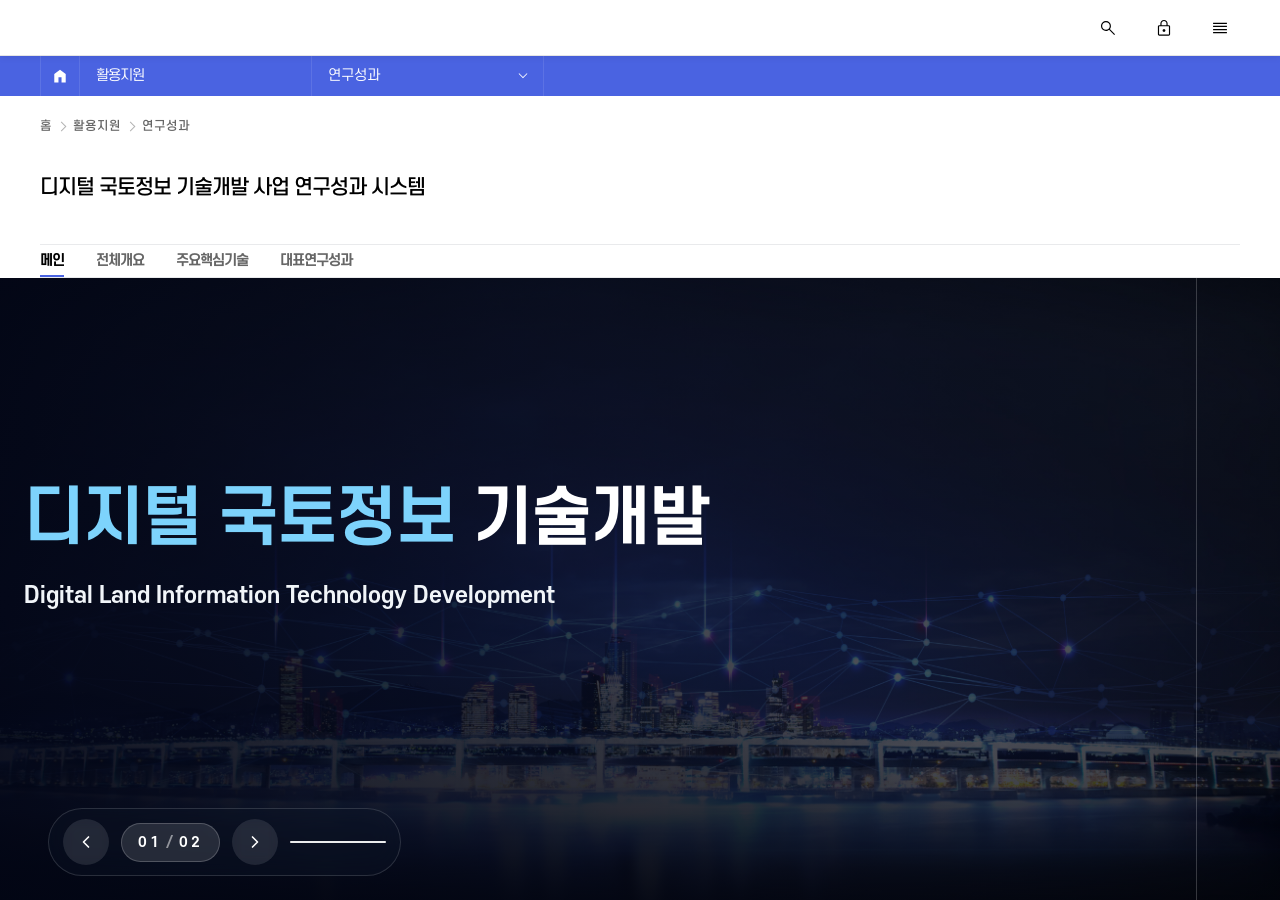
<file: index.html>
<!DOCTYPE html>
<html lang="ko">
<head>
<meta charset="utf-8">
<meta name="viewport" content="width=device-width, initial-scale=1.0, maximum-scale=1.0, minimum-scale=1.0, user-scalable=no, viewport-fit=cover">
<meta http-equiv="X-UA-Compatible" content="IE=Edge">
<title>연구성과 개방포털 – 디지털 국토정보 기술개발</title>

<link rel="stylesheet" type="text/css" href="css/jquery-ui.css">
<link rel="stylesheet" type="text/css" href="css/slick.css">
<link rel="stylesheet" type="text/css" href="css/common.css">
<link rel="stylesheet" type="text/css" href="css/responsive.css">
<link rel="stylesheet" type="text/css" href="css/dgt.css">

<script type="text/javascript">
var cmAppUrl = {
	po : "https://www.vworld.kr"
	, data : "https://www.vworld.kr"
	, dev : "https://www.vworld.kr"
	, user : "https://www.vworld.kr"
	, desk : "https://www.vworld.kr"
	, eng : "https://www.vworld.kr"
	, map : "https://map.vworld.kr"
	, apis : "https://apis.vworld.kr"
	, api : "https://api.vworld.kr"
}
</script>
<script type="text/javascript" src="js/jquery-3.6.1.min.js"></script>
<script type="text/javascript" src="js/jquery-ui.min.js"></script>
<script type="text/javascript" src="js/jquery.cookie.js"></script>
<script type="text/javascript" src="js/moment.min.js"></script>
<script type="text/javascript" src="js/slick.min.js"></script>
<script type="text/javascript" src="js/vue.min.js"></script>
<script type="text/javascript" src="js/common.js"></script>
<script type="text/javascript" src="js/common_fnc.js"></script>
<script type="text/javascript" src="js/common_login.js"></script>
<script type="text/javascript" src="js/common_msg.js"></script>
<script type="text/javascript" src="js/common_valid_msg.js"></script>
<script type="text/javascript" src="js/common_valid.js"></script>
<script type="text/javascript" src="js/common_menu.js"></script>
<script type="text/javascript" src="js/common_file.js"></script>
<script type="text/javascript">
var depth1=0; var depth2=0; var depth3=0; var depth4=0; var depth5=0;
</script>
</head>

<body>
	<div class="blind">
		<a href="#sitemapMenu">전체메뉴 바로가기</a>
		<a href="#headerMenu" class="mHide">메인메뉴 바로가기</a>
		<a href="#section">본문 바로가기</a>
	</div>
	<div id="app" class="container">
		<div class="template sub">

			<header class="header fix">
				<h1 class="logo"><a href="javascript:urlFnc.goMain();" title="메인화면으로 이동"><strong>V-world</strong>디지털트윈국토</a></h1>
				<nav class="gnb mHide" id="headerMenu"><ul><li class="toggle"><a href="javascript:menuFnc.move('4');" class="menu">지도조회</a><ul class="dropbox"><li><a href="javascript:menuFnc.move('https://map.vworld.kr/map/dtkmap.do');" class="menu">주제도</a></li><li><a href="javascript:menuFnc.move('https://map.vworld.kr/map/dtkmap.do?mode=MAPD101');" class="menu">분석 및 시뮬레이션</a></li><li><a href="javascript:menuFnc.move('https://map.vworld.kr/map/dtkmap.do?mode=MAPD100');" class="menu">실내지도</a></li></ul></li><li class="toggle"><a href="javascript:menuFnc.move('/dtmk/dtmk_main_s001.do');" class="menu">다운로드</a><ul class="dropbox"><li><a href="javascript:menuFnc.move('/dtmk/dtmk_intdtmk_s001.do');" class="menu">공간정보 소개</a></li><li><a href="javascript:menuFnc.move('/dtmk/dtmk_ntads_s001.do');" class="menu">공간정보 다운로드</a></li></ul></li><li class="toggle"><a href="javascript:menuFnc.move('/v4po_openapi_s001.do');" class="menu">오픈API</a><ul class="dropbox"><li><a href="javascript:menuFnc.move('/dev/v4apiRefer.do');" class="menu">API레퍼런스</a></li><li><a href="javascript:menuFnc.move('/dev/v4dv_icbbeta_s001.do');" class="menu">API인큐베이터</a></li><li><a href="javascript:menuFnc.move('https://v-world.github.io/Utilization-Model/');" class="menu">브이월드 활용모델</a></li></ul></li><li class="toggle"><a href="javascript:menuFnc.move('/v4po_svi_s001.do');" class="menu">서비스</a><ul class="dropbox"><li><a href="javascript:menuFnc.move('88');" class="menu">부동산 서비스</a></li><li><a href="javascript:menuFnc.move('95');" class="menu">3D데스크톱</a></li></ul></li><li class="toggle"><a href="javascript:menuFnc.move('103');" class="menu">활용지원</a><ul class="dropbox"><li><a href="javascript:menuFnc.move('/v4po_cdntr_s004.do');" class="menu">코디네이터</a></li><li><a href="javascript:menuFnc.move('/v4po_brdfaq_s001.do');" class="menu">자주 묻는 질문</a></li><li><a href="javascript:menuFnc.move('/v4po_brdqna_s001.do');" class="menu">질의응답</a></li></ul></li><li class="toggle"><a href="javascript:menuFnc.move('134');" class="menu">소통공간</a><ul class="dropbox"><li><a href="javascript:menuFnc.move('/v4po_brdnotice_s001.do');" class="menu">공지사항</a></li><li><a href="javascript:menuFnc.move('/v4po_brddata_s001.do');" class="menu">자료실</a></li><li><a href="javascript:menuFnc.move('/v4po_brdmedia_s001.do');" class="menu">미디어소식</a></li></ul></li><li class="toggle"><a href="javascript:menuFnc.move('/dtac/dtac_search_s001.do');" class="menu">기업정보</a><ul class="dropbox"><li><a href="javascript:menuFnc.move('/dtac/dtac_search_s002.do');" class="menu">기업정보 조회</a></li><li><a href="javascript:menuFnc.move('/dtac/dtac_search_s002.do?detailTyp=02');" class="menu">기업상품 조회</a></li></ul></li></ul></nav>
				<div class="btns">
					<div class="toggle one">
						<button type="button" class="bt max ico only find" title="통합검색">통합검색</button>
						<div class="overbox rt">
							<div class="set find">
								<label for="header_searchIdw" class="blind">통합검색</label>
								<input type="text" class="input validate[required]" id="header_searchIdw" name="searchIdw" value="" placeholder="통합검색" title="검색어">
								<a href="javascript:void(0);" class="bt ico only find" id="header_searchBtn">검색</a>
								<button type="button" class="bt ico only close">취소</button>
							</div>
						</div>
					</div>
					<div class="toggle one" id="login-before">
						<button type="button" id="btLogin" class="bt max ico only lock customToggle" title="로그인" onclick="loginFnc.def(undefined,'Y');">로그인/회원가입</button>
						<div class="dropbox">
							<div class="headline">
								<h4 class="title">로그인</h4>
								<button type="button" class="bt ico only close">닫기</button>
							</div>
							<form class="field">
								<label for="loginUsrIde" class="blind">아이디</label>
								<input type="text" id="loginUsrIde" class="input validate[required]" placeholder="아이디" title="아이디" maxlength="18">
								<label for="loginUsrPwd" class="blind">비밀번호</label>
								<input type="password" id="loginUsrPwd" class="input validate[required]" placeholder="비밀번호" title="비밀번호" autocomplete="on" maxlength="18">
								<div class="check"><input type="checkbox" id="chkUsrIde"><label for="chkUsrIde">아이디저장</label></div>
							</form>
							<div class="btns col">
								<button type="button" class="bt bg primary" onclick="loginFnc.login('loginUsrIde','loginUsrPwd','chkUsrIde');">로그인</button>
								<button type="button" class="bt bd primary" onclick="urlFnc.goJoin();">회원가입</button>
							</div>
							<div class="btns fs">
								<a class="linktxt" onclick="urlFnc.goFindId();">아이디찾기</a>
								<a class="linktxt" onclick="urlFnc.goFindPwd();">비밀번호찾기</a>
							</div>
						</div>
					</div>
					<button type="button" class="bt max ico only menu" title="전체메뉴" aria-haspopup="dialog" aria-controls="pop-sitemap">전체메뉴열기</button>
				</div>
			</header>

			<article class="sitemap hide" aria-hidden="true" id="pop-sitemap">
				<div class="conWrap">
					<div class="conHead">
						<h2 class="blind">전체메뉴</h2>
						<button type="button" class="bt max ico only home" title="메인화면 바로가기" onclick="urlFnc.goMain();">홈</button>
						<p class="infotxt">로그인 후 디지털트윈국토의 모든 서비스를 이용해 보세요.</p>
						<div class="btns ml">
							<a class="bt bd" href="javascript:anyidAdaptor.ssoLoginPage(window.location.pathname+window.location.search,'3');">로그인</a>
							<a class="bt bd" href="javascript:urlFnc.goJoin();">회원가입</a>
						</div>
						<button type="button" class="bt max ico only close" title="전체메뉴 닫기">전체메뉴 닫기</button>
					</div>
					<div class="conBody">
						<nav class="gnb" id="sitemapMenu"><ul><li class="toggle"><a href="javascript:menuFnc.move('/v4po_intbiz_a001.do','Y');" class="menu">브이월드 소개</a></li><li class="toggle"><a href="javascript:menuFnc.move('4','Y');" class="menu">지도조회</a><button type="button" class="bt ico only arrow">메뉴 열고닫기</button><ul class="slipbox"><li><a href="javascript:menuFnc.move('https://map.vworld.kr/map/dtkmap.do','Y');" class="menu">주제도</a></li><li><a href="javascript:menuFnc.move('https://map.vworld.kr/map/dtkmap.do?mode=MAPD101','Y');" class="menu">분석 및 시뮬레이션</a></li><li><a href="javascript:menuFnc.move('https://map.vworld.kr/map/dtkmap.do?mode=MAPD100','Y');" class="menu">실내지도</a></li></ul></li><li class="toggle"><a href="javascript:menuFnc.move('/dtmk/dtmk_main_s001.do','Y');" class="menu">다운로드</a><button type="button" class="bt ico only arrow">메뉴 열고닫기</button><ul class="slipbox"><li><a href="javascript:menuFnc.move('/dtmk/dtmk_intdtmk_s001.do','Y');" class="menu">공간정보 소개</a></li><li><a href="javascript:menuFnc.move('/dtmk/dtmk_ntads_s001.do','Y');" class="menu">공간정보 다운로드</a></li></ul></li><li class="toggle"><a href="javascript:menuFnc.move('/v4po_openapi_s001.do','Y');" class="menu">오픈API</a><button type="button" class="bt ico only arrow">메뉴 열고닫기</button><ul class="slipbox"><li><a href="javascript:menuFnc.move('/dev/v4apiRefer.do','Y');" class="menu">API레퍼런스</a></li><li><a href="javascript:menuFnc.move('/dev/v4dv_icbbeta_s001.do','Y');" class="menu">API인큐베이터</a></li></ul></li><li class="toggle"><a href="javascript:menuFnc.move('/v4po_svi_s001.do','Y');" class="menu">서비스</a><button type="button" class="bt ico only arrow">메뉴 열고닫기</button><ul class="slipbox"><li><a href="javascript:menuFnc.move('88','Y');" class="menu">부동산 서비스</a></li><li><a href="javascript:menuFnc.move('95','Y');" class="menu">3D데스크톱</a></li></ul></li><li class="toggle"><a href="javascript:menuFnc.move('103','Y');" class="menu">활용지원</a><button type="button" class="bt ico only arrow">메뉴 열고닫기</button><ul class="slipbox"><li><a href="javascript:menuFnc.move('/v4po_cdntr_s004.do','Y');" class="menu">코디네이터</a></li><li><a href="javascript:menuFnc.move('/v4po_brdfaq_s001.do','Y');" class="menu">자주 묻는 질문</a></li><li><a href="javascript:menuFnc.move('/v4po_brdqna_s001.do','Y');" class="menu">질의응답</a></li></ul></li><li class="toggle"><a href="javascript:menuFnc.move('134','Y');" class="menu">소통공간</a><button type="button" class="bt ico only arrow">메뉴 열고닫기</button><ul class="slipbox"><li><a href="javascript:menuFnc.move('/v4po_brdnotice_s001.do','Y');" class="menu">공지사항</a></li><li><a href="javascript:menuFnc.move('/v4po_brddata_s001.do','Y');" class="menu">자료실</a></li><li><a href="javascript:menuFnc.move('/v4po_brdmedia_s001.do','Y');" class="menu">미디어소식</a></li></ul></li></ul></nav>
					</div>
				</div>
			</article>

			<section class="section" id="section">
				<nav class="lnb">
					<div class="inner" id="lnbMenu">
						<a href="javascript:urlFnc.goMain();" class="bt ico only home" title="메인 바로가기">메인</a>
						<h2 id="depth1" class="title"><a href="javascript:menuFnc.move('9');" class="menu">활용지원</a></h2>
						<div class="one toggle" id="depth2"><p href="javascript:menuFnc.move('/dtmk/dtmk_ntads_s001.do');" class="menu">연구성과</p><p class="menu"></p><button type="button" class="bt ico arrow only">메뉴선택</button></div>
					</div>
				</nav>
				<aside class="location">
					<div class="inner">
						<div class="path" id="locationMenu"><span>홈</span><span>활용지원</span><span>연구성과</span></div>
					</div>
				</aside>

				<script type="text/javascript">
				$(document).ready(function() {menuFnc.locationYn = "Y";});
				var footerObj = {
					move : function(){
						if($("#footerPageMove").val() == ""){
							msgFnc.alert({text : "이동할 사이트를 선택해주세요.", callBackConfirmFnc : function(){$("#footerPageMove").focus();}});
							return;
						}
						window.open($("#footerPageMove").val(), '_blank');
					}
				};

				document.addEventListener('DOMContentLoaded', () => {
					/* 히어로 슬라이더 */
					const heroSlides = [...document.querySelectorAll('.hero-slide')];
					const currentSlideText = document.getElementById('currentSlide');
					const totalSlidesText = document.getElementById('totalSlides');
					const progressBar = document.getElementById('heroProgress');
					const prevSlideButton = document.getElementById('prevSlide');
					const nextSlideButton = document.getElementById('nextSlide');
					const revealItems = [...document.querySelectorAll('.reveal')];

					let slideIndex = 0;
					let slideTimer = null;
					const slideDelay = 5000;

					totalSlidesText.textContent = String(heroSlides.length).padStart(2, '0');

					function restartProgress() {
						progressBar.classList.remove('animate');
						void progressBar.offsetWidth;
						progressBar.classList.add('animate');
					}

					function showSlide(index) {
						slideIndex = (index + heroSlides.length) % heroSlides.length;
						heroSlides.forEach((slide, idx) => {
							slide.classList.toggle('active', idx === slideIndex);
						});
						currentSlideText.textContent = String(slideIndex + 1).padStart(2, '0');
						restartProgress();
					}

					function startSlider() {
						window.clearInterval(slideTimer);
						slideTimer = window.setInterval(() => showSlide(slideIndex + 1), slideDelay);
					}

					prevSlideButton.addEventListener('click', () => { showSlide(slideIndex - 1); startSlider(); });
					nextSlideButton.addEventListener('click', () => { showSlide(slideIndex + 1); startSlider(); });

					heroSlides.forEach(slide => slide.classList.remove('active'));
					requestAnimationFrame(() => {
						requestAnimationFrame(() => {
							showSlide(0);
							startSlider();
						});
					});

					/* 스크롤 reveal */
					const revealObserver = new IntersectionObserver((entries, observer) => {
						entries.forEach((entry) => {
							if (entry.isIntersecting) {
								entry.target.classList.add('visible');
								observer.unobserve(entry.target);
							}
						});
					}, { threshold: 0.14, rootMargin: '0px 0px -40px 0px' });

					revealItems.forEach((item) => revealObserver.observe(item));
				});
				</script>

				<article class="article sds main">

					<div class="headline">
						<div class="inner">
							<h3 class="title">디지털 국토정보 기술개발 사업 연구성과 시스템</h3>
						</div>
					</div>

					<article class="content main-content">
						<div class="inner sds-page-main sds-main-tabs-wrap">
							<nav class="tabs bd br fix">
								<ul>
									<li><a href="index.html" class="tab on" title="선택된 탭">메인</a></li>
									<li><a href="intro.html" class="tab" title="">전체개요</a></li>
									<li><a href="tech.html" class="tab" title="">주요핵심기술</a></li>
									<li><a href="list.html" class="tab" title="">대표연구성과</a></li>
								</ul>
							</nav>
						</div>

						<!-- 히어로 섹션 -->
						<section class="hero-section">
							<div id="heroSlides" class="hero-slides">
								<article class="hero-slide active" data-index="0">
									<div class="hero-media hero-media-1"></div>
									<div class="hero-black-overlay"></div>
									<div class="hero-overlay"></div>
									<div class="hero-guide-line"></div>
									<div class="hero-content">
										<div class="hero-copy">
											<h1 class="hero-title">
												<span class="hero-highlight">디지털 국토정보</span> 기술개발
											</h1>
											<p class="hero-subtitle">
												Digital Land Information Technology Development
											</p>
										</div>
									</div>
								</article>

								<article class="hero-slide" data-index="1">
									<div class="hero-media hero-media-2"></div>
									<div class="hero-black-overlay"></div>
									<div class="hero-overlay alt"></div>
									<div class="hero-guide-line"></div>
									<div class="hero-content">
										<div class="hero-copy wide">
											<h2 class="hero-title sub">
												국토정보의 <span class="hero-highlight">초정밀化</span>와 <span class="hero-highlight">초연결化</span>를 통한
												디지털 국토 실현
											</h2>
											<p class="hero-subtitle min">
												Digital Land Information Technology Development
											</p>
											<div class="hero-btns">
												<a href="intro.html" class="bt bg primary hero-pill-btn">
													기술 소개 보기
													<img src="data/static/icons/arrow-right.svg" class="icon-sm" width="24" height="24" aria-hidden="true">
												</a>
												<a href="list.html" class="bt hero-pill-btn ghost-btn">
													연구성과 바로 보기
												</a>
											</div>
										</div>
									</div>
								</article>
							</div>

							<div class="hero-controls">
								<div class="hero-control-inner">
									<button id="prevSlide" type="button" class="bt ico only slide-btn" aria-label="이전 슬라이드">
										<img src="data/static/icons/chevron-left.svg" class="icon-md" width="24" height="24" aria-hidden="true">
									</button>
									<div class="hero-counter">
										<span id="currentSlide">01</span>
										<span class="sep">/</span>
										<span id="totalSlides">02</span>
									</div>
									<button id="nextSlide" type="button" class="bt ico only slide-btn" aria-label="다음 슬라이드">
										<img src="data/static/icons/chevron-right.svg" class="icon-md" width="24" height="24" aria-hidden="true">
									</button>
									<div class="hero-progress">
										<div id="heroProgress" class="hero-progress-bar"></div>
									</div>
								</div>
							</div>
						</section>

						<!-- 기술개발 카드 섹션 -->
						<section class="section-padding tech-section">
							<div class="section-inner">
								<div class="tech-shell">
									<div class="tech-heading reveal">
										<div class="tech-heading-copy">
											<p class="tech-kicker">Technology Development</p>
											<h2 class="tech-title">기술개발</h2>
											<p class="tech-desc">각 핵심 주요 연구 및 기술 소개</p>
										</div>
									</div>

									<div class="tech-grid">
										<a href="tech.html#cores-1" class="tech-card tech-card-1 reveal">
											<span class="tech-card-label">1 핵심</span>
											<h3 class="tech-card-title">초정밀 디지털 국토정보 획득을 위한 절대·상대·연속복합 측위 고도화</h3>
											<p class="tech-card-desc">Multi-GNSS, 센서 융합 등을 이용하여 GNSS 음영지역을 해소하고 끊김없는 실시간 위치정보를 제공하는 기술 개발</p>
										</a>

										<a href="tech.html#cores-2" class="tech-card tech-card-2 tech-card-shift-down reveal">
											<span class="tech-card-label">2 핵심</span>
											<h3 class="tech-card-title">다차원/다시점 공간데이터 기반 국토정보 변화인식 및 자동갱신</h3>
											<p class="tech-card-desc">고정밀·고품질의 3차원 디지털 국토정보를 구축하고 정확한 국가공간 DB 자동갱신을 위한 다종 공간데이터 상호운용성 확보</p>
										</a>

										<a href="tech.html#cores-3" class="tech-card tech-card-3 tech-card-shift-up reveal">
											<span class="tech-card-label">3 핵심</span>
											<h3 class="tech-card-title">융복합 데이터의 통합활용 및 운용검증 체계 구축</h3>
											<p class="tech-card-desc">디지털 국토정보를 체계적으로 자원화하고 안정성·확장성 높은 통합테스트베드 플랫폼 구축</p>
										</a>

										<a href="tech.html#cores-4" class="tech-card tech-card-4 reveal">
											<span class="tech-card-label">4 핵심</span>
											<h3 class="tech-card-title">차세대 고정/이동플랫폼 기반 동적주제도 구축</h3>
											<p class="tech-card-desc">준실시간으로 생활 SOC 동적공간정보를 고정·이동 플랫폼으로 감지·추적하여 사회문제해결형 동적주제도 구축</p>
										</a>
									</div>
								</div>
							</div>
						</section>

					</article><!-- /content -->
				</article><!-- /article.sds.main -->
			</section>

			<footer class="footer">
				<nav class="nav">
					<ul>
						<li><a href="javascript:urlFnc.goAgree();" class="menu">이용약관</a></li>
						<li><a href="javascript:urlFnc.goPrivacy();" class="menu"><strong>개인정보처리방침</strong></a></li>
						<li><a href="javascript:urlFnc.goUnauthEmail();" class="menu">이메일무단수집거부</a></li>
						<li><a href="javascript:urlFnc.goCpyrht();" class="menu">저작권정책</a></li>
						<li><a href="javascript:urlFnc.goIntrcn();" class="menu">브이월드소개</a></li>
					</ul>
				</nav>
				<div class="cscenter">
					<h6 class="title">고객센터
						<em>
							<div class="btns">
								<a href="tel:16610115" class="bt ico call bg">1661 - 0115</a>
								<a href="mailto:vworld@spacen.or.kr" class="bt ico mail bg">vworld@spacen.or.kr</a>
							</div>
						</em>
					</h6>
					<div class="btns"><em>평일 09:00 ~ 18:00 (중식 12:00 ~ 13:00) / 주말 및 공휴일 휴무</em></div>
					<div class="spacen">
						<div class="logo"><strong>공간정보산업진흥원</strong></div>
						<p class="address">[13487] 경기 성남시 분당구 판교로 242 PDC타워 C동 601호 공간정보산업진흥원</p>
					</div>
				</div>
				<div class="organizer">
					<div class="logo"><strong>V-world</strong>디지털트윈국토</div>
					<p class="address">[30103] 세종특별자치시 도움6로 11 국토교통부</p>
					<p class="copyright">Copyright (C) Ministry of Land, Infrastructure and Transport 2023. All Rights Reserved.</p>
				</div>
				<div class="set">
					<label for="footerPageMove" class="blind">사이트 바로가기</label>
					<select class="select" id="footerPageMove">
						<option value="" selected="">사이트 바로가기</option>
						<option value="https://www.molit.go.kr/">국토교통부</option>
						<option value="https://www.ngii.go.kr/">국토지리정보원</option>
						<option value="http://spacen.or.kr/">공간정보산업진흥원</option>
						<option value="https://www.spacein.kr/">공간정보교육포털</option>
						<option value="https://www.lx.or.kr/kor.do">한국국토정보공사</option>
					</select>
					<button class="bt bg" onclick="footerObj.move();">이동</button>
				</div>
				<a href="#top" class="bt ico go only">상단 이동</a>
			</footer>

		</div>
	</div>
</body>
</html>
</file>
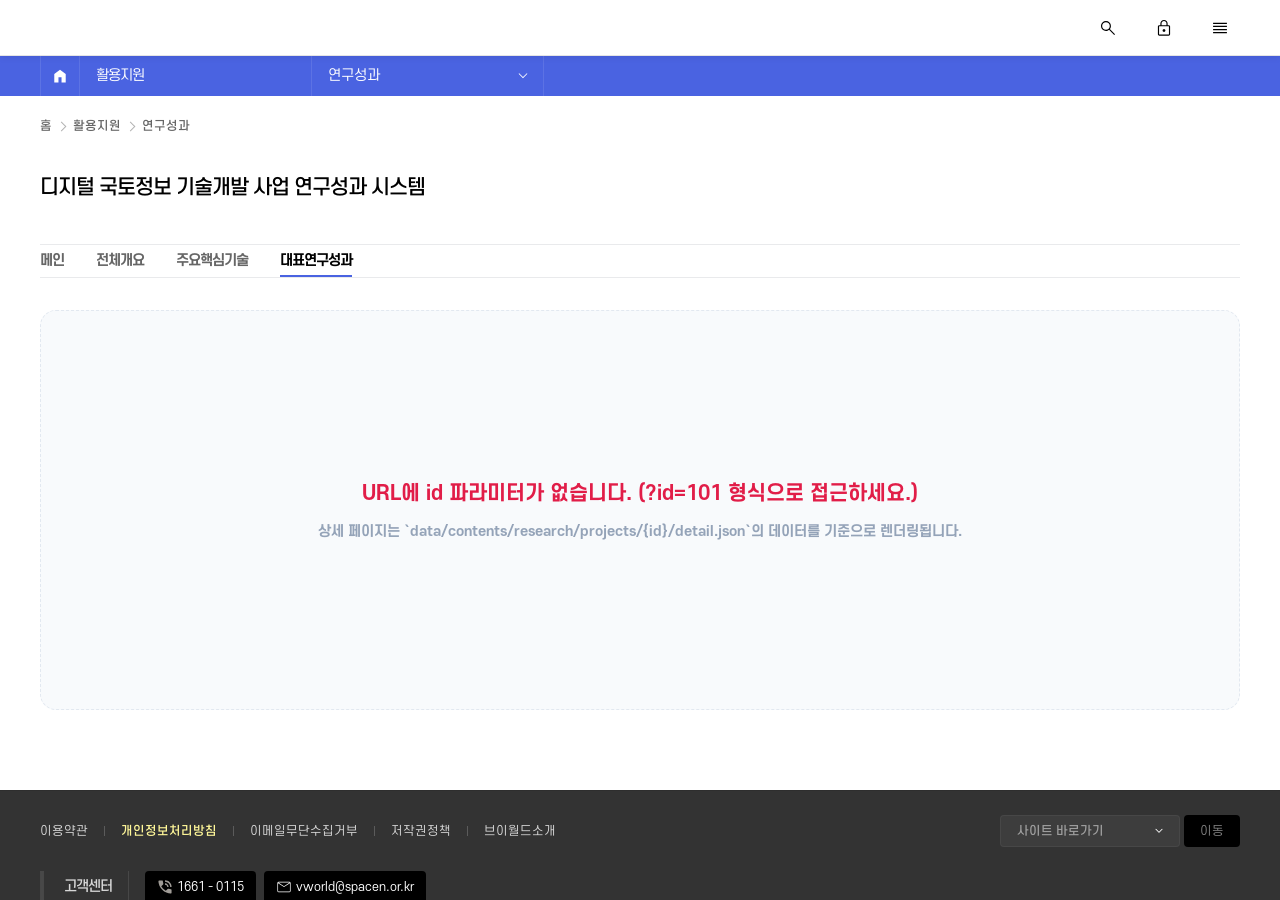
<file: detail.html>
<!DOCTYPE html>
<html lang="ko">
<head>
	<meta charset="utf-8">
	<meta name="viewport" content="width=device-width, initial-scale=1.0, maximum-scale=1.0, minimum-scale=1.0, user-scalable=no, viewport-fit=cover">
	<meta http-equiv="X-UA-Compatible" content="IE=Edge">
	<title>연구성과 상세</title>

	<link rel="stylesheet" type="text/css" href="css/jquery-ui.css">
	<link rel="stylesheet" type="text/css" href="css/slick.css">
	<link rel="stylesheet" type="text/css" href="css/common.css">
	<link rel="stylesheet" type="text/css" href="css/responsive.css">
	<link rel="stylesheet" type="text/css" href="css/dgt.css">

	<script type="text/javascript">
	var cmAppUrl = {
		po   : "https://www.vworld.kr",
		data : "https://www.vworld.kr",
		dev  : "https://www.vworld.kr",
		user : "https://www.vworld.kr",
		desk : "https://www.vworld.kr",
		eng  : "https://www.vworld.kr",
		map  : "https://map.vworld.kr",
		apis : "https://apis.vworld.kr",
		api  : "https://api.vworld.kr"
	}
	</script>
	<script type="text/javascript" src="js/jquery-3.6.1.min.js"></script>
	<script type="text/javascript" src="js/jquery-ui.min.js"></script>
	<script type="text/javascript" src="js/jquery.cookie.js"></script>
	<script type="text/javascript" src="js/moment.min.js"></script>
	<script type="text/javascript" src="js/slick.min.js"></script>
	<script type="text/javascript" src="js/vue.min.js"></script>
	<script type="text/javascript" src="js/common.js"></script>
	<script type="text/javascript" src="js/common_fnc.js"></script>
	<script type="text/javascript" src="js/common_login.js"></script>
	<script type="text/javascript" src="js/common_msg.js"></script>
	<script type="text/javascript" src="js/common_valid_msg.js"></script>
	<script type="text/javascript" src="js/common_valid.js"></script>
	<script type="text/javascript" src="js/common_menu.js"></script>
	<script type="text/javascript" src="js/common_file.js"></script>
	<script type="text/javascript" src="js/spectrum.min.js"></script>
	<script type="text/javascript">
		var depth1=0; var depth2=0; var depth3=0; var depth4=0; var depth5=0;
	</script>
</head>

<body>
	<div class="blind">
		<a href="#sitemapMenu">전체메뉴 바로가기</a>
		<a href="#headerMenu" class="mHide">메인메뉴 바로가기</a>
		<a href="#section">본문 바로가기</a>
	</div>
	<div id="app" class="container">
		<div class="template sub">

			<header class="header fix">
				<h1 class="logo"><a href="javascript:urlFnc.goMain();" title="메인화면으로 이동"><strong>V-world</strong>디지털트윈국토</a></h1>
				<nav class="gnb mHide" id="headerMenu"><ul><li class="toggle"><a href="javascript:menuFnc.move('4');" class="menu">지도조회</a><ul class="dropbox"><li><a href="javascript:menuFnc.move('https://map.vworld.kr/map/dtkmap.do');" class="menu">주제도</a></li><li><a href="javascript:menuFnc.move('https://map.vworld.kr/map/dtkmap.do?mode=MAPD101');" class="menu">분석 및 시뮬레이션</a></li><li><a href="javascript:menuFnc.move('https://map.vworld.kr/map/dtkmap.do?mode=MAPD100');" class="menu">실내지도</a></li></ul></li><li class="toggle"><a href="javascript:menuFnc.move('/dtmk/dtmk_main_s001.do');" class="menu">다운로드</a><ul class="dropbox"><li><a href="javascript:menuFnc.move('/dtmk/dtmk_intdtmk_s001.do');" class="menu">공간정보 소개</a></li><li><a href="javascript:menuFnc.move('/dtmk/dtmk_ntads_s001.do');" class="menu">공간정보 다운로드</a></li></ul></li><li class="toggle"><a href="javascript:menuFnc.move('/v4po_openapi_s001.do');" class="menu">오픈API</a><ul class="dropbox"><li><a href="javascript:menuFnc.move('/dev/v4apiRefer.do');" class="menu">API레퍼런스</a></li><li><a href="javascript:menuFnc.move('/dev/v4dv_icbbeta_s001.do');" class="menu">API인큐베이터</a></li><li><a href="javascript:menuFnc.move('https://v-world.github.io/Utilization-Model/');" class="menu">브이월드 활용모델</a></li></ul></li><li class="toggle"><a href="javascript:menuFnc.move('/v4po_svi_s001.do');" class="menu">서비스</a><ul class="dropbox"><li><a href="javascript:menuFnc.move('88');" class="menu">부동산 서비스</a></li><li><a href="javascript:menuFnc.move('95');" class="menu">3D데스크톱</a></li></ul></li><li class="toggle"><a href="javascript:menuFnc.move('103');" class="menu">활용지원</a><ul class="dropbox"><li><a href="javascript:menuFnc.move('/v4po_cdntr_s004.do');" class="menu">코디네이터</a></li><li><a href="javascript:menuFnc.move('/v4po_brdfaq_s001.do');" class="menu">자주 묻는 질문</a></li><li><a href="javascript:menuFnc.move('/v4po_brdqna_s001.do');" class="menu">질의응답</a></li></ul></li><li class="toggle"><a href="javascript:menuFnc.move('134');" class="menu">소통공간</a><ul class="dropbox"><li><a href="javascript:menuFnc.move('/v4po_brdnotice_s001.do');" class="menu">공지사항</a></li><li><a href="javascript:menuFnc.move('/v4po_brddata_s001.do');" class="menu">자료실</a></li><li><a href="javascript:menuFnc.move('/v4po_brdmedia_s001.do');" class="menu">미디어소식</a></li></ul></li><li class="toggle"><a href="javascript:menuFnc.move('/dtac/dtac_search_s001.do');" class="menu">기업정보</a><ul class="dropbox"><li><a href="javascript:menuFnc.move('/dtac/dtac_search_s002.do');" class="menu">기업정보 조회</a></li><li><a href="javascript:menuFnc.move('/dtac/dtac_search_s002.do?detailTyp=02');" class="menu">기업상품 조회</a></li></ul></li></ul></nav>
				<div class="btns">
					<div class="toggle one">
						<button type="button" class="bt max ico only find" title="통합검색">통합검색</button>
						<div class="overbox rt">
							<div class="set find">
								<label for="header_searchIdw" class="blind">통합검색</label>
								<input type="text" class="input validate[required]" id="header_searchIdw" name="searchIdw" value="" placeholder="통합검색" title="검색어">
								<a href="javascript:void(0);" class="bt ico only find" id="header_searchBtn">검색</a>
								<button type="button" class="bt ico only close">취소</button>
							</div>
						</div>
					</div>
					<div class="toggle one" id="login-before">
						<button type="button" id="btLogin" class="bt max ico only lock customToggle" title="로그인" onclick="loginFnc.def(undefined,'Y');">로그인/회원가입</button>
						<div class="dropbox">
							<div class="headline">
								<h4 class="title">로그인</h4>
								<button type="button" class="bt ico only close">닫기</button>
							</div>
							<form class="field">
								<label for="loginUsrIde" class="blind">아이디</label>
								<input type="text" id="loginUsrIde" class="input validate[required]" placeholder="아이디" title="아이디" maxlength="18">
								<label for="loginUsrPwd" class="blind">비밀번호</label>
								<input type="password" id="loginUsrPwd" class="input validate[required]" placeholder="비밀번호" title="비밀번호" autocomplete="on" maxlength="18">
								<div class="check"><input type="checkbox" id="chkUsrIde"><label for="chkUsrIde">아이디저장</label></div>
							</form>
							<div class="btns col">
								<button type="button" class="bt bg primary" onclick="loginFnc.login('loginUsrIde','loginUsrPwd','chkUsrIde');">로그인</button>
								<button type="button" class="bt bd primary" onclick="urlFnc.goJoin();">회원가입</button>
							</div>
							<div class="btns fs">
								<a class="linktxt" onclick="urlFnc.goFindId();">아이디찾기</a>
								<a class="linktxt" onclick="urlFnc.goFindPwd();">비밀번호찾기</a>
							</div>
						</div>
					</div>
					<button type="button" class="bt max ico only menu" title="전체메뉴" aria-haspopup="dialog" aria-controls="pop-sitemap">전체메뉴열기</button>
				</div>
			</header>

			<article class="sitemap hide" aria-hidden="true" id="pop-sitemap">
				<div class="conWrap">
					<div class="conHead">
						<h2 class="blind">전체메뉴</h2>
						<button type="button" class="bt max ico only home" title="메인화면 바로가기" onclick="urlFnc.goMain();">홈</button>
						<p class="infotxt">로그인 후 디지털트윈국토의 모든 서비스를 이용해 보세요.</p>
						<div class="btns ml">
							<a class="bt bd" href="javascript:anyidAdaptor.ssoLoginPage(window.location.pathname+window.location.search,'3');">로그인</a>
							<a class="bt bd" href="javascript:urlFnc.goJoin();">회원가입</a>
						</div>
						<button type="button" class="bt max ico only close" title="전체메뉴 닫기">전체메뉴 닫기</button>
					</div>
					<div class="conBody">
						<nav class="gnb" id="sitemapMenu"><ul><li class="toggle"><a href="javascript:menuFnc.move('/v4po_intbiz_a001.do','Y');" class="menu">브이월드 소개</a></li><li class="toggle"><a href="javascript:menuFnc.move('4','Y');" class="menu">지도조회</a><button type="button" class="bt ico only arrow">메뉴 열고닫기</button><ul class="slipbox"><li><a href="javascript:menuFnc.move('https://map.vworld.kr/map/dtkmap.do','Y');" class="menu">주제도</a></li><li><a href="javascript:menuFnc.move('https://map.vworld.kr/map/dtkmap.do?mode=MAPD101','Y');" class="menu">분석 및 시뮬레이션</a></li><li><a href="javascript:menuFnc.move('https://map.vworld.kr/map/dtkmap.do?mode=MAPD100','Y');" class="menu">실내지도</a></li></ul></li><li class="toggle"><a href="javascript:menuFnc.move('/dtmk/dtmk_main_s001.do','Y');" class="menu">다운로드</a><button type="button" class="bt ico only arrow">메뉴 열고닫기</button><ul class="slipbox"><li><a href="javascript:menuFnc.move('/dtmk/dtmk_intdtmk_s001.do','Y');" class="menu">공간정보 소개</a></li><li><a href="javascript:menuFnc.move('/dtmk/dtmk_ntads_s001.do','Y');" class="menu">공간정보 다운로드</a></li></ul></li><li class="toggle"><a href="javascript:menuFnc.move('/v4po_openapi_s001.do','Y');" class="menu">오픈API</a><button type="button" class="bt ico only arrow">메뉴 열고닫기</button><ul class="slipbox"><li><a href="javascript:menuFnc.move('/dev/v4apiRefer.do','Y');" class="menu">API레퍼런스</a></li><li><a href="javascript:menuFnc.move('/dev/v4dv_icbbeta_s001.do','Y');" class="menu">API인큐베이터</a></li></ul></li><li class="toggle"><a href="javascript:menuFnc.move('/v4po_svi_s001.do','Y');" class="menu">서비스</a><button type="button" class="bt ico only arrow">메뉴 열고닫기</button><ul class="slipbox"><li><a href="javascript:menuFnc.move('88','Y');" class="menu">부동산 서비스</a></li><li><a href="javascript:menuFnc.move('95','Y');" class="menu">3D데스크톱</a></li></ul></li><li class="toggle"><a href="javascript:menuFnc.move('103','Y');" class="menu">활용지원</a><button type="button" class="bt ico only arrow">메뉴 열고닫기</button><ul class="slipbox"><li><a href="javascript:menuFnc.move('/v4po_cdntr_s004.do','Y');" class="menu">코디네이터</a></li><li><a href="javascript:menuFnc.move('/v4po_brdfaq_s001.do','Y');" class="menu">자주 묻는 질문</a></li><li><a href="javascript:menuFnc.move('/v4po_brdqna_s001.do','Y');" class="menu">질의응답</a></li></ul></li><li class="toggle"><a href="javascript:menuFnc.move('134','Y');" class="menu">소통공간</a><button type="button" class="bt ico only arrow">메뉴 열고닫기</button><ul class="slipbox"><li><a href="javascript:menuFnc.move('/v4po_brdnotice_s001.do','Y');" class="menu">공지사항</a></li><li><a href="javascript:menuFnc.move('/v4po_brddata_s001.do','Y');" class="menu">자료실</a></li><li><a href="javascript:menuFnc.move('/v4po_brdmedia_s001.do','Y');" class="menu">미디어소식</a></li></ul></li></ul></nav>
					</div>
				</div>
			</article>

			<section class="section" id="section">
				<nav class="lnb">
					<div class="inner" id="lnbMenu">
						<a href="index.html" class="bt ico only home" title="메인 바로가기">메인</a>
						<h2 id="depth1" class="title"><a href="intro.html" class="menu">활용지원</a></h2>
						<div class="one toggle" id="depth2"><a href="list.html" class="menu">연구성과</a><p class="menu"></p><button type="button" class="bt ico arrow only">메뉴선택</button></div>
					</div>
				</nav>
				<aside class="location">
					<div class="inner">
						<div class="path" id="locationMenu"><span>홈</span><span>활용지원</span><span>연구성과</span></div>
					</div>
				</aside>

					<script type="text/javascript">
					$(document).ready(function() {menuFnc.locationYn = "Y";});
					var footerObj = {
						move : function(){
							if($("#footerPageMove").val() == ""){
								msgFnc.alert({text : "이동할 사이트를 선택해주세요.", callBackConfirmFnc : function(){$("#footerPageMove").focus();}});
								return;
							}
							window.open($("#footerPageMove").val(), '_blank');
						}
					};

						const RESEARCH_HEADER_ROWS = [
							[
								{ html: '구분', rowspan: 2 },
								{ html: '연구 수행 내용', colspan: 10 }
							],
							[
								{ html: "'22<br>(1차년도)" },
								{ html: "'23<br>(2차년도)" },
								{ html: "'24<br>(3차년도)", colspan: 3 },
								{ html: "'25<br>(4차년도)", colspan: 3 },
								{ html: "'26<br>(5차년도)", colspan: 2 }
							]
						];
						const DOWNLOAD_YEAR_ORDER = ['y22', 'y23', 'y24', 'y25', 'y26'];
						const DOWNLOAD_YEAR_LABELS = {
							y22: "'22 (1차년도)",
							y23: "'23 (2차년도)",
							y24: "'24 (3차년도)",
							y25: "'25 (4차년도)",
							y26: "'26 (5차년도)"
						};
						const ADMIN_PREVIEW_STORAGE_KEY = 'admin-detail-preview';
						const PROJECTS_ROOT_URL = 'data/contents/research/projects';
						let currentDetail = null;
						let downloadGroupMap = {};
						let downloadItemMap = {};
						let modalDownloadItems = [];
						let modalContext = null;
						let treeNodeCounter = 0;
						let accordionNodeCounter = 0;
					
						function escapeHtml(value) {
							return String(value ?? '')
								.replace(/&/g, '&amp;')
								.replace(/</g, '&lt;')
								.replace(/>/g, '&gt;')
								.replace(/"/g, '&quot;')
								.replace(/'/g, '&#39;');
						}
					
						function renderMaybeHtml(value) {
							return value == null ? '' : value;
						}
					
						function getResearchHeaderRows(table) {
							return Array.isArray(table?.headerRows) && table.headerRows.length ? table.headerRows : RESEARCH_HEADER_ROWS;
						}
					
						function getResearchYearSegments(table) {
							const yearRow = getResearchHeaderRows(table)[1] || [];
							let cursor = 0;
							return yearRow.map((cell) => {
								const span = Math.max(1, Number(cell?.colspan || 1));
								const segment = {
									html: cell.html || escapeHtml(cell.text || ''),
									start: cursor,
									end: cursor + span
								};
								cursor += span;
								return segment;
							});
						}
					
						function getResearchLeafColumnCount(table) {
							return getResearchYearSegments(table).reduce((max, segment) => Math.max(max, segment.end), 0);
						}
					
						function getExtensionMeta(ext) {
							const normalized = String(ext || '').toUpperCase();
							const map = {
								PDF: { extClass: 'sds-ext-pdf', iconName: 'file-text-red' },
								ZIP: { extClass: 'sds-ext-zip', iconName: 'archive' },
								CSV: { extClass: 'sds-ext-data', iconName: 'table' },
								XLS: { extClass: 'sds-ext-data', iconName: 'table' },
								XLSX: { extClass: 'sds-ext-data', iconName: 'table' },
								JSON: { extClass: 'sds-ext-code', iconName: 'braces' },
								GEOJSON: { extClass: 'sds-ext-map', iconName: 'map' },
								TOPOJSON: { extClass: 'sds-ext-map', iconName: 'map' },
								XML: { extClass: 'sds-ext-code', iconName: 'code-2' },
								HTML: { extClass: 'sds-ext-code', iconName: 'code-2' },
								KML: { extClass: 'sds-ext-map', iconName: 'map' },
								SHP: { extClass: 'sds-ext-map', iconName: 'map' },
								MAP: { extClass: 'sds-ext-map', iconName: 'map' },
								PNG: { extClass: 'sds-ext-image', iconName: 'image' },
								JPG: { extClass: 'sds-ext-image', iconName: 'image' },
								JPEG: { extClass: 'sds-ext-image', iconName: 'image' },
								GIF: { extClass: 'sds-ext-image', iconName: 'image' },
								TIF: { extClass: 'sds-ext-image', iconName: 'image' },
								TIFF: { extClass: 'sds-ext-image', iconName: 'image' },
								BMP: { extClass: 'sds-ext-image', iconName: 'image' },
								HWP: { extClass: 'sds-ext-doc', iconName: 'file-text-blue' },
								HWPX: { extClass: 'sds-ext-doc', iconName: 'file-text-blue' },
								DOC: { extClass: 'sds-ext-doc', iconName: 'file-text-blue' },
								DOCX: { extClass: 'sds-ext-doc', iconName: 'file-text-blue' },
								TXT: { extClass: 'sds-ext-text', iconName: 'file-text-gray' },
								MD: { extClass: 'sds-ext-text', iconName: 'file-text-gray' },
								PPT: { extClass: 'sds-ext-slide', iconName: 'presentation' },
								PPTX: { extClass: 'sds-ext-slide', iconName: 'presentation' },
								LINK: { extClass: 'sds-ext-link', iconName: 'link-2' }
							};
							return map[normalized] || { extClass: 'sds-ext-file', iconName: 'file' };
						}
					
						function getFileExtensionToken(item) {
							const ext = String(item?.ext || '').trim();
							if (ext) return ext.replace(/^\./, '').toLowerCase();
							const name = String(item?.name || '').trim();
							const match = name.match(/\.([^.]+)$/);
							return match ? match[1].toLowerCase() : '';
						}
					
						function getGuideFormatMeta(item) {
							const token = getFileExtensionToken(item);
							const map = {
								shp: ['shp', 'shp'],
								csv: ['csv', 'csv'],
								xls: ['xls', 'xls'],
								xlsx: ['xlsx', 'xlsx'],
								zip: ['zip', 'zip'],
								pdf: ['pdf', 'pdf'],
								hwp: ['hwp', 'hwp'],
								hwpx: ['hwp', 'hwp'],
								xml: ['xml', 'xml'],
								map: ['map', 'map'],
								json: ['json', 'json'],
								geojson: ['json', 'geojson'],
								topojson: ['json', 'topojson'],
								'2d': ['d2', '2d'],
								d2: ['d2', '2d'],
								'3d': ['d3', '3d'],
								d3: ['d3', '3d'],
								ppt: ['ppt', 'ppt'],
								pptx: ['ppt', 'ppt'],
								doc: ['doc', 'doc'],
								docx: ['doc', 'doc'],
								txt: ['text', 'txt'],
								text: ['text', 'txt'],
								md: ['text', 'txt'],
								png: ['img', 'png'],
								jpg: ['img', 'jpg'],
								jpeg: ['img', 'jpg'],
								gif: ['img', 'gif'],
								tif: ['img', 'tif'],
								tiff: ['img', 'tif'],
								bmp: ['img', 'bmp']
							};
							return map[token] ? { className: map[token][0], label: map[token][1] } : null;
						}
					
						function formatInstitutions(value) {
							return Array.isArray(value) ? value.join(', ') : value;
						}
					
						function hasDisplayValue(value) {
							if (Array.isArray(value)) return value.some((item) => String(item ?? '').trim());
							return String(value ?? '').trim() !== '';
						}
					
						function hasDownloadTarget(item) {
							return Boolean(String(item?.url || '').trim() || String(item?.fileKey || '').trim());
						}
					
						function getDownloadGroups(detail) {
							return DOWNLOAD_YEAR_ORDER
								.filter((yearKey) => Array.isArray(detail.downloads?.[yearKey]) && detail.downloads[yearKey].length > 0)
								.map((yearKey) => ({ id: yearKey, yearLabel: DOWNLOAD_YEAR_LABELS[yearKey], folders: detail.downloads[yearKey] }))
								.filter((group) => getGroupItems(group).length > 0);
						}
					
						function getGroupItems(group) {
							return (group?.folders || []).flatMap((folder) => {
								const folderName = folder.name || folder.folder || '폴더';
								return (folder.items || [])
									.filter(hasDownloadTarget)
									.map((item) => ({ ...item, groupId: group.id, yearLabel: group.yearLabel, folderName }));
							});
						}
					
						function getDownloadCount(groupId) {
							return getGroupItems(downloadGroupMap[groupId]).length;
						}
					
						function getDownloadLabel(groupId) {
							const count = getDownloadCount(groupId);
							return count > 1 ? `${count}건 다운로드` : '다운로드';
						}
					
						function getItemDisplayName(item) {
							const ext = item.ext ? `.${String(item.ext).toLowerCase()}` : '';
							return ext && item.name.toLowerCase().endsWith(ext) ? item.name.slice(0, -ext.length) : item.name;
						}
					
						function nextAccordionNodeId(prefix, key) {
							accordionNodeCounter += 1;
							if (prefix === 'button') return `btnArc${accordionNodeCounter}`;
							if (prefix === 'body') return `accBody${accordionNodeCounter}`;
							return `${prefix}${accordionNodeCounter}`;
						}
					
						function showState(message, isError = false, description = '상세 페이지는 `data/contents/research/projects/{id}/detail.json`의 데이터를 기준으로 렌더링됩니다.') {
							const state = document.getElementById('pageState');
							state.innerHTML = `
								<div class="sds-state-msg${isError ? ' err' : ''}">
									<p>${escapeHtml(message)}</p>
									${description ? `<p class="desc">${escapeHtml(description)}</p>` : ''}
								</div>
							`;
							state.classList.remove('hide');
							document.getElementById('detailPage').classList.add('hide');
						}
					
						function showDetailPage() {
							document.getElementById('pageState').classList.add('hide');
							document.getElementById('detailPage').classList.remove('hide');
						}
					
						function resolveDetailId() {
							const params = new URLSearchParams(window.location.search);
							const queryId = params.get('id');
							if (queryId) return decodeURIComponent(queryId);
							const hashId = window.location.hash.replace(/^#/, '');
							if (hashId) return decodeURIComponent(hashId);
							const segments = window.location.pathname.split('/').filter(Boolean).map((s) => decodeURIComponent(s));
							const lastSegment = segments[segments.length - 1];
							if (lastSegment && !lastSegment.endsWith('.html')) return lastSegment;
							return null;
						}
					
						function isAdminPreviewMode() {
							const params = new URLSearchParams(window.location.search);
							return params.get('preview') === 'admin';
						}
					
						function loadAdminPreviewDetail() {
							let raw = null;
							try {
								raw = sessionStorage.getItem(ADMIN_PREVIEW_STORAGE_KEY);
							} catch (error) {
								console.warn('sessionStorage 미리보기 데이터 읽기 실패:', error);
							}
					
							if (raw) {
								const detail = JSON.parse(raw);
								if (!detail || typeof detail !== 'object') {
									throw new Error('관리자 미리보기 데이터 형식이 올바르지 않습니다.');
								}
								return detail;
							}
					
							let framePayload = null;
							try {
								framePayload = window.name ? JSON.parse(window.name) : null;
							} catch (error) {
								console.warn('iframe name 미리보기 데이터 읽기 실패:', error);
							}
					
							if (framePayload?.source !== 'admin-preview' || !framePayload.detail || typeof framePayload.detail !== 'object') {
								throw new Error('관리자 미리보기 데이터가 없습니다.');
							}
							return framePayload.detail;
						}
					
						async function loadDetailById(id) {
							const url = `${PROJECTS_ROOT_URL}/${encodeURIComponent(id)}/detail.json`;
							const response = await fetch(url, { cache: 'no-store' });
							if (response.ok) return response.json();
							const error = new Error(`상세 JSON을 불러오지 못했습니다. (${url}, ${response.status})`);
							error.status = response.status;
							throw error;
						}
					
						function switchTab(tabId) {
							['intro', 'files'].forEach(id => {
								const tabButton = document.getElementById('tab-btn-' + id);
								const isActive = id === tabId;
								tabButton.classList.toggle('on', isActive);
								tabButton.title = isActive ? '선택된 탭' : '';
								document.getElementById('content-' + id).classList.toggle('hide', id !== tabId);
							});
						}
					
						function renderSummary(detail) {
							const chips = [detail.core, detail.ctCode, detail.cteCode, detail.output_code].filter(Boolean);
							const pathHtml = chips.map(c => `<span>${escapeHtml(c)}</span>`).join('');
					
							const metaItems = [];
							if (hasDisplayValue(detail.summaryInstitutions)) {
								metaItems.push(`<span><b>수행기관</b><em>${escapeHtml(formatInstitutions(detail.summaryInstitutions))}</em></span>`);
							}
							if (hasDisplayValue(detail.registeredAt)) {
								metaItems.push(`<span><b>등록일</b><em>${escapeHtml(detail.registeredAt)}</em></span>`);
							}
							const metaHtml = metaItems.length
								? `<div class="txt br" style="margin-top: 8px;">${metaItems.join('')}</div>`
								: '';
					
							document.getElementById('summaryContainer').innerHTML = `
								<div class="item bd">
									<div class="path bg br">${pathHtml}</div>
									<div class="br"></div>
									<h1 class="title">${escapeHtml(detail.title)}</h1>
									${metaHtml}
								</div>`;
					
							document.title = `${detail.title} | 연구성과 상세`;
						}
					
						function handleAccordionClick(event, buttonId) {
							const button = document.getElementById(buttonId);
							if (!button) return;
					
							if (event.target === button || button.contains(event.target)) return;
					
							const accordion = button.closest('.sds-accordion');
							const isOpen = accordion?.classList.contains('on') || button.classList.contains('on');
							const title = event.target.closest('.title');
							const isTitleClick = title && title.parentElement === accordion;
					
							if (!isOpen || isTitleClick) button.click();
						}
					
						function renderAccordion(key, title, contentHtml, isOpen = false) {
							const onCls = isOpen ? ' on' : '';
							const slipStyle = isOpen ? 'display:block;' : 'display:none;';
							accordionNodeCounter += 1;
							const buttonId = `btnArc${accordionNodeCounter}`;
							const bodyId = `accBody${accordionNodeCounter}`;
							return `
								<div class="inner sds-accordion-wrap">
									<div class="toggle item bd${onCls} btns fe sds-accordion" data-section="${escapeHtml(key)}"
										onclick="handleAccordionClick(event, '${buttonId}')">
										<h2 class="title">${escapeHtml(title)}</h2>
										<button type="button" class="bt ico arrow only${onCls}" id="${buttonId}"></button>
										<div class="slipbox" id="${bodyId}" style="${slipStyle}">
											<div class="field sds-accordion-body">${contentHtml}</div>
										</div>
									</div>
								</div>`;
						}
					
						function renderOverviewSection(detail) {
							const rows = (detail.overview.necessityRows || []).map((row) => `
								<tr>
									${row.map((cell) => `
										<td ${cell.rowspan ? `rowspan="${cell.rowspan}"` : ''}
											${cell.colspan ? `colspan="${cell.colspan}"` : ''}>
											${renderMaybeHtml(cell.html || escapeHtml(cell.text || ''))}
										</td>
									`).join('')}
								</tr>
							`).join('');
							const mobileRows = (detail.overview.necessityRows || []).map((row) => `
								<div class="sds-mobile-table-record">
									<div class="sds-mobile-table-row">
										<dt>As-Is</dt>
										<dd>${renderMaybeHtml(row[0]?.html || escapeHtml(row[0]?.text || ''))}</dd>
									</div>
									<div class="sds-mobile-table-row">
										<dt>To-Be</dt>
										<dd>${renderMaybeHtml(row[1]?.html || escapeHtml(row[1]?.text || ''))}</dd>
									</div>
								</div>
							`).join('');
					
							return `
								<div>
									<div class="headline sub"><h5 class="title bar">기술 설명</h4></div>
									<div class="sds-desc-box">
										<p>${renderMaybeHtml(detail.overview.description || '')}</p>
										${detail.overview.descriptionNote ? `<span class="sds-note">${renderMaybeHtml(detail.overview.descriptionNote)}</span>` : ''}
									</div>
					
									<div class="headline sub"><h5 class="title bar">필요성</h4></div>
									<div class="grid sds-desktop-table">
										<table>
											<colgroup>
												<col width="50%">
												<col width="50%">
											</colgroup>
											<thead>
												<tr>
													<th>As-Is</th>
													<th>To-Be</th>
												</tr>
											</thead>
											<tbody>${rows}</tbody>
										</table>
									</div>
									<dl class="sds-mobile-table sds-mobile-table-necessity">${mobileRows}</dl>
								</div>
							`;
						}
					
						function renderResearchTableHeader(table) {
							return getResearchHeaderRows(table).map((row) => `
								<tr>
									${row.map((cell) => `
										<th ${cell.rowspan ? `rowspan="${cell.rowspan}"` : ''}
											${cell.colspan ? `colspan="${cell.colspan}"` : ''}>
											${renderMaybeHtml(cell.html || escapeHtml(cell.text || ''))}
										</th>
									`).join('')}
								</tr>
							`).join('');
						}
					
						function renderResearchColgroup(table) {
							const yearRow = getResearchHeaderRows(table)[1];
							if (!Array.isArray(yearRow) || !yearRow.length) return '';
							const labelPct = 12;
							const yearPct = (100 - labelPct) / yearRow.length;
							const cols = [`<col class="sds-research-col-label" style="width:${labelPct}%">`];
							for (const yearCell of yearRow) {
								const span = Math.max(1, Number(yearCell?.colspan || 1));
								const subPct = yearPct / span;
								for (let i = 0; i < span; i++) {
									cols.push(`<col style="width:${subPct}%">`);
								}
							}
							return `<colgroup>${cols.join('')}</colgroup>`;
						}
					
						function getResearchCellContent(cell) {
							if (!cell) return '';
							return cell.groupId
								? (cell.summaryHtml || '')
								: (cell.html || escapeHtml(cell.text || ''));
						}
					
						function getResearchPlainText(html) {
							return String(html || '')
								.replace(/<br\s*\/?>/gi, ' ')
								.replace(/<[^>]*>/g, '')
								.replace(/&nbsp;/g, ' ')
								.replace(/\s+/g, ' ')
								.trim();
						}

						function buildResearchBodyMatrix(table) {
							const rows = Array.isArray(table?.rows) ? table.rows : [];
							const totalCols = getResearchLeafColumnCount(table);
							const activeSpans = [];
							const matrix = [];
							const rowLabels = [];
							let activeLabel = '';
							let activeLabelLeft = 0;
					
							rows.forEach((row, rowIndex) => {
								const rowCells = Array(totalCols).fill(null);
								if (row.label) {
									activeLabel = row.label;
									activeLabelLeft = Math.max(1, Number(row.labelRowspan || 1));
								}
								rowLabels[rowIndex] = activeLabelLeft > 0 ? activeLabel : '';
								if (activeLabelLeft > 0) activeLabelLeft -= 1;
					
								for (let colIndex = 0; colIndex < totalCols; colIndex += 1) {
									const span = activeSpans[colIndex];
									if (!span) continue;
									rowCells[colIndex] = span.descriptor;
									span.remaining -= 1;
									if (span.remaining <= 0) activeSpans[colIndex] = null;
								}
					
								let cursor = 0;
								(row.cells || []).forEach((cell, cellIndex) => {
									while (cursor < totalCols && rowCells[cursor]) cursor += 1;
									const colspan = Math.max(1, Number(cell.colspan || 1));
									const rowspan = Math.max(1, Number(cell.rowspan || 1));
									const descriptor = {
										id: `${rowIndex}-${cellIndex}-${cursor}`,
										cell,
										start: cursor,
										end: Math.min(totalCols, cursor + colspan)
									};
									for (let colIndex = cursor; colIndex < descriptor.end; colIndex += 1) {
										rowCells[colIndex] = descriptor;
										if (rowspan > 1) {
											activeSpans[colIndex] = { descriptor, remaining: rowspan - 1 };
										}
									}
									cursor += colspan;
								});
					
								matrix.push(rowCells);
							});
					
							return { matrix, rowLabels };
						}
					
						function renderResearchAchievementContent(contentHtml) {
							const parts = String(contentHtml || '')
								.split(/<br\s*\/?>/i)
								.map((part) => part.trim())
								.filter((part) => getResearchPlainText(part));
							if (parts.length <= 1) return renderMaybeHtml(contentHtml);
							const chips = parts
								.map((part) => `<span class="sds-research-chip">${renderMaybeHtml(part)}</span>`)
								.join('<span class="sds-research-sep"> · </span>');
							return `<span class="sds-research-chips">${chips}</span>`;
						}

						function renderResearchContentLinebox(contentHtml) {
							const parts = String(contentHtml || '')
								.split(/<br\s*\/?>/i)
								.map((part) => part.trim())
								.filter((part) => getResearchPlainText(part));
							if (parts.length <= 1) return '';
							return `
								<span class="sds-research-linebox">
									${parts.map((part) => `<span class="sds-research-line">${renderMaybeHtml(part)}</span>`).join('')}
								</span>
							`;
						}

						function renderResearchMobileEntry(descriptor, year, isAchievement, isContent) {
							const cell = descriptor.cell || {};
							const contentHtml = getResearchCellContent(cell);
							if (!getResearchPlainText(contentHtml)) return '';

							const hasDownloads = Boolean(cell.groupId) && getDownloadCount(cell.groupId) > 0;
							let content;
							if (isAchievement) {
								content = renderResearchAchievementContent(contentHtml);
							} else if (isContent) {
								content = renderResearchContentLinebox(contentHtml) || `<span class="sds-research-listbox">${renderMaybeHtml(contentHtml)}</span>`;
							} else {
								content = renderMaybeHtml(contentHtml);
							}
							const overlapStart = Math.max(descriptor.start, year.start);
							const overlapEnd = Math.min(descriptor.end, year.end);
							const span = Math.max(1, overlapEnd - overlapStart);
							const style = `grid-column: span ${span}`;
							if (cell.groupId && hasDownloads) {
								return `
									<button type="button" class="sds-research-mobile-entry is-download"
										style="${style}"
										onclick="openDownloadModal('${escapeHtml(cell.groupId)}')"
										aria-label="${escapeHtml(getDownloadLabel(cell.groupId))}">
										<span>${content}</span>
										<img src="data/static/icons/download.svg" width="24" height="24" aria-hidden="true">
									</button>
								`;
							}
					
							return `<div class="sds-research-mobile-entry" style="${style}">${content}</div>`;
						}
					
						function renderResearchMobileLine(entries, year, isAchievement, isContent) {
							const columnCount = Math.max(1, year.end - year.start);
							const entryHtml = entries.map((entry) => renderResearchMobileEntry(entry, year, isAchievement, isContent)).filter(Boolean).join('');
							if (!entryHtml) return '';
							return `
								<div class="sds-research-mobile-line" style="--sds-mobile-entry-columns:${columnCount}">
									${entryHtml}
								</div>
							`;
						}
					
						function renderResearchMobileGroup(label, rowEntries, year) {
							const labelText = getResearchPlainText(label);
							const isAchievement = /성과/.test(labelText);
							const isContent = /내용/.test(labelText);
							const linesHtml = rowEntries.map((entries) => renderResearchMobileLine(entries, year, isAchievement, isContent)).filter(Boolean).join('');
							if (!linesHtml) return '';
							return `
								<div class="sds-research-mobile-row">
									<dt>${renderMaybeHtml(label || '내용')}</dt>
									<dd>${linesHtml}</dd>
								</div>
							`;
						}
					
						function renderResearchMobileView(table) {
							const years = getResearchYearSegments(table);
							const { matrix, rowLabels } = buildResearchBodyMatrix(table);
							if (!years.length || !matrix.length) return '';
					
							const cardsHtml = years.map((year) => {
								const groups = [];
								const seen = new Set();
					
								matrix.forEach((rowCells, rowIndex) => {
									const label = rowLabels[rowIndex] || '내용';
									const entries = [];
					
									for (let colIndex = year.start; colIndex < year.end; colIndex += 1) {
										const descriptor = rowCells[colIndex];
										if (!descriptor) continue;
										const key = descriptor.id;
										if (seen.has(key)) continue;
										seen.add(key);
										entries.push(descriptor);
									}
					
									if (!entries.length) return;
									const prevGroup = groups[groups.length - 1];
									if (prevGroup && prevGroup.label === label) {
										prevGroup.rows.push(entries);
										return;
									}
									groups.push({ label, rows: [entries] });
								});
					
								const rowsHtml = groups
									.map((group) => renderResearchMobileGroup(group.label, group.rows, year))
									.filter(Boolean)
									.join('');
					
								if (!rowsHtml) return '';
								return `
									<section class="sds-research-mobile-card">
										<h6>${renderMaybeHtml(year.html)}</h6>
										<dl>${rowsHtml}</dl>
									</section>
								`;
							}).filter(Boolean).join('');
					
							return cardsHtml ? `<div class="sds-research-mobile">${cardsHtml}</div>` : '';
						}
					
						function renderResearchCell(cell, listLeft) {
							const hasDownloads = Boolean(cell.groupId) && getDownloadCount(cell.groupId) > 0;
							const contentLinebox = listLeft ? renderResearchContentLinebox(cell.summaryHtml || cell.html || escapeHtml(cell.text || '')) : '';
							if (cell.groupId) {
								const cellClass = [hasDownloads ? 'sds-download-cell' : '', listLeft ? 'is-list-left' : ''].filter(Boolean).join(' ');
								return `
									<td ${hasDownloads ? `onclick="openDownloadModal('${escapeHtml(cell.groupId)}')"` : ''}
										${cellClass ? `class="${cellClass}"` : ''}
										${cell.rowspan ? `rowspan="${cell.rowspan}"` : ''}
										${cell.colspan ? `colspan="${cell.colspan}"` : ''}>
										${hasDownloads ? `
											<span class="sds-download-mark" aria-label="${escapeHtml(getDownloadLabel(cell.groupId))}">
												<img src="data/static/icons/download.svg" width="24" height="24" aria-hidden="true">
											</span>
										` : ''}
										<div class="sds-cell-content">${contentLinebox || renderMaybeHtml(cell.summaryHtml || '')}</div>
									</td>
								`;
							}
							const inner = renderMaybeHtml(cell.html || escapeHtml(cell.text || ''));
							return `
								<td ${listLeft ? 'class="is-list-left"' : ''}
									${cell.rowspan ? `rowspan="${cell.rowspan}"` : ''}
									${cell.colspan ? `colspan="${cell.colspan}"` : ''}>
									${listLeft ? `<div class="sds-cell-content">${contentLinebox || inner}</div>` : inner}
								</td>
							`;
						}
					
						function renderResearchSection(detail) {
							const table = detail.researchContent;
							let activeLabelText = '';
							const rowsHtml = table.rows.map((row) => {
								if (row.label) activeLabelText = getResearchPlainText(row.label);
								const listLeft = /성과|내용/.test(activeLabelText);
								return `
								<tr>
									${row.label ? `<th ${row.labelRowspan ? `rowspan="${row.labelRowspan}"` : ''}>${renderMaybeHtml(row.label)}</th>` : ''}
									${row.cells.map((cell) => renderResearchCell(cell, listLeft)).join('')}
								</tr>
							`;
							}).join('');
							const totalCols = getResearchLeafColumnCount(table) || 10;
							const minTableWidth = Math.min(1360, Math.max(960, totalCols * 92 + 156));
							const stackAt = 768;
							return `
								<div class="sds-research-wrap" data-stack-at="${stackAt}">
									<div class="grid sds-wide-grid" style="--sds-research-min-width:${minTableWidth}px">
										<table class="sds-research-table">
											${renderResearchColgroup(table)}
											<thead>${renderResearchTableHeader(table)}</thead>
											<tbody>${rowsHtml}</tbody>
										</table>
									</div>
									${renderResearchMobileView(table)}
								</div>
							`;
						}
					
						function renderApplicationsSection(detail) {
							const cardsHtml = detail.applications.cards.map((card) => `
								<div class="sds-app-card">
									<h5 class="sds-app-card-title">${escapeHtml(card.title)}</h5>
									<div class="sds-app-card-body">
										<div class="sds-app-box cur">
											<div class="label"><img src="data/static/icons/clock.svg" class="sds-icon-sm" width="24" height="24" aria-hidden="true"> 현재</div>
											${renderMaybeHtml(card.current)}
										</div>
										<div class="sds-app-sep"><img src="data/static/icons/arrow-down.svg" width="24" height="24" aria-hidden="true"></div>
										<div class="sds-app-box imp">
											<div class="label"><img src="data/static/icons/check-circle.svg" class="sds-icon-sm" width="24" height="24" aria-hidden="true"> 개선</div>
											${renderMaybeHtml(card.improved)}
										</div>
									</div>
								</div>
							`).join('');
							return `
								<div class="sds-app-overview">
									<div class="headline sub"><h5 class="title bar">개요</h5></div>
									<p class="sds-app-overview-text">${escapeHtml(detail.applications.overview)}</p>
									<div class="sds-app-grid">${cardsHtml}</div>
								</div>
							`;
						}
					
						function renderProcessSection(detail) {
							const processImageSrc = detail.process?.processImage?.src || '';
							const outputImages = (detail.process?.outputImages || []).filter((item) => item && item.src);
							const processImageHtml = processImageSrc
								? `<img src="${escapeHtml(processImageSrc)}" alt="${escapeHtml(detail.process.processImage.alt || '')}" class="sds-process-img">`
								: `<div class="sds-no-data subtle">등록된 프로세스 이미지가 없습니다.</div>`;
							const outputImagesHtml = outputImages.length
								? outputImages.map((item) => `
									<div class="sds-out-img">
										<img src="${escapeHtml(item.src)}" alt="${escapeHtml(item.alt || '')}">
										${item.caption ? `<p class="sds-out-img-caption">${escapeHtml(item.caption)}</p>` : ''}
									</div>
								`).join('')
								: `<div class="sds-no-data subtle">등록된 출력 이미지가 없습니다.</div>`;
							const outputContent = `
								<div class="sds-mobile-table-stack">
									<div>${detail.process.outputHtml || ''}</div>
									<div>${outputImagesHtml}</div>
								</div>
							`;
							return `
								<div class="grid sds-desktop-table">
									<table>
										<colgroup>
											<col width="128px">
											<col width="*">
										</colgroup>
										<thead>
											<tr><th>구분</th><th>내용</th></tr>
										</thead>
										<tbody>
											<tr>
												<th>프로세스</th>
												<td>${processImageHtml}</td>
											</tr>
											<tr>
												<th>입력 데이터</th>
												<td>${detail.process.inputHtml || ''}</td>
											</tr>
											<tr>
												<th rowspan="2">출력 데이터</th>
												<td>${detail.process.outputHtml || ''}</td>
											</tr>
											<tr>
												<td>${outputImagesHtml}</td>
											</tr>
										</tbody>
									</table>
								</div>
								<dl class="sds-mobile-table sds-mobile-table-process">
									<div class="sds-mobile-table-row">
										<dt>프로세스</dt>
										<dd>${processImageHtml}</dd>
									</div>
									<div class="sds-mobile-table-row">
										<dt>입력 데이터</dt>
										<dd>${detail.process.inputHtml || ''}</dd>
									</div>
									<div class="sds-mobile-table-row">
										<dt>출력 데이터</dt>
										<dd>${outputContent}</dd>
									</div>
								</dl>
							`;
						}
					
						function hasDemoSection(detail) {
							return Boolean(String(detail.demo?.src || '').trim());
						}
					
						function renderDemoSection(detail) {
							const demoSrc = String(detail.demo?.src || '').trim();
							return `
								<div class="sds-demo-container">
									<div onclick="window.open('${escapeHtml(demoSrc)}', '_blank', 'noopener,noreferrer')"
										class="sds-external-btn">
										<img src="data/static/icons/external-link-white.svg" class="sds-icon-sm" width="24" height="24" aria-hidden="true"> 새 탭으로 열기
									</div>
									<iframe src="${escapeHtml(demoSrc)}" frameborder="0" title="Demo SW"></iframe>
								</div>
							`;
						}
					
						function normalizeInstitutionContact(contact) {
							return {
								name: contact?.name || '',
								role: contact?.role || '',
								email: contact?.email || '',
								phone: contact?.phone || ''
							};
						}
					
						function hasInstitutionContact(contact) {
							return Object.values(contact).some((value) => String(value || '').trim());
						}
					
						function getInstitutionContacts(institutions) {
							const leadContacts = (institutions?.leadContacts || []).map(normalizeInstitutionContact).filter(hasInstitutionContact);
							const partnerContacts = (institutions?.partners || []).map(normalizeInstitutionContact).filter(hasInstitutionContact);
							const legacyInquiries = (institutions?.inquiries || []).map(normalizeInstitutionContact).filter(hasInstitutionContact);
							return {
								leadContacts,
								partnerContacts: partnerContacts.concat(legacyInquiries)
							};
						}
					
						function renderInstitutionRows(contacts) {
							if (!contacts.length) {
								return '<tr><td colspan="4" class="sds-no-table-data">등록된 담당자 정보가 없습니다.</td></tr>';
							}
							return contacts.map((contact) => `
								<tr>
									<td>${escapeHtml(contact.name)}</td>
									<td>${escapeHtml(contact.role)}</td>
									<td>${escapeHtml(contact.email)}</td>
									<td>${escapeHtml(contact.phone)}</td>
								</tr>
							`).join('');
						}
					
						function renderInstitutionMobileRows(contacts) {
							if (!contacts.length) {
								return `
									<div class="sds-mobile-table-row">
										<dd class="sds-no-table-data">등록된 담당자 정보가 없습니다.</dd>
									</div>
								`;
							}
							return contacts.map((contact) => `
								<div class="sds-mobile-table-record">
									<div class="sds-mobile-table-row">
										<dt>담당자명</dt>
										<dd>${escapeHtml(contact.name)}</dd>
									</div>
									<div class="sds-mobile-table-row">
										<dt>담당업무</dt>
										<dd>${escapeHtml(contact.role)}</dd>
									</div>
									<div class="sds-mobile-table-row">
										<dt>이메일</dt>
										<dd>${escapeHtml(contact.email)}</dd>
									</div>
									<div class="sds-mobile-table-row">
										<dt>전화번호</dt>
										<dd>${escapeHtml(contact.phone)}</dd>
									</div>
								</div>
							`).join('');
						}
					
						function renderInstitutionsSection(detail) {
							const { leadContacts, partnerContacts } = getInstitutionContacts(detail.institutions || {});
							const institutionColgroup = `<colgroup><col style="width:15%"><col style="width:20%"><col style="width:40%"><col style="width:25%"></colgroup>`;
							const partnerSectionHtml = partnerContacts.length ? `
										<div class="headline sub"><h5 class="title bar">수행기관(공동)</h5></div>
										<div class="grid sds-desktop-table">
											<table>
												${institutionColgroup}
												<thead>
													<tr><th>담당자명</th><th>담당업무</th><th>이메일</th><th>전화번호</th></tr>
												</thead>
												<tbody>${renderInstitutionRows(partnerContacts)}</tbody>
											</table>
										</div>
										<dl class="sds-mobile-table sds-mobile-table-contact">${renderInstitutionMobileRows(partnerContacts)}</dl>` : '';
							return `
								<div class="sds-detail-stack">
									<div>
										<div class="headline sub"><h5 class="title bar">수행기관(주관)</h5></div>
										<div class="grid sds-desktop-table">
											<table>
												${institutionColgroup}
												<thead>
													<tr><th>담당자명</th><th>담당업무</th><th>이메일</th><th>전화번호</th></tr>
												</thead>
												<tbody>${renderInstitutionRows(leadContacts)}</tbody>
											</table>
										</div>
										<dl class="sds-mobile-table sds-mobile-table-contact">${renderInstitutionMobileRows(leadContacts)}</dl>
										${partnerSectionHtml}
									</div>
								</div>
							`;
						}
					
						function prepareDownloadMaps(detail) {
							downloadGroupMap = {};
							downloadItemMap = {};
							getDownloadGroups(detail).forEach((group) => {
								downloadGroupMap[group.id] = group;
								(group.folders || []).forEach((folder, folderIndex) => {
									(folder.items || []).forEach((item, itemIndex) => {
										const uid = `${group.id}-${folderIndex}-${itemIndex}`;
										const folderName = folder.name || folder.folder || '폴더';
										item.__uid = uid;
										downloadItemMap[uid] = { ...item, groupId: group.id, yearLabel: group.yearLabel, folderName };
									});
								});
							});
						}
					
						function renderDownloadModalItem(item) {
							const extMeta = getExtensionMeta(getFileExtensionToken(item) || item.ext);
							const actionClass = item.url ? 'link' : 'dl';
							const actionLabel = item.url ? '링크로 이동' : '다운로드';
							const actionIconName = item.url ? 'external-link' : 'download';
							return `
								<div class="sds-modal-item" role="button" tabindex="0" aria-label="${escapeHtml(`${getItemDisplayName(item)} ${actionLabel}`)}"
									onclick="triggerDownloadByUid('${escapeHtml(item.__uid)}')"
									onkeydown="if (event.key === 'Enter' || event.key === ' ') { event.preventDefault(); triggerDownloadByUid('${escapeHtml(item.__uid)}'); }">
									<div class="sds-modal-item-info">
										<div class="sds-icon-box ${extMeta.extClass}">
											<img src="data/static/icons/${escapeHtml(extMeta.iconName)}.svg" width="24" height="24" aria-hidden="true">
										</div>
										<div class="sds-txt-box">
											<div class="name">${escapeHtml(getItemDisplayName(item))}</div>
											<div class="meta">
												${renderDownloadFormatBadge(item)}
												${escapeHtml(item.size || '')}
											</div>
										</div>
									</div>
									<span class="sds-modal-action-btn ${actionClass}" aria-hidden="true">
										<img src="data/static/icons/${actionIconName}.svg" class="sds-icon-sm" width="24" height="24" aria-hidden="true">
									</span>
								</div>
							`;
						}
					
						function openDownloadModal(groupId) {
							let title = '';
							let items = [];
							if (groupId === '__all__') {
								title = `${currentDetail.title} 전체 성과물`;
								items = Object.values(downloadItemMap);
								modalContext = { type: 'all' };
							} else {
								const group = downloadGroupMap[groupId];
								if (!group) return;
								title = `${group.yearLabel} 성과물`;
								items = getGroupItems(group);
								modalContext = { type: 'year', groupId, yearLabel: group.yearLabel };
							}
							modalDownloadItems = items;
							document.getElementById('modalTitle').textContent = title;
							document.getElementById('modalFileList').innerHTML = items.map(renderDownloadModalItem).join('');
							document.getElementById('modalDownloadAllBtn').disabled = !getZipDownloadItems(items).length;
							const modal = document.getElementById('downloadModal');
							modal.classList.remove('hide');
							modal.setAttribute('aria-hidden', 'false');
						}
					
						function closeDownloadModal() {
							const modal = document.getElementById('downloadModal');
							modal.classList.add('hide');
							modal.setAttribute('aria-hidden', 'true');
							modalDownloadItems = [];
							modalContext = null;
						}
					
						function downloadSampleFile(item) {
							const ext = String(item.ext || '').toLowerCase();
							const fileName = item.name || `download.${ext}`;
							const content = `[연구성과 개방포털]\n파일명: ${fileName}\n파일키: ${item.fileKey || '-'}\n본 파일은 JSON 기반 시연용 샘플입니다.`;
							const blob = new Blob([content], { type: 'text/plain;charset=utf-8' });
							const url = URL.createObjectURL(blob);
							const anchor = document.createElement('a');
							anchor.href = url;
							anchor.download = fileName;
							document.body.appendChild(anchor);
							anchor.click();
							document.body.removeChild(anchor);
							URL.revokeObjectURL(url);
						}
					
						function resolveDownloadFileUrl(item) {
							const raw = String(item?.fileKey || '').trim();
							if (!raw) return '';
							if (/^https?:\/\//i.test(raw)) return raw;
							if (/^(?:\.{1,2}\/)?data\//i.test(raw)) return raw.replace(/^\.\//, '');
							if (/^research\//i.test(raw)) return `data/${raw}`;
							if (/^projects\//i.test(raw)) return `data/contents/research/${raw}`;
							return '';
						}
					
						function isZipDownloadItem(item) {
							return !item?.url && Boolean(resolveDownloadFileUrl(item));
						}
					
						function getZipDownloadItems(items) {
							return (items || []).filter(isZipDownloadItem);
						}
					
						function startDirectDownload(item) {
							const href = resolveDownloadFileUrl(item);
							if (!href) { downloadSampleFile(item); return; }
							const anchor = document.createElement('a');
							anchor.href = href;
							if (item.name) anchor.download = item.name;
							document.body.appendChild(anchor);
							anchor.click();
							document.body.removeChild(anchor);
						}
					
						function sanitizeZipSegment(value, fallback = 'download') {
							const text = String(value || '').trim()
								.replace(/[\\/:*?"<>|]/g, '_')
								.replace(/\s+/g, ' ');
							return text || fallback;
						}
					
						function getZipFileName() {
							const title = sanitizeZipSegment(currentDetail?.title || 'research', 'research');
							if (modalContext?.type === 'year' && modalContext.yearLabel) {
								const year = sanitizeZipSegment(modalContext.yearLabel, '연도');
								return `${title} (${year}).zip`;
							}
							return `${title}.zip`;
						}
					
						function getZipItemFileName(item, index) {
							const ext = getFileExtensionToken(item);
							let fileName = sanitizeZipSegment(item?.name || '', `download-${index + 1}`);
							if (ext && !fileName.toLowerCase().endsWith(`.${ext}`)) {
								fileName = `${fileName}.${ext}`;
							}
							return fileName;
						}
					
						function getZipEntryPath(item, index) {
							return getZipItemFileName(item, index);
						}
					
						function dedupeZipPath(usedPaths, candidate) {
							if (!usedPaths.has(candidate)) {
								usedPaths.add(candidate);
								return candidate;
							}
							const dotIndex = candidate.lastIndexOf('.');
							const base = dotIndex > 0 ? candidate.slice(0, dotIndex) : candidate;
							const ext = dotIndex > 0 ? candidate.slice(dotIndex) : '';
							let n = 2;
							let next;
							do {
								next = `${base} (${n})${ext}`;
								n += 1;
							} while (usedPaths.has(next));
							usedPaths.add(next);
							return next;
						}
					
						function getCrc32Table() {
							if (window.__sdsCrc32Table) return window.__sdsCrc32Table;
							const table = new Uint32Array(256);
							for (let i = 0; i < 256; i += 1) {
								let c = i;
								for (let j = 0; j < 8; j += 1) c = (c & 1) ? (0xedb88320 ^ (c >>> 1)) : (c >>> 1);
								table[i] = c >>> 0;
							}
							window.__sdsCrc32Table = table;
							return table;
						}
					
						function crc32(bytes) {
							const table = getCrc32Table();
							let crc = 0xffffffff;
							for (let i = 0; i < bytes.length; i += 1) crc = table[(crc ^ bytes[i]) & 0xff] ^ (crc >>> 8);
							return (crc ^ 0xffffffff) >>> 0;
						}
					
						function dateToDosTime(date = new Date()) {
							return {
								time: (date.getHours() << 11) | (date.getMinutes() << 5) | Math.floor(date.getSeconds() / 2),
								date: ((date.getFullYear() - 1980) << 9) | ((date.getMonth() + 1) << 5) | date.getDate()
							};
						}
					
						function writeUint16(view, offset, value) {
							view.setUint16(offset, value, true);
						}
					
						function writeUint32(view, offset, value) {
							view.setUint32(offset, value >>> 0, true);
						}
					
						function createZipBlob(entries) {
							const encoder = new TextEncoder();
							const chunks = [];
							const centralChunks = [];
							let offset = 0;
							const { time, date } = dateToDosTime();
					
							entries.forEach((entry) => {
								const nameBytes = encoder.encode(entry.path);
								const data = entry.data instanceof Uint8Array ? entry.data : new Uint8Array(entry.data);
								const crc = crc32(data);
								const local = new ArrayBuffer(30);
								const localView = new DataView(local);
								writeUint32(localView, 0, 0x04034b50);
								writeUint16(localView, 4, 20);
								writeUint16(localView, 6, 0x0800);
								writeUint16(localView, 8, 0);
								writeUint16(localView, 10, time);
								writeUint16(localView, 12, date);
								writeUint32(localView, 14, crc);
								writeUint32(localView, 18, data.length);
								writeUint32(localView, 22, data.length);
								writeUint16(localView, 26, nameBytes.length);
								writeUint16(localView, 28, 0);
								chunks.push(local, nameBytes, data);
					
								const central = new ArrayBuffer(46);
								const centralView = new DataView(central);
								writeUint32(centralView, 0, 0x02014b50);
								writeUint16(centralView, 4, 20);
								writeUint16(centralView, 6, 20);
								writeUint16(centralView, 8, 0x0800);
								writeUint16(centralView, 10, 0);
								writeUint16(centralView, 12, time);
								writeUint16(centralView, 14, date);
								writeUint32(centralView, 16, crc);
								writeUint32(centralView, 20, data.length);
								writeUint32(centralView, 24, data.length);
								writeUint16(centralView, 28, nameBytes.length);
								writeUint16(centralView, 30, 0);
								writeUint16(centralView, 32, 0);
								writeUint16(centralView, 34, 0);
								writeUint16(centralView, 36, 0);
								writeUint32(centralView, 38, 0);
								writeUint32(centralView, 42, offset);
								centralChunks.push(central, nameBytes);
					
								offset += 30 + nameBytes.length + data.length;
							});
					
							const centralSize = centralChunks.reduce((sum, chunk) => sum + chunk.byteLength, 0);
							const end = new ArrayBuffer(22);
							const endView = new DataView(end);
							writeUint32(endView, 0, 0x06054b50);
							writeUint16(endView, 4, 0);
							writeUint16(endView, 6, 0);
							writeUint16(endView, 8, entries.length);
							writeUint16(endView, 10, entries.length);
							writeUint32(endView, 12, centralSize);
							writeUint32(endView, 16, offset);
							writeUint16(endView, 20, 0);
					
							return new Blob([...chunks, ...centralChunks, end], { type: 'application/zip' });
						}
					
						async function buildZipEntries(items) {
							const encoder = new TextEncoder();
							const entries = [];
							const usedPaths = new Set();
							for (const [index, item] of getZipDownloadItems(items).entries()) {
								const entryPath = getZipEntryPath(item, index);
								const href = resolveDownloadFileUrl(item);
					
								try {
									const response = await fetch(href);
									if (!response.ok) throw new Error(`${response.status} ${response.statusText}`);
									entries.push({ path: dedupeZipPath(usedPaths, entryPath), data: new Uint8Array(await response.arrayBuffer()) });
								} catch (error) {
									const content = `[연구성과 개방포털]\n파일명: ${getItemDisplayName(item)}\n파일키: ${item.fileKey || '-'}\n오류: ${error.message}`;
									entries.push({ path: dedupeZipPath(usedPaths, `${entryPath}_다운로드실패.txt`), data: encoder.encode(content) });
								}
							}
							return entries;
						}
					
						function saveBlob(blob, fileName) {
							const url = URL.createObjectURL(blob);
							const anchor = document.createElement('a');
							anchor.href = url;
							anchor.download = fileName;
							document.body.appendChild(anchor);
							anchor.click();
							document.body.removeChild(anchor);
							URL.revokeObjectURL(url);
						}
					
						async function downloadModalItems(event) {
							const zipItems = getZipDownloadItems(modalDownloadItems);
							if (!zipItems.length) {
								alert('ZIP으로 묶을 다운로드 파일이 없습니다.');
								return;
							}
							const button = event?.currentTarget;
							const originalHtml = button ? button.innerHTML : '';
							if (button) {
								button.disabled = true;
								button.innerHTML = '<img src="data/static/icons/archive.svg" class="sds-icon-sm" width="24" height="24" aria-hidden="true"> ZIP 생성 중';
							}
							try {
								const entries = await buildZipEntries(zipItems);
								saveBlob(createZipBlob(entries), getZipFileName());
								if (button) {
									button.innerHTML = '<img src="data/static/icons/check.svg" class="sds-icon-sm" width="24" height="24" aria-hidden="true"> 완료';
								}
							} finally {
								if (button) {
									setTimeout(() => {
										button.disabled = false;
										button.innerHTML = originalHtml;
									}, 1200);
								}
							}
						}
					
						function triggerDownloadByUid(uid, event) {
							const item = downloadItemMap[uid];
							if (!item) return;
							const button = event?.currentTarget;
							const originalHtml = button ? button.innerHTML : '';
							if (button) {
								button.innerHTML = '<img src="data/static/icons/check.svg" class="sds-icon-sm" width="24" height="24" aria-hidden="true"> 완료';
								button.classList.add('done');
							}
							if (item.url) {
								window.open(item.url, '_blank', 'noopener,noreferrer');
							} else {
								startDirectDownload(item);
							}
							if (button) {
								setTimeout(() => {
									button.disabled = false;
									button.innerHTML = originalHtml;
									button.classList.remove('done');
								}, 2000);
							}
						}
					
						function triggerDownloadByUidOnMobile(uid, event) {
							if (!window.matchMedia('(max-width: 768px)').matches) return;
							event?.preventDefault();
							event?.stopPropagation();
							triggerDownloadByUid(uid);
						}
					
						function renderDownloadItemIcon(item) {
							const guideFormat = getGuideFormatMeta(item);
							const className = guideFormat?.className ? ` class="${escapeHtml(guideFormat.className)}"` : '';
							const label = guideFormat?.label || getFileExtensionToken(item) || 'file';
							return `
								<span class="format sds-tree-format" aria-hidden="true">
									<span${className}>${escapeHtml(label)}</span>
								</span>
							`;
						}
					
						function renderDownloadFormatBadge(item) {
							return renderDownloadItemIcon(item);
						}
					
						function renderDownloadItemRow(item, isLast = false) {
							const actionHtml = item.url
								? `<button onclick="triggerDownloadByUid('${escapeHtml(item.__uid)}', event)"
										class="sds-tree-btn link" type="button">
										<img src="data/static/icons/external-link.svg" class="sds-icon-sm" width="24" height="24" aria-hidden="true">이동하기</button>`
								: `
									<button onclick="triggerDownloadByUid('${escapeHtml(item.__uid)}', event)"
										class="sds-tree-btn dl" type="button">
										<img src="data/static/icons/download-white.svg" class="sds-icon-sm" width="24" height="24" aria-hidden="true">다운로드
									</button>
								`;
							return `
								<div class="sds-tree-file-row${isLast ? ' sds-tree-file-last' : ''}">
									${renderDownloadItemIcon(item)}
									<span class="name" onclick="triggerDownloadByUidOnMobile('${escapeHtml(item.__uid)}', event)">${escapeHtml(item.name)} <span class="size">| ${escapeHtml(item.size || item.ext || '')}</span></span>
									<div class="sds-dl-actions">${actionHtml}</div>
								</div>
							`;
						}
					
						function nextTreeNodeId(prefix) {
							treeNodeCounter += 1;
							return `${prefix}-${treeNodeCounter}`;
						}
					
						function renderTreeBranch(title, iconName, childHtml, expanded = true, isLast = false) {
							const nodeId = nextTreeNodeId('tree');
							return `
								<div class="sds-tree-line${isLast ? ' sds-tree-item-last' : ''}">
									<div class="sds-tree-row" onclick="toggleTree('${nodeId}', 'icon-${nodeId}')">
										<div class="sds-tree-toggle" id="icon-${nodeId}">${expanded ? '-' : '+'}</div>
										<img src="data/static/icons/${escapeHtml(iconName)}.svg" class="sds-folder-icon" width="24" height="24" aria-hidden="true">
										<span class="sds-folder-name">${escapeHtml(title)}</span>
									</div>
									<div id="${nodeId}" class="sds-tree-children${expanded ? '' : ' hide'}">
										${childHtml}
									</div>
								</div>
							`;
						}
					
						function renderFilesSection(detail) {
							treeNodeCounter = 0;
							const groups = getDownloadGroups(detail);
							const yearBranches = groups.map((group, groupIndex) => {
								const folderBranches = (group.folders || []).map((folder, folderIndex) => {
									const items = folder.items || [];
									const itemRows = items.map((item, itemIndex) => renderDownloadItemRow(item, itemIndex === items.length - 1)).join('');
									const folderTitle = folder.name || folder.folder || '폴더';
									return renderTreeBranch(folderTitle, 'folder-open', `<div class="sds-tree-children bundle">${itemRows}</div>`, true, folderIndex === group.folders.length - 1);
								}).join('');
								return renderTreeBranch(group.yearLabel, 'folder-open', folderBranches, true, groupIndex === groups.length - 1);
							}).join('');
							const rootBranch = renderTreeBranch(detail.title, 'folder-open', yearBranches, true, true);
							return `
								<div class="inner">
									<div class="headline sds-files-headline">
										<h3 class="title">
											<img src="data/static/icons/folder-tree.svg" class="sds-icon-lg" width="24" height="24" aria-hidden="true"> 성과 목록
										</h3>
										<div class="sds-files-actions">
											<button onclick="openAllDownloads()" class="bt sds-tree-btn">
												<img src="data/static/icons/download.svg" class="sds-icon-sm" width="24" height="24" aria-hidden="true"> 전체 다운로드
											</button>
										</div>
									</div>
									<div class="sds-files-container">
										${rootBranch}
									</div>
								</div>
							`;
						}
					
						function openAllDownloads() {
							if (!getDownloadGroups(currentDetail || {}).length) return;
							openDownloadModal('__all__');
						}
					
						function toggleTree(id, iconId) {
							const panel = document.getElementById(id);
							const icon = document.getElementById(iconId);
							if (panel.classList.contains('hide')) {
								panel.classList.remove('hide');
								icon.innerText = '-';
							} else {
								panel.classList.add('hide');
								icon.innerText = '+';
							}
						}
					
						function renderIntro(detail) {
							accordionNodeCounter = 0;
							const sections = [
								{ key: 'overview',      title: '연구 개요',           html: renderOverviewSection(detail),      open: true },
								{ key: 'research',      title: '연구 수행 내용',      html: renderResearchSection(detail),      open: true  },
								{ key: 'applications',  title: '활용처/분야',          html: renderApplicationsSection(detail),      open: true  },
								{ key: 'process',       title: '데이터 처리 프로세스', html: renderProcessSection(detail),      open: true  },
								hasDemoSection(detail)
									? { key: 'demo',      title: '데모 (SW)',            html: renderDemoSection(detail),      open: true  }
									: null,
								{ key: 'institutions',  title: '수행 기관',            html: renderInstitutionsSection(detail),      open: true  }
							].filter(Boolean);
							document.getElementById('content-intro').innerHTML =
								sections.map((s) => renderAccordion(s.key, s.title, s.html, s.open)).join('');
						}
					
						function renderDetail(detail) {
							currentDetail = detail;
							prepareDownloadMaps(detail);
							renderSummary(detail);
							renderIntro(detail);
							document.getElementById('content-files').innerHTML = renderFilesSection(detail);
							switchTab('intro');
					
							showDetailPage();
							bindResearchResponsiveSwitch();
						}
					
						function bindResearchResponsiveSwitch() {
							if (!window.ResizeObserver) return;
							document.querySelectorAll('.sds-research-wrap[data-stack-at]').forEach((wrap) => {
								if (wrap.dataset.stackBound === '1') return;
								wrap.dataset.stackBound = '1';
								const stackAt = Number(wrap.dataset.stackAt) || 768;
								const observer = new ResizeObserver((entries) => {
									for (const entry of entries) {
										const width = entry.contentRect.width;
										wrap.classList.toggle('is-stacked', width > 0 && width < stackAt);
									}
								});
								observer.observe(wrap);
							});
						}
					
						async function init() {
							if (isAdminPreviewMode()) {
								try {
									renderDetail(loadAdminPreviewDetail());
								} catch (error) {
									showState(`${error.message} 관리자 화면에서 다시 미리보기를 열어 주세요.`, true, '');
								}
								return;
							}
					
							const detailId = resolveDetailId();
							if (!detailId) {
								showState('URL에 id 파라미터가 없습니다. (?id=101 형식으로 접근하세요.)', true);
								return;
							}
							let detail;
							try {
								detail = await loadDetailById(detailId);
							} catch (error) {
								if (error.status === 404) {
									showState('연구성과가 등록되지 않았습니다.', true, '요청하신 연구성과 상세 정보가 아직 등록되지 않았습니다.');
									return;
								}
								showState(`${error.message} Live Server 등 정적 서버에서 열어 주세요.`, true);
								return;
							}
							renderDetail(detail);
						}
					
						document.addEventListener('DOMContentLoaded', () => {
							init();
						});
					</script>

				<article class="article sds detail">
					<div class="headline">
						<div class="inner">
							<h3 class="title">디지털 국토정보 기술개발 사업 연구성과 시스템</h3>
						</div>
					</div>

					<article class="content">
						<div class="inner sds-page-main">
							<nav class="tabs bd br fix">
								<ul>
									<li><a href="index.html" class="tab off" title="">메인</a></li>
									<li><a href="intro.html" class="tab off" title="">전체개요</a></li>
									<li><a href="tech.html" class="tab off" title="">주요핵심기술</a></li>
									<li><a href="list.html" class="tab off on" title="선택된 탭">대표연구성과</a></li>
								</ul>
							</nav>
							<div id="pageState" class="sds-state-panel">
								데이터를 불러오는 중입니다.
							</div>
						</div>

						<div id="detailPage" class="hide sds-animate-fade-in">
							<div class="inner">
								<div id="summaryContainer"></div>
							</div>
							<div class="inner">
								<nav class="tabs bd max" aria-label="연구성과 상세 탭">
									<ul>
										<li><button type="button" class="tab on" id="tab-btn-intro" title="선택된 탭" onclick="switchTab('intro')">소개</button></li>
										<li><button type="button" class="tab" id="tab-btn-files" title="" onclick="switchTab('files')">성과 목록 (데이터 다운로드)</button></li>
									</ul>
								</nav>
							</div>
							<div id="content-intro"></div>
							<div id="content-files" class="hide"></div>
						</div>
					</article>

					<!-- 다운로드 모달 (vworld 표준 .popup) -->
					<article class="popup hide" id="downloadModal" role="dialog" aria-hidden="true" aria-labelledby="modalTitle">
						<div class="conWrap">
							<div class="conHead">
								<h5 id="modalTitle" class="title"></h5>
								<button type="button" class="bt ico close only" onclick="closeDownloadModal()">닫기</button>
							</div>
							<div id="modalFileList" class="conBody"></div>
							<div class="conFoot">
								<div class="btns">
									<button type="button" class="bt max bd primary" onclick="downloadModalItems(event)" id="modalDownloadAllBtn">
										<img src="data/static/icons/download.svg" class="sds-icon-sm" width="24" height="24" aria-hidden="true"> 전체 다운로드
									</button>
									<button type="button" class="bt max bg" onclick="closeDownloadModal()">닫기</button>
								</div>
							</div>
						</div>
					</article>
				</article>
			</section>

			<footer class="footer">

				<nav class="nav">
					<ul>
						<li><a href="javascript:urlFnc.goAgree();" class="menu">이용약관</a></li>
						<li><a href="javascript:urlFnc.goPrivacy();" class="menu"><strong>개인정보처리방침</strong></a></li>
						<li><a href="javascript:urlFnc.goUnauthEmail();" class="menu">이메일무단수집거부</a></li>
						<li><a href="javascript:urlFnc.goCpyrht();" class="menu">저작권정책</a></li>
						<li><a href="javascript:urlFnc.goIntrcn();" class="menu">브이월드소개</a></li>
					</ul>
				</nav>
				<div class="cscenter">
					<h6 class="title">고객센터
					<em>
						<div class="btns">
							<a href="tel:16610115" class="bt ico call bg">1661 - 0115</a>
							<a href="mailto:vworld@spacen.or.kr" class="bt ico mail bg">vworld@spacen.or.kr</a>
						</div>
					</em>
					</h6>
					<div class="btns"><em>평일 09:00 ~ 18:00 (중식 12:00 ~ 13:00) / 주말 및 공휴일 휴무</em></div>
					<div class="spacen">
						<div class="logo"><strong>공간정보산업진흥원</strong></div>
						<p class="address">[13487] 경기 성남시 분당구 판교로 242 PDC타워 C동 601호 공간정보산업진흥원</p>
					</div>
				</div>
				<div class="organizer">
					<div class="logo"><strong>V-world</strong>디지털트윈국토</div>
					<p class="address">[30103] 세종특별자치시 도움6로 11 국토교통부</p>
					<p class="copyright">Copyright (C) Ministry of Land, Infrastructure and Transport 2023. All Rights Reserved.</p>
				</div>
				<div class="set">
					<label for="footerPageMove" class="blind">사이트 바로가기</label>
					<select class="select" id="footerPageMove">
						<option value="" selected="">사이트 바로가기</option>
						<option value="https://www.molit.go.kr/">국토교통부</option>
						<option value="https://www.ngii.go.kr/">국토지리정보원</option>
						<option value="http://spacen.or.kr/">공간정보산업진흥원</option>
						<option value="https://www.spacein.kr/">공간정보교육포털</option>
						<option value="https://www.lx.or.kr/kor.do">한국국토정보공사</option>
					</select>
					<button class="bt bg" onclick="footerObj.move();">이동</button>
				</div>
				<a href="#top" class="bt ico go only">상단 이동</a>
			</footer>

		</div><!-- /template.sub -->
	</div><!-- /container -->

	
</body>
</html>
</file>
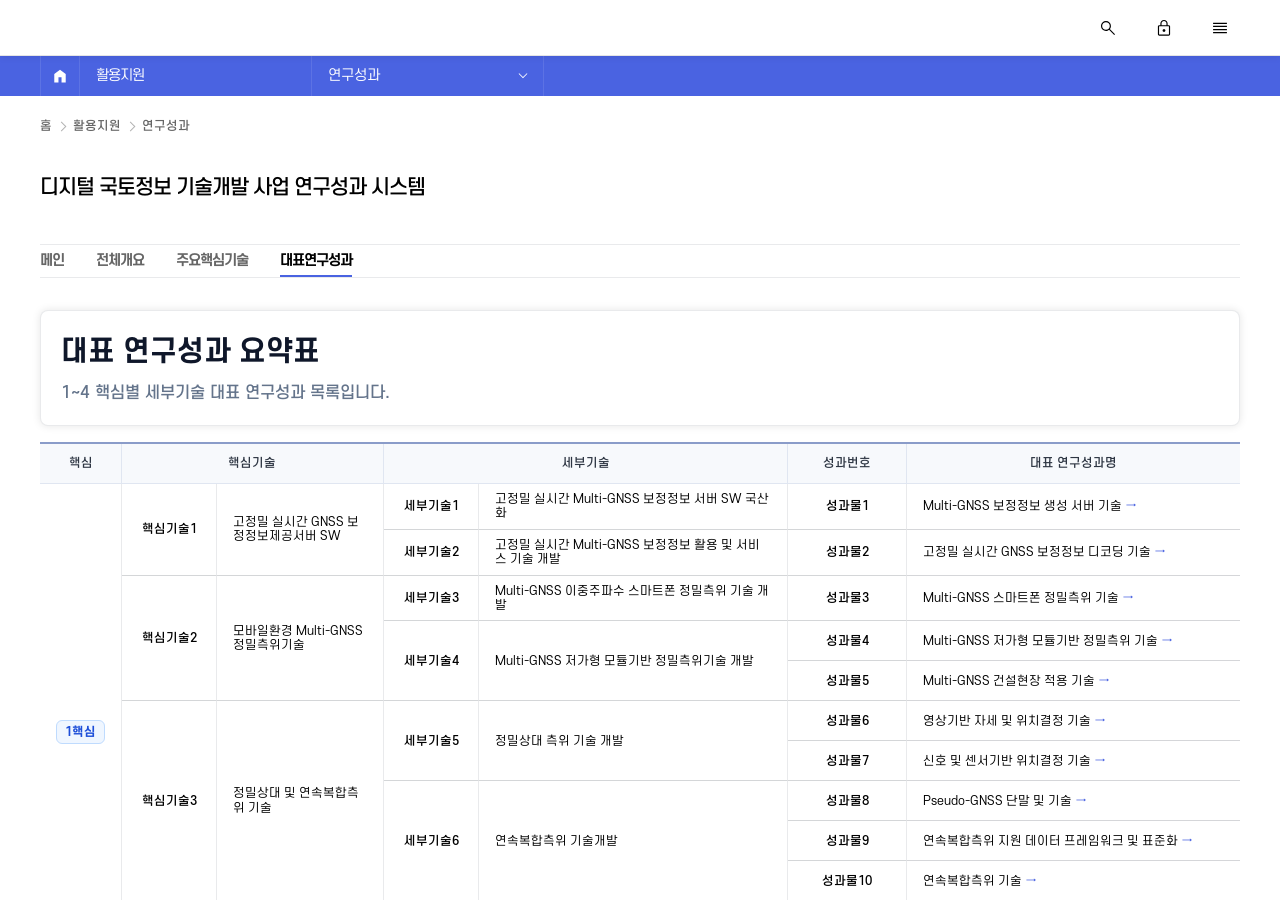
<file: list.html>
<!DOCTYPE html>
<html lang="ko">
<head>
<meta charset="utf-8">
<meta name="viewport" content="width=device-width, initial-scale=1.0, maximum-scale=1.0, minimum-scale=1.0, user-scalable=no, viewport-fit=cover">
<meta http-equiv="X-UA-Compatible" content="IE=Edge">
<title>대표 연구성과</title>

<link rel="stylesheet" type="text/css" href="css/jquery-ui.css">
<link rel="stylesheet" type="text/css" href="css/slick.css">
<link rel="stylesheet" type="text/css" href="css/common.css">
<link rel="stylesheet" type="text/css" href="css/responsive.css">
<link rel="stylesheet" type="text/css" href="css/dgt.css">

<script type="text/javascript">
var cmAppUrl = {
	po   : "https://www.vworld.kr",
	data : "https://www.vworld.kr",
	dev  : "https://www.vworld.kr",
	user : "https://www.vworld.kr",
	desk : "https://www.vworld.kr",
	eng  : "https://www.vworld.kr",
	map  : "https://map.vworld.kr",
	apis : "https://apis.vworld.kr",
	api  : "https://api.vworld.kr"
}
</script>
<script type="text/javascript" src="js/jquery-3.6.1.min.js"></script>
<script type="text/javascript" src="js/jquery-ui.min.js"></script>
<script type="text/javascript" src="js/jquery.cookie.js"></script>
<script type="text/javascript" src="js/moment.min.js"></script>
<script type="text/javascript" src="js/slick.min.js"></script>
<script type="text/javascript" src="js/vue.min.js"></script>
<script type="text/javascript" src="js/common.js"></script>
<script type="text/javascript" src="js/common_fnc.js"></script>
<script type="text/javascript" src="js/common_login.js"></script>
<script type="text/javascript" src="js/common_msg.js"></script>
<script type="text/javascript" src="js/common_valid_msg.js"></script>
<script type="text/javascript" src="js/common_valid.js"></script>
<script type="text/javascript" src="js/common_menu.js"></script>
<script type="text/javascript" src="js/common_file.js"></script>
<script type="text/javascript">
var depth1=0; var depth2=0; var depth3=0; var depth4=0; var depth5=0;
</script>
</head>

<body>
	<div class="blind">
		<a href="#sitemapMenu">전체메뉴 바로가기</a>
		<a href="#headerMenu" class="mHide">메인메뉴 바로가기</a>
		<a href="#section">본문 바로가기</a>
	</div>
	<div id="app" class="container">
		<div class="template sub">

			<header class="header fix">
				<h1 class="logo"><a href="javascript:urlFnc.goMain();" title="메인화면으로 이동"><strong>V-world</strong>디지털트윈국토</a></h1>
				<nav class="gnb mHide" id="headerMenu"><ul><li class="toggle"><a href="javascript:menuFnc.move('4');" class="menu">지도조회</a><ul class="dropbox"><li><a href="javascript:menuFnc.move('https://map.vworld.kr/map/dtkmap.do');" class="menu">주제도</a></li><li><a href="javascript:menuFnc.move('https://map.vworld.kr/map/dtkmap.do?mode=MAPD101');" class="menu">분석 및 시뮬레이션</a></li><li><a href="javascript:menuFnc.move('https://map.vworld.kr/map/dtkmap.do?mode=MAPD100');" class="menu">실내지도</a></li></ul></li><li class="toggle"><a href="javascript:menuFnc.move('/dtmk/dtmk_main_s001.do');" class="menu">다운로드</a><ul class="dropbox"><li><a href="javascript:menuFnc.move('/dtmk/dtmk_intdtmk_s001.do');" class="menu">공간정보 소개</a></li><li><a href="javascript:menuFnc.move('/dtmk/dtmk_ntads_s001.do');" class="menu">공간정보 다운로드</a></li></ul></li><li class="toggle"><a href="javascript:menuFnc.move('/v4po_openapi_s001.do');" class="menu">오픈API</a><ul class="dropbox"><li><a href="javascript:menuFnc.move('/dev/v4apiRefer.do');" class="menu">API레퍼런스</a></li><li><a href="javascript:menuFnc.move('/dev/v4dv_icbbeta_s001.do');" class="menu">API인큐베이터</a></li><li><a href="javascript:menuFnc.move('https://v-world.github.io/Utilization-Model/');" class="menu">브이월드 활용모델</a></li></ul></li><li class="toggle"><a href="javascript:menuFnc.move('/v4po_svi_s001.do');" class="menu">서비스</a><ul class="dropbox"><li><a href="javascript:menuFnc.move('88');" class="menu">부동산 서비스</a></li><li><a href="javascript:menuFnc.move('95');" class="menu">3D데스크톱</a></li></ul></li><li class="toggle"><a href="javascript:menuFnc.move('103');" class="menu">활용지원</a><ul class="dropbox"><li><a href="javascript:menuFnc.move('/v4po_cdntr_s004.do');" class="menu">코디네이터</a></li><li><a href="javascript:menuFnc.move('/v4po_brdfaq_s001.do');" class="menu">자주 묻는 질문</a></li><li><a href="javascript:menuFnc.move('/v4po_brdqna_s001.do');" class="menu">질의응답</a></li></ul></li><li class="toggle"><a href="javascript:menuFnc.move('134');" class="menu">소통공간</a><ul class="dropbox"><li><a href="javascript:menuFnc.move('/v4po_brdnotice_s001.do');" class="menu">공지사항</a></li><li><a href="javascript:menuFnc.move('/v4po_brddata_s001.do');" class="menu">자료실</a></li><li><a href="javascript:menuFnc.move('/v4po_brdmedia_s001.do');" class="menu">미디어소식</a></li></ul></li><li class="toggle"><a href="javascript:menuFnc.move('/dtac/dtac_search_s001.do');" class="menu">기업정보</a><ul class="dropbox"><li><a href="javascript:menuFnc.move('/dtac/dtac_search_s002.do');" class="menu">기업정보 조회</a></li><li><a href="javascript:menuFnc.move('/dtac/dtac_search_s002.do?detailTyp=02');" class="menu">기업상품 조회</a></li></ul></li></ul></nav>
				<div class="btns">
					<div class="toggle one">
						<button type="button" class="bt max ico only find" title="통합검색">통합검색</button>
						<div class="overbox rt">
							<div class="set find">
								<label for="header_searchIdw" class="blind">통합검색</label>
								<input type="text" class="input validate[required]" id="header_searchIdw" name="searchIdw" value="" placeholder="통합검색" title="검색어">
								<a href="javascript:void(0);" class="bt ico only find" id="header_searchBtn">검색</a>
								<button type="button" class="bt ico only close">취소</button>
							</div>
						</div>
					</div>
					<div class="toggle one" id="login-before">
						<button type="button" id="btLogin" class="bt max ico only lock customToggle" title="로그인" onclick="loginFnc.def(undefined,'Y');">로그인/회원가입</button>
						<div class="dropbox">
							<div class="headline">
								<h4 class="title">로그인</h4>
								<button type="button" class="bt ico only close">닫기</button>
							</div>
							<form class="field">
								<label for="loginUsrIde" class="blind">아이디</label>
								<input type="text" id="loginUsrIde" class="input validate[required]" placeholder="아이디" title="아이디" maxlength="18">
								<label for="loginUsrPwd" class="blind">비밀번호</label>
								<input type="password" id="loginUsrPwd" class="input validate[required]" placeholder="비밀번호" title="비밀번호" autocomplete="on" maxlength="18">
								<div class="check"><input type="checkbox" id="chkUsrIde"><label for="chkUsrIde">아이디저장</label></div>
							</form>
							<div class="btns col">
								<button type="button" class="bt bg primary" onclick="loginFnc.login('loginUsrIde','loginUsrPwd','chkUsrIde');">로그인</button>
								<button type="button" class="bt bd primary" onclick="urlFnc.goJoin();">회원가입</button>
							</div>
							<div class="btns fs">
								<a class="linktxt" onclick="urlFnc.goFindId();">아이디찾기</a>
								<a class="linktxt" onclick="urlFnc.goFindPwd();">비밀번호찾기</a>
							</div>
						</div>
					</div>
					<button type="button" class="bt max ico only menu" title="전체메뉴" aria-haspopup="dialog" aria-controls="pop-sitemap">전체메뉴열기</button>
				</div>
			</header>

			<article class="sitemap hide" aria-hidden="true" id="pop-sitemap">
				<div class="conWrap">
					<div class="conHead">
						<h2 class="blind">전체메뉴</h2>
						<button type="button" class="bt max ico only home" title="메인화면 바로가기" onclick="urlFnc.goMain();">홈</button>
						<p class="infotxt">로그인 후 디지털트윈국토의 모든 서비스를 이용해 보세요.</p>
						<div class="btns ml">
							<a class="bt bd" href="javascript:anyidAdaptor.ssoLoginPage(window.location.pathname+window.location.search,'3');">로그인</a>
							<a class="bt bd" href="javascript:urlFnc.goJoin();">회원가입</a>
						</div>
						<button type="button" class="bt max ico only close" title="전체메뉴 닫기">전체메뉴 닫기</button>
					</div>
					<div class="conBody">
						<nav class="gnb" id="sitemapMenu"><ul><li class="toggle"><a href="javascript:menuFnc.move('/v4po_intbiz_a001.do','Y');" class="menu">브이월드 소개</a></li><li class="toggle"><a href="javascript:menuFnc.move('4','Y');" class="menu">지도조회</a><button type="button" class="bt ico only arrow">메뉴 열고닫기</button><ul class="slipbox"><li><a href="javascript:menuFnc.move('https://map.vworld.kr/map/dtkmap.do','Y');" class="menu">주제도</a></li><li><a href="javascript:menuFnc.move('https://map.vworld.kr/map/dtkmap.do?mode=MAPD101','Y');" class="menu">분석 및 시뮬레이션</a></li><li><a href="javascript:menuFnc.move('https://map.vworld.kr/map/dtkmap.do?mode=MAPD100','Y');" class="menu">실내지도</a></li></ul></li><li class="toggle"><a href="javascript:menuFnc.move('/dtmk/dtmk_main_s001.do','Y');" class="menu">다운로드</a><button type="button" class="bt ico only arrow">메뉴 열고닫기</button><ul class="slipbox"><li><a href="javascript:menuFnc.move('/dtmk/dtmk_intdtmk_s001.do','Y');" class="menu">공간정보 소개</a></li><li><a href="javascript:menuFnc.move('/dtmk/dtmk_ntads_s001.do','Y');" class="menu">공간정보 다운로드</a></li></ul></li><li class="toggle"><a href="javascript:menuFnc.move('/v4po_openapi_s001.do','Y');" class="menu">오픈API</a><button type="button" class="bt ico only arrow">메뉴 열고닫기</button><ul class="slipbox"><li><a href="javascript:menuFnc.move('/dev/v4apiRefer.do','Y');" class="menu">API레퍼런스</a></li><li><a href="javascript:menuFnc.move('/dev/v4dv_icbbeta_s001.do','Y');" class="menu">API인큐베이터</a></li></ul></li><li class="toggle"><a href="javascript:menuFnc.move('/v4po_svi_s001.do','Y');" class="menu">서비스</a><button type="button" class="bt ico only arrow">메뉴 열고닫기</button><ul class="slipbox"><li><a href="javascript:menuFnc.move('88','Y');" class="menu">부동산 서비스</a></li><li><a href="javascript:menuFnc.move('95','Y');" class="menu">3D데스크톱</a></li></ul></li><li class="toggle"><a href="javascript:menuFnc.move('103','Y');" class="menu">활용지원</a><button type="button" class="bt ico only arrow">메뉴 열고닫기</button><ul class="slipbox"><li><a href="javascript:menuFnc.move('/v4po_cdntr_s004.do','Y');" class="menu">코디네이터</a></li><li><a href="javascript:menuFnc.move('/v4po_brdfaq_s001.do','Y');" class="menu">자주 묻는 질문</a></li><li><a href="javascript:menuFnc.move('/v4po_brdqna_s001.do','Y');" class="menu">질의응답</a></li></ul></li><li class="toggle"><a href="javascript:menuFnc.move('134','Y');" class="menu">소통공간</a><button type="button" class="bt ico only arrow">메뉴 열고닫기</button><ul class="slipbox"><li><a href="javascript:menuFnc.move('/v4po_brdnotice_s001.do','Y');" class="menu">공지사항</a></li><li><a href="javascript:menuFnc.move('/v4po_brddata_s001.do','Y');" class="menu">자료실</a></li><li><a href="javascript:menuFnc.move('/v4po_brdmedia_s001.do','Y');" class="menu">미디어소식</a></li></ul></li></ul></nav>
					</div>
				</div>
			</article>

			<section class="section" id="section">
				<nav class="lnb">
					<div class="inner" id="lnbMenu">
						<a href="index.html" class="bt ico only home" title="메인 바로가기">메인</a>
						<h2 id="depth1" class="title"><a href="intro.html" class="menu">활용지원</a></h2>
						<div class="one toggle" id="depth2"><a href="list.html" class="menu">연구성과</a><p class="menu"></p><button type="button" class="bt ico arrow only">메뉴선택</button></div>
					</div>
				</nav>
				<aside class="location">
					<div class="inner">
						<div class="path" id="locationMenu"><span>홈</span><span>활용지원</span><span>연구성과</span></div>
					</div>
				</aside>

				<script type="text/javascript">
				$(document).ready(function() {menuFnc.locationYn = "Y";});
				var footerObj = {
					move : function(){
						if($("#footerPageMove").val() == ""){
							msgFnc.alert({text : "이동할 사이트를 선택해주세요.", callBackConfirmFnc : function(){$("#footerPageMove").focus();}});
							return;
						}
						window.open($("#footerPageMove").val(), '_blank');
					}
				};
				</script>

				<article class="article sds table">
					<div class="headline">
						<div class="inner">
							<h3 class="title">디지털 국토정보 기술개발 사업 연구성과 시스템</h3>
						</div>
					</div>

					<article class="content">
						<div class="inner sds-page-main">
							<nav class="tabs bd br fix">
								<ul>
									<li><a href="index.html" class="tab" title="">메인</a></li>
									<li><a href="intro.html" class="tab" title="">전체개요</a></li>
									<li><a href="tech.html" class="tab" title="">주요핵심기술</a></li>
									<li><a href="list.html" class="tab on" title="선택된 탭">대표연구성과</a></li>
								</ul>
							</nav>

							<div class="sds-main-content sds-block sds-animate-fade-in">
								<div class="sds-achievements-head">
									<div>
										<h3 class="sds-achievements-title">대표 연구성과 요약표</h3>
										<p class="sds-achievements-desc">1~4 핵심별 세부기술 대표 연구성과 목록입니다.</p>
									</div>
								</div>

								<div class="grid sds-achievements-grid sds-desktop-achievements">
									<table>
										<caption class="blind">핵심, 핵심기술, 세부기술, 성과번호, 대표 연구성과명으로 구성된 대표 연구성과 요약표</caption>
										<colgroup>
											<col class="sds-col-core">
											<col class="sds-col-ct">
											<col class="sds-col-title">
											<col class="sds-col-cte">
											<col class="sds-col-cte-title">
											<col class="sds-col-code">
											<col class="sds-col-output">
										</colgroup>
										<thead>
											<tr>
												<th scope="col">핵심</th>
												<th scope="col" colspan="2">핵심기술</th>
												<th scope="col" colspan="2">세부기술</th>
												<th scope="col">성과번호</th>
												<th scope="col">대표 연구성과명</th>
											</tr>
										</thead>
										<tbody id="achievementsTableBody">
											<tr><td colspan="7" class="sds-table-msg">목록을 불러오는 중...</td></tr>
										</tbody>
									</table>
								</div>

								<div id="achievementsResponsiveList" class="sds-achievements-mobile" aria-live="polite">
									<div class="sds-table-msg">목록을 불러오는 중...</div>
								</div>
							</div>
						</div>
					</article><!-- /content -->
				</article><!-- /article.sds.table -->
			</section>

			<footer class="footer">
				<nav class="nav">
					<ul>
						<li><a href="javascript:urlFnc.goAgree();" class="menu">이용약관</a></li>
						<li><a href="javascript:urlFnc.goPrivacy();" class="menu"><strong>개인정보처리방침</strong></a></li>
						<li><a href="javascript:urlFnc.goUnauthEmail();" class="menu">이메일무단수집거부</a></li>
						<li><a href="javascript:urlFnc.goCpyrht();" class="menu">저작권정책</a></li>
						<li><a href="javascript:urlFnc.goIntrcn();" class="menu">브이월드소개</a></li>
					</ul>
				</nav>
				<div class="cscenter">
					<h6 class="title">고객센터
						<em>
							<div class="btns">
								<a href="tel:16610115" class="bt ico call bg">1661 - 0115</a>
								<a href="mailto:vworld@spacen.or.kr" class="bt ico mail bg">vworld@spacen.or.kr</a>
							</div>
						</em>
					</h6>
					<div class="btns"><em>평일 09:00 ~ 18:00 (중식 12:00 ~ 13:00) / 주말 및 공휴일 휴무</em></div>
					<div class="spacen">
						<div class="logo"><strong>공간정보산업진흥원</strong></div>
						<p class="address">[13487] 경기 성남시 분당구 판교로 242 PDC타워 C동 601호 공간정보산업진흥원</p>
					</div>
				</div>
				<div class="organizer">
					<div class="logo"><strong>V-world</strong>디지털트윈국토</div>
					<p class="address">[30103] 세종특별자치시 도움6로 11 국토교통부</p>
					<p class="copyright">Copyright (C) Ministry of Land, Infrastructure and Transport 2023. All Rights Reserved.</p>
				</div>
				<div class="set">
					<label for="footerPageMove" class="blind">사이트 바로가기</label>
					<select class="select" id="footerPageMove">
						<option value="" selected="">사이트 바로가기</option>
						<option value="https://www.molit.go.kr/">국토교통부</option>
						<option value="https://www.ngii.go.kr/">국토지리정보원</option>
						<option value="http://spacen.or.kr/">공간정보산업진흥원</option>
						<option value="https://www.spacein.kr/">공간정보교육포털</option>
						<option value="https://www.lx.or.kr/kor.do">한국국토정보공사</option>
					</select>
					<button class="bt bg" onclick="footerObj.move();">이동</button>
				</div>
				<a href="#top" class="bt ico go only">상단 이동</a>
			</footer>

		</div>
	</div>

	<script>
		(function () {
		const CORE_CLASSES = {
			'1핵심': 'sds-core1',
			'2핵심': 'sds-core2',
			'3핵심': 'sds-core3',
			'4핵심': 'sds-core4'
		};
		const CORE_LABELS = {
			'1핵심': '초정밀 디지털 국토 구축',
			'2핵심': '디지털 국토의 구축 효율화',
			'3핵심': '초연결 디지털 국토 실현',
			'4핵심': '차세대 디지털 국토 구축'
		};
		const detailPage = 'detail.html';
		let allItems = [];

		const dom = {
			tbody: document.getElementById('achievementsTableBody'),
			mobileList: document.getElementById('achievementsResponsiveList')
		};

		function escapeHtml(value) {
			return String(value ?? '')
				.replace(/&/g, '&amp;')
				.replace(/</g, '&lt;')
				.replace(/>/g, '&gt;')
				.replace(/"/g, '&quot;')
				.replace(/'/g, '&#39;');
		}

		function buildDetailUrl(id) {
			return `${detailPage}?id=${encodeURIComponent(id)}`;
		}

		function groupBy(items, keyGetter) {
			const groups = [];
			const map = new Map();
			items.forEach(item => {
				const key = keyGetter(item);
				if (!map.has(key)) {
					const group = { key, items: [] };
					map.set(key, group);
					groups.push(group);
				}
				map.get(key).items.push(item);
			});
			return groups;
		}

		function renderDesktopTable(items) {
			if (!dom.tbody) return;

			if (!items.length) {
				dom.tbody.innerHTML = '<tr><td colspan="7" class="sds-table-msg">조건에 맞는 연구성과가 없습니다.</td></tr>';
				return;
			}

				const coreCount = {};
				items.forEach(it => { coreCount[it.core] = (coreCount[it.core] || 0) + 1; });

				const ctCount = {};
				items.forEach(it => {
					const key = it.core + '|' + it.ct_code;
					ctCount[key] = (ctCount[key] || 0) + 1;
				});

				const cteCount = {};
				items.forEach(it => {
					const key = it.core + '|' + it.ct_code + '|' + it.cte_code;
					cteCount[key] = (cteCount[key] || 0) + 1;
				});

				const seenCore = new Set();
				const seenCt = new Set();
				const seenCte = new Set();

				const rows = [];
				items.forEach(it => {
					const ctKey = it.core + '|' + it.ct_code;
					const cteKey = ctKey + '|' + it.cte_code;
					let cells = '';

					if (!seenCore.has(it.core)) {
						seenCore.add(it.core);
						const span = coreCount[it.core];
						const coreClass = CORE_CLASSES[it.core] || '';
						cells += `<td rowspan="${span}" class="sds-code-cell"><span class="sds-badge-mini ${coreClass}">${escapeHtml(it.core)}</span></td>`;
					}

					if (!seenCt.has(ctKey)) {
						seenCt.add(ctKey);
						const span = ctCount[ctKey];
						cells += `<td rowspan="${span}" class="sds-code-cell">${escapeHtml(it.ct_code)}</td><td rowspan="${span}" class="sds-title-cell">${escapeHtml(it.ct_title)}</td>`;
					}

					if (!seenCte.has(cteKey)) {
						seenCte.add(cteKey);
						const span = cteCount[cteKey];
						cells += `<td rowspan="${span}" class="sds-code-cell">${escapeHtml(it.cte_code)}</td><td rowspan="${span}" class="sds-title-cell">${escapeHtml(it.cte_title)}</td>`;
					}

					const href = `${detailPage}?id=${encodeURIComponent(it.id)}`;
					cells += `<td class="sds-code-cell">${escapeHtml(it.output_code)}</td><td class="sds-output-cell"><a href="${href}" class="sds-output-link">${escapeHtml(it.output_title)}</a></td>`;

					rows.push(`<tr>${cells}</tr>`);
				});

			dom.tbody.innerHTML = rows.join('');
		}

		function renderMobileGroups(items) {
			if (!dom.mobileList) return;

			if (!items.length) {
				dom.mobileList.innerHTML = '<div class="sds-table-msg">조건에 맞는 연구성과가 없습니다.</div>';
				return;
			}

			dom.mobileList.innerHTML = groupBy(items, item => item.core).map(coreGroup => {
				const core = coreGroup.key;
				const coreClass = CORE_CLASSES[core] || '';
				const ctGroups = groupBy(coreGroup.items, item => item.ct_code);

				return `
					<section class="sds-mobile-core-group">
						<div class="sds-mobile-core-head">
							<span class="sds-badge-mini ${coreClass}">${escapeHtml(core)}</span>
							<strong>${escapeHtml(CORE_LABELS[core] || core)}</strong>
						</div>
							<div class="grid sds-mobile-achievement-grid">
								<table>
									<caption class="blind">${escapeHtml(core)} 대표 연구성과 반응형 표</caption>
									<colgroup>
										<col class="sds-mobile-output-code-col">
										<col class="sds-mobile-output-title-col">
									</colgroup>
									<tbody>
									${ctGroups.map(ctGroup => {
										const ct = ctGroup.items[0];
										const cteGroups = groupBy(ctGroup.items, item => item.cte_code);
										return `
											<tr class="sds-mobile-tech-row">
												<th scope="row" colspan="2">
													<span>${escapeHtml(ct.ct_code)}</span>
													<strong>${escapeHtml(ct.ct_title)}</strong>
												</th>
											</tr>
											${cteGroups.map(cteGroup => {
												const cte = cteGroup.items[0];
												return `
													<tr class="sds-mobile-detail-row">
														<th scope="row" colspan="2">
															<span>${escapeHtml(cte.cte_code)}</span>
															<strong>${escapeHtml(cte.cte_title)}</strong>
														</th>
													</tr>
													${cteGroup.items.map(output => `
														<tr class="sds-mobile-output-row">
															<td class="sds-code-cell"><a href="${buildDetailUrl(output.id)}">${escapeHtml(output.output_code)}</a></td>
															<td class="sds-output-cell"><a href="${buildDetailUrl(output.id)}" class="sds-output-link">${escapeHtml(output.output_title)}</a></td>
														</tr>
													`).join('')}
												`;
											}).join('')}
										`;
									}).join('')}
								</tbody>
							</table>
						</div>
					</section>
				`;
			}).join('');
		}

		function renderAll() {
			renderDesktopTable(allItems);
			renderMobileGroups(allItems);
		}

		fetch('data/contents/research/list.json')
			.then(r => r.json())
			.then(data => {
				allItems = Array.isArray(data.items) ? data.items : [];
				renderAll();
			})
			.catch(() => {
				if (dom.tbody) dom.tbody.innerHTML = '<tr><td colspan="7" class="sds-table-msg err">데이터를 불러오지 못했습니다. Live Server 등 정적 서버에서 열어 주세요.</td></tr>';
				if (dom.mobileList) dom.mobileList.innerHTML = '<div class="sds-table-msg err">데이터를 불러오지 못했습니다. Live Server 등 정적 서버에서 열어 주세요.</div>';
			});
	})();
	</script>
</body>
</html>
</file>
<file: css/common.css>
﻿@charset "utf-8";
@import url('font.css');

* { padding: 0; margin: 0; border: 0; outline: 0; box-sizing: border-box; vertical-align: middle; }
::before, ::after { box-sizing: border-box; }
html { width: 100%; height: 100%; font-size: 18px; -webkit-text-size-adjust: none; }
body { width: 100%; height: 100%; overflow: overlay; color: var(--color-bk); font-family: 'S-Core Dream', 'Malgun Gothic', 'Dotum', sans-serif !important; font-weight: normal; line-height: 1.6;  word-break: break-all; -webkit-overflow-scrolling: touch; }
body::-webkit-scrollbar { width: 0; height: 0; }
h1, h2, h3, h4, h5, h6 { display: inline-block; font-weight: normal; }
i, em, address { font-style: normal; }
input, select, textarea { font-family: 'S-Core Dream' !important; vertical-align: middle; outline: none; -webkit-appearance: none; appearance: none; }
input[type="password"] { font-family: 'Verdana', sans-serif; }
input[type=file]::file-selector-button { font-family: 'S-Core Dream' !important; }
input:-webkit-autofill,
input:-webkit-autofill:focus { transition: background-color 900000s 0s, color 900000s 0s; }			   
textarea { resize: none; }
label { cursor: pointer; }
fieldset, img, iframe { border: none; }
img { outline: none; }
a, a:hover, a:active, a:visited { color: inherit; text-decoration: none; }
menu, li { list-style: none; }
button { font-family: 'S-Core Dream'; cursor: pointer; vertical-align: middle; background: none; }
caption { width: 0; height: 0; font-size: 0; line-height: 0; overflow: hidden; visibility: hidden; }
hr { display: none; }
table { border-spacing: 0; border-collapse: collapse; }
th, td { text-align: left; }
mark { background: none; }
canvas { display: block; width: 100%; height: 100%; -moz-user-select: none; -webkit-user-select: none; -ms-user-select: none; }
b { font-weight: 500; }
strong { font-weight: 600; }







/******************** COMMON ********************/

/* VAR */
:root {	
	--font-base: 'S-Core Dream', 'Malgun Gothic', 'Dotum', sans-serif;
	--font-ui: 'S-Core Dream', 'Malgun Gothic', 'Dotum', sans-serif;
	--font-code: 'Consolas', monospace;
	
	/* Primary #4a63e1 */
	--color-primary: rgb(74,99,225);
	--color-primary-tint03: rgba(74,99,225,0.03);
	--color-primary-tint05: rgba(74,99,225,0.05);
	--color-primary-tint07: rgba(74,99,225,0.07);
	--color-primary-tint10: rgba(74,99,225,0.1);
	--color-primary-tint20: rgba(74,99,225,0.2);
	--color-primary-tint30: rgba(74,99,225,0.3);
	--color-primary-tint40: rgba(74,99,225,0.4);
	--color-primary-tint50: rgba(74,99,225,0.5);
	--color-primary-tint60: rgba(74,99,225,0.6);
	--color-primary-tint70: rgba(74,99,225,0.7);
	--color-primary-tint80: rgba(74,99,225,0.8);
	--color-primary-tint90: rgba(74,99,225,0.9);
	
	
	/* Secondary #183c95 */
	--color-secondary: rgb(24,60,149);
	--color-secondary-tint03: rgba(24,60,149,0.03);
	--color-secondary-tint05: rgba(24,60,149,0.05);
	--color-secondary-tint07: rgba(24,60,149,0.07);
	--color-secondary-tint10: rgba(24,60,149,0.1);
	--color-secondary-tint20: rgba(24,60,149,0.2);
	--color-secondary-tint30: rgba(24,60,149,0.3);
	--color-secondary-tint40: rgba(24,60,149,0.4);
	--color-secondary-tint50: rgba(24,60,149,0.5);
	--color-secondary-tint60: rgba(24,60,149,0.6);
	--color-secondary-tint70: rgba(24,60,149,0.7);
	--color-secondary-tint80: rgba(24,60,149,0.8);
	--color-secondary-tint90: rgba(24,60,149,0.9);
	
	
	/* Point #ff6600 */
	--color-point: rgb(255,102,0);
	--color-point-tint03: rgba(255,102,0,0.03);
	--color-point-tint05: rgba(255,102,0,0.05);
	--color-point-tint07: rgba(255,102,0,0.07);
	--color-point-tint10: rgba(255,102,0,0.1);
	--color-point-tint20: rgba(255,102,0,0.2);
	--color-point-tint30: rgba(255,102,0,0.3);
	--color-point-tint40: rgba(255,102,0,0.4);
	--color-point-tint50: rgba(255,102,0,0.5);
	--color-point-tint60: rgba(255,102,0,0.6);
	--color-point-tint70: rgba(255,102,0,0.7);
	--color-point-tint80: rgba(255,102,0,0.8);
	--color-point-tint90: rgba(255,102,0,0.9);
	
	
	/* Gray */
	--color-gray: #2e3643;
	--color-gray-tint03: rgba(46,54,67,0.03);
	--color-gray-tint05: rgba(46,54,67,0.05);
	--color-gray-tint07: rgba(46,54,67,0.07);
	--color-gray-tint10: rgba(46,54,67,0.1);
	--color-gray-tint20: rgba(46,54,67,0.2);
	--color-gray-tint30: rgba(46,54,67,0.3);
	--color-gray-tint40: rgba(46,54,67,0.4);
	--color-gray-tint50: rgba(46,54,67,0.5);
	--color-gray-tint60: rgba(46,54,67,0.6);
	--color-gray-tint70: rgba(46,54,67,0.7);
	--color-gray-tint80: rgba(46,54,67,0.8);
	--color-gray-tint90: rgba(46,54,67,0.9);
	
	
	/* white */
	--color-wh: #fff;
	--color-wh-tint03: rgba(256,256,256,0.03);
	--color-wh-tint05: rgba(256,256,256,0.05);
	--color-wh-tint07: rgba(256,256,256,0.07);
	--color-wh-tint10: rgba(256,256,256,0.1);
	--color-wh-tint20: rgba(256,256,256,0.2);
	--color-wh-tint30: rgba(256,256,256,0.3);
	--color-wh-tint40: rgba(256,256,256,0.4);
	--color-wh-tint50: rgba(256,256,256,0.5);
	--color-wh-tint60: rgba(256,256,256,0.6);
	--color-wh-tint70: rgba(256,256,256,0.7);
	--color-wh-tint80: rgba(256,256,256,0.8);
	--color-wh-tint90: rgba(256,256,256,0.9);
	
	
	/* black */
	--color-bk: #000;
	--color-bk-tint03: rgba(0,0,0,0.03);
	--color-bk-tint05: rgba(0,0,0,0.05);
	--color-bk-tint07: rgba(0,0,0,0.07);
	--color-bk-tint10: rgba(0,0,0,0.1);
	--color-bk-tint20: rgba(0,0,0,0.2);
	--color-bk-tint30: rgba(0,0,0,0.3);
	--color-bk-tint40: rgba(0,0,0,0.4);
	--color-bk-tint50: rgba(0,0,0,0.5);
	--color-bk-tint60: rgba(0,0,0,0.6);
	--color-bk-tint70: rgba(0,0,0,0.7);
	--color-bk-tint80: rgba(0,0,0,0.8);
	--color-bk-tint90: rgba(0,0,0,0.9);
	
	
	/* etc */
	--style-focus: 1px dashed var(--color-point);
	
	--style-marker: 0 -8px var(--color-point-tint20) inset;
	
	--inner-padding-min: 2.083vw; /* 40px */
	--inner-padding-max: 4.167vw; /* 80px */
	
	--radius-component: 4px;
	--radius-box-min: 4px;
	--radius-box-max: 8px;
	
	--shadow-box-min: 0 2px 4px var(--color-bk-tint10);
	--shadow-box-max: 0 0 8px var(--color-bk-tint10);

}


/* PLACEHOLDER */
::-webkit-input-placeholder { font-size: 0.75rem; font-weight: 500; color: var(--color-bk-tint60); font-style: normal; text-transform: none; }
 :-moz-placeholder { font-size: 0.75rem; font-weight: 500; color: var(--color-bk-tint60); font-style: normal; text-transform: none; opacity: 1; filter: alpha(opacity=100); }
::-moz-placeholder { font-size: 0.75rem; font-weight: 500; color: var(--color-bk-tint60); font-style: normal; text-transform: none; opacity: 1; filter: alpha(opacity=100); }
 :-ms-input-placeholder { font-size: 0.75rem; font-weight: 500; color: var(--color-bk-tint60); font-style: normal; text-transform: none; }


/* SCROLLBAR */
::-webkit-scrollbar { width: 16px; height: 16px; }
::-webkit-scrollbar-track { border: 0; background-color: transparent; }
::-webkit-scrollbar-track-piece { background-color: transparent; }
::-webkit-scrollbar-thumb { min-height: 40px; border: 5px solid transparent; border-radius: 8px; background-color: var(--color-bk-tint10); background-clip: padding-box; }  
::-webkit-scrollbar-thumb:hover { background-color: var(--color-bk-tint20); }
::-webkit-scrollbar-button { display: none; }
::-webkit-scrollbar-corner { border: 0; background-color: transparent; }


/* FOCUS */
:focus { outline: var(--style-focus); }



/* IMPORTANT */
.hide { display: none !important; }
.blind { position: fixed !important; top: -9999px !important; left: -9999px !important; opacity: 0 !important; }

.fl { float: left !important; }
.fr { float: right !important; }
.cb { clear: both !important; }

.tr { text-align: right !important; }
.tl { text-align: left !important; }
.tc { text-align: center !important; }

.mr { margin-right: auto !important; }
.ml { margin-left: auto !important; }

.fs { justify-content: flex-start !important; }
.fe { justify-content: flex-end !important; }
.fc { justify-content: center !important; }
.fb { justify-content: space-between !important; }

.noF { float: none !important; }
.noB { border: none !important; }
.noO { outline: none !important; }
.noP { padding: 0 !important; }
.noM { margin: 0 !important; }
.noG { gap: 0 !important; }

.xxs { width: 80px !important; }
.xs { width: 100px !important; }
.sm { width: 120px !important; }
.md { width: 160px !important; }
.lg { width: 200px !important; }
.xl { width: 240px !important; }
.xxl { width: 280px !important; }








/******************** OVERRIDE ********************/

.ui-front { z-index: 300; }

.ui-widget { font: 500 0.75rem/1 'S-Core Dream', 'Noto Sans Korean', 'Malgun Gothic', 'Dotum', sans-serif; }



/* slider */
.ui-widget.ui-widget-content.ui-slider { border: 1px solid var(--color-gray-tint10); border-radius: var(--radius-component); background: var(--color-gray-tint05); }
.ui-widget.ui-widget-content.ui-slider .ui-slider-handle { width: 16px; height: 16px; border: 1px solid var(--color-gray-tint30); border-radius: 50%; background: var(--color-wh); box-shadow: var(--shadow-box-min); }
.ui-widget.ui-widget-content.ui-slider .ui-slider-handle.ui-state-hover { border-color: var(--color-gray-tint50); box-shadow: var(--shadow-box-min), var(--shadow-box-max); }
.ui-widget.ui-widget-content.ui-slider .ui-slider-handle.ui-state-active { background: var(--color-primary); box-shadow: none; }

.ui-widget.ui-widget-content.ui-slider.ui-slider-horizontal { height: 8px; }
.ui-widget.ui-widget-content.ui-slider.ui-slider-horizontal .ui-slider-handle { top: 50%; transform: translate(-50%, -50%); margin: 0; }

.ui-widget.ui-widget-content.ui-slider.ui-slider-vertical { width: 8px; }
.ui-widget.ui-widget-content.ui-slider.ui-slider-vertical .ui-slider-handle { left: 50%; transform: translate(-50%, 50%); margin: 0; }
.ui-widget.ui-widget-content.ui-slider.ui-slider-vertical .ui-slider-handle span { display: none; }
.ui-widget.ui-widget-content.ui-slider.ui-slider-vertical .ui-slider-handle.ui-state-active span { display: inline-flex; }



/* datepicker */
.ui-widget.ui-widget-content.ui-datepicker { width: 260px; z-index: 300 !important; color: var(--color-bk); border: 1px solid var(--color-gray-tint50); border-radius: var(--radius-component); background: var(--color-wh); padding: 8px; box-shadow: var(--shadow-box-min); }
.ui-widget.ui-widget-content.ui-datepicker .ui-datepicker-header { padding: 0; }

.ui-widget-header { position: relative; height: 40px; line-height: 40px; text-align: center; border-radius: 0; border: 0; border-bottom: 1px solid var(--color-gray-tint10); background: none; margin-bottom: 8px; }
.ui-widget-header .ui-datepicker-title { display: flex; justify-content: center; align-items: center; height: 32px; font-size: 0.875rem; line-height: 1; }
.ui-widget-header .ui-datepicker-month::before { content: "."; }
.ui-widget-header .ui-datepicker-prev { top: 0; left: 0; display: inline-flex; justify-content: center; align-items: center; width: 32px; height: 32px; font-size: 0; border-radius: 50%; }
.ui-widget-header .ui-datepicker-prev::before { position: static; content: ""; display: block; width: 6px; height: 6px; border-top: 1px solid var(--color-bk); border-right: 1px solid var(--color-bk); transform: rotate(-135deg); }
.ui-widget-header .ui-datepicker-next { top: 0; right: 0; display: inline-flex; justify-content: center; align-items: center; width: 32px; height: 32px; font-size: 0; border-radius: 50%; }
.ui-widget-header .ui-datepicker-next::before { position: static; content: ""; display: block; width: 6px; height: 6px; border-top: 1px solid var(--color-bk); border-right: 1px solid var(--color-bk); transform: rotate(45deg); }

.ui-datepicker select.ui-datepicker-month,
.ui-datepicker select.ui-datepicker-year { width: auto; height: 32px; font-size: 0.75rem; font-weight: 500; line-height: 32px; text-align: center; border-radius: var(--radius-component); background: var(--color-gray-tint05) url("../img/ico_select.svg") calc(100% - 8px) 50%/16px no-repeat; padding: 0 32px 0 16px; margin: 0 2px; }
.ui-datepicker select.ui-datepicker-month option,
.ui-datepicker select.ui-datepicker-year option { color: var(--color-bk); text-align: left; background: var(--color-wh); }
.ui-datepicker select.ui-datepicker-month:hover,
.ui-datepicker select.ui-datepicker-year:hover { color: var(--color-primary); background-color: var(--color-primary-tint10); }

.ui-widget-header .ui-datepicker-prev.ui-state-hover,
.ui-widget-header .ui-datepicker-next.ui-state-hover { border: 0; cursor: pointer; }

.ui-datepicker th { color: var(--color-bk-tint60); text-align: center; font-size: 0.75rem; font-weight: 500; }
.ui-datepicker th.ui-datepicker-week-end { color: blue; }
.ui-datepicker th.ui-datepicker-week-end:first-of-type { color: red; }
.ui-datepicker td { text-align: center; padding: 0; }
.ui-datepicker td a { padding: 0; }
.ui-datepicker td .ui-state-default { display: flex; justify-content: center; align-items: center; width: 32px; height: 32px; color: var(--color-bk-tint60); font-size: 0.75rem; font-weight: 500; line-height: 1; text-align: center; border: 0; border-radius: 50%; background: none; padding: 0; margin: auto; }
.ui-datepicker td .ui-state-default:hover,
.ui-datepicker td .ui-state-default:active { color: var(--color-primary); font-weight: 500; background-color: var(--color-primary-tint10); }
.ui-datepicker td .ui-state-default.ui-state-highlight { color: var(--color-bk); font-weight: 500; text-decoration: underline; }
.ui-datepicker td .ui-state-default.ui-state-active { color: var(--color-wh); background-color: var(--color-primary); }

.ui-datepicker-unselectable,
.ui-state-disabled { opacity: 0.3; }


/* calendar *
.calendar .ui-widget.ui-widget-content.ui-datepicker { width: 100%; box-shadow: none; margin-top: 0; }



/* autocomplete */
.ui-widget.ui-widget-content.ui-autocomplete { overflow-x: hidden; overflow-y: scroll; max-height: 160px; color: var(--color-bk); border: 1px solid var(--color-gray-tint50); border-radius: var(--radius-component); background-color: var(--color-wh); padding: 8px; box-shadow: var(--shadow-box-min); }

.ui-menu .ui-menu-item { list-style: none; }
.ui-menu .ui-menu-item-wrapper { padding: 8px; margin: 0; }
.ui-menu .ui-menu-item-wrapper.ui-state-active { color: var(--color-primary); font-weight: 500; border: 0; border-radius: var(--radius-component); background: var(--color-primary-tint10); }



/* slick */
.slick-slider,
.slick-list,
.slick-slide { width: 100%; height: 100%; }
.slick-arrow { position: absolute; top: 50%; transform: translateY(-50%); width: 32px; height: 32px; font-size: 0; border-radius: var(--radius-component); z-index: 1; }
.slick-prev { right: 100%; background: url("../img/ico_page_prev_w.svg") center 50%/100% no-repeat; }
.slick-next { left: 100%; background: url("../img/ico_page_next_w.svg") center 50%/100% no-repeat; }




/* syntaxhighlighter */
.syntaxhighlighter a, .syntaxhighlighter div, .syntaxhighlighter code, .syntaxhighlighter table, .syntaxhighlighter table td, .syntaxhighlighter table tr, .syntaxhighlighter table tbody, .syntaxhighlighter table thead, .syntaxhighlighter table caption, .syntaxhighlighter textarea {  font-family: 'Consolas' !important; font-size: 0.75rem !important; line-height: 1.4 !important; }
.syntaxhighlighter .toolbar { display: none; }




/* minicolors */
.minicolors-theme-default.minicolors { flex: none; width: 32px; height: 32px; border: 1px solid var(--color-bk-tint20); border-radius: var(--radius-component); background-color: var(--color-wh); }
.minicolors-theme-default .minicolors-swatch { position: static; width: 100%; height: 100%; overflow: hidden; border-radius: 2px; }
.minicolors input[type=hidden] + .minicolors-swatch { position: absolute; top: 4px; bottom: 4px; left: 4px; right: 4px; width: auto; height: auto; background-color: var(--color-wh); }

.minicolors .minicolors-grid { top: 100%; }

.minicolors-position-bottom .minicolors-panel { top: 100%; }














/******************** BUTTON ********************/

.bt { display: inline-flex; justify-content: center; align-items: center; height: 32px; color: var(--color-bk); font-size: 0.75rem; font-weight: 500; white-space: nowrap; line-height: 1; text-align: center; border-radius: var(--radius-component); padding: 0 16px; }
.bt b { color: var(--color-primary); font-weight: 600; margin: 0 2px; }
.bt:disabled { opacity: 0.3; cursor: default; }
.bt:not(:disabled,.only):hover { background-color: var(--color-gray-tint05); }

.bt.bg { color: var(--color-wh); font-weight: 400; text-shadow: 0 0 2px var(--color-bk-tint50); background-color: var(--color-gray-tint60); }
.bt.bg b { color: var(--color-wh); }
.bt.bg:not(:disabled):hover { background-color: var(--color-gray-tint40); }
.bt.bg.primary { background-color: var(--color-primary); }
.bt.bg.primary:not(:disabled):hover { background-color: var(--color-primary-tint80); }
.bt.bg.secondary { background-color: var(--color-secondary); }
.bt.bg.secondary:not(:disabled):hover { background-color: var(--color-secondary-tint80); }


.bt.bd { color: var(--color-gray); border: 1px solid var(--color-gray-tint30); background-color: var(--color-wh); }
.bt.bd b { color: var(--color-primary); }
.bt.bd:not(:disabled):hover { border-color: var(--color-gray-tint60); }
.bt.bd.primary { color: var(--color-primary); border-color: var(--color-primary); }
.bt.bd.primary b { color: var(--color-point); }
.bt.bd.primary:not(:disabled):hover { border-color: var(--color-primary); background-color: var(--color-primary-tint05); }
.bt.bd.secondary { color: var(--color-secondary); border-color: var(--color-secondary); }
.bt.bd.secondary b { color: var(--color-point); }
.bt.bd.secondary:not(:disabled):hover { border-color: var(--color-secondary); background-color: var(--color-secondary-tint05); }


.bt.rd { border-radius: 100px !important; }

.bt.min { height: 24px; font-size: 0.6875rem; line-height: 24px; border-radius: calc(var(--radius-component) - 1px); padding: 0 8px; }
.bt.max { height: 40px; font-size: 0.875rem; padding: 0 24px; }

.bt.col { flex-direction: column; }




.bt.ico { padding: 0 12px 0 8px; }
.bt.ico::before { flex: none; content: ""; display: inline-block; width: 24px; height: 24px; font-size: 0; background-size: 20px; background-position: center 50%; background-repeat: no-repeat; }
.bt.ico.bg::before,
.bt.ico.bg::after { filter: invert(100%); }
.bt.ico.bd { color: var(--color-bk); }

.bt.ico.new::after { top: 4px; right: 4px; }

.bt.ico.min { padding-right: 10px; }
.bt.ico.min::before,
.bt.ico.min::after { width: 16px; height: 16px; background-size: 16px !important; }
.bt.ico.max::before,
.bt.ico.max::after { width: 32px; height: 32px; }

.bt.ico.col { flex-direction: column; }

.bt.ico.only { min-width: 32px; font-size: 0 !important; padding: 0 !important; }
.bt.ico.only.min { min-width: 24px; }
.bt.ico.only.max { min-width: 40px; }



.bt.ico.x::before { background-image: url("../img/ico_x.svg"); }

.bt.ico.pin::before { background-image: url("../img/ico_pin.svg"); }
.bt.ico.out::before { background-image: url("../img/ico_out.svg"); }
.bt.ico.pen::before { background-image: url("../img/ico_pen.svg"); background-position: center -2px; }

.bt.ico.eye::before { background-image: url("../img/ico_eye.svg"); }
.bt.ico.eye::after { content: "켜짐"; position: fixed; left: -9999px; font-size: 0; opacity: 0; }
.bt.ico.eye.on::before { background-image: url("../img/ico_eye_x.svg"); }
.bt.ico.eye.on::after { content: "꺼짐"; }

.bt.ico.menu::before { background-image: url("../img/ico_menu.svg"); }
.bt.ico.find::before { background-image: url("../img/ico_find.svg"); }
.bt.ico.lock::before { background-image: url("../img/ico_lock.svg"); background-size: 20px; }
.bt.ico.home::before { background-image: url("../img/ico_home.svg"); }
.bt.ico.copy::before { background-image: url("../img/ico_copy.svg"); }
.bt.ico.down::before { background-image: url("../img/ico_download.svg"); }
.bt.ico.back::before { background-image: url("../img/ico_back.svg"); background-size: 22px; }
.bt.ico.lang::before { background-image: url("../img/ico_lang.svg"); }
.bt.ico.bell::before { background-image: url("../img/ico_bell.svg"); background-size: 18px; }
.bt.ico.mail::before { background-image: url("../img/ico_mail.svg"); background-size: 18px; }
.bt.ico.call::before { background-image: url("../img/ico_call.svg"); background-size: 18px; }


.bt.ico.plus::before { background-image: url("../img/ico_plus.svg"); }
.bt.ico.minus::before { background-image: url("../img/ico_minus.svg"); }


.bt.ico.user::before { background-image: url("../img/ico_user.svg"); background-size: 22px; }
.bt.ico.user.new { position: relative; }
.bt.ico.user.new::after { position: absolute; top: 4px; right: 4px; z-index: 1; content: ""; display: block; width: 5px; height: 5px; border-radius: 50%; background-color: #ff0000; }


.bt.ico.share::before { background-image: url("../img/ico_share.svg"); background-size: 18px; }
.bt.ico.reset::before { background-image: url("../img/ico_refresh.svg"); }


.bt.ico.delete::before { background-image: url("../img/ico_delete.svg"); background-size: 16px; }
.bt.ico.setting::before { background-image: url("../img/ico_setting.svg"); }
.bt.ico.mistake::before { background-image: url("../img/ico_lamp.svg"); }


.bt.ico.play::before { background-image: url("../img/ico_stop.svg"); background-size: 16px; }
.bt.ico.play.on::before { background-image: url("../img/ico_play.svg"); background-size: 24px; }


.bt.ico.close::before { background-image: url("../img/ico_x.svg"); opacity: 0.5; transition: all 0.3s; }
.bt.ico.close:hover::before { opacity: 1; transform: rotate(180deg); }


.bt.ico.prev::before { background-image: url("../img/ico_page_prev.svg"); }
.bt.ico.prev.end::before { background-image: url("../img/ico_page_first.svg"); }

.bt.ico.next { padding: 0 8px 0 16px; }
.bt.ico.next::after { flex: none; content: ""; display: inline-block; width: 24px; height: 24px; font-size: 0; background: url("../img/ico_page_next.svg") center 50%/20px no-repeat; }
.bt.ico.next::before { display: none; }
.bt.ico.next.end::after { background-image: url("../img/ico_page_last.svg"); }


.bt.ico.bookmark::before { background-image: url("../img/ico_star.svg"); background-position: center calc(50% - 1px); background-size: 24px; opacity: 0.4; }
.bt.ico.bookmark:hover::before { opacity: 1; }
.bt.ico.bookmark.on::before { background-image: url("../img/ico_star_on.svg"); opacity: 1; }
.bt.ico.bookmark.min::before { background-size: 22px !important; }


.bt.ico.arrow::before { background-image: url("../img/ico_toggle.svg"); transition: all 0.3s; }
.bt.ico.arrow:not(.only) { padding: 0 8px 0 16px; }
.bt.ico.arrow:not(.only)::before { order: 10; }
.bt.ico.arrow.on::before { transform: rotate(180deg); }



.bt.ico.go { padding: 0 8px 0 16px; }
.bt.ico.go::after { flex: none; content: ""; display: inline-block; width: 24px; height: 24px; font-size: 0; background: url("../img/ico_arrow_next.svg") center 50% no-repeat; }
.bt.ico.go::before { display: none; }
.bt.ico.go.lt::after { transform: rotate(-180deg); }
.bt.ico.go.up::after { transform: rotate(-90deg); }
.bt.ico.go.up.on::after { transform: rotate(90deg); }
.bt.ico.go.dw::after { transform: rotate(90deg); }
.bt.ico.go.dw.on::after { transform: rotate(-90deg); }


.bt.ico.back.only { border-radius: 50%; }
.bt.ico.back.only:hover { background-color: var(--color-gray-tint07); }


.bt.ico.thumb::before { background-image: url("../img/ico_thumb.svg"); background-size: 16px; }
.bt.ico.thumb.on { color: var(--color-wh); background-color: var(--color-primary); }
.bt.ico.thumb.on b { color: #fff799; }
.bt.ico.thumb.on::before { filter: invert(100%); }



.bt.ico.sns::before { border-radius: 50%; }
.bt.ico.sns.t::before { background-image: url("../img/ico_sns_t.png"); background-color: #30a6df; }
.bt.ico.sns.f::before { background-image: url("../img/ico_sns_f.png"); background-color: #2a569c; }
.bt.ico.sns.k::before { background-image: url("../img/ico_sns_k.png"); background-color: #f1c01a; }
.bt.ico.sns:hover::before { transform: translateY(-2px); box-shadow: var(--shadow-box-min); }

.bt.ico.sns.min::before,
.bt.ico.sns.min::after { width: 24px; height: 24px; background-size: 24px !important; }




.bt.ico.marker::before { border: 10px solid var(--color-primary); border-radius: 50% 50% 1px 50%; background-color: var(--color-wh); transform: rotate(45deg); }


.bt.ico.location::before { background-image: url("../img/ico_location.svg"); }



.bt.ico.theme::before { background-image: url("../img/ico_theme.svg"); }





/******************** COMPONENT ********************/

/* TEXTAREA */
.textarea { display: block; overflow: auto; width: 100%; height: 160px; color: var(--color-bk); font-size: 0.75rem; font-weight: 500; line-height: 1.8; text-align: left; border: 1px solid var(--color-gray-tint30); border-radius: var(--radius-component); background-color: var(--color-wh); padding: 16px; }
.textarea:read-only { background-color: var(--color-gray-tint05); }
.textarea:disabled { background-color: var(--color-gray-tint10); opacity: 0.3; }
.textarea:not(:read-only,:disabled):hover, 
.textarea:not(:read-only,:disabled):focus { border-color: var(--color-gray-tint50); box-shadow: var(--shadow-box-max); }

.textarea.min { height: 80px; line-height: 1.4; padding: 8px 16px; }
.textarea.max { height: 360px; }




/* INPUT */
.input { display: inline-block; overflow: hidden; width: 100%; height: 32px; line-height: 32px; color: var(--color-bk); font-size: 0.75rem; font-weight: 500; text-overflow: ellipsis; border: 1px solid var(--color-gray-tint30); border-radius: var(--radius-component); background-color: var(--color-wh); padding: 0 16px; }
.input:read-only { background-color: var(--color-gray-tint05); }
.input:disabled { background-color: var(--color-gray-tint10); opacity: 0.3; }
.input:not(:read-only,:disabled):hover, 
.input:not(:read-only,:disabled):focus { border-color: var(--color-gray-tint50); box-shadow: var(--shadow-box-max); }			  

.input.date { width: 140px; background: #fff url("../img/ico_date.svg") calc(100% - 8px) 50%/16px no-repeat; padding-right: 32px; }

.input.num { text-align: right; }


.input.slide { overflow: visible; height: 8px; border: 1px solid var(--color-gray-tint10); border-radius: var(--radius-component); background-color: var(--color-gray-tint05); padding: 0; margin: 12px 0; vertical-align: middle; }
.input.slide::-webkit-slider-runnable-track { height: 8px; -webkit-appearance: none; color: var(--color-primary); margin-top: -8px; }
.input.slide::-webkit-slider-thumb { width: 16px; height: 16px; -webkit-appearance: none; border: 1px solid var(--color-gray-tint30); border-radius: 50%; background-color: var(--color-wh); box-shadow: var(--shadow-box-min); }
.input.slide:hover::-webkit-slider-thumb { cursor: pointer; border-color: var(--color-gray-tint50); box-shadow: var(--shadow-box-min) var(--shadow-box-max); }
.input.slide:active::-webkit-slider-thumb { cursor: pointer; background-color: var(--color-primary); box-shadow: var(--shadow-box-min) var(--shadow-box-max); }
/*
.input.slide { display: flex; justify-content: center; align-items: center; width: 120px; height: 40px; }
.input.slide input[type="range"] { overflow: visible; width: 120px; height: 4px; border: 0; box-shadow: 0 0 1px 0 var(--color-gray) inset; background-color: var(--color-white-tint20); padding: 0; }
.input.slide input[type="range"]::-webkit-slider-runnable-track { height: 8px; -webkit-appearance: none; color: var(--color-primary); margin-top: -8px; }
.input.slide input[type="range"]::-webkit-slider-thumb { width: 16px; height: 16px; -webkit-appearance: none; border-radius: 50%; background: var(--color-primary); }





/* SELECT */
.select { display: inline-block; overflow: hidden; width: 100%; height: 32px; line-height: 30px; text-align: left; color: var(--color-bk); font-size: 0.75rem; font-weight: 500; text-overflow: ellipsis; border: 1px solid var(--color-gray-tint30); border-radius: var(--radius-component); background: var(--color-wh) url("../img/ico_select.svg") calc(100% - 4px) 50%/16px no-repeat; padding: 0 24px 0 16px; }
.select option { color: var(--color-bk); background-color: var(--color-wh); }
.select:disabled { background-color: var(--color-gray-tint10); opacity: 0.3; }
.select:not(:disabled):hover, 
.select:not(:disabled):focus { border-color: var(--color-gray-tint50); box-shadow: var(--shadow-box-max); }

.select.min { height: 24px; line-height: 22px; color: var(--color-bk-tint70); border: 0; border-bottom: 1px solid var(--color-bk-tint30); border-radius: 0; background-position: right 50%; padding: 0 16px 0 4px; }
.select.min:disabled { background-color: transparent; }
.select.min:not(:disabled):hover { color: var(--color-bk); border-color: var(--color-bk); box-shadow: none; }



/* CHECK & RADIO */
.check { position: relative; display: inline-block; font-size: 0; margin-right: 24px; }
.check label { display: flex; align-items: center; gap: 4px; height: 32px; color: var(--color-bk); font-size: 0.75rem; font-weight: 500; line-height: 1; text-align: left; }
.check label::before { flex: none; content: ""; display: block; width: 16px; height: 16px; border: 1px solid var(--color-bk-tint10); border-radius: calc(var(--radius-component) / 2); background: var(--color-gray-tint30) url("../img/ico_check.svg") center 50%/18px no-repeat; opacity: 0.5; }
.check label b { color: var(--color-point); font-weight: 500; vertical-align: baseline; }
.check input { position: absolute; top: 0; left: 0; right: 0; bottom: 0; z-index: 10; display: block; width: 100%; height: 100%; opacity: 0; }
.check input[type="radio"] + label::before { border-radius: 50%; }
.check input:checked ~ label::before { background-color: var(--color-primary); opacity: 1; }
.check input:checked:disabled ~ label::before { background-color: var(--color-primary); }

.check input:disabled ~ label { opacity: 0.3; }
.check input:disabled ~ label::before { background-color: var(--color-gray-tint50); }

.check input:not(:checked,:disabled):hover ~ label::before { opacity: 1; }

.check input:not(:disabled):hover { cursor: pointer; }
.check input:not(:disabled):focus ~ label { outline: var(--style-focus); }

.check.min label { height: 24px; }
.check.min.only label { width: 24px; }

.check.only { margin: 0; }
.check.only label { justify-content: center; gap: 0; width: 32px; font-size: 0; }



.check.pic label { flex-direction: column; gap: 4px; height: auto; text-align: center; border: 1px solid var(--color-gray-tint30); border-radius: var(--radius-component); background-color: var(--color-wh); padding: 4px; }
.check.pic label::before { display: none; }
.check.pic label img { display: block; opacity: 0.3; }
.check.pic input:not(:checked,:disabled):hover ~ label { border-color: var(--color-gray-tint50); box-shadow: var(--shadow-box-max); }
.check.pic input:not(:checked,:disabled):hover ~ label img { opacity: 1; }
.check.pic input:checked ~ label { border-color: var(--color-primary); }
.check.pic input:checked ~ label img { opacity: 1; }



.check.switch label { position: relative; }
.check.switch label::before { width: 32px; height: 16px; border-radius: 8px; background-image: none; }
.check.switch label::after { position: absolute; left: 2px; top: 50%; transform: translateY(-50%); content: ""; display: block; width: 12px; height: 12px; border-radius: 50%; background-color: var(--color-wh); box-shadow: 0 0 3px rgba(0,0,0,0.4); transition: left 0.1s ease; }
.check.switch input[type="radio"] ~ label::before { border-radius: 8px; }
.check.switch input:checked ~ label::before { background: var(--color-primary-tint20); }
.check.switch input:checked ~ label::after { left: 18px; background-color: var(--color-primary); }

.check.switch.fr { margin-right: 0; }
.check.switch.fr label { flex-direction: row-reverse; }
.check.switch.fr label::after { left: auto; right: 18px; transition: right 0.1s ease; }
.check.switch.fr input:checked ~ label::after { left: auto; right: 2px; }




/* COLOR */
.color { position: relative; display: inline-block; width: 100px; height: 32px; font-size: 0; }
.color input { position: absolute; top: 0; left: 0; right: 0; bottom: 0; z-index: 10; width: 100%; height: 100%; opacity: 0; }
.color label { flex: none; display: flex; align-items: center; width: 100%; height: 100%; color: var(--color-bk); font-size: 0.75rem; font-weight: 500; line-height: 1; text-align: left; border-radius: var(--radius-component); padding-left: 40px; }
.color label::after { position: absolute; left: 0; top: 50%; transform: translateY(-50%); z-index: 2; content: ""; display: block; width: 32px; height: 32px; border: 1px solid var(--color-gray-tint30); border-radius: var(--radius-component); }
.color span { position: absolute; left: 0; top: 50%; transform: translateY(-50%); z-index: 1; display: block; width: 32px; height: 32px; border-radius: var(--radius-component); background-color: #ffd966; background-clip: padding-box; box-shadow: 0 0 0 5px var(--color-wh) inset; }

.color input:disabled ~ label { opacity: 0.3; }
.color input:disabled ~ label::after { border-color: var(--color-gray-tint10); }
.color input:disabled ~ span { opacity: 0.3; }
.color input:not(:disabled):hover { cursor: pointer; }
.color input:not(:disabled):hover ~ label::after, 
.color input:not(:disabled):focus ~ label::after { border-color: var(--color-gray-tint50); box-shadow: var(--shadow-box-max); }
.color input:not(:disabled):focus ~ label { outline: var(--style-focus); }

.color.bd { width: auto; }
.color.bd label::after { width: 100%; }

.color.only { width: 48px; }
.color.only label { font-size: 0; background: url("../img/ico_select.svg") calc(100% - 2px) 50%/16px no-repeat; }
.color.only label::after { width: 100%; }

.color.min { width: 32px; }
.color.min span::after { position: absolute; left: 0; top: 50%; transform: translateY(-50%); z-index: 2; content: ""; display: block; width: 32px; height: 32px; border: 1px solid var(--color-gray-tint10); border-radius: var(--radius-component); }



/* ATTACH */
.attach { position: relative; display: inline-block; font-size: 0; width: 100%; }
.attach .bt.ico.x { position: absolute; right: 0; top: 50%; transform: translateY(-50%); z-index: 20; }
.attach .bt.ico.x::before { width: 16px; height: 16px; border-radius: 50%; background-color: var(--color-gray-tint10); background-size: 12px; }
.attach .bt.ico.x ~ label { padding-right: 32px; }
.attach .bt.ico.x:hover::before { background-color: var(--color-wh-tint60); filter: invert(100%); }
.attach label { position: relative; display: block; overflow: hidden; width: 100%; height: 32px; line-height: 31px; color: var(--color-bk); font-size: 0.75rem; font-weight: 500; white-space: nowrap; text-overflow: ellipsis; border: 1px solid var(--color-gray-tint30); border-radius: var(--radius-component); background-color: var(--color-wh); padding: 0 8px 0 72px; }
.attach label::before { position: absolute; left: 4px; top: 4px; bottom: 4px; z-index: 0; content: "파일선택"; display: inline-flex; justify-content: center; align-items: center; width: 64px; height: auto; color: var(--color-wh); font-size: 0.75rem; font-weight: 400; line-height: 1; text-align: center; border-radius: calc(var(--radius-component) / 2); background-color: var(--color-gray-tint60); }
.attach input { position: absolute; top: 0; left: 0; right: 0; bottom: 0; z-index: 10; display: block; width: 100%; height: 100%; opacity: 0; }

.attach input:disabled ~ label { background-color: var(--color-gray-tint10); opacity: 0.3; }
.attach input:disabled ~ .bt.ico.x { display: none; }
.attach input:not(:disabled):hover ~ label, 
.attach input:not(:disabled):focus ~ label { border-color: var(--color-gray-tint50); box-shadow: var(--shadow-box-max); }	
.attach input:not(:disabled):focus ~ label { outline: var(--style-focus); }
.attach .set { flex-direction: column; }





/* RANGE */
.range { display: flex; flex-wrap: wrap; justify-content: center; align-items: center; width: 100%; min-width: 32px; height: 100%; min-height: 32px; gap: 16px; padding-left: 8px; }
.range .input { flex: auto; width: auto; }
.range .slider { flex: auto; }
.range .val { flex: none; position: relative; display: inline-flex; justify-content: center; align-items: center; min-width: 32px; height: 16px; line-height: 16px; color: #fff; font-size: 0.6785rem; font-weight: 400; text-align: center; white-space: nowrap; border-radius: calc(var(--radius-component) / 2); background-color: var(--color-gray); padding: 0 4px; }
.range .val::before { position: absolute; right: 100%; top: 50%; transform: translateY(-50%); content: ""; display: block; width: 0; height: 0; border: 3px solid transparent; border-right: 5px solid var(--color-gray); }
.range .val.max { width: 56px; }

.range .slider.vertical { flex: none; }
.range .slider.vertical .val { position: absolute; right: 100%; top: 50%; transform: translateY(-50%); min-width: 0; margin-right: 8px; }
.range .slider.vertical .val::before { right: auto; left: 100%; border: 3px solid transparent; border-left: 5px solid var(--color-gray); }







/******************** COMPONENT SET ********************/

.set { display: flex; align-items: center; gap: 4px; width: 100%; color: var(--color-bk-tint70); font-size: 0.75rem; font-weight: 500; line-height: 1; white-space: nowrap; }
.set .bt { flex: none; }
.set .input { flex: auto; }
.set .input.date { flex: none; }
.set .color { flex: none; }
.set .select { flex: auto; }
.set .select.fix { flex: none; width: auto; }
.set .range { flex: auto; }
.set .pattern { flex: none; }
.set .rq { flex: none; width: 100%; }
.set .rq::after { display: none; }
.set .rq::before { flex: none; content: "*"; color: var(--color-point); font-size: 0.6785rem; line-height: 1; }

.set.fix { width: auto; }

.set.wrap { flex-wrap: wrap; }


/* FIND */
.set.find { position: relative; }
.set.find .select { flex: none; width: auto; }
.set.find .input { flex: auto; padding-right: 32px; }
.set.find .bt.ico.find { position: absolute; right: 0; top: 50%; transform: translateY(-50%); }
.set.find .btDelete { position: absolute; right: 0; top: 50%; transform: translateY(-50%); }
.set.find.min .bt.ico.find::before { background-size: 16px; }


/* BMS */
.set.bms { gap: 0; }
.set.bms .select { border-radius: 0; border-left: 0; border-right: 0; }
.set.bms .select:first-of-type { border-radius: var(--radius-component) 0 0 var(--radius-component); border-left: 1px solid var(--color-gray-tint30); }
.set.bms .select:last-of-type { border-radius: 0 var(--radius-component) var(--radius-component) 0; border-right: 1px solid var(--color-gray-tint30); }
.set.bms .select:not(:disabled):hover, 
.set.bms .select:not(:disabled):focus { z-index: 1; background-color: var(--color-primary-tint05); border-color: var(--color-gray-tint30); box-shadow: none; }



/* RADIO */
.set.radio { gap: 0; }
.set.radio .check { margin: 0; }
.set.radio .check label { color: var(--color-bk-tint60); line-height: 30px; border: 1px solid var(--color-bk-tint10); border-right: 0; padding: 0 16px; }
.set.radio .check label::before,
.set.radio .check label::after { display: none; }
.set.radio .check:first-of-type label { border-radius: var(--radius-component) 0 0 var(--radius-component); }
.set.radio .check:last-of-type label { border-radius: 0 var(--radius-component) var(--radius-component) 0; border-right: 1px solid var(--color-bk-tint10); }
.set.radio .check input:hover + label { color: var(--color-primary); background-color: var(--color-primary-tint05); }
.set.radio .check input:checked + label { color: var(--color-primary); border: 1px solid var(--color-primary); background-color: var(--color-primary-tint05); }



/* ID/PW */
.set.id { position: relative; }
.set.id::before { position: absolute; left: 8px; top: 50%; transform: translateY(-50%); content: ""; display: block; width: 24px; height: 24px; background: url("../img/ico_id.svg") center 50%/16px no-repeat; }
.set.id .input { height: 40px; line-height: 40px; padding-left: 32px; }

.set.pw { position: relative; }
.set.pw::before { position: absolute; left: 8px; top: 50%; transform: translateY(-50%); content: ""; display: block; width: 24px; height: 24px; background: url("../img/ico_pw.svg") center 50%/16px no-repeat; }
.set.pw .input { height: 40px; line-height: 40px; padding-left: 32px; }



/* EMAIL */
.set.mail { flex-wrap: wrap; }
.set.mail .input { flex: auto; width: auto; }
.set.mail .select { flex: none; width: auto; }



/* TEL */
.set.tel .select { flex: none; width: auto; }


/* TEXT */
.set.text { flex-wrap: wrap; justify-content: space-between; gap: 4px 16px; }
.set.text .byte { display: inline-flex; align-items: center; color: var(--color-gray-tint70); font-size: 0.6875rem; }
.set.text .byte b { color: #000; font-weight: 500; margin: 0 4px; }
.set.text .infotxt { white-space: normal; margin-right: auto; }
.set.text .check { margin-right: 0; margin-left: auto; }


/* PASSWORD */
.set.password { position: relative; }
.set.password .input { padding-right: 32px; }
.set.password .bt.ico.eye { position: absolute; right: 0; top: 50%; transform: translateY(-50%); opacity: 0.5; }
.set.password .bt.ico.eye::before { background-size: 16px; }
.set.password .bt.ico.eye:hover { opacity: 1; }


/* IMAGE */
.set.image { align-items: flex-start; gap: 16px; }
.set.image .thumb { flex: none; display: inline-flex; justify-content: center; align-items: center; overflow: hidden; width: 160px; height: auto; min-height: 80px; border-radius: var(--radius-component); border: 1px solid var(--color-gray-tint10); background: var(--color-gray-tint05) url("../img/noimg.svg") center 50%/32px no-repeat; }
.set.image .thumb img { width: 100%; }
.set.image .wrap { flex: auto; display: flex; flex-direction: column; gap: 4px; width: calc(100% - 160px - 4px); }


/* ADDRESS */
.set.address { flex-wrap: wrap; }
.set.address .input[readonly] { width: auto; }




/* COMMENT *
.set.comment { flex-wrap: wrap; }
.set.comment .star { margin-right: auto; }
.set.comment .byte { color: var(--color-gray-tint70); font-size: 10px; padding: 0 4px; }
.set.comment .byte b { color: #000; font-weight: 500; vertical-align: baseline; }






















/******************** OBJECT ********************/


.red { color: #FF0000; vertical-align: baseline; }
.blue { color: #0000FF; vertical-align: baseline; }



/* INFO TEXT */
.infotxt { display: inline-block; color: var(--color-gray-tint70); font-size: 0.75rem; font-weight: 500; line-height: 1.4; text-align: left; padding: 4px 0; }
.infotxt::before { content: ""; display: inline-block; width: 16px; height: 16px; font-size: 0; background: url("../img/ico_info.svg") center 50%/16px no-repeat; opacity: 0.5; vertical-align: top; margin-right: 4px; }
.infotxt strong { color: var(--color-gray); font-weight: 500; vertical-align: baseline; }
.infotxt b { color: var(--color-bk); vertical-align: baseline; }
.infotxt.bold { color: var(--color-bk); }
.infotxt.bold::before { opacity: 1; }
.infotxt.red { color: #FF0000; }
.infotxt.red::before { background-image: url("../img/ico_info_red.svg"); opacity: 1; }
.infotxt.bg { border-radius: var(--radius-box-max); background-color: var(--color-gray-tint03); padding: 16px; }
.infotxt.br { width: 100%; }

.infotxt.msg { display: block; line-height: 1.6; text-align: center; padding: 0; margin-bottom: 16px; }
.infotxt.msg .title { display: block; width: 100%; padding: 8px 0; }
.infotxt.msg::before { display: block; width: 48px; height: 48px; border-radius: 50%; background: url("../img/bg_msg.svg") center 50%/100% no-repeat; opacity: 0.2; margin: 0 auto; }
.infotxt.msg.ok::before { background-image: url("../img/bg_msg_ok.svg"); }
.infotxt.msg.no::before { background-image: url("../img/bg_msg_no.svg"); }

.infotxt.msg.mail::before { background-image: url("../img/ico_mail.svg"); transform: none; }





/* LINK TEXT */
.linktxt { display: inline-block; color: var(--color-bk); font-size: 0.75rem; font-weight: 500; line-height: 1.4; text-align: left; text-decoration: underline solid var(--color-bk); text-underline-position: under; text-decoration-skip-ink: none; vertical-align: baseline; }
.linktxt b { display: inline-block; height: 16px; line-height: 16px; color: var(--color-wh); font-size: 0.6875rem; font-weight: 400; text-decoration: none; border-radius: (var(--radius-box-min)/1.5); background-color: var(--color-gray-tint50); padding: 0 4px; vertical-align: baseline; margin-right: 4px; }
.linktxt[target="_blank"]::after { content: ""; display: inline-block; width: 10px; height: 10px; background: url("../img/ico_arrow_next.svg") center 50%/14px no-repeat; transform: rotate(-45deg); margin-left: 4px; }
.linktxt:hover { color: var(--color-primary) !important; text-decoration: underline solid var(--color-primary); cursor: pointer; }

.linktxt.qgis::before { content: ""; display: inline-block; width: 40px; height: 12px; background: url("../img/etc_qgis.png") 0 bottom/auto 12px no-repeat; }




/* STAR *
.star { display: inline-flex; width: 80px; height: 16px; font-size: 0; background: url("../img/ico_star.svg") 0 50%/16px; }
.star::before { content: ""; display: block; width: 100%; height: 100%; background: url("../img/ico_star_on.svg") 0 50%/16px; }
.star::after { content: ""; font-size: 0; }
.star.p1::before { width: 16px; }
.star.p1::after { content: "1점"; }
.star.p2::before { width: 32px; }
.star.p2::after { content: "2점"; }
.star.p3::before { width: 48px; }
.star.p3::after { content: "3점"; }
.star.p4::before { width: 64px; }
.star.p4::after { content: "4점"; }
.star.p5::before { width: 100%; }
.star.p5::after { content: "5점"; }




/* STATE */
.state { display: inline-flex; align-items: center; gap: 4px; color: var(--color-gray-tint50); font-size: 0.75rem; font-weight: 500; line-height: 1; }
.state::before { flex: none; content: ""; display: inline-block; width: 8px; height: 8px; border-radius: 50%; background-color: var(--color-gray-tint20); } /* 기본상태, 접수중, 미답변 */
.state.in::before { background-color: var(--color-gray); } /* 확인중, 검토중, 대기 */
.state.on::before { background-color: #0072bc; } /* 개선중, 진행중, 작업중 */
.state.ok::before { background-color: #00a651; } /* 개선완료, 답변완료, 성공 */
.state.no::before { background-color: #ed1c24; } /* 개선불가, 실패 */

.state.ck { gap: 0; color: #00a651; } /* 확인완료, 인증완료 */
.state.ck::before { width: 16px; height: 16px; background: url("../img/ico_check_g.svg") center 50%/24px no-repeat; }




/* NOTE */
.note { display: flex; flex-wrap: wrap; align-items: center; gap: 8px; width: 100%; font-size: 0; margin: 8px 0; }
.note > strong { display: block; width: 100%; color: var(--color-secondary); font-size: 0.75rem; font-weight: 600; }

.note li { color: var(--color-gray); font-size: 0.75rem; font-weight: 400; line-height: 1.4; white-space: normal; }
.note li * { vertical-align: baseline; }
.note li b { flex: none; display: inline-block; font-weight: 500; }
.note li b:first-child { margin-right: 8px; }
.note li strong { display: inline; color: var(--color-bk); font-weight: 500; }
.note li .path { align-self: center; }

.note li.dot { position: relative; padding-left: 8px; }
.note li.dot::before { position: absolute; top: 7px; left: 0; content: ""; width: 2px; height: 2px; background-color: var(--color-gray); }
.note li.br { flex-wrap: wrap; }
.note li.br b { display: block; width: 100%; margin-right: 0; }

.note ul { display: flex; flex-direction: column; gap: 8px; width: 100%; }
.note ul.bd { border-top: 1px solid var(--color-gray-tint05); padding-top: 12px; }
.note ul.bd:first-child { border: 0; padding-top: 0; }
.note ul.bd + ul.bd { margin-top: 4px; }

.note ul.bar { gap: 0; border-left: 4px solid var(--color-gray-tint05); padding-left: 8px; }
.note ul.bar > li ~ li { margin-top: 8px; }

.note ul.half { display: inline-flex; align-self: flex-start; width: calc(50% - 4px); }

.note.bd { border: 1px solid var(--color-gray-tint10); }
.note.bg { background-color: var(--color-gray-tint03); }

.note:is(.bd,.bg) { border-radius: var(--radius-box-min); padding: 16px 24px; }




/* PATH */
.path { display: inline-flex; flex-wrap: wrap; align-items: center; gap: 6px; color: var(--color-bk-tint60); font-size: 0.75rem; font-weight: 500; line-height: 1; vertical-align: baseline; }
.path span { position: relative; display: flex; align-items: center; gap: 8px; }
.path span ~ span::before { flex: none; content: ""; display: block; width: 7px; height: 7px; border-top: 1px solid var(--color-bk-tint30); border-right: 1px solid var(--color-bk-tint30); transform: rotate(45deg); }
.path b { color: var(--color-bk); margin: 0 4px; }

.path.bg { flex: auto; gap: 4px 0; color: var(--color-secondary-tint80); }
.path.bg span { min-height: 24px; background-color: var(--color-secondary-tint05); padding: 4px 8px; }
.path.bg span:only-child { border-radius: var(--radius-box-min); }
.path.bg span:first-child { border-radius: var(--radius-box-min) 0 0 var(--radius-box-min); }
.path.bg span:last-child { border-radius: 0 var(--radius-box-min) var(--radius-box-min) 0; }
.path.bg span ~ span { padding-left: 0; }
.path.bg span ~ span::before { border-color: var(--color-secondary-tint30); }

.path.bg.min { font-size: 0.6875rem; }
.path.bg.min span { height: auto; color: var(--color-bk-tint80); background-color: var(--color-gray-tint05); padding: 2px 4px; }
.path.bg.min span ~ span { padding-left: 0; }
.path.bg.min span ~ span::before { width: 6px; height: 6px; border-color: var(--color-gray-tint30); }





/* SORT */
.sort { display: inline-flex; flex-wrap: wrap; justify-content: flex-end; align-items: center; gap: 8px 16px; }
.sort .set { flex: none; width: auto; }
.sort .select { flex: none; width: auto; }







/* FORMAT */
.format { flex: none; display: flex; align-items: center; gap: 4px; }
.format span { display: flex; align-items: center; color: var(--color-wh); font-size: 0.625rem; text-transform: uppercase; line-height: 1; letter-spacing: 1px; border-radius: 2px; background-color: var(--color-gray); padding: 4px; }
.format span.shp { background-color: #c57cd5; }
.format span.csv { background-color: #dfb100; }
.format span.xls { background-color: #2db55d; }
.format span.xlsx { background-color: #2db55d; }
.format span.zip { background-color: #55738c; }
.format span.pdf { background-color: #e0051e; }
.format span.hwp { background-color: #4fbae7; }
.format span.xml { background-color: #4b88cd; }
.format span.map { background-color: #de5800; }
.format span.json { background-color: #00a1af; }
.format span.d2 { background-color: #1891da; }
.format span.d3 { background-color: #3a69b6; }

.format span.ppt { background-color: #ed6c47; }
.format span.doc { background-color: #2b7cd3; }
.format span.txt { background-color: #898989; }
.format span.text { background-color: #898989; }
.format span.img { color: var(--color-gray); font-weight: 500; background-color: var(--color-gray-tint10); }

.format span.mo { background-color: #55738c; }



/* BADGE */
.badge { display: inline-flex; justify-content: center; align-items: center; gap: 4px; height: 32px; color: var(--color-bk); font-size: 0.75rem; font-weight: 500; line-height: 1; white-space: nowrap; border-radius: 100px; background-color: var(--color-gray-tint07); padding: 0 16px; vertical-align: middle; }
.badge i { display: inline-flex; justify-content: center; align-items: center; gap: 2px; color: var(--color-bk-tint40); vertical-align: baseline; }
.badge b { display: inline-flex; justify-content: center; align-items: center; gap: 2px; color: var(--color-primary); font-weight: 600; vertical-align: baseline; }
.badge.min { height: 24px; font-size: 0.6875rem; padding: 0 12px; }
.badge.max { height: 40px; padding: 0 20px; }

.badge.onoff:hover { cursor: pointer; color: var(--color-primary); background-color: var(--color-primary-tint10); }
.badge.onoff.on { color: var(--color-wh); font-weight: 400; background-color: var(--color-secondary); }
.badge.onoff.on b { color: var(--color-wh); }

.badge.x { gap: 0; padding-right: 8px; }
.badge.x::after { content: ""; width: 24px; height: 24px; background: url("../img/ico_x.svg") center 50%/12px no-repeat; }

.badge.bd { border: 1px solid var(--color-bk-tint10); background-color: var(--color-wh); }

.badge.bg { color: var(--color-wh); background-color: var(--color-primary); }
.badge.bg b { color: var(--color-wh); font-weight: 400; }
.badge.bg.x::after { filter: invert(100%); }

.badge[href]:hover { color: var(--color-primary); }





/* TAG */
.tag { display: flex; flex-wrap: wrap; align-items: center; gap: 8px; }
.tag .bt.ico.reset { flex: none; border-radius: 50%; background-color: var(--color-bk-tint05); }
.tag .bt.ico.reset:hover { background-color: var(--color-bk-tint10); }
.tag .badge { flex: none; }

.tag.pick .badge { color: var(--color-bk-tint60); border: 1px solid var(--color-gray-tint10); background-color: var(--color-wh); }
.tag.pick .badge:hover { color: var(--color-bk); border-color: var(--color-gray-tint30); cursor: pointer; }
.tag.pick .badge.on { color: var(--color-wh); background-color: var(--color-gray); }







/* COUNT */
.count { display: inline-flex; flex-wrap: wrap; justify-content: space-between; align-items: center; gap: 16px; color: var(--color-bk-tint50); font-size: 0.75rem; font-weight: 500; line-height: 1; }
.count b { color: var(--color-primary); font-weight: 600; }
.count > span { flex: none; display: inline-flex; align-items: center; gap: 4px; }
.count > span.bar::before { flex: none; content: ""; display: block; width: 1px; height: 10px; background-color: var(--color-bk); opacity: 0.2; margin: 0 8px 0 16px; }
.count > .check { margin: 0 20px 0 4px; }

.count.timer { display: flex; flex-direction: column; justify-content: center; border-radius: var(--radius-box-min); background-color: var(--color-primary-tint05); padding: 16px; margin: 8px 0; }
.count.timer b { font-size: 1.125rem; }
.count.timer > span { display: flex; flex-direction: column; gap: 8px; color: var(--color-bk); margin: 8px 0; }






/* TOGGLE */
.toggle { position: relative; }
.toggle .overbox { position: absolute; top: 50%; left: 50%; transform: translate(-50%, -50%); z-index: 1; display: none; font-size: 0; border-radius: var(--radius-box-min); background-color: var(--color-wh); box-shadow: var(--shadow-box-min); padding: 4px; }
.toggle .overbox .bt.ico.close { background-color: var(--color-gray-tint10); }

.toggle .overbox.rt { left: auto; right: 0; transform: translate(0,-50%); }
.toggle .overbox.lt { left: 0; transform: translate(0,-50%); }

.toggle .dropbox { position: absolute; top: 100%; left: 50%; transform: translateX(-50%); z-index: 1; display: none; font-size: 0; border-radius: var(--radius-box-min); background-color: var(--color-wh); box-shadow: var(--shadow-box-max); padding: 16px; }
.toggle .dropbox.lt { left: 0; transform: none; }

.toggle .slipbox { display: none; width: 100%; }
.toggle .slipbox.bg { background-color: var(--color-gray-tint03); }

.toggle.hover:hover .dropbox { display: block; }




/* STEP */
.step { display: flex; justify-content: center; align-items: center;  margin-bottom: var(--inner-padding-min); }
.step span { flex: none; display: inline-flex; justify-content: center; align-items: center; gap: 8px; color: var(--color-gray-tint60); font-size: 0.875rem; font-weight: 600; text-align: center; line-height: 1; border: 1px solid var(--color-gray-tint03); border-radius: 100px; background-color: var(--color-gray-tint05); padding: 8px; padding-right: 24px; }
.step span::before { content: counter(step); flex: none; display: inline-flex; justify-content: center; align-items: center; width: 32px; height: 32px; color: var(--color-wh); font-size: 0.75rem; font-weight: 600; text-align: center; line-height: 1; border-radius: 50%; background-color: var(--color-gray-tint30); }
.step p { flex: none; display: inline-flex; justify-content: center; align-items: center; gap: 8px; color: var(--color-gray-tint60); font-size: 0.75rem; font-weight: 500; text-align: center; line-height: 1.6; }
.step > ol { counter-reset: step; display: inline-flex; align-items: stretch; flex-wrap: wrap; gap: 8px 0; width: 100%; }
.step > ol > li { counter-increment: step; flex: 1; display: inline-flex; justify-content: center; align-items: center; }
.step > ol > li::before { flex: auto; content: ""; display: inline-block; width: 100%; height: 4px; background-color: var(--color-gray-tint05); }
.step > ol > li::after { flex: auto; content: ""; display: inline-block; width: 100%; height: 4px; background-color: var(--color-gray-tint05); }
.step > ol > li:first-of-type::before { background: none; }
.step > ol > li:last-of-type::after { background: none; }
.step > ol > li.on span { color: var(--color-primary); background-color: var(--color-primary-tint10); }
.step > ol > li.on span::before { background-color: var(--color-primary); }

.step.col > ol { flex-direction: column; gap: 0; }
.step.col > ol > li { flex-direction: column; align-items: flex-start; }
.step.col > ol > li::before,
.step.col > ol > li::after { display: none; }
.step.col > ol > li > div { width: calc(100% - 22px); border-left: 4px solid var(--color-gray-tint03); padding: 24px; margin-left: 22px; }
.step.col p { flex: auto; justify-content: flex-start; text-align: left; padding: 8px 0; }
.step.col img { display: block; max-width: 100%; border: 1px solid var(--color-secondary-tint10); border-radius: var(--radius-box-min); }
.step.col img + img { margin-top: 8px; }

.step.auto > ol { flex-wrap: wrap; gap: 16px 0; }
.step.auto > ol > li { flex: auto; }
.step.auto > ol > li::before { display: none; }




/* BTNS */
.btns { display: flex; flex-wrap: wrap; justify-content: center; align-items: center; gap: 8px; }
.btns .set { width: auto; }
.btns .bt { flex: none; }

.btns.col { flex-direction: column; }
.btns.col .bt { width: 100%; }








/* ITEM */
.item { position: relative; display: flex; flex-wrap: wrap; justify-content: flex-start; align-items: center; gap: 8px; width: 100%; }
.item * { flex: none; }
.item .br { width: 100%; }
.item .set { width: auto; }
.item .field .set { width: 100%; }
.item .format { padding-right: 16px; }
.item[href]:hover .tit,
.item[type]:hover .tit { color: var(--color-primary); }
/*
.item[target="_blank"]::before { flex: none; content: ""; display: inline-block; width: 32px; height: 24px; border-radius: 100px; background: var(--color-gray-tint05) url("../img/ico_link.svg") center 50%/20px no-repeat; }
*/

.item .pic { display: block; overflow: hidden; width: 100%; height: 120px; font-size: 0; border-radius: var(--radius-box-min); border: 1px solid var(--color-gray-tint10); background-color: var(--color-wh); }
.item .pic img { display: block; width: 100%; height: 100%; object-fit: cover; }

.item .pic.noimg { background: var(--color-gray-tint05) url("../img/noimg.svg") center 50%/48px no-repeat; }
.item .pic.noimg.sample { background: url("../img/noimg_sample.png") 0 0/cover no-repeat; }

.item .pic.logo { padding: 16px; }
.item .pic.logo img { object-fit: contain; }
.item .pic.logo.noimg { background: var(--color-gray-tint05); }
.item .pic.logo.noimg img { filter: grayscale(100%); opacity: 0.3; }

.item .pic.min { height: 80px; }


.item .tit { flex: auto; display: block; color: var(--color-bk); font-size: 0.875rem; font-weight: 500; line-height: 1.4; text-align: left; word-break: break-all; }
.item .tit.fix { flex: none; }
.item .tit.min { font-size: 0.75rem; }
.item .tit.max { font-size: 1rem; }


.item .con { display: block; width: 100%; color: var(--color-bk); font-size: 0.75rem; line-height: 1.6; text-align: left; word-break: break-all; }
.item .con * { vertical-align: baseline; }
.item .con a { font-weight: 500; text-decoration: underline solid var(--color-bk); text-underline-position: under; text-decoration-skip-ink: none; text-underline-offset: 1px; }
.item .con a:hover { color: var(--color-primary); text-decoration: underline solid var(--color-primary); }
.item .con img { display: inline-block; max-width: 100%; vertical-align: middle; margin: 8px 0; }


.item .con .pgtit { display: block; font-size: 0.875rem; font-weight: 600; margin-top: 40px; }
.item .con .textbox { display: flex; align-items: center; gap: 8px; margin-top: 24px; }
.item .con .textbox::before { flex: none; content: ""; display: block; width: 4px; height: 12px; background-color: var(--color-secondary-tint10); }
.item .con .textbox .title { display: inline-block; color: var(--color-secondary); font-size: 0.75rem; font-weight: 500; vertical-align: baseline; }
.item .con .inn-box { display: block; width: 100%; overflow: auto; width: 100%; color: var(--color-gray-tint90); font: 0.75rem/2 'Consolas'; border: 1px solid var(--color-gray-tint10); border-radius: var(--radius-box-min); background-color: var(--color-gray-tint03); padding: 16px 24px; margin: 8px 0; }
.item .con .bd-lay-list { min-width: 100%; border-top: 2px solid var(--color-secondary-tint50); border-collapse: separate; margin: 8px 0; }
.item .con .bd-lay-list th { height: 40px; color: var(--color-gray); font-size: 0.75rem; font-weight: 500; text-align: center; vertical-align: middle; line-height: 1.2; border-right: 1px solid var(--color-secondary-tint10); border-bottom: 1px solid var(--color-secondary-tint10); background-color: var(--color-secondary-tint03); padding: 8px 16px; }
.item .con .bd-lay-list th:last-of-type { border-right: 0; }
.item .con .bd-lay-list td { height: 40px; color: var(--color-bk); font-size: 0.75rem; text-align: center; vertical-align: middle; line-height: 1.2; border-right: 1px solid var(--color-gray-tint10); border-bottom: 1px solid var(--color-gray-tint20); padding: 8px 16px; }
.item .con .bd-lay-list td:last-of-type { border-right: 0; }
.item .con .bd-lay-list td.tal { text-align: left; }
.item .con iframe { width: 100% !important; max-width: 100%; height: auto !important; aspect-ratio: 16 / 9; }



.item .txt { flex: auto; display: flex; flex-wrap: wrap; align-items: center; gap: 4px 0; color: var(--color-bk-tint60); font-size: 0.75rem; font-weight: 500; line-height: 1.4; }
.item .txt span { display: inline-flex; align-items: center; gap: 8px; overflow: hidden; color: var(--color-bk-tint40); line-height: 100%; white-space: nowrap; }
.item .txt span em { flex: auto; width: 100%; overflow: hidden; color: var(--color-bk); word-break: keep-all; text-overflow: ellipsis; padding: 2px 0; }
.item .txt span em.count { gap: 4px; width: auto; }
.item .txt span b { color: var(--color-bk); font-weight: 600; }
.item .txt span::after { flex: none; content: ""; display: block; width: 1px; height: 10px; background-color: var(--color-bk); opacity: 0.2; margin: 0 16px 0 8px; }
.item .txt span:last-child::after { display: none; }
.item .txt span.br { flex: auto; align-items: flex-start; line-height: 1.1; }
.item .txt span.br::after { display: none; }
.item .txt span.br em { overflow: visible; line-height: 1.1; word-break: break-all; white-space: normal; padding: 0; }
.item .txt span.br + span.br { margin-top: 3px; }
.item .txt + .state { margin-left: 16px; }
.item .txt.fix { flex: none; }

.item .txt.vw span:first-of-type em { color: var(--color-primary); }
.item .txt.vw::before { content: "!"; display: inline-flex; justify-content: center; align-items: center; width: 16px; height: 16px; color: var(--color-wh); font-size: 0.625rem; font-weight: 600; line-height: 16px; text-align: center; border-radius: 50%; background-color: var(--color-primary); margin-right: 4px; }

.item .format .txt { color: var(--color-wh); font-size: 0.625rem; text-transform: uppercase; line-height: 1; letter-spacing: 1px; background-color: #898989; }



.item .add { flex: auto; display: flex; flex-wrap: wrap; align-items: center; gap: 8px; width: 100%; font-size: 0; }
.item .add .bt.ico.down { position: relative; display: inline-block; overflow: hidden; max-width: 100%; height: auto; text-align: left; text-overflow: ellipsis; border: 1px solid var(--color-gray-tint10); padding: 8px 16px 8px 28px; }
.item .add .bt.ico.down::before { position: absolute; left: 4px; top: 50%; transform: translateY(-50%); }
.item .add .bt.ico.down:hover { border-color: var(--color-primary-tint20); background-color: var(--color-primary-tint03); }
/*
.item .add .linktxt b { display: inline-block; height: 16px; line-height: 16px; color: var(--color-wh); font-size: 0.6875rem; font-weight: 400; text-decoration: none; border-radius: (var(--radius-box-min)/2); background-color: var(--color-gray-tint50); padding: 0 4px; vertical-align: baseline; margin-right: 8px; }
.item .add .linktxt[target="_blank"]::after { display: none; }
*/



.item .less { flex: auto; display: flex; align-items: center; gap: 8px; overflow: hidden; }
.item .less :is(.tit,.con) { width: 100%; overflow: hidden; line-height: 1; white-space: nowrap; word-break: keep-all; text-overflow: ellipsis; padding: 2px 0; }
.item .less.bar::before { flex: none; content: ""; display: block; width: 1px; height: 10px; background-color: var(--color-bk); opacity: 0.2; margin: 0 8px; }
.item .less.br > * { margin-right: 0; }


.item .title { flex: auto; line-height: 1.2 !important; }
.item .title .bt { vertical-align: baseline; }


.item .cate { order: 0; display: inline-flex; justify-content: center; align-items: center; }
.item .cate span { display: inline-flex; justify-content: center; align-items: center; height: 24px; color: var(--color-primary); font-size: 0.75rem; font-weight: 500; word-break: break-all; border: 1px solid var(--color-primary-tint10); border-radius: 100px; background-color: var(--color-primary-tint05); padding: 0 10px; }
.item .cate span.slt { color: var(--color-wh); font-size: 0.6875rem; font-weight: 400; border: 0; background-color: #ad49d7; }
.item .cate span.svc { color: var(--color-wh); font-size: 0.6875rem; font-weight: 400; border: 0; background-color: #00b3e7; }


.item .icon { display: inline-flex; justify-content: center; align-items: center; width: 16px; height: 16px; font-size: 0; }
.item .icon::before { content: ""; display: block; width: 16px; height: 16px; font-size: 0; }
.item .icon.new::before { content: "N"; color: var(--color-wh); font-size: 0.5rem; font-weight: 500; line-height: 16px; text-align: center; border-radius: 50%; background-color: var(--color-point); }
.item .icon.lock::before { background: url("../img/ico_lock.svg") center 50%/18px no-repeat; }
.item .icon.news::before { background: url("../img/ico_sound.svg") center 50%/20px no-repeat; }
.item .icon.talk::before { background: url("../img/ico_talk.svg") center 50%/16px no-repeat; }
.item .icon.date::before { background: url("../img/ico_date.svg") center bottom/16px no-repeat; }
.item .icon.vw::before { content: "!"; color: var(--color-wh); font-size: 0.625rem; font-weight: 600; line-height: 16px; text-align: center; border-radius: 50%; background-color: var(--color-primary); }

.item .icon.link { width: 24px; height: 24px; border-radius: 100px; background-color: var(--color-point-tint20); }
.item .icon.link::before { background: url("../img/ico_link.svg") center 50%/18px no-repeat; }

.item .icon.down { width: 24px; height: 24px; border-radius: 100px; background-color: var(--color-point-tint20); }
.item .icon.down::before { background: url("../img/ico_download.svg") center bottom/18px no-repeat; }

.item .path.bg { flex: none; }
.item .path:not(.bg) { flex: auto; }

.item .sign { position: absolute; top: -1px; right: 16px; display: inline-flex; justify-content: center; align-items: center; width: 56px; height: 24px; color: var(--color-wh); font-size: 0.625rem; font-weight: 500; text-align: center; line-height: 1; border-radius: 0 0 var(--radius-box-min) var(--radius-box-min); background-color: var(--color-gray); }


.item.a::before { flex: none; content: "A"; display: flex; justify-content: center; align-items: center; width: 32px; height: 32px; color: var(--color-wh); font-size: 1rem; text-align: center; line-height: 1; border-radius: 50%; background-color: var(--color-gray-tint50); }
.item.a .con { padding: 0 40px; }

.item.q::before { flex: none; content: "Q"; display: flex; justify-content: center; align-items: center; width: 32px; height: 32px; color: var(--color-wh); font-size: 1rem; text-align: center; line-height: 1; border-radius: 50%; background-color: var(--color-secondary-tint70); }
.item.q .con { padding: 0 40px; }
.item.q .tit { padding-left: 40px; }

.item.q.row .tit { padding-left: 0; }





.item.row { flex-direction: row; flex-wrap: nowrap; gap: 4px 8px; }
.item.row .txt { flex: none; gap: 4px 24px; margin-left: var(--inner-padding-min); }
.item.row .txt span.num { width: 72px; }
.item.row .txt span.who { width: 104px; }
.item.row .txt span.com { width: 160px; }
.item.row .txt span::after { display: none; }
.item.row .state { width: 64px; margin-left: var(--inner-padding-min); }
.item.row .format { padding-left: var(--inner-padding-min); }
.item.row .format .txt { margin-left: 0; }
.item.row .format:first-child { padding: 0; }
.item.row .pic { width: 120px; height: 80px; background-size: 32px; }
.item.row .pic.min { width: 64px; height: 40px; }
.item.row .pic ~ .br { flex: auto; display: flex; flex-wrap: wrap; align-items: center; gap: 4px; }
.item.row .pic ~ .br * { margin: 0; }


.item.row.go::after { flex: none; content: ""; display: block; width: 7px; height: 7px; border-top: 1px solid var(--color-gray); border-right: 1px solid var(--color-gray); transform: rotate(45deg); }
.item.row.go[href]:hover::after { border-color: var(--color-primary); }





.item:is(.bd,.bg) { border-radius: var(--radius-box-max); padding: 24px 32px; margin: 8px 0; }
.item.bd { border: 1px solid var(--color-secondary-tint10); }
.item.bg { background-color: var(--color-secondary-tint03); }








/* headline */
.headline, 
.headline .inner { display: flex; flex-wrap: wrap; justify-content: space-between; align-items: center; gap: 8px 16px; }
.headline .br { width: 100%; }
.headline .note { margin: 0; }
.headline .title { display: inline-flex; align-items: center; height: 32px; gap: 4px; }
.headline .count { margin-right: auto; }
.headline .count.br { gap: 8px; min-height: 24px; }
.headline .bt.ico.next { padding: 0 0 0 8px; }



.headline.bg { position: relative; background-color: var(--color-primary-tint05); padding: 40px 0; }
.headline.bg .inner { flex-direction: column; justify-content: center; height: 100%; gap: 16px; }
.headline.bg .inner > .bt.ico.arrow { position: absolute; bottom: 0; left: 50%; transform: translate(-50%,1px); font-size: 0.75rem; border: 1px solid var(--color-primary-tint30); border-bottom: 0; border-radius: var(--radius-box-min) var(--radius-box-min) 0 0; background-color: var(--color-wh); }
.headline.bg .title { color: var(--color-secondary); }
.headline.bg .finder { width: 100%; max-width: 480px; }
.headline.bg .finder .bt.ico.find:not(.only)::before { background-size: 18px; }

.headline.bg .tag { margin-top: 32px; }
.headline.bg .location { margin: 24px 0 16px 0; }
.headline.bg .location + .title { margin-top: 0; }



.headline.fix { position: sticky; top: 56px; left: 0; right: 0; z-index: 10; padding: 8px 0; }
.headline.fix .item.bd { border-color: var(--color-secondary-tint20); background-color: var(--color-wh); padding: 16px 32px; margin: 0; box-shadow: var(--shadow-box-min); }
.headline.fix .item.bd .cate { gap: 4px; }









/* LIST */
.list { display: block; width: 100%; margin: 8px 0; }
.list > :is(ol,ul) { display: flex; flex-wrap: wrap; align-items: center; }
.list > :is(ol,ul) > li { flex: none; position: relative; display: flex; align-items: center; width: 100%; }
.list > :is(ol,ul) > li > .item { flex: auto; }
.list > :is(ol,ul) > li > .bt.only { flex: none; margin: 0 16px; }
.list > :is(ol,ul) > li > .check { flex: none; margin: 0; }
.list > :is(ol,ul) > li > .check ~ .item { max-width: calc(100% - 64px - 32px); }

.list > :is(ol,ul) > li.col { flex-direction: column; }

.list > :is(ol,ul) > li.off { background-color: var(--color-wh); }
.list > :is(ol,ul) > li.off .item[href]:hover { cursor: default; }
.list > :is(ol,ul) > li.off .item[href]:hover .tit { color: var(--color-bk); }
.list > :is(ol,ul) > li.off .item { opacity: 0.3; }

.list > :is(ol,ul) > li.nodata { flex: none; flex-direction: column; justify-content: center; text-align: center; width: 100%; text-align: center; background-color: var(--color-gray-tint03); padding: var(--inner-padding-max) var(--inner-padding-min); }
.list > :is(ol,ul) > li.nodata .tag { justify-content: center; }
.list > :is(ol,ul) > li.nodata .tag p { width: 100%; color: var(--color-gray-tint80); font-size: 0.75rem; font-weight: 500; line-height: 1.4; text-align: center; padding-bottom: 16px; }

.list > :is(ol,ul) > li.toggle { flex-wrap: wrap; }
.list > :is(ol,ul) > li.toggle > .item { max-width: calc(100% - 64px); }

.list > :is(ol,ul) > li.fix { background-color: var(--color-gray-tint03); }

.list > ol { counter-reset: rank; }
.list > ol > li { counter-increment: rank; }
.list > ol > li::before { content: counter(rank); flex: none; display: inline-flex; justify-content: center; align-items: center; width: 32px; height: 32px; color: var(--color-wh); font-size: 0.625rem; font-weight: 600; text-align: center; line-height: 1; border-radius: 50%; background-color: var(--color-secondary); margin-right: 8px; }
.list > ol > li .item { flex: auto; width: auto; }
.list > ol > li.nodata::before { display: none; }



.list.bd .item { max-width: calc(100% - 64px); padding: 16px 24px; }
.list.bd > :is(ol,ul) { border-top: 1px solid var(--color-gray-tint10); }
.list.bd > :is(ol,ul) > li { border-bottom: 1px solid var(--color-gray-tint10); }
.list.bd > :is(ol,ul) > li > .item:only-child { max-width: none; }
.list.bd.box > :is(ol,ul) { border-radius: var(--radius-box-min); border: 1px solid var(--color-gray-tint20); }
.list.bd.box > :is(ol,ul) > li:last-of-type { border-bottom: 0; }
.list.bd.hover > :is(ol,ul) > li:not(.on,.off,.nodata):hover { background-color: var(--color-primary-tint03); }

.list.bd.pick > :is(ol,ul) > li > .item { border: 1px solid transparent; }
.list.bd.pick > :is(ol,ul) > li.on > .item { border-color: var(--color-primary); background-color: var(--color-primary-tint03); }
.list.bd.pick > :is(ol,ul) > li:not(.off,.nodata):hover { background-color: var(--color-primary-tint03); cursor: pointer; }
.list.bd.pick.noH > :is(ol,ul) > li:hover { cursor: default; }



.list.card .item { align-content: flex-start; width: 100%; height: 100%; padding: 16px; }
.list.card .item .tag { gap: 4px; }
.list.card .item .txt span { gap: 4px; }
.list.card .item .txt span::after { margin: 0 8px 0 4px; }
.list.card .item .less { flex: none; }
.list.card .item .btns.br { flex: auto; align-items: flex-end; }
.list.card .item .format + .txt { padding: 0; }
.list.card .item .note { flex: auto; align-items: flex-start; margin: 0; }
.list.card .item .note li { display: flex; align-items: flex-start; }
.list.card .item .note:is(.bd,.bg) { padding: 16px; }

.list.card > :is(ol,ul) { align-items: stretch; gap: 16px; }
.list.card > :is(ol,ul) > li:not(.nodata) { width: calc((100% - (16px * 3)) / 4); border-radius: var(--radius-box-max); border: 1px solid var(--color-gray-tint10); background-color: var(--color-wh); box-shadow: var(--shadow-box-min); }
.list.card > :is(ol,ul) > li > .bt.only { position: absolute; top: 12px; right: 12px; z-index: 10; border-radius: 50%; margin: 0; }
.list.card > :is(ol,ul) > li > .bt.only::before { opacity: 1; }
.list.card > :is(ol,ul) > li > .bt.only:hover { background-color: var(--color-wh-tint50); }
.list.card > :is(ol,ul) > li > .bt.only ~ .item { max-width: 100%; }
.list.card > :is(ol,ul) > li > .bt.only.max ~ .item { max-width: 100%; }
.list.card > :is(ol,ul) > li.add { border: 1px dashed var(--color-secondary-tint20); background-color: var(--color-secondary-tint03); box-shadow: none; padding: var(--inner-padding-min); }
.list.card > :is(ol,ul) > li.add .bt.ico.plus { flex-direction: column; width: 100%; height: 100%; background: none; }
.list.card > :is(ol,ul) > li.add .bt.ico.plus::before { width: 56px; height: 56px; background-size: 56px; }
.list.card > ol > li::before { position: absolute; top: 8px; left: 8px; z-index: 1; margin: 0; }
.list.card.hover > :is(ol,ul) > li:not(.on,.off,.nodata):hover { border-color: var(--color-gray-tint20); background-color: var(--color-wh); box-shadow: var(--shadow-box-min), var(--shadow-box-max); }



.list.book .item { flex-direction: column; height: 100%; padding: 8px 0 16px 0; }
.list.book .item .pic { width: 120px; height: 160px; border-radius: 0; border-color: var(--color-gray-tint40); box-shadow: var(--shadow-box-max); transition: all 0.1s; }
.list.book .item .pic img { height: 100%; }
.list.book .item .tit { position: relative; width: 100%; text-align: center; padding: 16px 16px 0 16px; }
.list.book .item .tit::before { position: absolute; left: 0; right: 0; bottom: 100%; content: ""; display: block; width: auto; height: 8px; border: 1px solid var(--color-gray-tint10); background-color: var(--color-wh); box-shadow: var(--shadow-box-min), var(--shadow-box-max); transform: translateY(-1px); }
.list.book .item .tit::after { position: absolute; right: 100%; bottom: 100%; content: ""; display: block; width: 40px; height: 8px; border-top: 1px solid var(--color-gray-tint10); border-bottom: 1px solid var(--color-gray-tint10); background-color: var(--color-wh); transform: translate(50%,-1px); }
.list.book .item .txt { flex: none; }
.list.book .item .icon.new { position: absolute; top: calc(160px - 8px); left: 50%; margin-left: 60px; transform: translate(-100%,0); z-index: 10; }
.list.book .item .icon.new::before { border-radius: 0; box-shadow: var(--shadow-box-min); }
.list.book .item .cate ~ .icon.new { top: calc(160px - 8px + 32px); }
.list.book > :is(ol,ul) { align-items: stretch; gap: 40px 0; }
.list.book > :is(ol,ul) > li:not(.nodata) { width: calc(100% / 5); border-radius: var(--radius-box-max); }
.list.book > :is(ol,ul) > li:nth-of-type(5n+1) .item .tit::after { display: none; }
.list.book > :is(ol,ul) > li > .bt.only { position: absolute; top: 4px; right: 4px; z-index: 10; border-radius: 50%; margin: 0; }
.list.book > :is(ol,ul) > li > .bt.only:hover { background-color: var(--color-wh-tint50); }
.list.book > :is(ol,ul) > li > .bt.only + .item { width: 100%; }
.list.book.hover > :is(ol,ul) > li:not(.on,.off,.nodata):hover .item .pic { box-shadow: var(--shadow-box-max), var(--shadow-box-min); transform: translateY(-4px); }

/* 2024-10-29 */
.list.book .item .pic.lie { width: 160px; height: 120px; margin-top: 40px; }
.list.book .item .pic.lie ~ .icon.new { margin-left: 80px; }
/* 2024-10-29 */


.list.view { margin-top: 0; }
.list.view > ul > li { padding: 24px; }
.list.view > ul > li .item:not(.bd, .bg) .con { padding: 24px 0; }
.list.view > ul > li.th { border-top: 4px solid var(--color-primary-tint10); border-bottom: 4px solid var(--color-primary-tint10); }
.list.view > ul > li.th .item .br { font-size: 0; }
.list.view > ul > li.th .item .br .cate { margin-right: 8px; }
.list.view > ul > li.th .item .br .icon { height: 24px; margin-right: 4px; }
.list.view > ul > li.th .item .br .tag { display: inline-flex; margin-right: 8px; }
.list.view > ul > li.bg { background-color: var(--color-primary-tint03); }
.list.view > ul > li:not(.th) { flex-direction: column; align-items: flex-start; }
.list.view > ul > li:not(.th) img { max-width: 100%; }
.list.view > ul > li:not(.th) .item .tit { font-size: 0.875rem; font-weight: 600; margin-top: 32px; }
.list.view > ul > li:not(.th) .item ~ .item .tit { border-top: 1px solid var(--color-primary-tint10); padding-top: 32px; }
/*
.list.view > ul > li.viewer { display: block; border-bottom: 1px solid var(--color-primary-tint10); }
.list.view > ul > li.viewer .headline { margin-top: 40px; }
.list.view > ul > li.viewer .headline:first-child { margin: 0; }
.list.view > ul > li.viewer .headline.sub { justify-content: flex-start; margin-top: 16px; }
.list.view > ul > li.viewer .headline.sub::before { flex: none; content: ""; display: block; width: 4px; height: 16px; background-color: var(--color-secondary-tint10); }
.list.view > ul > li.viewer .headline.sub .title { color: var(--color-secondary); font-size: 1rem; }
.list.view > ul > li.viewer .code { max-height: 100%; }
*/
.list.view ~ .list.bd { margin-top: 0; }

.list.view.bd > ul { border-radius: var(--radius-box-min); border: 1px solid var(--color-gray-tint10); }
.list.view.bd > ul > li:not(.th) { border-bottom-color: var(--color-gray-tint05); }
.list.view.bd > ul > li:not(.th) .item { padding: 0; }
.list.view.bd > ul > li:not(.th) .item .tit { margin: 0; }
.list.view.bd > ul > li:last-of-type { border-bottom: 0; }



.list.talk .item { flex: none; display: inline-flex; flex-direction: column; align-items: flex-start; width: auto; max-width: 80%; }
.list.talk .item .con { position: relative; line-height: 1.4; border: 1px solid var(--color-gray-tint20); border-radius: 0 var(--radius-box-max) var(--radius-box-max) var(--radius-box-max); background-color: var(--color-wh); padding: 12px 16px; box-shadow: var(--shadow-box-min); }
.list.talk .item .txt .icon { margin-right: 4px; }
.list.talk .item .txt .icon + span em { color: var(--color-primary); font-weight: 600; }
.list.talk > ul { gap: 24px; }
.list.talk > ul > li.me { justify-content: flex-end; }
.list.talk > ul > li.me .item { align-items: flex-end; }
.list.talk > ul > li.me .item .txt span { flex-direction: row-reverse; }
.list.talk > ul > li.me .item .con { border-radius: var(--radius-box-max) 0 var(--radius-box-max) var(--radius-box-max); }
.list.talk > ul > li.me .item .btns .bt.ico { padding: 0; }

.list.talk > ul > li.me .field { display: block; border: 1px solid var(--color-gray-tint20); border-radius: var(--radius-box-max) 0 var(--radius-box-max) var(--radius-box-max); background-color: var(--color-wh); padding: 16px; box-shadow: var(--shadow-box-min); }




.list.timeline .item.row .txt { margin: 0; }
.list.timeline .item.row .icon:not(.new) { width: 32px; height: 32px; border-radius: 50%; background-color: var(--color-primary-tint10); }
.list.timeline .item.bg { width: calc(100% - 40px); background-color: var(--color-gray-tint03); margin: 0; margin-left: 40px; }
.list.timeline .item.bg:hover { background-color: var(--color-primary-tint05); }
.list.timeline .item.bg.min { padding: 8px 16px; }
.list.timeline > :is(ol,ul) > li { position: relative; flex-direction: column; padding-bottom: 32px; }
.list.timeline > :is(ol,ul) > li::before { position: absolute; left: 15px; top: 32px; bottom: 0; content: ""; display: block; width: 2px; height: auto; background-color: var(--color-primary-tint10); }
.list.timeline > :is(ol,ul) > li:last-of-type { padding-bottom: 0; }

.list.timeline.center .item.row { width: calc(50% + 16px); }
.list.timeline.center .item.bg { width: calc(50% - 24px); margin: 0; }
.list.timeline.center > :is(ol,ul) > li { align-items: flex-end; padding-bottom: 0; }
.list.timeline.center > :is(ol,ul) > li::before { left: 50%; transform: translateX(-50%); }
.list.timeline.center > :is(ol,ul) > li:nth-child(even) { align-items: flex-start; }
.list.timeline.center > :is(ol,ul) > li:nth-child(even) .item.row { flex-direction: row-reverse; }
.list.timeline.center > :is(ol,ul) > li:nth-child(even) .item.row .tit { text-align: right; }
.list.timeline.center > :is(ol,ul) > li:nth-child(even) .note li.dot { text-align: right; padding-left: 0; padding-right: 8px; }
.list.timeline.center > :is(ol,ul) > li:nth-child(even) .note li.dot::before { left: auto; right: 0; }










/* REPLY */
.reply { display: flex; flex-wrap: wrap; justify-content: space-between; align-items: center; gap: 8px; width: 100%; border-radius: var(--radius-box-min); background-color: var(--color-gray-tint03); padding: 24px; margin: 8px 0; }
.reply > .toggle { display: flex; flex-wrap: wrap; justify-content: space-between; align-items: center; gap: 8px; width: 100%; }


.reply .item .item.a { background-color: var(--color-gray-tint03); margin: 8px 0; }
.reply .item .item.a::before { display: none; }
.reply .item .item.a .con { padding: 0; }

.reply .field { margin: 0; }
.reply .field ~ .list { margin-top: 24px; }

.reply .list { margin: 0; }
.reply .list > :is(ol,ul) > li.nodata { background: none; padding: 24px; }
.reply .list > :is(ol,ul) > li.toggle .slipbox .item.q::before { display: none; }

.reply .list > ol > li::before { align-self: flex-start; margin: 8px 0 0 16px; }

.reply .list.bd { background-color: var(--color-wh); }
.reply .list.bd ~ .field { margin-top: 8px; }

.reply .pages { padding: 0; margin-top: 8px; }
.reply .pages ~ .field { margin-top: 8px; }









/* GRID */
.grid { display: block; width: 100%; height: 100%; margin: 8px 0; }
.grid mark { color: var(--color-point); box-shadow: none; }

.grid table { min-width: 100%; border-top: 2px solid var(--color-secondary-tint50); border-bottom: 1px solid var(--color-secondary-tint30); border-collapse: separate; }
.grid table ~ table { border-top: 1px solid var(--color-secondary-tint30); margin-top: 4px; }

.grid td { height: 40px; color: var(--color-bk); font-size: 0.75rem; text-align: center; line-height: 1.2; border-right: 1px solid var(--color-gray-tint10); border-bottom: 1px solid var(--color-gray-tint20); padding: 8px; }
.grid td:last-child { border-right: 0; }
.grid td.ex:last-child { border-right: 1px solid var(--color-secondary-tint10); }
.grid td.ex[rowspan] { border-bottom: 0; }


.grid tr.nodata td { height: 80px; color: var(--color-bk-tint60); }

.grid th { height: 40px; color: var(--color-gray); font-size: 0.75rem; font-weight: 500; text-align: left; line-height: 1.2; border-right: 1px solid var(--color-secondary-tint10); border-bottom: 1px solid var(--color-secondary-tint10); background-color: var(--color-secondary-tint03); padding: 8px; }
.grid th:last-child { border-right: 0; }
.grid th.ex:last-child { border-right: 1px solid var(--color-secondary-tint10); }
.grid th ~ td { text-align: left; }

.grid thead th { text-align: center; }

/*
.grid thead tr:only-of-type th { border-bottom-color: var(--color-secondary-tint30); }
.grid thead tr ~ tr:last-of-type th { border-bottom-color: var(--color-secondary-tint30); }
.grid thead tr:nth-last-of-type(2) th[rowspan] { border-bottom-color: var(--color-secondary-tint30); }
*/
.grid tbody th,
.grid tbody td { padding: 8px 16px; }
.grid tbody tr:last-of-type th,
.grid tbody tr:last-of-type td { border-bottom: 0; }
/*
.grid tbody tr:nth-last-of-type(2) th[rowspan],
.grid tbody tr:nth-last-of-type(2) td[rowspan] { border-bottom: 0; }
*/
.grid tbody tr:last-of-type th[rowspan]:first-child,
.grid tbody tr:last-of-type td[rowspan]:first-child { border-bottom: 0; }

.grid tfoot th,
.grid tfoot td { border-bottom: 0; border-top: 1px solid var(--color-secondary-tint30); border-left-color: var(--color-secondary-tint10); background-color: var(--color-secondary-tint05); }

.grid.scroll { overflow: auto; border-top: 2px solid var(--color-secondary-tint80); border-bottom: 1px solid var(--color-secondary-tint80); }
.grid.scroll::-webkit-scrollbar-track { background-color: var(--color-gray-tint03); }
.grid.scroll::-webkit-scrollbar-corner { background-color: var(--color-gray-tint03); border-top: 1px solid var(--color-gray-tint05); }
.grid.scroll::-webkit-scrollbar-track:vertical { border-left: 1px solid var(--color-gray-tint05); border-right: 1px solid var(--color-gray-tint05); }
.grid.scroll::-webkit-scrollbar-track:horizontal { border-top: 1px solid var(--color-gray-tint05); }
.grid.scroll table { border: 0; }
.grid.scroll table ~ table { border-top: 1px solid var(--color-secondary-tint30); }
.grid.scroll thead { position: sticky; top: 0; left: 0; z-index: 1; background-color: var(--color-wh); }
.grid.scroll thead th { white-space: nowrap; }
.grid.scroll tbody td { white-space: nowrap; }
.grid.scroll tbody td.br { white-space: normal; }
.grid.scroll tbody tr.fix { position: sticky; top: 40px; left: 0; z-index: 0; background-color: var(--color-wh); }
.grid.scroll tbody tr.fix td { background-color: var(--color-gray-tint03); }
.grid.scroll tbody tr:last-of-type th,
.grid.scroll tbody tr:last-of-type td { border-bottom: 1px solid var(--color-secondary-tint20); }
.grid.scroll tbody tr:not(.nodata):hover td { background-color: var(--color-primary-tint03); }
.grid.scroll tfoot { position: sticky; bottom: 0; left: 0; z-index: 0; background-color: var(--color-wh); }

.grid.scroll.min { max-height: 360px; }




/* PAGES */
.pages { clear: both; display: flex; justify-content: center; align-items: center; gap: 8px; padding: 24px 0 40px 0; }
.pages .bt.ico:focus,
.pages .bt.ico:hover { background-color: var(--color-bk-tint05); }
.pages .bt.ico:disabled { background-color: transparent; }

.pages .pg { display: inline-flex; justify-content: center; align-items: center; width: 32px; height: 32px; color: var(--color-bk); font-size: 0.75rem; line-height: 1; text-align: center; border-radius: var(--radius-component); }
.pages .pg:not(.num):focus,
.pages .pg:not(.num):hover { background-color: var(--color-bk-tint05); }
.pages .pg.on { color: var(--color-primary); font-weight: 600; text-decoration: underline; font-weight: 500; opacity: 1; }

.pages .pg.num { width: auto; gap: 4px; }
.pages .pg.num b { color: var(--color-primary); font-weight: 600; }
.pages .pg.num:hover { cursor: default; }

.pages .pg.num.only { color: var(--color-bk-tint50); border: 1px solid var(--color-primary-tint05); border-radius: 100px; background-color: var(--color-primary-tint05); padding: 0 24px; }
.pages .pg.num.only:hover { border-color: var(--color-primary-tint10); background-color: var(--color-primary-tint10); cursor: pointer; }







/* FIELD */
.field { display: flex; flex-wrap: wrap; justify-content: center; align-items: center; gap: 8px 24px; width: 100%; color: var(--color-bk-tint70); font-size: 0.8125rem; font-weight: 500; text-align: left; line-height: 1.2; margin: 8px 0; }
.field img { max-width: 100%; }
.field .rq::after { flex: none; content: "*"; color: var(--color-point); font-size: 0.6785rem; line-height: 1; }
.field .label { color: var(--color-bk); white-space: nowrap; }
.field .label.dot { position: relative; padding-left: 8px; }
.field .label.dot::before { position: absolute; left: 0; top: 50%; transform: translateY(-50%); content: ""; display: block; width: 3px; height: 3px; background-color: var(--color-bk); }

.field .headline { width: 100%; }
.field .headline .title { color: var(--color-bk); font-size: 0.875rem; font-weight: 500; text-align: left; line-height: 1; }
.field .headline ~ .headline { margin-top: 8px; }

.field > p.rq { display: flex; flex-direction: row-reverse; justify-content: flex-start; align-items: center; gap: 4px; width: 100%; color: var(--color-bk-tint70); font-size: 0.6785rem; font-weight: 500; line-height: 1; padding-bottom: 4px; }
.field > :is(dl,ul) .note { margin: 0; }
.field > :is(dl,ul) .note ul { gap: 0; }


.field > ul { display: inline-flex; flex-wrap: wrap; align-items: stretch; gap: 8px 24px; }
.field > ul > li { display: inline-flex; justify-content: flex-start; align-items: center; gap: 4px; white-space: nowrap; }
.field > ul > li.br { width: 100%; }

.field > dl { display: flex; flex-wrap: wrap; align-items: flex-start; gap: 16px; width: 100%; }
.field > dl > :is(dt,dd) { display: inline-flex; flex-wrap: wrap; align-items: center; gap: 4px; min-height: 32px; }
.field > dl > dt { flex: none; width: 160px; color: var(--color-bk); }
.field > dl > dt > label { display: inline-flex; justify-content: space-between; align-items: center; gap: 4px; line-height: 1; }
.field > dl > dt > label b { color: var(--color-point); font-size: 0.625rem; }
.field > dl > dd { flex: auto; width: calc(100% - 160px - 16px); }
.field > dl > dd.min { width: calc(50% - 160px - 32px); }
.field > dl > dd.min + dd { width: calc(50% - 32px); }
.field > dl > dd.br { width: 100%; }
.field > dl ~ .btns { width: 100%; margin-top: 16px; }


.field > dl.bd { gap: 0; border-bottom: 1px solid var(--color-secondary-tint10); }
.field > dl.bd > :is(dt,dd) { min-height: 49px; border-top: 1px solid var(--color-secondary-tint10); padding: 8px 0; }
.field > dl.bd + dl.bd { margin-top: 8px; }

.field > dl.bd.bg { background-color: var(--color-secondary-tint03); }
.field > dl.bd.bg > dt { padding: 8px 16px; }
.field > dl.bd.bg > dd { padding: 8px; background-color: var(--color-wh); }
.field > dl.bd.bg > dd.min + dd { border-left: 1px solid var(--color-secondary-tint05); }



.field:is(.bd,.bg) { border-radius: var(--radius-box-min); padding: 16px; }
.field.bd { border: 1px solid var(--color-secondary-tint10); }
.field.bg { background-color: var(--color-secondary-tint03); }

.field.bg > .note:last-child { border-top: 1px solid var(--color-secondary-tint05); padding-top: 16px; margin: 16px 0 0 0; }



.field.br { justify-content: flex-start; }
.field.br > ul { display: flex; width: 100%; }
.field.br > ul > li { display: flex; width: 100%; }

.field.br > dl > :is(dt,dd) { flex: none; display: flex; min-height: auto; width: 100%; }
.field.br > dl > dd.min { width: 100%; }

.field.br > dl.bd > dt { min-height: auto; }
.field.br > dl.bd > dd { border-top: 0; padding-top: 0; }

.field.br > dl.bd.bg > :is(dt,dd) { padding: 8px; }


.field.data > dl { gap: 0; align-items: stretch; border-bottom: 1px solid var(--color-secondary-tint10); background-color: var(--color-secondary-tint03); }
.field.data > dl > :is(dt,dd) { min-height: 40px; border-top: 1px solid var(--color-secondary-tint10); padding: 8px; }
.field.data > dl > dd { width: calc(50% - 160px); background-color: var(--color-wh); }
.field.data > dl > dd.min { width: calc((100% / 3) - 160px); }
.field.data > dl > dd.max { width: calc(((100% / 3) * 2) - 160px); }
.field.data > dl > dd.br { width: calc(100% - 160px); }
.field.data > dl ~ dl { margin-top: 8px; }





/* CODE TEXT */
.codetxt { display: flex; flex-direction: column; align-items: flex-start; width: 100%; max-height: 360px; border: 1px solid var(--color-gray-tint10); border-radius: var(--radius-box-min); background-color: var(--color-gray-tint03); margin: 8px 0; }
.codetxt pre { flex: auto; display: block; width: 100%; overflow: auto; color: var(--color-gray-tint90); font: 0.75rem/2 'Consolas'; letter-spacing: 0.5px; vertical-align: baseline; padding: 16px; }
.codetxt pre span { vertical-align: baseline; }
.codetxt code { flex: auto; display: block; width: 100%; overflow: auto; color: var(--color-bk); font: 0.875rem/2 'Consolas'; vertical-align: baseline; padding: 8px 16px; }
.codetxt .set { flex: none; display: inline-flex; width: auto; background-color: var(--color-wh); margin: 8px; }
.codetxt .us { color: #D941C5; font-weight: bold; }
.codetxt .gh { color: #000080; font-weight: bold; }
.codetxt .sx { color: #c65d09; }



/* CODE VIEW */
.codeview { display: block; width: 100%; min-height: 160px; border: 1px dashed var(--color-gray-tint20); border-radius: var(--radius-box-min); margin: 8px 0; }
.codeview.min { overflow: auto; height: 240px; }
.codeview.max { overflow: auto; height: 360px; }




/* DOCUMENT */
.document { color: var(--color-gray-tint80); font-size: 0.75rem; font-weight: 500; text-align: left; }
.document .title { display: block; width: 100%; line-height: 1.2; margin-bottom: 8px; }
.document .title ~ .title { margin-top: var(--inner-padding-min); }
.document b { font-weight: 500; vertical-align: baseline; }
.document p { margin-bottom: 8px; }
.document li { position: relative; display: block; }
.document li::before { position: absolute; left: 0; top: 0; content: ""; display: block; }
.document li ~ li { margin-top: 8px; }

.document ol { counter-reset: number; display: block; margin-bottom: 8px; }
.document ol > li { counter-increment: number; padding-left: 24px; }
.document ol > li::before { content: counter(number)"."; width: 24px; }
.document ol > li > ul,
.document ol > li > ol { margin-bottom: 0; margin-top: 4px; }
.document ol > li > ol > li::before { content: counter(number)")"; }
.document ol > li > ol > li > ol > li:nth-of-type(1)::before { content: "①"; }
.document ol > li > ol > li > ol > li:nth-of-type(2)::before { content: "②"; }
.document ol > li > ol > li > ol > li:nth-of-type(3)::before { content: "③"; }
.document ol > li > ol > li > ol > li:nth-of-type(4)::before { content: "④"; }
.document ol > li > ol > li > ol > li:nth-of-type(5)::before { content: "⑤"; }

.document ul { display: block; margin-bottom: 8px; }
.document ul > li { padding-left: 8px; }
.document ul > li::before { width: 2px; height: 2px; background-color: var(--color-bk); margin-top: 8px; }
.document ul > li > ol,
.document ul > li > ul { margin-bottom: 0; margin-top: 4px; }

.document table { width: 100%; border-collapse: collapse; border-top: 1px solid var(--color-gray-tint10); margin-bottom: 8px; }
.document caption { caption-side: top; width: auto; height: auto; overflow: visible; color: var(--color-bk); font-size: 0.75rem; font-weight: 500; text-align: left; line-height: 1; visibility: visible; padding: 16px 0 8px 0; }
.document th { color: var(--color-bk); text-align: center; border-right: 1px solid var(--color-gray-tint05); border-bottom: 1px solid var(--color-gray-tint10); background-color: var(--color-gray-tint03); padding: 12px 24px; }
.document th:last-child { border-right: 0; }
.document td { text-align: center; border-right: 1px solid var(--color-gray-tint05); border-bottom: 1px solid var(--color-gray-tint10); padding: 12px 24px; }
.document td ul { margin: 0; }
.document td:last-child { border-right: 0; }

.document tbody th { text-align: left; }
.document tbody th ~ td { text-align: left; }

.document.scroll { overflow-y: auto; height: 200px; border: 1px solid var(--color-gray-tint10); border-radius: var(--radius-box-min); background-color: var(--color-gray-tint03); padding: 24px; margin: 8px 0; }
.document.scroll .title { font-size: 0.75rem; margin-bottom: 4px; }
.document.scroll .title ~ .title { margin-top: 16px; }
.document.scroll .marker { color: var(--color-bk); }
.document.scroll li ~ li { margin-top: 4px; }
				   




/* LOADING */
.loading { position: absolute; top: 0; left: 0; right: 0; bottom: 0; z-index: 1000; display: flex; flex-direction: column; justify-content: center; align-items: center; width: 100%; height: 100%; overflow: hidden; background-color: var(--color-wh-tint40); backdrop-filter: blur(5px); }
.loading p { font-size: 0.75rem; font-weight: 500; text-align: center; padding-top: 8px; }
.loading .spinner { display: inline-block; height: 48px; text-align: center; font-size: 0; }
.loading .spinner li { display: inline-block; height: 100%; width: 4px; background-color: var(--color-primary); margin: 0 2px; animation: spinner 1.2s infinite ease-in-out; }
@keyframes spinner { 0%, 40%, 100% { transform: scaleY(0.1); } 20% { transform: scaleY(1.0); } }
.loading .spinner li:nth-of-type(1) { animation-delay: -1.2s; }
.loading .spinner li:nth-of-type(2) { animation-delay: -1.1s; }
.loading .spinner li:nth-of-type(3) { animation-delay: -1.0s; }
.loading .spinner li:nth-of-type(4) { animation-delay: -0.9s; }
.loading .spinner li:nth-of-type(5) { animation-delay: -0.8s; }






/* CONTENT WRAP */
.conWrap { position: relative; display: flex; flex-direction: column; align-items: stretch; width: 100%; }
.conWrap .conHead { flex: none; display: flex; justify-content: space-between; align-items: center; }
.conWrap .conBody { flex: auto; }
.conWrap .conBody .pages { padding: 8px 0 16px 0; }
.conWrap .conBody.scroll { height: 100%; overflow-x: hidden; overflow-y: scroll; }
.conWrap .conFoot { flex: none; display: flex; justify-content: space-between; align-items: center; gap: 8px; }
.conWrap .conFoot > .bt:not(.only) { flex: 1; }
.conWrap .conFoot > .btns { flex: none; justify-content: flex-start; }
.conWrap .conFoot > .btns ~ .btns { justify-content: flex-end; }
.conWrap .conFoot > .btns:only-child { flex: auto; justify-content: center; }
.conWrap .conFoot > .pages { width: 100%; padding: 0; }








/* MAP AREA */
.maparea { position: relative; width: 100%; height: 100%; overflow: hidden; border: 1px solid var(--color-gray-tint20); border-radius: var(--radius-box-min); background-color: var(--color-gray-tint03); margin: 8px 0; }
.maparea canvas { width: 100%; height: 100%; } /* background: url("../img/temp_map.png") center 50%/cover no-repeat; */
.maparea iframe { width: 100%; height: 100%; border: 0; }
.maparea .finder { position: absolute; left: 8px; top: 8px; z-index: 200; animation: finder 0.3s ease forwards; }
.maparea .finder .set.find { width: 320px; }
.maparea .finder .btList { flex: none; border: 1px solid var(--color-primary); border-radius: var(--radius-component); box-shadow: var(--shadow-box-min); }
.maparea .finder .item { flex: auto; border-radius: var(--radius-box-min); padding: 4px; box-shadow: var(--shadow-box-min); }

.maparea .toolbar { position: absolute; z-index: 10; display: inline-block; padding: 8px; }
.maparea .toolbar .set { border-radius: var(--radius-component); background-color: var(--color-wh); box-shadow: var(--shadow-box-min); }
.maparea .toolbar .btns { gap: 1px; border-radius: var(--radius-component); background-color: var(--color-gray-tint10); box-shadow: var(--shadow-box-min); }
.maparea .toolbar .btns .bt { border-radius: 0; background-color: var(--color-wh); }
.maparea .toolbar .btns .bt:first-child { border-radius: var(--radius-component) 0 0 var(--radius-component); }
.maparea .toolbar .btns .bt:last-child { border-radius: 0 var(--radius-component) var(--radius-component) 0; }
.maparea .toolbar .btns .bt:only-child { border-radius: var(--radius-component); }

.maparea .toolbar.lt { left: 0; top: 0; animation: lt 0.3s ease forwards; }
.maparea .toolbar.rt { right: 0; top: 0; animation: rt 0.3s ease forwards; }
@keyframes lt { from { left: -100%; } to { left: 0; } }
@keyframes rt { from { right: -100%; } to { right: 0; } }

.maparea .endbar { position: absolute; left: 50%; transform: translateX(-50%); z-index: 10; display: inline-flex; padding: 8px; animation: endbar 0.3s ease forwards; }
@keyframes endbar { from { bottom: -100%; } to { bottom: 0; } }


.maparea .panel { position: absolute; left: 0; top: 0; bottom: 0; z-index: 100; display: block; width: 320px; height: 100%; background-color: var(--color-wh); box-shadow: var(--shadow-box-max); }
.maparea .panel::before { position: absolute; top: 0; right: 0; z-index: 10; content: ""; display: block; width: 6px; height: 48px; background-color: var(--color-wh); }

.maparea .panel .conWrap { height: 100%; }

.maparea .panel .conHead .bt.ico.close.only { position: absolute; top: 8px; left: 100%; border-radius: 0 var(--radius-component) var(--radius-component) 0; background-color: var(--color-wh); box-shadow: var(--shadow-box-min); }
.maparea .panel .conHead .bt.ico.close.only.on { background-color: var(--color-primary); }
.maparea .panel .conHead .bt.ico.close.only.on::before { background-image: url("../img/ico_menu.svg"); filter: invert(100%); }
.maparea .panel .conHead .bt.ico.close.only.on:hover::before { transform: none; }

.maparea .panel .conHead .bt.ico.arrow.only { position: absolute; top: 8px; left: 100%; border-radius: 0 var(--radius-component) var(--radius-component) 0; background-color: var(--color-wh); box-shadow: var(--shadow-box-min); }
.maparea .panel .conHead .bt.ico.arrow.only::before { transform: rotate(90deg); }
.maparea .panel .conHead .bt.ico.arrow.only.on::before { transform: rotate(-90deg); }

.maparea .panel .conBody { display: flex; flex-direction: column; height: 100%; padding: 8px; }
.maparea .panel .conBody .tabs { flex: none; }
.maparea .panel .conBody .scroll { flex: auto; overflow: auto; }
.maparea .panel .conBody .pages { flex: none; }

.maparea .panel .item:is(.bd,.bg) { padding: 16px 24px; }

.maparea .panel .tabs .tab { font-size: 0.75rem; }

.maparea .panel .pages { width: 100%; padding: 0; }

.maparea .pin { position: absolute; left: 50%; top: 50%; display: block; width: 0; height: 0; }
.maparea .pin .overbox { top: 0; left: 50%; transform: translate(-50%, calc(-100% - 32px)); width: 280px; padding: 16px; }
.maparea .pin .overbox::after { position: absolute; top: calc(100% - 1px); left: 50%; transform: translateX(-50%); content: ""; display: block; width: 0; height: 0; border: 5px solid transparent; border-top: 7px solid var(--color-wh); }
.maparea .pin .bt.ico.marker { transform: translate(-50%,-100%); }

.maparea.min { height: 280px; }







/* DIRECT */
.direct { display: flex; flex-direction: column; align-items: stretch; gap: 4px; width: 100%; height: 100%; border-radius: var(--radius-box-min); background-color: var(--color-gray-tint03); padding: 8px; }
.direct .field { flex: none; margin: 0; }
.direct .field .btns { gap: 4px; }
.direct .field .bt.ico.eye { color: var(--color-wh); font-weight: 400; border: 1px solid var(--color-bk-tint30); background-color: var(--color-secondary); }
.direct .field .bt.ico.eye::before { filter: invert(100%); }
.direct .field .bt.ico.eye.on { color: var(--color-bk); font-weight: 500; background-color: var(--color-wh); }
.direct .field .bt.ico.eye.on::before { filter: none; }

.direct .division { flex: auto; display: flex; align-items: stretch; gap: 4px; height: calc(100% - 36px); }
.direct .division .div { flex: 1; display: flex; flex-direction: column; align-items: stretch; border: 1px solid var(--color-gray-tint10); border-radius: var(--radius-box-min); background-color: var(--color-wh); }
.direct .division .div .title { flex: none; display: flex; justify-content: center; align-items: center; height: 32px; font-size: 0.75rem; font-weight: 600; text-align: center; letter-spacing: 1px; border-bottom: 1px solid var(--color-gray-tint05); }
.direct .division .div .scroll { flex: auto; display: block; overflow: auto; }

.direct .division .div.result .scroll { overflow: hidden; padding: 16px; }
.direct .division .div.result .maparea { margin: 0; }
.direct .division .div.result .maparea canvas { height: 360px; }
.direct .division .div.result .maparea ~ .btns { padding-top: 8px; }





/* LEGEND */
.legend { display: block; border: 1px solid var(--color-bk-tint05); border-radius: var(--radius-box-min); padding: 16px 24px; margin: 8px 0; }
.legend span { display: inline-flex; align-items: center; gap: 8px; color: var(--color-bk); font-size: 0.75rem; font-weight: 400; line-height: 1; text-align: left; }
.legend img { height: 16px; }
.legend i { flex: none; display: inline-block; width: 24px; height: 10px; border: 2px solid var(--color-bk-tint30); background-color: var(--color-primary); }
.legend ul { display: block; }
.legend li { display: flex; align-items: center; gap: 8px; color: var(--color-bk); font-size: 0.75rem; font-weight: 400; line-height: 1; text-align: left; }
.legend li ~ li { margin-top: 8px; }
.legend .title { font-size: 0.875rem; }
.legend .title ~ ul { margin-top: 16px; }






/******************** SEMANTIC ********************/

/* HEADING */
h1.logo { display: inline-flex; align-items: stretch; height: 40px; color: var(--color-bk); font-size: 1.25rem; font-weight: 500; letter-spacing: -1px; text-align: left; line-height: 1; white-space: nowrap; }
h1.logo strong { display: inline-block; width: 186px; height: 100%; font-size: 0; background: url("../img/logo.png") 0 50%/contain no-repeat; }
h1.logo a { display: flex; align-items: center; gap: 8px; width: 100%; height: 100%; color: inherit; }
h1.logo a:hover { opacity: 0.5; }

h2.title { font-size: 1.5rem; }
h3.title { font-size: 1.375rem; }
h4.title { font-size: 1.25rem; }
h5.title { font-size: 1.125rem; }
h6.title { font-size: 1rem; }

:is(h2,h3,h4,h5,h6).title { color: var(--color-bk); font-weight: 500; letter-spacing: -1px; line-height: 1; }
:is(h2,h3,h4,h5,h6).title b { color: var(--color-primary); font-weight: 600; vertical-align: baseline; }
:is(h2,h3,h4,h5,h6).title strong { color: var(--color-point); font-weight: 600; vertical-align: baseline; }



/* MARK */
mark.marker { color: inherit; font-weight: 500; box-shadow: var(--style-marker); vertical-align: baseline; }
mark.point { color: var(--color-point); vertical-align: baseline; }

em.marker { color: inherit; font-weight: 500; box-shadow: var(--style-marker); vertical-align: baseline; }




/* NAV */
nav.nav { display: inline-block; font-size: 0; }
nav.nav .menu { display: flex; justify-content: center; align-items: center; width: 100%; height: 32px; color: var(--color-bk-tint60); font-size: 0.75rem; line-height: 1; text-align: left; white-space: nowrap; }
nav.nav .menu strong { font-weight: 500; }
nav.nav .menu[target="_blank"]::after { content: ""; display: inline-block; width: 16px; height: 16px; font-size: 0; background: url("../img/ico_pop_w.svg") center 2px/14px no-repeat; opacity: 0.5; }
nav.nav .menu:hover { color: var(--color-bk); cursor: pointer; }
nav.nav ul { display: flex; flex-wrap: wrap; align-items: center; gap: 0 8px; }
nav.nav li { position: relative; flex: none; display: inline-flex; align-items: center; gap: 8px; }
nav.nav li::after { flex: none; content: ""; display: block; width: 1px; height: 10px; background-color: var(--color-bk); opacity: 0.2; }
nav.nav li:last-of-type::after { display: none; }

nav.nav.dot > ul li::after { width: 2px; height: 2px; border-radius: 50%; opacity: 0.3; }



/* GNB */
nav.gnb { display: inline-flex; align-items: center; height: 100%; }
nav.gnb .menu { display: flex; align-items: center; width: 100%; height: 100%; color: var(--color-bk-tint60); font-size: 1.125rem; font-weight: 500; line-height: 1; letter-spacing: -1px; white-space: nowrap; border-bottom: 3px solid transparent; padding-top: 3px; }
nav.gnb .menu.on { color: var(--color-primary); }

nav.gnb .menu[href]:hover { color: var(--color-primary); cursor: pointer; }

nav.gnb ul { display: inline-flex; align-items: stretch; gap: var(--inner-padding-min); height: 100%; }
nav.gnb li { position: relative; display: inline-flex; align-items: center; height: 100%; }
nav.gnb li:hover .menu { border-bottom-color: var(--color-primary); }
nav.gnb li:hover .dropbox { display: block; }

nav.gnb ul.dropbox { display: none; width: 180px; height: auto; background-color: var(--color-wh); padding: 8px; box-shadow: var(--shadow-box-min); }
nav.gnb ul.dropbox .menu { justify-content: flex-start; height: 32px; font-size: 0.875rem; font-weight: 500; border-radius: var(--radius-box-min); border: 0; padding: 0 8px; }
nav.gnb ul.dropbox li { display: block; }
nav.gnb ul.dropbox li ~ li { margin-top: 4px; }

nav.gnb ul.submenu { display: block; height: auto; border-radius: var(--radius-box-min); background-color: var(--color-gray-tint05); padding: 8px 0; }
nav.gnb ul.submenu li { display: block; }
nav.gnb ul.submenu li ~ li { margin-top: 0; }
nav.gnb ul.submenu .menu { justify-content: flex-start; gap: 8px; height: 24px; font-size: 0.75rem; font-weight: 500; border: 0; padding: 0 16px; }
nav.gnb ul.submenu .menu::before { content: ""; display: inline-block; width: 3px; height: 3px; background-color: var(--color-bk); }




/* LNB */
nav.lnb { display: flex; align-items: stretch; height: 40px; background-color: var(--color-primary); }
nav.lnb .inner { display: flex; align-items: stretch; height: 100%; }

nav.lnb .title { display: flex; align-items: center; width: calc((100% - 40px) / 5); height: 100%; color: var(--color-wh); font-size: 0.875rem; font-weight: 400; line-height: 1; letter-spacing: -1px; white-space: nowrap; border-left: 1px solid var(--color-wh-tint10); border-right: 1px solid var(--color-wh-tint10); padding: 0 16px; }
nav.lnb .title a { display: flex; align-items: center; width: calc(100% + 32px); height: 100%; padding: 0 16px; margin: 0 -16px; }
nav.lnb .title a:hover { background-color: var(--color-bk-tint10); }

nav.lnb .bt.ico { flex: none; }
nav.lnb .bt.ico::before { filter: invert(100%); }
nav.lnb .bt.ico.home { width: 40px; height: 100%; border-radius: 0; border-left: 1px solid var(--color-wh-tint10); border-right: 1px solid var(--color-wh-tint10); }
nav.lnb .bt.ico.home:hover { background-color: var(--color-bk-tint10); }
nav.lnb .bt.ico.home + .title { border-left: 0; }

nav.lnb .menu { flex: auto; display: flex; justify-content: flex-start; align-items: center; width: 100%; height: 100%; color: var(--color-wh); font-size: 0.875rem; font-weight: 400; line-height: 1; white-space: nowrap; padding: 0 16px; }
nav.lnb .menu:hover { cursor: pointer; }

nav.lnb .toggle { position: relative; display: inline-flex; align-items: center; width: calc((100% - 40px) / 5); height: 100%; border-right: 1px solid var(--color-wh-tint10); }
nav.lnb .toggle .bt.ico { margin: 4px; }
nav.lnb .toggle:hover { background-color: var(--color-bk-tint10); }

nav.lnb ul.dropbox { z-index: 100; width: 100%; height: auto; white-space: normal; border-radius: 0; background-color: var(--color-gray); }
nav.lnb ul.dropbox > li { display: block; width: 100%; height: 32px; border: 0; }
nav.lnb ul.dropbox > li .menu { color: var(--color-wh-tint60); font-size: 0.75rem; border-radius: var(--radius-box-min); }
nav.lnb ul.dropbox > li .menu:hover { color: var(--color-wh); }
nav.lnb ul.dropbox > li .menu.on { color: var(--color-wh); background-color: var(--color-wh-tint10); }


nav.lnb.my { height: 48px; background-color: var(--color-secondary); }
nav.lnb.my .inner > ul { border-left: 1px solid var(--color-wh-tint10); }
nav.lnb.my .inner > ul { flex: auto; display: inline-flex; align-items: stretch; }
nav.lnb.my .inner > ul > li.toggle { flex: 1; width: 100%; }




/* JUMP */
nav.jump { display: flex; font-size: 0; border-radius: var(--radius-box-min); border: 1px solid var(--color-bk-tint10); padding: 16px 24px; margin-bottom: var(--inner-padding-min); }
nav.jump ul { flex: 1; display: inline-block; vertical-align: top; }
nav.jump li { display: block; font-size: 0; padding: 8px; }



/* TAPS */
nav.tabs { display: block; width: 100%; font-size: 0; }
nav.tabs ul { flex: auto; display: flex; align-items: stretch; height: 32px; }
nav.tabs li { flex: 1; display: inline-block; }
nav.tabs .tab { display: flex; justify-content: center; align-items: center; gap: 4px; width: 100%; height: 100%; color: var(--color-bk-tint60); font-size: 1rem; font-weight: 600; line-height: 1; letter-spacing: -1px; white-space: nowrap; border-top: 2px solid transparent; border-bottom: 2px solid transparent; }
nav.tabs .tab b { flex: none; display: inline-block; color: var(--color-bk-tint60); font-size: 0.75rem; font-weight: 500; line-height: 1; letter-spacing: 0; }
nav.tabs .tab[href]:not(.on):hover { color: var(--color-bk); cursor: pointer; }
nav.tabs .tab.on { color: var(--color-bk); font-weight: 600; border-bottom-color: var(--color-primary); }
nav.tabs .tab.on b { color: var(--color-bk); }

nav.tabs.min .tab { font-size: 0.875rem; }
nav.tabs.max ul { height: 48px; }

nav.tabs.fix { overflow-x: auto; }
nav.tabs.fix ul { gap: 32px; }
nav.tabs.fix li { flex: none; }


nav.tabs.bd { border-top: 1px solid var(--color-gray-tint10); border-bottom: 1px solid var(--color-gray-tint10); }


nav.tabs.bg { border-radius: var(--radius-box-max); background-color: var(--color-gray-tint03); }
nav.tabs.bg .tab { border: 0; border-radius: var(--radius-box-max); padding: 0 16px; }
nav.tabs.bg .tab b { color: var(--color-primary); }
nav.tabs.bg .tab[href]:not(.on):hover { background-color: var(--color-gray-tint03); }
nav.tabs.bg .tab.on { border: 1px solid var(--color-gray-tint60); background-color: var(--color-wh); box-shadow: var(--shadow-box-min); }
nav.tabs.bg .tab.on b { color: var(--color-primary); }
nav.tabs.bg ul { gap: 1px; }

nav.tabs.bg.min { border-radius: var(--radius-box-min); }
nav.tabs.bg.min .tab { border-radius: var(--radius-box-min); padding: 0 8px; }




/*
nav.tabs.bx { border: 1px solid var(--color-bk-tint10); border-radius: var(--radius-box-min); }
nav.tabs.bx .tab { border: 0; }
nav.tabs.bx ul { flex-wrap: wrap; height: auto; }
nav.tabs.bx li { height: 32px; border: 1px solid var(--color-bk-tint05); }




nav.tap.step { display: block; width: 100%; overflow: auto; }
nav.tap.step .tapTit { white-space: nowrap; border: 0; background-image: linear-gradient(to right, #eaeaea, #f8f8f8); padding: 0 24px 0 40px; }
nav.tap.step ul { overflow: hidden; border-radius: 24px; }
nav.tap.step li { position: relative; }
nav.tap.step li::after { position: absolute; top: 50%; right: 0; transform: translateY(-50%); z-index: 1; content: ""; display: block; width: 40px; height: 40px; border-radius: 50%; background: #f8f8f8 url("../img/ico_next.svg") center 50% no-repeat; margin-right: -20px; }
nav.tap.step li:last-of-type::after { display: none; }
nav.tap.step li:last-of-type .tapTit { background-image: none; background-color: #eaeaea; }
nav.tap.step li:first-of-type .tapTit { padding-left: 24px; }
nav.tap.step li.on::after { background-color: var(--color-primary); background-image: url("../img/ico_next_w.svg"); }
nav.tap.step li.on .tapTit { color: #fff; background-image: none; background-color: var(--color-primary); }











/* HEADER */
header.header { flex: none; display: flex; justify-content: space-between; align-items: center; padding: 0 var(--inner-padding-max); }
header.header .logo { flex: none; }

header.header > .btns { flex: none; gap: 16px; }
header.header > .btns > .bt.max { border-radius: 50%; }
header.header > .btns > .bt.max:hover { background-color: var(--color-primary-tint10); }
header.header > .btns > .bt.max:not(.ico) { width: 40px; color: var(--color-bk); font-weight: 400; padding: 0; padding-top: 4px; }
header.header > .btns > .bt.max:not(.ico):hover { background-color: var(--color-primary-tint10); }
header.header > .btns .toggle > .bt.ico.max { border-radius: 50%; }
header.header > .btns .toggle > .bt.ico.max:hover { background-color: var(--color-primary-tint10); }
header.header > .btns .toggle > .bt.ico.user { font-size: 0.75rem; border-radius: 100px; }
header.header > .btns .toggle > .bt.ico.user::after { position: absolute; top: 100%; left: 50%; z-index: 2; transform: rotate(45deg) translateX(-50%); content: ""; display: none; width: 8px; height: 8px; border: 1px solid var(--color-wh); border-top-color: var(--color-primary-tint30); border-left-color: var(--color-primary-tint30); background-color: var(--color-wh); }
header.header > .btns .toggle > .bt.ico.user.only { display: none; }
header.header > .btns .toggle > .bt.ico.user:hover::after { display: block; }
header.header > .btns .toggle.on > .bt.ico.max { background-color: var(--color-primary-tint10); }

header.header > .btns .toggle .dropbox { left: auto; right: 50%; transform: translateX(50%); width: 280px; border: 1px solid var(--color-primary-tint20); }
header.header > .btns .toggle .dropbox .headline .title { height: auto; }
header.header > .btns .toggle .dropbox .headline .title i { align-self: flex-end; color: var(--color-gray-tint50); font-size: 0.75rem; padding-bottom: 1px; }
header.header > .btns .toggle .dropbox .field { justify-content: flex-start; margin-bottom: 0; }
header.header > .btns .toggle .dropbox .field .input ~ .input { margin-top: 4px; }
header.header > .btns .toggle .dropbox .btns { gap: 0; margin-bottom: 8px; }
header.header > .btns .toggle .dropbox .btns .bt.min:not(.ico) { flex: 1; flex-direction: column-reverse; gap: 4px; height: auto; line-height: 1.2; border-radius: 0; padding: 0; margin: 8px 0; }
header.header > .btns .toggle .dropbox .btns .bt.min:not(.ico) b { border-bottom: 1px solid transparent; }
header.header > .btns .toggle .dropbox .btns .bt.min:not(.ico):hover { background: none; }
header.header > .btns .toggle .dropbox .btns .bt.min:not(.ico):hover b { border-bottom-color: var(--color-primary); }
header.header > .btns .toggle .dropbox .btns .bt.min:not(.ico) ~ .bt.min:not(.ico) { border-left: 1px solid var(--color-gray-tint10); }
header.header > .btns .toggle .dropbox .btns .bt.next { border: 1px solid var(--color-primary-tint10); background-color: var(--color-primary-tint05); margin-top: 8px; }
header.header > .btns .toggle .dropbox .btns .bt.next:hover { border-color: var(--color-primary-tint20); background-color: var(--color-primary-tint07); }
header.header > .btns .toggle .dropbox .btns .bt.next b { margin: 0 4px 0 auto; }
header.header > .btns .toggle .dropbox .btns.col { gap: 8px; }
header.header > .btns .toggle .dropbox .btns.fs,
header.header > .btns .toggle .dropbox .btns.fb { gap: 8px; margin: 0; padding-top: 8px; }

header.header > .btns .toggle .overbox { width: 240px; }
header.header > .btns .toggle .overbox .set.find .input { border-color: var(--color-primary); }
header.header > .btns .toggle .overbox .set.find .bt.ico.find { right: 36px; }





/* FOOTER */
footer.footer { display: flex; flex-wrap: wrap; justify-content: space-between; align-items: flex-start; gap: 24px; width: 100%; border-top: 1px solid var(--color-bk-tint10); background-color: var(--color-bk-tint80); padding: 24px var(--inner-padding-max); }
footer.footer .nav { order: 1; width: calc(100% - 320px - 16px ); }
footer.footer .nav .menu { color: var(--color-wh-tint80); }
footer.footer .nav .menu:hover { color: var(--color-wh); }
footer.footer .nav .menu strong { color: #fff799; }
footer.footer .nav ul,
footer.footer .nav li { gap: 0 16px; }
footer.footer .nav li::after { background-color: var(--color-wh); }

footer.footer .set { order: 2; width: 240px; }
footer.footer .set .bt.bg { color: var(--color-wh-tint50); font-size: 0.75rem; background-color: var(--color-bk); }
footer.footer .set .select { color: var(--color-wh-tint50); font-size: 0.75rem; border-color: var(--color-wh-tint05); background: var(--color-wh-tint05) url("../img/ico_select_w.svg") calc(100% - 12px) 50%/16px no-repeat; padding-right: 32px; }
footer.footer .set .select option { color: var(--color-bk); }

footer.footer .logo { display: inline-flex; align-items: center; gap: 8px; color: var(--color-wh); font-size: 1rem; font-weight: 500; letter-spacing: -1px; text-align: left; line-height: 1; white-space: nowrap; }
footer.footer .logo strong { display: inline-block; height: 100%; font-size: 0; }

footer.footer .address { display: inline-flex; align-items: center; height: 24px; color: var(--color-wh-tint50); font-size: 0.6875rem; font-weight: 300; letter-spacing: 1px; line-height: 1.4; margin-right: auto; }

footer.footer .cscenter { order: 3; display: flex; flex-wrap: wrap; gap: 8px; width: 100%; border-left: 4px solid var(--color-wh-tint10); padding-left: 20px; }
footer.footer .cscenter .infotxt { color: #fff799; font-size: 0.6875rem; font-weight: 300; padding: 0; margin-left: auto; }
footer.footer .cscenter .infotxt::before { display: none; }
footer.footer .cscenter .title { display: inline-flex; align-items: center; color: var(--color-wh-tint80); font-size: 0.875rem; line-height: 1.4; white-space: nowrap; }
footer.footer .cscenter .title em { display: inline-block; font-size: 0.6875rem; font-weight: 300; letter-spacing: 0; line-height: 1.4; white-space: normal; border-left: 1px solid var(--color-wh-tint10); padding-left: 16px; margin-left: 16px; }
footer.footer .cscenter .btns { width: 100%; justify-content: flex-start; }
footer.footer .cscenter .bt.bg { background-color: var(--color-bk); }
footer.footer .cscenter .spacen { margin-top: 16px; }

footer.footer .spacen { order: 4; display: inline-flex; align-items: center; gap: 8px; }
footer.footer .spacen .logo { width: 80px; height: 40px; }
footer.footer .spacen .logo strong { width: 100%; background: url("../img/logo_space_n.png") 0 50%/contain no-repeat; filter: grayscale(100%) invert(100%); }

footer.footer .organizer { order: 5; display: flex; align-items: center; gap: 16px; width: 100%; border-top: 1px solid var(--color-wh-tint10); padding: 24px 0 8px 0; margin-top: 24px; }
footer.footer .organizer .logo { width: auto; height: 40px; }
footer.footer .organizer .logo strong { width: 186px; background: url("../img/logo_dk.png") 0 50%/contain no-repeat; }

footer.footer .copyright { display: inline-flex; align-items: center; height: 24px; color: var(--color-wh-tint50); font-size: 0.6875rem; font-weight: 300; letter-spacing: 1px; line-height: 1.4; margin-left: auto; }

footer.footer .bt.ico.go { position: fixed; right: var(--inner-padding-min); bottom: -240px; z-index: 300; width: 40px; height: 40px; border-radius: 50%; background-color: var(--color-wh-tint50); box-shadow: var(--shadow-box-min), var(--shadow-box-max); opacity: 0; transition: all 0.3s; }
footer.footer .bt.ico.go::after { background-size: 20px; transform: rotate(-90deg); }
footer.footer .bt.ico.go.on { bottom: 140px; opacity: 1; }
footer.footer .bt.ico.go.on:hover { bottom: 148px; }




/* FILTER */
article.filter { display: none; font-size: 0; padding: 24px 0; }
article.filter .tabs { margin-bottom: 16px; }

article.filter .field { font-size: 0.75rem; }
article.filter .field > dl > dt { width: 200px; color: var(--color-wh); font-weight: 400; justify-content: space-between; }
article.filter .field > dl > dt > label { height: 100%; width: 100%; padding: 0 8px; }
article.filter .field > dl > dt > label b { color: #fff799; font-weight: 400; }
article.filter .field > dl > dt .bt.ico.arrow::before { filter: invert(100%); }

article.filter .field > dl > dd { flex-wrap: nowrap; width: calc(100% - 200px - 16px); }
article.filter .field > dl > dd .tag { flex: auto; align-self: flex-start; }
article.filter .field > dl > dd .tag .badge { border: 1px solid var(--color-secondary-tint20); background-color: var(--color-wh); }
article.filter .field > dl > dd .tag .badge:hover { border-color: var(--color-secondary-tint50); }
article.filter .field > dl > dd .tag .badge.on { background-color: var(--color-secondary); }

article.filter .field > dl > dd .btns { flex: none; align-self: flex-end; gap: 0; width: 56px; border-radius: var(--radius-component); background-color: var(--color-gray-tint05); }
article.filter .field > dl > dd .btns .bt { padding: 0; opacity: 0.5; }
article.filter .field > dl > dd .btns .bt:not(.ico) { flex: auto; font-size: 0; }
article.filter .field > dl > dd .btns .bt:not(.ico)::before { content: "이름"; color: var(--color-bk); font-size: 0.6875rem; font-weight: 500; white-space: nowrap; line-height: 1; }
article.filter .field > dl > dd .btns .bt:not(.ico).on::before { content: "숫자"; }
article.filter .field > dl > dd .btns .bt.ico.go::after { background-size: 12px !important; }
article.filter .field > dl > dd .btns .bt:hover { opacity: 1; }


article.filter .field > dl.bd { border: 0; }
article.filter .field > dl.bd > dt { border-color: var(--color-wh-tint10); }
article.filter .field > dl.bd > dt:first-of-type { border: 0; }
article.filter .field > dl.bd > dd { border-color: var(--color-gray-tint10); }
article.filter .field > dl.bd > dd:last-of-type { border-bottom: 1px solid var(--color-gray-tint10); }

article.filter .field > dl.bd > dt.toggle { min-height: 41px; }
article.filter .field > dl.bd > dt.toggle label { width: auto; }
article.filter .field > dl.bd > dt.toggle ~ dd { min-height: 41px; }
article.filter .field > dl.bd > dd.cropbox { overflow: hidden; min-height: auto; height: 41px; }
article.filter .field > dl.bd > dd.cropbox .tag { }

article.filter .field > dl.bd > dd.cropbox.on { height: auto; }

article.filter .field > dl.bd.bg { background-color: var(--color-gray); }
article.filter .field > dl.bd.bg > dt { padding: 4px 8px; }

article.filter .field > dl ~ .btns { justify-content: flex-end; margin-top: 8px; }










/* LOCATION */
aside.location { display: flex; justify-content: space-between; align-items: center; width: 100%; padding-top: 24px; }
aside.location .inner { display: flex; justify-content: space-between; align-items: center; }
aside.location .logo { height: auto; }
aside.location .logo strong { height: 16px; }





/* FINDER */
aside.finder { display: block; font-size: 0; }
aside.finder .set.find { max-width: 480px; margin: 0 auto; }
aside.finder .set.find .input { height: 40px; line-height: 40px; border-color: var(--color-primary); padding-right: 40px; box-shadow: var(--shadow-box-min); }
aside.finder .set.find .input:focus { box-shadow: var(--shadow-box-min); }
aside.finder .set.find .bt.ico.find { right: 4px; }
aside.finder .set.find .bt.ico.find.max { right: 0; }

aside.finder .set.find .select { position: absolute; left: 4px; top: 50%; transform: translateY(-50%); border-color: var(--color-primary-tint20); background-color: var(--color-primary-tint10); box-shadow: none; }





/* BANNER */
aside.banner { flex: none; display: flex; align-items: center; gap: 8px; height: 64px; background-color: var(--color-primary); padding: 0 var(--inner-padding-max); animation: banner 0.3s ease forwards; }
@keyframes banner { from { height: 0; } to { height: 64px; } }
aside.banner .inner { display: flex; align-items: center; gap: 8px; height: 100%; }
aside.banner .title { flex: none; display: inline-flex; align-items: center; gap: 4px; height: 40px; color: var(--color-wh); font-size: 0.875rem; font-weight: 300; line-height: 1; white-space: nowrap; border-radius: var(--radius-box-min); background-color: var(--color-bk-tint20); padding: 0 16px 0 8px; }
aside.banner .title::before { content: ""; display: inline-block; width: 24px; height: 24px; font-size: 0; background: url("../img/ico_sound.svg") center 50%/24px no-repeat;  }

aside.banner .item { height: 100%; padding: 0 var(--inner-padding-min); }
aside.banner .item .tit { color: var(--color-wh-tint80); font-weight: 400; text-shadow: var(--shadow-box-max); }
aside.banner .item .txt span { color: var(--color-wh-tint60); font-weight: 300; text-shadow: var(--shadow-box-max); }
aside.banner .item .txt span em { color: var(--color-wh-tint80); }
aside.banner .item .cate span { color: var(--color-wh-tint80); font-weight: 300; border-color: var(--color-wh-tint05); background-color: var(--color-wh-tint05); }
aside.banner .item:hover :is(.tit, .txt span, .txt span em, .cate span) { color: var(--color-wh); }

aside.banner .check { flex: none; margin: 0 32px; }
aside.banner .check label { color: var(--color-wh); font-weight: 300; }
aside.banner .check label::before { border-color: var(--color-wh-tint10); background-color: var(--color-wh-tint30); }
aside.banner .check input:checked ~ label::before { border-color: var(--color-bk-tint20); background-color: var(--color-gray); }

aside.banner .bt { flex: none; }
aside.banner .bt.ico::before { filter: invert(100%); }
aside.banner .bt.ico.close { background-color: var(--color-bk-tint20); }
aside.banner .bt.ico.play { border: 1px solid var(--color-wh-tint10); }
aside.banner .bt.ico.play:hover { background-color: var(--color-bk-tint10); }
aside.banner .bt.ico.next { background-color: var(--color-bk-tint20); }
aside.banner .bt.ico.next b { color: #fff799; }
aside.banner .bt.ico.next[href]:hover { background-color: var(--color-bk-tint30); }
aside.banner .bt.ico.bell { background-color: var(--color-bk-tint20); }
aside.banner .bt.ico.bell:hover { background-color: var(--color-bk-tint40); }

aside.banner .news { flex: auto; display: block; width: 100%; height: 100%; font-size: 0; padding-right: 80px; }

aside.banner .slick-slide { height: 64px !important; }
aside.banner .slick-arrow:hover { background-color: var(--color-bk-tint10); }
aside.banner .slick-prev { right: 40px; border: 1px solid var(--color-wh-tint10); background-size: 20px; transform: translateY(-50%) rotate(90deg); }
aside.banner .slick-next { left: auto; right: 0; border: 1px solid var(--color-wh-tint10); background-size: 20px; transform: translateY(-50%) rotate(90deg); }









/* SITEMAP */
article.sitemap { position: fixed; top: 0; left: 0; right: 0; bottom: 0; z-index: 9999; display: flex; flex-direction: column; align-items: stretch; width: 100%; height: 100%; background-color: var(--color-wh); }
article.sitemap .conWrap { height: 100%; }
article.sitemap .conHead { gap: 16px; height: 80px; padding: 16px var(--inner-padding-max); }
article.sitemap .conHead .bt.ico { border-radius: 50%; background-color: var(--color-secondary-tint05); }
article.sitemap .conBody { overflow-y: auto; height: calc(100% - 80px); padding: 0 var(--inner-padding-max) 40px var(--inner-padding-max); }

article.sitemap .item .tit.min strong { font-size: 0.875rem; font-weight: 500; vertical-align: baseline; }
article.sitemap .item .btns { margin-left: auto; }

article.sitemap .gnb { width: 100%; height: auto; }
article.sitemap .gnb .menu { flex: none; width: auto; height: 48px; font-size: 0.875rem; border: 0; padding: 0; }
article.sitemap .gnb .bt.ico.arrow { display: none; }
article.sitemap .gnb .bt.ico.bookmark { flex: none; justify-content: flex-end; margin: 0; }
article.sitemap .gnb .bt.ico.lock::before { background-size: 16px; }

article.sitemap .gnb > ul { flex-direction: column; gap: var(--inner-padding-min); width: 100%; }
article.sitemap .gnb li.toggle { flex-wrap: wrap; width: 100%; border-top: 4px solid var(--color-primary-tint05); }
article.sitemap .gnb li.toggle > .menu { color: var(--color-bk); border-top: 4px solid var(--color-primary); transform: translateY(-4px); }
article.sitemap .gnb li.toggle > .bt.ico.bookmark { transform: translateY(-2px); }
article.sitemap .gnb ul.slipbox { display: flex; align-items: stretch; flex-wrap: wrap; gap: 16px; width: 100%; }
article.sitemap .gnb ul.slipbox > li { flex-wrap: wrap; border-radius: var(--radius-box-max); border: 1px solid var(--color-bk-tint05); padding: 0 16px; }
article.sitemap .gnb ul.slipbox > li > .menu { height: 40px; font-size: 0.75rem; }

article.sitemap .gnb ul.submenu { width: 100%; background-color: var(--color-primary-tint05); padding: 8px 16px; margin-bottom: 16px; }
article.sitemap .gnb ul.submenu > li { display: flex; flex-wrap: wrap; }
article.sitemap .gnb ul.submenu > li > .menu { height: 32px; font-size: 0.6875rem; padding: 0; }
article.sitemap .gnb ul.submenu > li .submenu { background-color: var(--color-wh-tint80); }
article.sitemap .gnb ul.submenu > li .submenu .menu::before { display: none; }
article.sitemap .gnb ul.submenu > li .submenu .submenu { border-left: 4px solid var(--color-gray-tint05); border-radius: 0; background: none; padding: 0 16px; }

article.sitemap .note { margin-top: var(--inner-padding-min); }
article.sitemap .note li { font-size: 0.6875rem; }
article.sitemap .note .bt.ico { vertical-align: sub; padding: 0; }
article.sitemap .note .bt.ico:hover { background: none; }







/* MY PORTAL */
article.myportal { background: var(--color-primary-tint05) url("../img/my_bg.png") center 50%/cover no-repeat; }
article.myportal .inner { display: flex; justify-content: space-between; align-items: center; padding: var(--inner-padding-min); }
article.myportal .inner > .btns .bt { flex: none; flex-direction: column; gap: 8px; width: 100px; height: 100px; font-size: 0.6875rem; line-height: 1.2; border: 1px solid var(--color-wh-tint40); border-radius: var(--radius-box-max); background-color: var(--color-wh-tint60); backdrop-filter: blur(4px); padding: 0; transition: all 0.3s; }
article.myportal .inner > .btns .bt b { font-size: 1rem; }
article.myportal .inner > .btns .bt:nth-child(1) { }
article.myportal .inner > .btns .bt:hover { transform: translateY(-8px); box-shadow: var(--shadow-box-min); }

article.myportal .headline { flex: auto; flex-direction: column; justify-content: flex-start; align-items: flex-start; }
article.myportal .headline .title { color: var(--color-wh); }
article.myportal .headline .title a { display: flex; align-items: center; gap: 8px; width: 100%; height: 100%; }
article.myportal .headline .title a::before { flex: none; content: ""; display: block; width: 28px; height: 28px; font-size: 0; border-radius: 50%; background: var(--color-wh-tint30) url("../img/ico_home.svg") center 50%/16px no-repeat; }
article.myportal .headline .bt.ico.menu { display: none; }
article.myportal .headline .btns { margin-top: 16px; }
article.myportal .headline .count { color: var(--color-wh); font-weight: 400; }
article.myportal .headline .count b { color: var(--color-wh); font-weight: 400; }
article.myportal .headline .bt.ico.setting { color: var(--color-wh); background-color: var(--color-bk-tint30); }
article.myportal .headline .bt.ico.setting::before { filter: invert(100%); }























/* POPUP */
article.popup { position: fixed; top: 0; left: 0; right: 0; bottom: 0; z-index: 9999; display: flex; justify-content: center; align-items: center; width: 100%; height: 100%; background-color: var(--color-bk-tint50); padding: var(--inner-padding-max); }
article.popup > .conWrap { width: auto; min-width: 240px; max-width: 640px; max-height: 100%; border-radius: var(--radius-box-max); background-color: var(--color-wh); box-shadow: var(--shadow-box-max); animation: pop 0.3s ease forwards; }
@keyframes pop { from { margin-top: 100px; } to { margin-top: 0; } }
article.popup.min > .conWrap { max-width: 480px; }
article.popup.max > .conWrap { max-width: 960px; }
article.popup.full > .conWrap { width: 100%; max-width: 100%; height: 100%; }

article.popup > .bt.ico.close { position: fixed; top: var(--inner-padding-max); right: var(--inner-padding-max); border-radius: 50%; background-color: var(--color-bk-tint30); }
article.popup > .bt.ico.close::before { filter: invert(100%); }
article.popup > .conWrap > .conHead { padding: 16px 16px 0 24px; }
article.popup > .conWrap > .conBody { overflow-y: auto; font-size: 0.875rem; line-height: 1.8; padding: 8px 24px; }
article.popup > .conWrap > .conFoot { padding: 0 24px 24px 24px; }

article.popup .infotxt.msg { margin: 8px 0; }
article.popup .list.bd .item { padding: 16px; }
article.popup .maparea { height: calc(100% - 16px); }
article.popup .maparea.fix { width: 560px; height: 360px; }



/* BANNER */
article.popup .popBanner { position: relative; max-width: 560px; font-size: 0; text-align: center; }
article.popup .popBanner li { overflow: hidden; border-radius: 16px; }
article.popup .popBanner img { display: block; max-width: 100%; }
article.popup .popBanner .slick-arrow { width: 40px; height: 40px; }
article.popup .popBanner .slick-dots { display: flex; justify-content: center; align-items: center; padding: 16px 0; }
article.popup .popBanner .slick-dots button { display: inline-block; width: 8px; height: 8px; font-size: 0; border-radius: 4px; background-color: #fff; opacity: 0.3; transition: width 0.3s; }
article.popup .popBanner .slick-dots li { display: inline-block; font-size: 0; padding: 4px; }
article.popup .popBanner .slick-dots li.slick-active button { width: 24px; opacity: 1; }

article.popup .popBanner .scroll { display: none; width: 100%; overflow-x: auto; font-size: 0; text-align: center; white-space: nowrap; padding: 0 16px; }
article.popup .popBanner .scroll img { display: inline-block; width: 280px; margin: 0 8px; }
article.popup .popBanner .scroll a { display: inline-block; margin: 0 8px; }
article.popup .popBanner .scroll a img { margin: 0; }

article.popup .popBanner .btns { display: inline-flex; gap: 16px; border-radius: 100px; background-color: var(--color-gray); box-shadow: var(--style-shadow); padding: 8px 16px; }
article.popup .popBanner .btns .check { margin: 0; }
article.popup .popBanner .btns .check label { color: var(--color-wh-tint50); font-weight: 300; }
article.popup .popBanner .btns .check label::before { border-color: var(--color-wh-tint10); background-color: var(--color-wh-tint30); }
article.popup .popBanner .btns .check input:checked + label { color: var(--color-wh); font-weight: 300; }
article.popup .popBanner .btns .check input:checked + label::before { border-color: var(--color-wh-tint10); background-color: var(--color-primary); }
article.popup .popBanner .btns .bt.ico::before { filter: invert(100%); }




/* IMG SLIDE */
article.popup .imgSlider { position: relative; width: 100%; max-width: 960px; font-size: 0; text-align: center; padding: 0 16px; margin: 8px 0 32px 0; }
article.popup .imgSlider img { display: block; max-width: 100%; }
article.popup .imgSlider .slick-arrow { width: 40px; height: 40px; filter: invert(100%); }
article.popup .imgSlider .slick-arrow.slick-disabled { opacity: 0.3; }
article.popup .imgSlider .slick-dots { position: absolute; top: 100%; left: 0; right: 0; display: flex; justify-content: center; align-items: center; padding: 8px 0; }
article.popup .imgSlider .slick-dots button { display: inline-block; width: 8px; height: 8px; font-size: 0; border-radius: 4px; background-color: #000; opacity: 0.3; transition: width 0.3s; }
article.popup .imgSlider .slick-dots li { display: inline-block; font-size: 0; padding: 4px; }
article.popup .imgSlider .slick-dots li.slick-active button { width: 24px; opacity: 1; }



/* SECTION */
section.section { display: flex; flex-direction: column; align-items: stretch; width: 100%; }
section.section .lnb { flex: none; }
section.section .location { flex: none; }
section.section .article { flex: auto; }





/* CONTENT */
article.content { position: relative; display: flex; flex-direction: column; align-items: stretch; width: 100%; padding: var(--inner-padding-min) 0 var(--inner-padding-max) 0; }
article.content .inner > .headline ~ .headline { margin-top: var(--inner-padding-min); }
article.content .inner > .tabs { margin-bottom: var(--inner-padding-min); }

article.content.bg { background-color: var(--color-gray-tint03); }
article.content.bg.secondary { background-color: var(--color-secondary-tint05); }




/* ARTICLE */
article.article { display: block; width: 100%; }
article.article > .headline:not(.fix) { padding-top: var(--inner-padding-min); }
article.article .banner { background-color: #425473; }













/******************** RAYOUT ********************/

.inner { display: block; width: 100%; max-width: 1280px; padding: 0 var(--inner-padding-min); margin: 0 auto; }



.container { display: block; overflow-x: hidden; overflow-y: auto; width: 100%; height: 100%; min-height: 840px; scroll-behavior: smooth; }
.container .banner ~ .template { min-height: calc(100% - 64px); box-shadow: 0 0 16px var(--color-bk-tint50); }
.container .banner ~ .template.main .header { top: 64px; }
.container .banner ~ .template.main .header.fix { top: 0; }
.container .banner ~ .template.main .content.visual { height: calc(100vh - 64px); min-height: 960px; }
.container .banner ~ .template.map { height: calc(100% - 64px); }
.container .banner.hide ~ .template { min-height: 100%; }
.container .banner.hide ~ .template.main .header { top: 0; }
.container .banner.hide ~ .template.main .header.fix { top: 0; }
.container .banner.hide ~ .template.main .content.visual { height: 100vh; }
.container .banner.hide ~ .template.map { height: 100%; }
.container::-webkit-scrollbar-track { background-color: var(--color-bk-tint05); }
.container::-webkit-scrollbar-track:horizontal { background-color: var(--color-wh); }









/* TEMPLATE */
.template { position: relative; display: flex; flex-direction: column; width: 100%; min-width: 1280px; min-height: 100%; }
.template .header { flex: none; z-index: 500; height: 80px; border-top: 1px solid transparent; border-bottom: 1px solid var(--color-bk-tint10); }
.template .lnb { flex: none; }
.template .section { flex: auto; }
.template .footer { flex: none; }


/* TEMPLATE > MAIN */
.template.main .header { position: fixed; top: 0; left: 0; right: 16px; border-bottom-color: var(--color-wh-tint20); transition: all 0.3s; }
.template.main .header .logo { color: var(--color-wh); }
.template.main .header .logo strong { filter: grayscale(100%) invert(100%) brightness(200%); }
.template.main .header .gnb li.toggle > .menu { color: var(--color-wh); }
.template.main .header .gnb li.toggle:hover > .menu { color: var(--color-wh-tint50); border-bottom-color: var(--color-wh-tint50); }
.template.main .header .btns .bt.ico.max::before { filter: invert(100%); }
.template.main .header .btns .bt.ico.max:hover { background-color: var(--color-wh-tint20); }

.template.main .header .btns > .bt.max:not(.ico) { color: var(--color-wh); font-weight: 300; }
.template.main .header .btns > .bt.max:not(.ico):hover { background-color: var(--color-wh-tint20); }

.template.main .header .btns .toggle > .bt.ico.user { color: var(--color-wh); font-weight: 300; }

.template.main .header.fix { height: 56px; border-bottom-color: var(--color-bk-tint10); background-color: var(--color-wh); box-shadow: var(--shadow-box-max); }
.template.main .header.fix .logo { color: var(--color-bk); }
.template.main .header.fix .logo strong { filter: none; }
.template.main .header.fix .gnb li.toggle > .menu { color: var(--color-bk); }
.template.main .header.fix .gnb li.toggle:hover > .menu { color: var(--color-primary); border-bottom-color: var(--color-primary); }
.template.main .header.fix .btns .bt.ico.max::before { filter: none; }

.template.main .header.fix .btns > .bt.max:not(.ico) { color: var(--color-bk); font-weight: 400; }

.template.main .header.fix .btns .toggle > .bt.ico.user { color: var(--color-bk); font-weight: 500; }



/* TEMPLATE > SUB */
.template.sub .header { position: sticky; top: 0; left: 0; right: 0; background-color: var(--color-wh); box-shadow: var(--shadow-box-max); transition: all 0.3s; }
.template.sub .header.fix { height: 56px; }

.template.sub.min .section { display: flex; flex-direction: column; height: calc(100% - 56px); background-color: var(--color-gray-tint03); }
.template.sub.min .article { flex: auto; display: flex; flex-direction: column; justify-content: center; align-items: center; width: 100%; height: 100%; }
.template.sub.min .article > .inner { flex: auto; display: flex; flex-direction: column; justify-content: center; align-items: center; width: 100%; height: 100%; padding: var(--inner-padding-min); }
.template.sub.min .article > .inner ~ .inner { flex: none; }
.template.sub.min .article .content { padding-bottom: var(--inner-padding-max); }
.template.sub.min .article .conWrap { border-radius: var(--radius-box-max); border: 1px solid var(--color-gray-tint10); background-color: var(--color-wh); padding: var(--inner-padding-min); }




/* TEMPLATE > MAP *
.template.map { height: 100%; overflow: hidden; }
.template.map .header,
.template.map .footer { display: none; }

.template.map .maparea { flex: auto; border: 0; border-radius: 0; margin: 0; }
.template.map .maparea canvas { background-image: url("../img/temp_3d.jpg"); }
.template.map .maparea .panel { background-color: var(--color-gray); }
</file>
<file: css/responsive.css>
@charset "utf-8";

/* COMMON RESPONSIVE STYLE */
/* 작성자 : 황희진(grigo0704@naver.com) / 최종수정일 : 2024-07-08 버전 1.2 */



/* desktop */
@media all and (max-width: 1600px) {
	
	/* VAR */
	:root {
		
		--inner-padding-min: 2.500vw; /* 40px */
		--inner-padding-max: 5vw; /* 80px */
		
	}
	
	
	
	/******************** SEMANTIC ********************/
	
	/* GNB */
	nav.gnb ul { gap: var(--inner-padding-min); }
	
	/* HEADER */
	header.header { padding: 0 var(--inner-padding-min); }
	header.header > .btns .toggle .dropbox { transform: translateX(calc(50% - var(--inner-padding-min))); }
	
	
	/* FOOTER */
	footer.footer { padding: 24px var(--inner-padding-min); }
	
	
	/* BANNER */
	aside.banner { padding: 0 var(--inner-padding-min); }
	
	
	/* SITEMAP */
	article.sitemap .conHead { padding: 0 var(--inner-padding-min); }
	article.sitemap .conBody { padding: 0 var(--inner-padding-min) 40px var(--inner-padding-min); }
	
	
	/* ARTICLE */
	article.article .banner { padding: 0; }
	
	
	
	
}
@media all and (max-width: 1440px) {
	
	
	h1.logo { font-size: 1.125rem; }
	h1.logo strong { width: 160px; }
	
}






/* tablet */
@media all and (max-width: 1280px) {
	
	/******************** RESET ********************/
	
	html { font-size: 16px; }
	body { line-height: 1.5; }
	
	/* VAR */
	:root {
		
		--inner-padding-min: 3.125vw; /* 40px */
		--inner-padding-max: 6.250vw; /* 80px */
		
	}
	
	/******************** COMMON ********************/
	
	/* IMPORTANT */
	.mHide { display: none !important; }
	
	/* LIST */
	.list.bd .item { padding: 16px; }
	
	.list.book > :is(ol,ul) > li:not(.nodata) { width: calc(100% / 4); }
	
	/* ITEM */
	.item:is(.bd,.bg) { padding: 16px 24px; }
	
	
	/* headline */
	.headline.fix .item.bd { padding: 16px 24px; }
	
	
	/* FIELD */
	.field { font-size: 0.75rem; }
	.field > dl > dt { width: 120px; }
	.field > dl > dd { width: calc(100% - 120px - 16px); }
	.field > dl > dd.min { width: calc(50% - 120px - 32px); }
	.field > dl > dd.min + dd { width: calc(50% - 32px); }
	
	.field > dl.bd > :is(dt,dd) { min-height: 41px; }
	
	.field.data > dl > dd { width: calc(50% - 120px); }
	.field.data > dl > dd.min { width: calc((100% / 3) - 120px); }
	.field.data > dl > dd.max { width: calc(((100% / 3) * 2) - 120px); }
	.field.data > dl > dd.br { width: calc(100% - 120px); }
	
	
	
	
	/******************** SEMANTIC ********************/

	/* HEADING */
	h1.logo { font-size: 1rem; margin-left:-20rem; }
	h1.logo strong { width: 140px; }

	h2.title { font-size: 1.375rem; }
	h3.title { font-size: 1.25rem; }
	h4.title { font-size: 1.125rem; }
	h5.title { font-size: 1rem; }
	h6.title { font-size: 0.875rem; }
	
	/* TAPS */
	nav.tabs .tab { font-size: 0.875rem; }
	nav.tabs .tab b { font-size: 0.6875rem; }
	
	nav.tabs.bg .tab { border-radius: var(--radius-box-min); padding: 0 8px; }

	nav.tabs.min .tab { font-size: 0.75rem; }
	
	nav.tap.fix { width: calc(100% + var(--inner-padding-max)); overflow-y: hidden; overflow-x: scroll; margin-left: calc(var(--inner-padding-min) * -1); }
	nav.tap.fix ul { display: inline-flex; padding: 0 var(--inner-padding-min); }
	/*nav.tap.fix::-webkit-scrollbar { width: 0; height: 0; }*/
	
	
	/* HEADER */
	header.header > .btns .toggle > .bt.ico.user.only { display: inline-flex; }
	header.header > .btns .toggle > .bt.ico.user.only:hover::after { display: none; }
	header.header > .btns .toggle > .bt.ico.user.only.on::after { display: block; }
	header.header > .btns .toggle > .bt.ico.user.only.on ~ .dropbox { display: block; }
	
	
	/* FOOTER */
	footer.footer .bt.ico.go { display: none; }
	
	footer.footer .organizer { flex-wrap: wrap; gap: 8px 16px; }
	footer.footer .copyright { width: 100%; margin-right: 0; }
	
	
	/* FILTER */
	article.filter .field > dl.bd > dd.cropbox .tag li { width: auto; }
	
	
	/* BANNER */
	aside.banner { height: 56px !important; }
	aside.banner .slick-slider,
	aside.banner .slick-slide { height: 56px !important; }
	aside.banner .item { padding-left: 0; }
	
	
	/* SITEMAP */
	article.sitemap { left: auto; width: auto; }
/*	20240710 국토부 요청사항 by yhkim */
/* 	article.sitemap { left: auto; width: 360px; } */
	article.sitemap .conWrap { padding-bottom: 48px; }
	article.sitemap .conHead { gap: 8px; height: 56px; padding: 0 16px; }
	article.sitemap .conHead .bt.ico.close { background: none; }
	article.sitemap .conBody { height: calc(100% - 104px); padding: 0 16px 16px 16px; }
	
	article.sitemap .item { position: static; gap: 4px; }
	article.sitemap .item .tit { width: 100%; }
	article.sitemap .item .txt,
	article.sitemap .item .linktxt { display: none; }
	article.sitemap .conHead .btns { position: absolute; left: 0; right: 0; bottom: 0; background-color: var(--color-wh); padding: 8px 16px; }
	article.sitemap .conHead .btns .bt { flex: 1; }
	
	article.sitemap .gnb .bt.ico.arrow { display: inline-flex; margin-left: auto; }
	article.sitemap .gnb > ul { gap: 0; }
	
	article.sitemap .gnb li.toggle > .menu { border: 0; transform: none; }
	article.sitemap .gnb li.toggle > .bt.ico.bookmark { transform: none; }
	
	article.sitemap .gnb ul.slipbox { display: none; border-radius: var(--radius-box-max); border: 1px solid var(--color-bk-tint05); }
	article.sitemap .gnb ul.slipbox > li { display: flex; border-radius: 0; border: 0; }
	
	
	
	/******************** RAYOUT ********************/

	.container { min-height: 100%; }
	.container::-webkit-scrollbar { width: 0; height: 0; }
	
	.container .banner ~ .template { min-height: calc(100% - 56px); }
	.container .banner ~ .template.main .header { top: 56px; }
	.container .banner ~ .template.main .content.visual { height: auto; min-height: 0; }
	.container .banner.hide ~ .template.main .content.visual { height: auto; }
	
	

	/* TEMPLATE */
	.template { min-width: 100%; }
	.template .header { height: 64px; }
	
	.template.main .header { right: 0; }
	
	
	
	
	
	
	
	
}
@media all and (max-width: 1080px) {
	
	
	/* BANNER */
	aside.banner { height: 48px !important; padding: 0 16px; }
	aside.banner .slick-slider,
	aside.banner .slick-slide { height: 48px !important; }
	aside.banner .bt.ico.play { display: none; }
	aside.banner .check { margin: 0 16px; }
	
	
	/* FOOTER */
	footer.footer .cscenter .infotxt { width: 100%; margin-left: 0; }
	
	
	/******************** RAYOUT ********************/
	
	.container .banner ~ .template.main .header { top: 48px; }
	
	
	
	
	
}
@media all and (max-width: 960px)  {
	
	/******************** RESET ********************/
	
	html { font-size: 14px; }
	body { line-height: 1.4; }
	
	
	/******************** COMMON ********************/
	
	/* IMPORTANT */
	:is(.xxs,.xs,.sm,.md,.lg,.xl,.xxl) { width: auto !important; }
	
	
	
	/******************** OBJECT ********************/
	
	.count > .check { margin: 0; }
	
	.pages { padding: 16px 0 40px 0; }
	
	.reply { padding: 16px; }
	
	/* HEADING */
	h1.logo { margin-left:-20rem;}
	
	/* headline */
	.headline.bg .inner { gap: 8px; }
	
	.headline.fix .item.bd { padding: 8px 16px; }
	
	/* FIELD */
	.field > dl > dd.min { width: calc(100% - 120px - 32px); }
	.field > dl > dd.min + dd { width: calc(100% - 32px); }
	
	.field > .headline .title { height: auto; min-height: 24px; }
	.field > .bt.ico.find { margin-left: auto; }
	
	.field.data > dl > dd.min { width: calc((100% / 2) - 120px); }
	.field.data > dl > dd.max { width: calc(((100% / 2) * 1) - 120px); }
	
	
	/* LIST */
	.list.bd .item { padding: 8px; }
	.list.bd .item.row { flex-wrap: wrap; }
	.list.bd .item.row .txt { gap: 4px 8px; }
	.list.bd .item.row .less { flex: none; width: 100%; }
	
	.list.card > :is(ol,ul) > li:not(.nodata) { width: calc((100% - (16px * 2)) / 3); }
	
	.list.book > :is(ol,ul) > li:not(.nodata) { width: calc(100% / 3); }
	
	.list.view > ul > li { padding: 16px; }
	
	
	/* NOTE */
	.note:is(.bd,.bg) { padding: 8px 16px; }
	
	
	/* ITEM */
	.item:is(.bd,.bg) { padding: 16px; }
	
	.item .tit.fix,
	.item .txt.fix { flex: auto; }
	.item .txt + .state { margin: 0; }
	
	.item.row .txt { flex: auto; margin: 0; }
	.item.row .txt span.num,
	.item.row .txt span.who,
	.item.row .txt span.com { width: auto; }
	.item.row .format { padding: 0; }
	.item.row .state { width: auto; margin: 0; }
	
	
	
	/******************** SEMANTIC ********************/
	
	/* NAV */
	nav.lnb { display: none; }
	
	nav.jump { padding: 16px; }
	nav.jump ul { flex: auto; }

	nav.tabs.fix ul { gap: 24px; }
	
	/* HEADER */
	header.header .btns .toggle { margin-right: 0; }
	
	/* FOOTER */
	footer.footer { flex-wrap: nowrap; flex-direction: column; gap: 8px; }
	footer.footer .nav { width: 100%; }
	footer.footer .set { order: 10; }
	
	/* BANNER */
	aside.banner .news { padding-right: 0; }
	aside.banner .slick-arrow { display: none !important; }
	aside.banner .check { margin: 0; }
	aside.banner .item { padding: 0; }
	
	/* FILTER */
	article.filter .field { margin: 0; }
	
	article.filter .tabcon .field { margin-bottom: 8px; }
	
	/* MY PORTAL */
	article.myportal .inner { flex-direction: column; gap: 8px; }
	article.myportal .inner > .btns { width: 100%; }
	article.myportal .inner > .btns .bt { flex: 1; }
	
	article.myportal .headline { flex: none; width: 100%; flex-direction: row; flex-wrap: wrap; align-items: center; }
	article.myportal .headline .btns { margin: 0; }
	
	
	
	
	/******************** RAYOUT ********************/

	/* TEMPLATE */
	.template .header { height: 56px; }
	
	.container .banner ~ .template.main .header { }
	
}
@media all and (max-width: 840px) {
	
	/* HEADER */
	header.header > .btns .toggle .dropbox { transform: translateX(calc(50% - 80px)); }
	
}
@media all and (max-width: 720px) {
	/* HEADING */
	h1.logo { font-size: 1rem; margin-left:-8rem; }
	/* BANNER */
	aside.banner { gap: 8px; padding: 0 8px; }
	aside.banner .item .txt { display: none; }
	
	/* ARTICLE */
	article.article .banner .item .txt { display: flex; }
	
}






/* mobile */
@media all and (max-width: 640px) {	
	
	
	
	/* LIST */
	.list.card > :is(ol,ul) { gap: 8px; }
	.list.card > :is(ol,ul) > li:not(.nodata) { width: calc((100% - (8px * 1)) / 2); }
	
	.list.book > :is(ol,ul) > li:not(.nodata) { width: calc(100% / 2); }
	
	/* FIELD */
	.field > ul { width: 100%; }
	.field > ul > li { width: 100%; }
	.field > ul > li * { flex: auto; }
	.field > ul > li .label { flex: none; }
	.field > .bt.ico.find { flex: auto; }
	
	.field.data > dl > dd.min { width: calc(100% - 120px); }
	.field.data > dl > dd.max { width: calc(100% - 120px); }
	
	
	
	/******************** SEMANTIC ********************/

	/* HEADING */
	h1.logo { font-size: 0.875rem;}
	h1.logo strong { width: 120px; }
	
	h2.title { font-size: 1.25rem; }
	h3.title { font-size: 1.125rem; }
	h4.title { font-size: 1rem; }
	h5.title { font-size: 1rem; }
	h6.title { font-size: 1rem; }
	
	/* NAV */
	nav.jump { padding: 8px; }

	nav.tabs.fix ul { gap: 16px; }
	
	/* HEADER */
	header.header .btns { gap: 0; }
	
	
	/* FILTER */
	article.filter .field > dl.bd.bg { background: none; }
	article.filter .field > dl.bd.bg > dt { width: 120px; min-height: 49px; background-color: var(--color-gray); }
	article.filter .field > dl.bd.bg > dd { width: calc(100% - 160px - 16px); }
	article.filter .field > dl.bd.bg > dt.toggle { width: 100%; min-height: 32px; padding: 0 8px; }
	article.filter .field > dl.bd.bg > dt.toggle + dd { width: 100%; border: 0; background-color: var(--color-gray-tint05); }
	
	article.filter .tabcon .field > dl.bd.bg { border-radius: var(--radius-box-min); border: 1px solid var(--color-secondary-tint20); }
	article.filter .tabcon .field > dl.bd.bg > dt { width: 100%; min-height: 0; color: var(--color-bk); background: none; padding: 8px; }
	article.filter .tabcon .field > dl.bd.bg > dt > label { padding: 0; }
	article.filter .tabcon .field > dl.bd.bg > dt ~ dt { border-top: 1px solid var(--color-secondary-tint10); }
	article.filter .tabcon .field > dl.bd.bg > dd { flex-wrap: wrap; width: 100%; border: 0; background: none; padding-top: 0; }
	article.filter .tabcon .field > dl.bd.bg > dd .select { flex: 1; width: 0 !important; }

	
	
	/* BANNER */
	aside.banner .bt.ico.bell { font-size: 0; padding: 0 4px; }
	
	
	
	
	
	
	/******************** RAYOUT ********************/

	/* TEMPLATE */
	.template .header { height: 48px; }
	
	.template.main .header.fix { height: 48px; }
	
	.template.sub .header.fix { height: 48px; }
	
	
}
@media all and (max-width: 560px) {
	
	/* FOOTER */
	footer.footer .cscenter { padding-left: 12px; margin-top: 16px; }
	/* 2024-08-30 works 국토부 요청사항 반영 */	
	footer.footer .cscenter .title .btns {margin-top: 5px;}
	/*
	nav.nav ul { flex-wrap: nowrap; flex-direction: column; align-items: flex-start; gap: 0; }
	nav.nav li::after { display: none; }
	
	/* BANNER */
	aside.banner .item .txt { display: none; }
	
	/* ARTICLE */
	article.article .banner .item .txt { display: flex; }
	
	/* MY PORTAL */
	article.myportal .inner > .btns { gap: 0; border: 1px solid var(--color-wh-tint40); border-radius: var(--radius-box-max); background-color: var(--color-wh-tint60); backdrop-filter: blur(4px); }
	article.myportal .inner > .btns .bt { height: 80px; border-radius: 0; border: 0; background: none; backdrop-filter: none; }
	
}
@media all and (max-width: 480px) {
	
	.tag { gap: 4px; }
	
	.pages { padding: 8px 0 40px 0; }
	
	.reply { padding: 8px; }
	
	.sort { width: 100%; }
	.sort .set { width: 100%; }
	.sort .select { flex: 1; }

	
	/* headline */
	.headline.fix .item.bd { padding: 4px 8px; }
	
	/* LIST */
	.list.card > :is(ol,ul) > li:not(.nodata) { width: 100%; }
	
	.list.view > ul > li { padding: 8px; }
	
	/* NOTE */
	.note ul { gap: 4px; }
	.note:is(.bd,.bg) { padding: 8px; }
	
	/* ITEM */
	.item:is(.bd,.bg) { padding: 8px; }
	
	/* FIELD */
	.field > dl > dt { width: 100%; padding: 8px; }
	.field > dl > dd { width: 100%; }
	.field > dl > dd.min { width: 100%; }
	.field > dl > dd.min + dd { width: 100%; }
	
	.field > dl.bd { border: 1px solid var(--color-secondary-tint20); border-radius: var(--radius-box-min); }
	.field > dl.bd > dt:first-child { border: 0; }
	.field > dl.bd > dd { border: 0; }
	.field > dl.bd > dd:last-child { border-radius: 0 0 var(--radius-box-min) var(--radius-box-min); }
	.field > dl.bd > :is(dt,dd) { min-height: 0; }
	
	.field.data > dl > dd.min { width: 100%; }
	.field.data > dl > dd.max { width: 100%; }
	
	
	
	/* HEADING */
	h1.logo { font-size: 0;}
	
	
	/* BANNER */
	aside.banner .bt.ico.bell,
	aside.banner .bt.ico.next,
	aside.banner .item .cate { display: none; }
	
	
	/* FILTER */
	article.filter .field > dl.bd > dd.cropbox .tag { gap: 8px; }
	
	article.filter .field > dl ~ .btns .check { margin-right: 0; }
	article.filter .field > dl ~ .btns .bt:not(.ico) { flex: auto; }
	
	
	/* HEADER */
	header.header > .btns .toggle .overbox { position: fixed; top: 52px; left: var(--inner-padding-min); right: var(--inner-padding-min); transform: none; width: auto; }
	
	
	/* FOOTER */
	footer.footer .cscenter .title { flex-wrap: wrap; }
	footer.footer .cscenter .title em { width: 100%; margin: 0; padding: 0; border: 0; }
	
	
}


/* ex) Garaxy fold cover */
@media all and (max-width: 360px) {
	
}


/* ex) vertical */
@media all and (max-height: 480px) {
	
}
</file>
<file: css/dgt.css>
/* dgt.css
   디지털 국토정보 연구성과 페이지 전용 스타일
   common.css와 responsive.css 위에서 페이지별 보정 */

/* ── .sds.detail / .sds.table 페이지에서 aside.location 조정 ── */



/* ── 로고 (두 줄) ── */
article.article.sds.detail h1.logo,
article.article.sds.table h1.logo { height: auto; white-space: normal; color: var(--color-secondary); }
article.article.sds.detail h1.logo a,
article.article.sds.table h1.logo a { flex-direction: row; align-items: center; gap: 10px; height: auto; }
article.article.sds.detail h1.logo a img,
article.article.sds.table h1.logo a img { width: auto; height: 40px; }
article.article.sds.detail h1.logo .logo-copy,
article.article.sds.table h1.logo .logo-copy { display: flex; flex-direction: column; gap: 2px; }
article.article.sds.detail h1.logo .logo-copy > span,
article.article.sds.table h1.logo .logo-copy > span { font-size: 0.75rem; font-weight: 400; opacity: 0.55; letter-spacing: 0; line-height: 1; }
article.article.sds.detail h1.logo .logo-copy > b,
article.article.sds.table h1.logo .logo-copy > b { font-size: 1.125rem; font-weight: 600; letter-spacing: -0.5px; line-height: 1; color: var(--color-secondary); }

@media all and (max-width: 1280px) {
    article.article.sds.intro > .headline .inner,
    article.article.sds.tech > .headline .inner,
    article.article.sds.detail > .headline .inner,
    article.article.sds.table > .headline .inner { gap: 24px; }
    article.article.sds.intro h1.logo,
    article.article.sds.tech h1.logo,
    article.article.sds.detail h1.logo,
    article.article.sds.table h1.logo { flex: 0 1 auto; min-width: 0; margin-left: 0; font-size: 1rem; }
    article.article.sds.intro > .headline .gnb,
    article.article.sds.tech > .headline .gnb,
    article.article.sds.detail > .headline .gnb,
    article.article.sds.table > .headline .gnb { min-width: 0; margin-left: auto; }
    article.article.sds.intro > .headline .gnb ul,
    article.article.sds.tech > .headline .gnb ul,
    article.article.sds.detail > .headline .gnb ul,
    article.article.sds.table > .headline .gnb ul { gap: 24px; }
    article.article.sds.intro > .headline .gnb .menu,
    article.article.sds.tech > .headline .gnb .menu,
    article.article.sds.detail > .headline .gnb .menu,
    article.article.sds.table > .headline .gnb .menu { font-size: 1rem; }
}

@media all and (max-width: 960px) {
    article.article.sds.intro > .headline,
    article.article.sds.tech > .headline,
    article.article.sds.detail > .headline,
    article.article.sds.table > .headline { top: 56px; }
    article.article.sds.intro > .headline .inner,
    article.article.sds.tech > .headline .inner,
    article.article.sds.detail > .headline .inner,
    article.article.sds.table > .headline .inner { height: 64px; gap: 16px; }
    article.article.sds.intro h1.logo,
    article.article.sds.tech h1.logo,
    article.article.sds.detail h1.logo,
    article.article.sds.table h1.logo { font-size: 0.9375rem; }
    article.article.sds.intro h1.logo a,
    article.article.sds.tech h1.logo a,
    article.article.sds.detail h1.logo a,
    article.article.sds.table h1.logo a { gap: 8px; }
    article.article.sds.intro h1.logo a img,
    article.article.sds.tech h1.logo a img,
    article.article.sds.detail h1.logo a img,
    article.article.sds.table h1.logo a img { height: 34px; }
    article.article.sds.intro h1.logo .logo-copy > span,
    article.article.sds.tech h1.logo .logo-copy > span,
    article.article.sds.detail h1.logo .logo-copy > span,
    article.article.sds.table h1.logo .logo-copy > span { font-size: 0.6875rem; }
    article.article.sds.intro h1.logo .logo-copy > b,
    article.article.sds.tech h1.logo .logo-copy > b,
    article.article.sds.detail h1.logo .logo-copy > b,
    article.article.sds.table h1.logo .logo-copy > b { font-size: 1rem; }
    article.article.sds.intro > .headline .gnb ul,
    article.article.sds.tech > .headline .gnb ul,
    article.article.sds.detail > .headline .gnb ul,
    article.article.sds.table > .headline .gnb ul { gap: 16px; }
    article.article.sds.intro > .headline .gnb .menu,
    article.article.sds.tech > .headline .gnb .menu,
    article.article.sds.detail > .headline .gnb .menu,
    article.article.sds.table > .headline .gnb .menu { font-size: 0.9375rem; }
}

@media all and (max-width: 767px) {
    article.article.sds.intro > .headline .inner,
    article.article.sds.tech > .headline .inner { height: 56px; gap: 12px; }
    article.article.sds.intro h1.logo,
    article.article.sds.tech h1.logo { font-size: 0.875rem; }
    article.article.sds.intro h1.logo a img,
    article.article.sds.tech h1.logo a img { height: 30px; }
    article.article.sds.intro h1.logo .logo-copy > span,
    article.article.sds.tech h1.logo .logo-copy > span { font-size: 0.625rem; }
    article.article.sds.intro h1.logo .logo-copy > b,
    article.article.sds.tech h1.logo .logo-copy > b { font-size: 0.875rem; }
    article.article.sds.intro > .headline .gnb ul,
    article.article.sds.tech > .headline .gnb ul { gap: 12px; }
    article.article.sds.intro > .headline .gnb .menu,
    article.article.sds.tech > .headline .gnb .menu { font-size: 0.875rem; }
    article.article.sds.detail .headline .inner,
    article.article.sds.table .headline .inner { height: 56px; gap: 12px; }
    article.article.sds.detail h1.logo,
    article.article.sds.table h1.logo { font-size: 0.875rem; }
    article.article.sds.detail h1.logo a img,
    article.article.sds.table h1.logo a img { height: 30px; }
    article.article.sds.detail h1.logo .logo-copy > span,
    article.article.sds.table h1.logo .logo-copy > span { font-size: 0.625rem; }
    article.article.sds.detail h1.logo .logo-copy > b,
    article.article.sds.table h1.logo .logo-copy > b { font-size: 0.875rem; }
    article.article.sds.detail > .headline .gnb ul,
    article.article.sds.table > .headline .gnb ul { gap: 12px; }
    article.article.sds.detail > .headline .gnb .menu,
    article.article.sds.table > .headline .gnb .menu { font-size: 0.875rem; }
}

@media all and (max-width: 640px) {
    article.article.sds.intro > .headline,
    article.article.sds.tech > .headline { top: 48px; }
    article.article.sds.detail > .headline,
    article.article.sds.table > .headline { top: 48px; }
}

@media all and (max-width: 480px) {
    article.article.sds.intro h1.logo,
    article.article.sds.tech h1.logo { font-size: 0.875rem; }
    article.article.sds.intro > .headline .inner,
    article.article.sds.tech > .headline .inner,
    article.article.sds.intro > .headline .gnb ul,
    article.article.sds.tech > .headline .gnb ul { gap: 10px; }
    article.article.sds.intro > .headline .gnb .menu,
    article.article.sds.tech > .headline .gnb .menu { font-size: 0.8125rem; }
    article.article.sds.detail h1.logo,
    article.article.sds.table h1.logo { font-size: 0.875rem; }
    article.article.sds.detail .headline .inner,
    article.article.sds.table .headline .inner { gap: 10px; }
    article.article.sds.detail > .headline .gnb ul,
    article.article.sds.table > .headline .gnb ul { gap: 10px; }
    article.article.sds.detail > .headline .gnb .menu,
    article.article.sds.table > .headline .gnb .menu { font-size: 0.8125rem; }
}

/* ══════════════════════════════════════════════════
   .sds.main — 인덱스 페이지 본문/히어로
   ══════════════════════════════════════════════════ */
article.article.sds.main { --dgt-header-height: 80px; --dgt-shadow-card: 0 24px 70px rgba(18, 43, 58, 0.12); --dgt-shadow-hero: 0 40px 100px rgba(15, 23, 42, 0.2); --dgt-primary: #2563eb; background-color: transparent; }
article.article.sds.main .section-padding { background-color: #fff; }
article.article.sds.main .icon-sm { width: 16px; height: 16px; }
article.article.sds.main .icon-md { width: 20px; height: 20px; }
article.article.sds.main .main-content { max-width: none !important; }
article.article.sds.main .sds-main-tabs-wrap { padding-bottom: 0; }
article.article.sds.main .sds-page-main > nav.tabs.bd.br.fix { margin-bottom: 0; }
article.article.sds.main .reveal { opacity: 0; transform: translateY(30px); transition: opacity 0.7s ease, transform 0.7s ease; }
article.article.sds.main .reveal.visible { opacity: 1; transform: translateY(0); }
article.article.sds.main .hero-section { position: relative; width: 100vw; min-height: 70vh; margin-left: calc(50% - 50vw); margin-right: calc(50% - 50vw); overflow: hidden; background-color: #020617; }
article.article.sds.main .hero-slides { position: absolute; inset: 0; }
article.article.sds.main .hero-slide { position: absolute; inset: 0; display: flex; align-items: center; justify-content: center; opacity: 0; transition: opacity 0.8s ease-in-out; }
article.article.sds.main .hero-slide.active { opacity: 1; z-index: 10; }
article.article.sds.main .hero-media { position: absolute; inset: 0; background-position: center; background-repeat: no-repeat; background-size: cover; transform: scale(1.1); transition: transform 9s ease-in-out; }
article.article.sds.main .hero-media-1 { background-image: url("../data/static/visuals/visual-2.jpg"); }
article.article.sds.main .hero-media-2 { background-image: url("../data/static/visuals/visual-1.jpg"); }
article.article.sds.main .hero-slide.active .hero-media { transform: scale(1); }
article.article.sds.main .hero-overlay { position: absolute; inset: 0; background: linear-gradient(to right, rgba(2, 6, 23, 0.85), rgba(2, 6, 23, 0.60), rgba(2, 6, 23, 0.35)); }
article.article.sds.main .hero-overlay.alt { background: linear-gradient(to right, rgba(2, 6, 23, 0.88), rgba(2, 6, 23, 0.62), rgba(2, 6, 23, 0.36)); }
article.article.sds.main .hero-black-overlay { position: absolute; inset: 0; background: url("../data/static/visuals/visual-1-black.png") center / cover no-repeat; opacity: 0.95; }
article.article.sds.main .hero-guide-line { position: absolute; top: 0; right: 6.5%; bottom: 0; display: none; width: 1px; background: rgba(255, 255, 255, 0.2); }
article.article.sds.main .hero-content { position: relative; z-index: 10; display: flex; align-items: center; width: 100%; max-width: 1280px; min-height: 70vh; margin: 0 auto; padding: 80px 24px 112px; }
article.article.sds.main .hero-copy { max-width: 760px; color: #fff; transform: translateY(-40px); }
article.article.sds.main .hero-copy.wide { max-width: 840px; }
article.article.sds.main .hero-copy > * { opacity: 0; transform: translateY(26px); transition: opacity 0.8s ease, transform 0.8s ease; }
article.article.sds.main .hero-slide.active .hero-copy > * { opacity: 1; transform: translateY(0); }
article.article.sds.main .hero-slide.active .hero-copy > *:nth-child(1) { transition-delay: 0.12s; }
article.article.sds.main .hero-slide.active .hero-copy > *:nth-child(2) { transition-delay: 0.24s; }
article.article.sds.main .hero-slide.active .hero-copy > *:nth-child(3) { transition-delay: 0.36s; }
article.article.sds.main .hero-slide.active .hero-copy > *:nth-child(4) { transition-delay: 0.48s; }
article.article.sds.main .hero-title { margin-top: 24px; color: #fff; font-size: clamp(36px, 5vw, 68px); font-weight: 600; line-height: 1.12; letter-spacing: -0.03em; word-break: keep-all; }
article.article.sds.main .hero-title.sub { font-size: clamp(28px, 4vw, 56px); line-height: 1.16; }
article.article.sds.main .hero-highlight { color: #7dd3fc; vertical-align: baseline; }
article.article.sds.main .hero-subtitle { margin-top: 24px; color: #f1f5f9; font-size: clamp(16px, 2vw, 22px); font-weight: 600; line-height: 1.6; word-break: keep-all; }
article.article.sds.main .hero-subtitle.min { max-width: 700px; color: #cbd5e1; font-size: clamp(14px, 1.5vw, 18px); }
article.article.sds.main .hero-btns { display: flex; flex-wrap: wrap; gap: 12px; margin-top: 32px; }
article.article.sds.main .hero-pill-btn { border-radius: 999px !important; padding: 12px 24px !important; font-size: 15px !important; }
article.article.sds.main .ghost-btn { border: 1px solid rgba(255, 255, 255, 0.2) !important; background: rgba(255, 255, 255, 0.10) !important; color: #fff !important; backdrop-filter: blur(6px); }
article.article.sds.main .hero-controls { position: absolute; bottom: 32px; left: 50%; z-index: 20; display: flex; justify-content: flex-start; width: calc(100% - 48px); max-width: 1280px; padding: 0 24px; transform: translateX(-50%); }
article.article.sds.main .hero-control-inner { display: flex; align-items: center; gap: 12px; padding: 10px 14px; border: 1px solid rgba(255, 255, 255, 0.14); border-radius: 999px; background: rgba(15, 23, 42, 0.35); color: #fff; backdrop-filter: blur(16px); }
article.article.sds.main .slide-btn { display: inline-flex !important; align-items: center; justify-content: center; width: 46px !important; min-width: 46px !important; height: 46px !important; padding: 0 !important; border-color: rgba(255, 255, 255, 0.2) !important; border-radius: 50% !important; background: rgba(255, 255, 255, 0.1) !important; color: #fff !important; text-indent: 0 !important; backdrop-filter: blur(6px); }
article.article.sds.main .slide-btn::before,
article.article.sds.main .slide-btn::after { display: none !important; content: none !important; }
article.article.sds.main .slide-btn svg,
article.article.sds.main .slide-btn img { width: 20px; height: 20px; flex: none; }
article.article.sds.main .hero-counter { display: inline-flex; align-items: center; justify-content: center; min-width: 88px; padding: 8px 16px; border: 1px solid rgba(255, 255, 255, 0.2); border-radius: 999px; background: rgba(255, 255, 255, 0.12); color: #fff; font-size: 14px; font-weight: 600; letter-spacing: 0.2em; }
article.article.sds.main .hero-counter .sep { margin: 0 4px; color: rgba(255, 255, 255, 0.5); }
article.article.sds.main .hero-progress { flex: none; align-self: center; width: 96px; height: 2px; overflow: hidden; border-radius: 999px; background: rgba(255, 255, 255, 0.2); }
article.article.sds.main .hero-progress-bar { width: 100%; height: 100%; background: rgba(255, 255, 255, 0.9); }
article.article.sds.main .hero-progress-bar.animate { animation: dgt-progress 5s linear forwards; }

@keyframes dgt-progress {
    from { width: 0; }
    to { width: 100%; }
}
article.article.sds.main .section-padding { padding: 40px 24px 48px; }
article.article.sds.main .section-inner { max-width: 1280px; margin: 0 auto; }

@media all and (min-width: 1280px) {
    article.article.sds.main .hero-guide-line { display: block; }
}

article.article.sds.main .hero-btns { margin-top: 32px; }

@media all and (max-width: 767px) {
    article.article.sds.main .hero-content { padding: 88px 24px 160px; }
    article.article.sds.main .hero-copy { transform: none; }
    article.article.sds.main .hero-controls { bottom: 24px; width: calc(100% - 32px); padding: 0 16px; }
    article.article.sds.main .hero-control-inner { display: grid; grid-template-columns: 46px minmax(0, 1fr) 46px; grid-template-areas: "prev counter next" "progress progress progress"; align-items: center; width: 100%; gap: 12px; flex-wrap: wrap; padding: 12px 14px; border-radius: 24px; }
    article.article.sds.main #prevSlide { grid-area: prev; justify-self: start; }
    article.article.sds.main #nextSlide { grid-area: next; justify-self: end; }
    article.article.sds.main .hero-counter { grid-area: counter; justify-self: center; min-width: 80px; }
    article.article.sds.main .hero-progress { grid-area: progress; width: 100%; }
}

@media all and (max-width: 640px) {
    article.article.sds.main .hero-section,
    article.article.sds.main .hero-content { min-height: 60vh; }
}

@media all and (max-height: 500px) and (orientation: landscape) {
    article.article.sds.main .hero-content { padding-top: 72px; padding-bottom: 80px; }
    article.article.sds.main .hero-controls { bottom: 16px; }
}

/* ══════════════════════════════════════════════════
   .sds.main — 기술개발 카드 섹션
   기준 파일 디자인을 dgt 스코프로 한정 적용
   ══════════════════════════════════════════════════ */
article.article.sds.main .tech-section { position: relative; }
article.article.sds.main .tech-shell { position: relative; overflow: hidden; border: 1px solid #e2e8f0; border-radius: 36px; padding: 32px 40px; background: linear-gradient(180deg, #f7fafc 0%, #f8fbfd 52%, #ffffff 100%); box-shadow: var(--dgt-shadow-hero); }
article.article.sds.main .tech-shell::before { content: ""; position: absolute; top: -64px; right: -32px; width: 240px; height: 240px; border-radius: 50%; background: radial-gradient(circle, rgba(37, 99, 235, 0.10) 0%, rgba(37, 99, 235, 0) 72%); pointer-events: none; }
article.article.sds.main .tech-heading { position: relative; display: flex; align-items: flex-start; justify-content: space-between; gap: 16px; }
article.article.sds.main .tech-heading-copy { max-width: 760px; }
article.article.sds.main .tech-kicker { display: block; margin: 0; color: #2563eb; font-size: 13px; font-weight: 600; line-height: 1.2; letter-spacing: 0.18em; text-transform: uppercase; }
article.article.sds.main .tech-title { display: block; margin: 8px 0 0; color: #0f172a; font-size: clamp(28px, 4vw, 48px); font-weight: 600; line-height: 1.08; letter-spacing: -0.04em; white-space: normal; word-break: normal; overflow-wrap: anywhere; }
article.article.sds.main .tech-desc { margin: 16px 0 0; max-width: 760px; color: #475569; font-size: clamp(15px, 1.5vw, 18px); line-height: 1.7; word-break: keep-all; }
article.article.sds.main .tech-grid { display: grid; grid-template-columns: repeat(1, minmax(0, 1fr)); gap: 20px; margin-top: 40px; }
article.article.sds.main .tech-card { --dgt-card-offset: 0px; position: relative; overflow: hidden; display: flex; flex-direction: column; justify-content: flex-start; min-height: 328px; padding: 28px; border: 1px solid var(--dgt-card-border); border-radius: 50px 0 50px 0; background-color: #fff; background-image: var(--dgt-card-image, none); background-position: left bottom; background-size: cover; background-repeat: no-repeat; box-shadow: var(--dgt-shadow-card); text-decoration: none; transform: translateY(var(--dgt-card-offset)); transition: transform 0.3s ease, box-shadow 0.3s ease, border-color 0.3s ease; }
article.article.sds.main .tech-card::before { content: ""; position: absolute; inset: 0; background: linear-gradient(180deg, rgba(255, 255, 255, 0.97) 0%, rgba(255, 255, 255, 0.92) 45%, rgba(255, 255, 255, 0.75) 100%); }
article.article.sds.main .tech-card > * { position: relative; z-index: 1; }
article.article.sds.main .tech-card:hover { transform: translateY(calc(var(--dgt-card-offset) - 8px)); box-shadow: 0 32px 80px rgba(18, 43, 58, 0.16); border-color: var(--dgt-card-accent); }
article.article.sds.main .tech-card-label { display: inline-block; color: var(--dgt-card-accent); font-size: 13px; font-weight: 600; line-height: 1.2; letter-spacing: 0.16em; }
article.article.sds.main .tech-card-title { display: block; margin: 12px 0 0; color: var(--dgt-card-title); font-size: 21px; font-weight: 600; line-height: 1.32; letter-spacing: -0.02em; white-space: normal; word-break: normal; overflow-wrap: anywhere; }
article.article.sds.main .tech-card-desc { margin: 14px 0 0; max-width: 21ch; color: #475569; font-size: 14px; line-height: 1.65; white-space: normal; word-break: normal; overflow-wrap: anywhere; }
article.article.sds.main .tech-card-1 { --dgt-card-accent: #2563eb; --dgt-card-border: #dbeafe; --dgt-card-title: #1d4ed8; --dgt-card-image: url("../data/static/visuals/tb1.jpg"); }
article.article.sds.main .tech-card-2 { --dgt-card-accent: #059669; --dgt-card-border: #d1fae5; --dgt-card-title: #047857; --dgt-card-image: url("../data/static/visuals/tb2.jpg"); }
article.article.sds.main .tech-card-3 { --dgt-card-accent: #9333ea; --dgt-card-border: #e9d5ff; --dgt-card-title: #7e22ce; --dgt-card-image: url("../data/static/visuals/tb3.jpg"); }
article.article.sds.main .tech-card-4 { --dgt-card-accent: #e11d48; --dgt-card-border: #fecdd3; --dgt-card-title: #be123c; --dgt-card-image: url("../data/static/visuals/tb4.jpg"); }
article.article.sds.main .tech-card-shift-down,
article.article.sds.main .tech-card-shift-up { --dgt-card-offset: 0px; }

@media all and (min-width: 768px) {
    article.article.sds.main .tech-grid { grid-template-columns: repeat(2, minmax(0, 1fr)); }
}

@media all and (min-width: 1280px) {
    article.article.sds.main .tech-grid { grid-template-columns: repeat(4, minmax(0, 1fr)); }
    article.article.sds.main .tech-card-shift-down { --dgt-card-offset: 42px; }
    article.article.sds.main .tech-card-shift-up { --dgt-card-offset: -42px; }
    article.article.sds.main .tech-card-shift-down:hover,
    article.article.sds.main .tech-card-shift-up:hover { transform: translateY(0); }
}

@media all and (max-width: 767px) {
    article.article.sds.main .tech-shell { padding: 24px 20px; border-radius: 28px; }
    article.article.sds.main .tech-grid { gap: 20px; margin-top: 28px; }
    article.article.sds.main .tech-card { min-height: 292px; padding: 22px 20px; border-radius: 50px 0 50px 0; }
    article.article.sds.main .tech-card-title { font-size: 22px; }
    article.article.sds.main .tech-card-desc { max-width: none; }
}

/* ══════════════════════════════════════════════════
   .sds.detail — 컴포넌트 스타일
   ══════════════════════════════════════════════════ */

/* 제목 블록 오버라이드 (common.css h1~h6 inline-block 상쇄) */
article.article.sds.detail h1.title,
article.article.sds.detail h2.title,
article.article.sds.detail h3.title,
article.article.sds.detail h4.title { display: block; }

/* 아코디언 레이아웃 가드 */
article.article.sds.detail .sds-accordion-wrap,
article.article.sds.detail .sds-accordion,
article.article.sds.detail .sds-accordion .slipbox,
article.article.sds.detail .sds-accordion-body { min-width: 0; }
article.article.sds.detail .sds-accordion { align-items: flex-start; }
article.article.sds.detail .sds-accordion > .title { min-width: 0; padding-top: 2px; }
article.article.sds.detail .sds-accordion > .bt.ico.arrow { margin-left: auto; }
article.article.sds.detail .sds-accordion .slipbox { overflow: hidden; }
article.article.sds.detail .sds-accordion-body { display: flex; flex-direction: column; align-items: stretch; justify-content: flex-start; gap: 24px; width: 100%; max-width: 100%; margin: 0 0 0; }
article.article.sds.detail .sds-accordion-body > * { flex: 1 1 auto; width: 100%; max-width: 100%; min-width: 0; }
article.article.sds.detail .sds-accordion-body *,
article.article.sds.detail .sds-accordion-body *::before,
article.article.sds.detail .sds-accordion-body *::after { box-sizing: border-box; min-width: 0; }
article.article.sds.detail .sds-accordion-body :is(p, td, th, li, div) { overflow-wrap: anywhere; }
article.article.sds.detail .sds-accordion-body :is(img, iframe, table) { max-width: 100%; }
article.article.sds.detail .sds-accordion-body .grid { height: auto; overflow-x: auto; overflow-y: hidden; -webkit-overflow-scrolling: touch; }
article.article.sds.detail .sds-accordion-body .grid table { width: 100%; }
article.article.sds.detail .sds-accordion-body .grid:not(.sds-wide-grid) table { min-width: 640px; }
article.article.sds.detail .sds-accordion-body table th,
article.article.sds.detail .sds-accordion-body table td { word-break: keep-all; overflow-wrap: anywhere; }

/* 상태 패널 */
article.article.sds.detail .sds-state-panel { min-height: 400px; border: 1px dashed #e2e8f0; border-radius: 16px; background: #f8fafc; display: flex; align-items: center; justify-content: center; color: #64748b; font-size: 18px; font-weight: 600; }
article.article.sds.detail .sds-state-msg { text-align: center; padding: 0 24px; display: flex; flex-direction: column; align-items: center; justify-content: center; }
article.article.sds.detail .sds-state-msg p:first-child { font-size: 20px; font-weight: 600; color: #334155; }
article.article.sds.detail .sds-state-msg .desc { margin-top: 12px; font-size: 14px; color: #94a3b8; }
article.article.sds.detail .sds-state-msg.err p:first-child { color: #e11d48; }

article.article.sds.detail #summaryContainer .item > h1.title { font-weight: 600; }
article.article.sds.detail #summaryContainer .item > .txt.br { font-weight: 400; }
article.article.sds.detail #summaryContainer .item > .txt.br b { font-weight: 500; }
article.article.sds.detail #summaryContainer .item > .txt.br em { font-weight: 400; }

/* headline.sub — 아코디언 내 소제목 */
article.article.sds.detail .headline.sub { justify-content: flex-start; margin: 0 8px; }
article.article.sds.detail .headline.sub::before { flex: none; content: ""; display: block; width: 4px; height: 16px; background-color: var(--color-secondary-tint10); }
article.article.sds.detail .headline.sub .title { color: var(--color-secondary); font-size: 1rem; }

/* 설명 박스 */
article.article.sds.detail .sds-desc-box { color: var(--color-bk); font-size: 0.875rem; line-height: 1.8; border: 1px solid var(--color-gray-tint10); background: var(--color-gray-tint03); padding: 16px 20px; margin: 8px 0 8px; }
article.article.sds.detail .sds-note { font-size: 13px; color: #94a3b8; margin-top: 8px; display: block; }

/* 연구 수행 내용 테이블 */
article.article.sds.detail .sds-wide-grid { overflow-x: auto; overflow-y: hidden; max-width: 100%; border-bottom: 1px solid var(--color-secondary-tint30); -webkit-overflow-scrolling: touch; }
article.article.sds.detail .sds-wide-grid table { width: var(--sds-research-min-width, 960px); max-width: 100%; table-layout: fixed; }
article.article.sds.detail .sds-research-col-label { width: 12%; }
article.article.sds.detail .sds-research-table th,
article.article.sds.detail .sds-research-table td { height: 36px; padding: 6px 8px; vertical-align: middle; word-break: keep-all; overflow-wrap: anywhere; }
article.article.sds.detail .sds-research-table tbody th,
article.article.sds.detail .sds-research-table tbody td { padding: 6px 8px; }
article.article.sds.detail .sds-research-table thead th:first-child,
article.article.sds.detail .sds-research-table tbody th { position: sticky; left: 0; z-index: 2; background-color: var(--color-secondary-tint03); box-shadow: 1px 0 0 var(--color-secondary-tint10); }
article.article.sds.detail .sds-research-table thead th:first-child { z-index: 3; }
article.article.sds.detail .sds-research-table tbody th { text-align: center; color: var(--color-secondary); font-weight: 600; }
article.article.sds.detail .sds-research-table tbody th ~ td { text-align: center; }
article.article.sds.detail .sds-research-mobile,
article.article.sds.detail .sds-research-wrap.is-stacked .sds-wide-grid { display: none; }
article.article.sds.detail .sds-research-wrap.is-stacked .sds-research-mobile { display: grid; grid-template-columns: 1fr; align-items: stretch; gap: 12px; width: 100%; margin: 8px 0; border: 0; background: transparent; }
article.article.sds.detail .sds-research-mobile-card { display: flex; flex-direction: column; border: 1px solid var(--color-secondary-tint20); border-top: 2px solid var(--color-secondary-tint50); border-radius: 0; background: #fff; overflow: hidden; }
article.article.sds.detail .sds-research-mobile-card h6 { display: flex; align-items: center; justify-content: center; min-height: 28px; margin: 0; padding: 4px 8px; color: var(--color-gray); font-size: 0.75rem; font-weight: 500; line-height: 1.2; text-align: center; background-color: var(--color-secondary-tint03); border-bottom: 1px solid var(--color-secondary-tint30); }
article.article.sds.detail .sds-research-mobile-card dl { margin: 0; flex: 1 1 auto; }
article.article.sds.detail .sds-research-mobile-row { display: grid; grid-template-columns: minmax(92px, 30%) minmax(0, 1fr); min-height: 40px; border-bottom: 1px solid var(--color-gray-tint20); }
article.article.sds.detail .sds-research-mobile-row:last-child { border-bottom: 0; }
article.article.sds.detail .sds-research-mobile-row dt,
article.article.sds.detail .sds-research-mobile-row dd { margin: 0; min-width: 0; word-break: keep-all; overflow-wrap: anywhere; }
article.article.sds.detail .sds-research-mobile-row dt { display: flex; align-items: center; justify-content: center; padding: 10px 8px; color: var(--color-gray); font-size: 0.8125rem; font-weight: 600; line-height: 1.35; text-align: center; background: var(--color-secondary-tint03); border-right: 1px solid var(--color-secondary-tint10); }
article.article.sds.detail .sds-research-mobile-row dd { padding: 0; color: var(--color-bk); font-size: 0.8125rem; line-height: 1.45; background: #fff; }
article.article.sds.detail .sds-research-mobile-line { display: grid; grid-template-columns: repeat(var(--sds-mobile-entry-columns, 1), minmax(0, 1fr)); gap: 0; border-bottom: 1px solid var(--color-gray-tint10); }
article.article.sds.detail .sds-research-mobile-line:last-child { border-bottom: 0; }
article.article.sds.detail .sds-research-mobile-entry { display: flex; align-items: center; justify-content: center; width: 100%; min-width: 0; min-height: 40px; border: 0; border-right: 1px solid var(--color-gray-tint10); border-radius: 0; background: transparent; color: inherit; font: inherit; line-height: 1.45; text-align: center; padding: 8px; }
article.article.sds.detail .sds-research-mobile-entry:last-child { border-right: 0; }
article.article.sds.detail .sds-research-mobile-entry.is-download { gap: 6px; cursor: pointer; background: var(--color-primary-tint03); color: var(--color-primary); font-weight: 600; box-shadow: inset 0 0 0 1px rgba(37, 99, 235, 0.18); }
article.article.sds.detail .sds-research-mobile-entry.is-download:hover { background: var(--color-primary-tint05); }
article.article.sds.detail .sds-research-mobile-entry svg,
article.article.sds.detail .sds-research-mobile-entry img { flex: none; width: 14px; height: 14px; }
/* 주요 연구 성과: br 단위는 통째로 유지하고 단위 사이에서만 줄바꿈 (폭에 맞춰 2~3개씩) */
article.article.sds.detail .sds-research-chips { display: block; width: 100%; min-width: 0; text-align: center; white-space: normal; }
article.article.sds.detail .sds-research-chip { display: inline-block; white-space: nowrap; word-break: keep-all; }
article.article.sds.detail .sds-research-sep { color: var(--color-gray-tint40); }
/* 다운로드 셀은 내용을 <span>으로 감싸므로 그 span이 칸 안에서 줄어들도록 */
article.article.sds.detail .sds-research-mobile-entry.is-download > span { min-width: 0; flex: 1 1 auto; }
article.article.sds.detail .sds-mobile-table { display: none; }

/* 다운로드 셀 */
article.article.sds.detail .sds-download-cell { position: relative; cursor: pointer; }
article.article.sds.detail .sds-download-cell:hover { background: var(--color-primary-tint05); }
article.article.sds.detail .sds-download-mark { position: absolute; top: 50%; right: 10px; transform: translateY(-50%); display: inline-flex; align-items: center; justify-content: center; width: 22px; height: 22px; color: var(--color-primary); border-radius: 50%; background: #fff; box-shadow: 0 0 0 1px rgba(37, 99, 235, 0.16); }
article.article.sds.detail .sds-download-mark svg,
article.article.sds.detail .sds-download-mark img { width: 14px; height: 14px; }
article.article.sds.detail .sds-cell-content { min-height: 56px; display: flex; align-items: center; justify-content: center; line-height: 1.5; }
article.article.sds.detail .sds-download-cell .sds-cell-content { padding-right: 28px; padding-left: 28px; }
/* 주요 연구 성과·내용: br로 나뉜 여러 줄은 가장 긴 줄 폭의 박스를 중앙에 두고, 내부 줄은 좌측정렬 */
article.article.sds.detail .sds-research-table td.is-list-left { text-align: center; }
article.article.sds.detail .sds-research-table td.is-list-left .sds-cell-content { box-sizing: border-box; width: 100%; display: flex; flex-direction: column; align-items: center; justify-content: center; max-width: 100%; text-align: center; }
article.article.sds.detail .sds-research-table td.sds-download-cell.is-list-left .sds-cell-content { padding-right: 0; padding-left: 0; }
article.article.sds.detail .sds-research-linebox { display: inline-flex; flex-direction: column; align-items: flex-start; width: max-content; max-width: 100%; margin: 0 auto; text-align: left; }
article.article.sds.detail .sds-research-line { display: block; max-width: 100%; text-align: left; }
/* 모바일: 단일 줄 주요 연구 내용은 기존 중앙정렬 유지 */
article.article.sds.detail .sds-research-listbox { display: inline-block; max-width: 100%; text-align: center; }

/* 활용처/분야 */
article.article.sds.detail .sds-app-overview { color: #1e293b; }
article.article.sds.detail .sds-app-overview-text { font-size: 15px; color: #475569; margin-bottom: 12px; line-height: 1.7; background: #fff; padding: 22px 24px; border-radius: 10px; border: 1px solid #e5e7eb; }
article.article.sds.detail .sds-app-grid { display: flex; flex-direction: column; align-items: stretch; gap: 10px; }
article.article.sds.detail .sds-app-card { height: 100%; display: flex; flex-direction: column; background: #fff; border: 1px solid #e5e7eb; border-radius: 12px; padding: 24px; box-shadow: 0 1px 4px rgba(0,0,0,0.06); }
article.article.sds.detail .sds-app-card:hover { box-shadow: 0 8px 30px rgba(0,0,0,0.08); }
article.article.sds.detail .sds-app-card-title { flex: 0 0 auto; display: block; font-size: 18px; font-weight: 600; color: #1e293b; margin-bottom: 16px; background: #f8fafc; padding: 8px 12px; border-radius: 8px; border: 1px solid #f1f5f9; text-align: center; }
article.article.sds.detail .sds-app-card-body { flex: 1 1 auto; display: grid; grid-template-rows: minmax(0, 1fr) auto minmax(0, 1fr); gap: 8px; align-items: stretch; min-width: 0; }
article.article.sds.detail .sds-app-box { width: 100%; min-height: 0; display: flex; flex-direction: column; padding: 16px; border-radius: 10px; border: 1px solid #e5e7eb; font-size: 14px; line-height: 1.6; }
article.article.sds.detail .sds-app-box .label { font-weight: 600; margin-bottom: 4px; display: flex; align-items: center; gap: 6px; }
article.article.sds.detail .sds-app-box.cur { background: #fff; color: #475569; }
article.article.sds.detail .sds-app-box.cur .label { color: #64748b; }
article.article.sds.detail .sds-app-box.imp { background: #fff; color: #334155; font-weight: 500; }
article.article.sds.detail .sds-app-box.imp .label { color: #1e293b; }
article.article.sds.detail .sds-app-sep { justify-self: center; align-self: center; color: #94a3b8; width: 24px; height: 24px; display: flex; align-items: center; justify-content: center; }
article.article.sds.detail .sds-app-sep i,
article.article.sds.detail .sds-app-sep svg,
article.article.sds.detail .sds-app-sep img { width: 24px; height: 24px; flex: none; transform: rotate(0deg); }

/* 활용처/분야 — 태블릿 이상: 현재/개선 가로 배치로 세로 길이 축소 */
@media (min-width: 768px) {
    article.article.sds.detail .sds-app-card-body { grid-template-rows: none; grid-template-columns: minmax(0, 1fr) auto minmax(0, 1fr); gap: 8px; }
    article.article.sds.detail .sds-app-box { min-width: 0; }
    article.article.sds.detail .sds-app-sep { align-self: center; justify-self: center; }
    article.article.sds.detail .sds-app-sep i,
    article.article.sds.detail .sds-app-sep svg,
    article.article.sds.detail .sds-app-sep img { transform: rotate(-90deg); }
}

/* 활용처/분야 — 데스크탑: 카드 2열 그리드로 한 화면에 비교 가능 */
@media (min-width: 1280px) {
    article.article.sds.detail .sds-app-grid { display: grid; grid-template-columns: repeat(2, minmax(0, 1fr)); grid-auto-rows: 1fr; gap: 12px; }
    article.article.sds.detail .sds-app-grid > .sds-app-card:last-child:nth-child(odd) { grid-column: 1 / -1; }
}

/* 프로세스 / 이미지 */
article.article.sds.detail .sds-no-data { border-radius: 12px; border: 1px dashed #cbd5e1; background: #fff; padding: 48px 24px; text-align: center; color: #64748b; font-weight: 500; }
article.article.sds.detail .sds-no-data.subtle { background: #f8fafc; color: #94a3b8; border-radius: 10px; }
article.article.sds.detail .sds-no-table-data { color: #94a3b8; text-align: center !important; }
article.article.sds.detail .sds-process-img { width: 100%; height: auto; display: block; }
article.article.sds.detail .sds-out-img { text-align: center; border-bottom: 1px solid #e5e7eb; padding-bottom: 12px; margin-bottom: 12px; }
article.article.sds.detail .sds-out-img:last-child { border-bottom: none; margin-bottom: 0; }
article.article.sds.detail .sds-out-img img { width: 100%; max-width: 100%; border-radius: 8px; margin-bottom: 8px; }
article.article.sds.detail .sds-out-img-caption { font-weight: 500; color: #334155; font-size: 14px; }

/* 데모 */
article.article.sds.detail .sds-demo-container { background: #fff; padding: 8px; border: 1px solid #bfdbfe; border-radius: 12px; position: relative; width: 100%; height: 1200px; }
article.article.sds.detail .sds-demo-container iframe { width: 100%; height: 100%; border-radius: 10px; border: 1px solid #d1d5db; }
article.article.sds.detail .sds-external-btn { position: absolute; top: 16px; right: 16px; background: rgba(0,0,0,0.6); color: #fff; padding: 6px 12px; border-radius: 6px; font-size: 12px; font-weight: 600; cursor: pointer; border: none; display: flex; align-items: center; gap: 4px; z-index: 10; transition: background 0.2s; }
article.article.sds.detail .sds-external-btn:hover { background: rgba(0,0,0,0.8); }

/* 수행 기관 */
article.article.sds.detail .sds-detail-stack { display: flex; flex-direction: column; gap: 32px; }

/* 파일 트리 */
article.article.sds.detail .sds-files-headline { padding-bottom: 6px; border-bottom: 2px solid var(--color-secondary-tint50); }
article.article.sds.detail .sds-files-actions { display: flex; gap: 8px; }
article.article.sds.detail .sds-files-container { background: #fff; padding: 18px 20px; border: 1px solid #e5e7eb; border-radius: 10px; min-height: 400px; margin-top: 12px; overflow-x: auto; -webkit-overflow-scrolling: touch; }
article.article.sds.detail .sds-tree-line { position: relative; }
article.article.sds.detail .sds-tree-line::before { content: ""; position: absolute; top: 22px; bottom: -4px; left: 10px; width: 1px; background: #cbd5e1; }
article.article.sds.detail .sds-tree-item-last::before { display: none; }
article.article.sds.detail .sds-tree-row { display: flex; align-items: center; gap: 6px; margin-bottom: 4px; cursor: pointer; min-width: 0; min-height: 24px; }
article.article.sds.detail .sds-tree-row:hover .sds-tree-toggle { border-color: var(--color-primary); background: #eff6ff; }
article.article.sds.detail .sds-tree-toggle { width: 18px; height: 18px; margin-top: 0; flex-shrink: 0; border: 1px solid #9ca3af; display: flex; align-items: center; justify-content: center; background: #fff; border-radius: 3px; font-size: 12px; font-weight: 600; }
article.article.sds.detail .sds-folder-icon { width: 18px; height: 18px; margin-top: 0; flex-shrink: 0; color: #60a5fa; }
article.article.sds.detail .sds-folder-name { font-weight: 600; color: #334155; font-size: 14px; line-height: 1.5; min-width: 0; word-break: keep-all; overflow-wrap: break-word; }
article.article.sds.detail .sds-tree-children { padding-left: 26px; padding-top: 2px; padding-bottom: 6px; }
article.article.sds.detail .sds-tree-children.bundle { display: flex; flex-direction: column; gap: 1px; padding-left: 22px; padding-top: 1px; padding-bottom: 2px; }
article.article.sds.detail .sds-tree-file-row { display: flex; align-items: center; padding: 3px 8px; border-radius: 6px; transition: background 0.2s; position: relative; gap: 6px; min-width: 0; min-height: 26px; }
article.article.sds.detail .sds-tree-file-row::before { content: ""; position: absolute; left: -20px; top: 13px; width: 20px; height: 1px; background: #cbd5e1; }
article.article.sds.detail .sds-tree-file-row::after { content: ""; position: absolute; left: -20px; top: -3px; bottom: -3px; width: 1px; background: #cbd5e1; }
article.article.sds.detail .sds-tree-file-last::after { bottom: calc(100% - 13px); }
article.article.sds.detail .sds-tree-file-row:hover { background: #f8fafc; }
article.article.sds.detail .sds-tree-file-row:hover .sds-dl-actions { display: flex; }
article.article.sds.detail .sds-tree-file-row .name { font-size: 14px; color: #475569; flex: 1; margin: 0 3px; min-width: 0; word-break: keep-all; overflow-wrap: break-word; line-height: 1.35; }
article.article.sds.detail .sds-tree-file-row .size { color: #94a3b8; margin-left: 4px; font-size: 12px; }
article.article.sds.detail .sds-tree-format { width: 68px; min-width: 68px; justify-content: flex-start; gap: 0; }
article.article.sds.detail .sds-tree-format span { min-width: 30px; max-width: 64px; justify-content: center; padding: 4px 5px; letter-spacing: 0; white-space: nowrap; overflow: hidden; text-overflow: ellipsis; }
article.article.sds.detail .sds-dl-actions { display: none; align-items: center; gap: 8px; flex-shrink: 0; }
article.article.sds.detail .sds-tree-btn { padding: 4px 8px; border-radius: 6px; font-size: 12px; font-weight: 600; cursor: pointer; border: 1px solid #d1d5db; background: #fff; }
article.article.sds.detail .sds-tree-btn.dl { background: #1e293b; color: #fff; border: none; }
article.article.sds.detail .sds-tree-btn.link { background: #e0f2fe; color: #0369a1; border-color: #7dd3fc; text-decoration: none; white-space: nowrap; }

/* ── detail 페이지 — 아이콘 유틸리티 ── */
article.article.sds.detail .sds-icon-sm { width: 16px; height: 16px; }
article.article.sds.detail .sds-icon-md { width: 20px; height: 20px; }
article.article.sds.detail .sds-icon-lg { width: 24px; height: 24px; }
article.article.sds.detail .sds-icon-box { width: 36px; height: 36px; border-radius: 7px; display: flex; align-items: center; justify-content: center; }
article.article.sds.detail .sds-icon-box i,
article.article.sds.detail .sds-icon-box svg { width: 16px; height: 16px; }
article.article.sds.detail .sds-txt-box { min-width: 0; }
article.article.sds.detail .sds-txt-box .name { font-size: 13px; font-weight: 600; line-height: 1.35; color: #1e293b; word-break: keep-all; overflow-wrap: break-word; }
article.article.sds.detail .sds-txt-box .meta { font-size: 11px; color: #94a3b8; display: flex; align-items: center; gap: 6px; margin-top: 2px; }

/* ── detail 페이지 — 파일 확장자 배지/아이콘 ── */
article.article.sds.detail .sds-ext-badge { font-weight: 600; padding: 2px 6px; border-radius: 4px; font-size: 10px; }
article.article.sds.detail .sds-ext-pdf { background: #fee2e2; color: #b91c1c; }
article.article.sds.detail .sds-ext-zip { background: #dbeafe; color: #1d4ed8; }
article.article.sds.detail .sds-ext-link { background: #e0f2fe; color: #0369a1; }
article.article.sds.detail .sds-ext-data { background: #dcfce7; color: #15803d; }
article.article.sds.detail .sds-ext-code { background: #ccfbf1; color: #0f766e; }
article.article.sds.detail .sds-ext-map { background: #fef3c7; color: #b45309; }
article.article.sds.detail .sds-ext-image { background: #f3e8ff; color: #7e22ce; }
article.article.sds.detail .sds-ext-doc { background: #dbeafe; color: #1d4ed8; }
article.article.sds.detail .sds-ext-text { background: #e5e7eb; color: #374151; }
article.article.sds.detail .sds-ext-slide { background: #ffedd5; color: #c2410c; }
article.article.sds.detail .sds-ext-file { background: #f1f5f9; color: #475569; }
article.article.sds.detail .sds-icon-box.sds-ext-pdf { background: transparent; color: #dc2626; }
article.article.sds.detail .sds-icon-box.sds-ext-zip { background: transparent; color: #2563eb; }
article.article.sds.detail .sds-icon-box.sds-ext-link { background: transparent; color: #0284c7; }
article.article.sds.detail .sds-icon-box.sds-ext-data { background: transparent; color: #16a34a; }
article.article.sds.detail .sds-icon-box.sds-ext-code { background: transparent; color: #0d9488; }
article.article.sds.detail .sds-icon-box.sds-ext-map { background: transparent; color: #d97706; }
article.article.sds.detail .sds-icon-box.sds-ext-image { background: transparent; color: #9333ea; }
article.article.sds.detail .sds-icon-box.sds-ext-doc { background: transparent; color: #2563eb; }
article.article.sds.detail .sds-icon-box.sds-ext-text { background: transparent; color: #4b5563; }
article.article.sds.detail .sds-icon-box.sds-ext-slide { background: transparent; color: #ea580c; }
article.article.sds.detail .sds-icon-box.sds-ext-file { background: transparent; color: #64748b; }
article.article.sds.detail .sds-ext-icon { flex-shrink: 0; width: 16px; height: 16px; }
article.article.sds.detail .sds-ext-icon.sds-ext-pdf { color: #dc2626; background: transparent; }
article.article.sds.detail .sds-ext-icon.sds-ext-zip { color: #2563eb; background: transparent; }
article.article.sds.detail .sds-ext-icon.sds-ext-link { color: #0284c7; background: transparent; }
article.article.sds.detail .sds-ext-icon.sds-ext-file { color: #64748b; background: transparent; }

/* ── detail 페이지 — 다운로드 모달 항목 (vworld .popup 내부)
 *    overlay/포지셔닝/크기/닫기버튼은 common.css의 article.popup이 처리 ── */
article.article.sds.detail .sds-modal-item-info { display: flex; align-items: center; gap: 12px; flex: 1; min-width: 0; }
article.article.sds.detail .sds-modal-item-info > div:last-child { min-width: 0; }
article.article.sds.detail .sds-modal-item .sds-tree-format { width: auto; min-width: 0; justify-content: flex-start; gap: 0; }
article.article.sds.detail .sds-modal-item .sds-tree-format span { min-width: 30px; max-width: 64px; justify-content: center; padding: 4px 5px; letter-spacing: 0; white-space: nowrap; overflow: hidden; text-overflow: ellipsis; }
article.article.sds.detail .sds-modal-item { display: flex; align-items: center; justify-content: space-between; background: #f8fafc; border: 1px solid #e5e7eb; border-radius: 10px; padding: 10px 16px; gap: 12px; cursor: pointer; }
article.article.sds.detail .sds-modal-item:hover { border-color: #93c5fd; background: rgba(239,246,255,0.4); }
article.article.sds.detail .sds-modal-item:focus-visible { outline: 2px solid var(--color-primary); outline-offset: 2px; }
article.article.sds.detail .sds-modal-action-btn { flex: 0 0 auto; width: 18px; height: 18px; padding: 0; line-height: 1; pointer-events: none; color: var(--color-primary); display: inline-flex; align-items: center; justify-content: center; }
article.article.sds.detail .sds-modal-action-btn.link,
article.article.sds.detail .sds-modal-action-btn.dl,
article.article.sds.detail .sds-modal-action-btn.done { background: transparent; color: var(--color-primary); }

@media (max-width: 768px) {
    article.article.sds.detail .sds-accordion { align-items: center; padding: 16px; }
    article.article.sds.detail .sds-accordion > .title { display: flex; align-items: center; min-height: 32px; padding-top: 0; }
    article.article.sds.detail .sds-accordion .slipbox { align-self: stretch; }
    article.article.sds.detail .sds-accordion-body { gap: 16px; }
    article.article.sds.detail .sds-accordion-body .grid:not(.sds-wide-grid) table { min-width: 560px; }
    article.article.sds.detail .sds-desktop-table { display: none; }
    article.article.sds.detail .sds-mobile-table { display: block; width: 100%; margin: 8px 0; border-top: 2px solid var(--color-secondary-tint50); border-bottom: 1px solid var(--color-secondary-tint30); background: #fff; }
    article.article.sds.detail .sds-mobile-table-necessity { display: grid; gap: 8px; border-top: 0; border-bottom: 0; background: transparent; }
    article.article.sds.detail .sds-mobile-table-necessity .sds-mobile-table-record { border: 1px solid var(--color-secondary-tint10); border-top: 2px solid var(--color-secondary-tint50); background: #fff; }
    article.article.sds.detail .sds-mobile-table-record { border-bottom: 1px solid var(--color-secondary-tint10); }
    article.article.sds.detail .sds-mobile-table-record:last-child { border-bottom: 0; }
    article.article.sds.detail .sds-mobile-table-row { display: grid; grid-template-columns: minmax(92px, 30%) minmax(0, 1fr); min-height: 40px; border-bottom: 1px solid var(--color-gray-tint20); }
    article.article.sds.detail .sds-mobile-table-row:last-child { border-bottom: 0; }
    article.article.sds.detail .sds-mobile-table-row dt,
    article.article.sds.detail .sds-mobile-table-row dd { margin: 0; min-width: 0; word-break: keep-all; overflow-wrap: anywhere; line-height: 1.45; }
    article.article.sds.detail .sds-mobile-table-row dt { display: flex; align-items: center; justify-content: center; padding: 10px 8px; color: var(--color-gray); font-size: 0.8125rem; font-weight: 600; text-align: center; background: var(--color-secondary-tint03); border-right: 1px solid var(--color-secondary-tint10); }
    article.article.sds.detail .sds-mobile-table-row dd { display: block; padding: 10px; color: var(--color-bk); font-size: 0.8125rem; text-align: left; background: #fff; }
    article.article.sds.detail .sds-mobile-table-row dd.sds-no-table-data { grid-column: 1 / -1; min-height: 56px; display: flex; align-items: center; justify-content: center; color: var(--color-bk-tint60); text-align: center; }
    article.article.sds.detail .sds-mobile-table-stack { display: grid; gap: 10px; }
    article.article.sds.detail .sds-mobile-table-stack > div + div { padding-top: 10px; border-top: 1px solid var(--color-gray-tint10); }
    article.article.sds.detail .sds-wide-grid { display: none; }
    article.article.sds.detail .sds-research-mobile { display: grid; grid-template-columns: 1fr; align-items: stretch; gap: 10px; width: 100%; margin: 8px 0; border: 0; background: transparent; }
    article.article.sds.detail .sds-desc-box,
    article.article.sds.detail .sds-app-overview-text,
    article.article.sds.detail .sds-app-card,
    article.article.sds.detail .sds-no-data { padding: 16px; }

    /* 활용처/분야 — 모바일 컴팩트화 */
    article.article.sds.detail .sds-app-grid { gap: 8px; }
    article.article.sds.detail .sds-app-overview-text { margin-bottom: 8px; padding: 18px; }
    article.article.sds.detail .sds-app-card-title { font-size: 15px; margin-bottom: 10px; padding: 6px 10px; }
    article.article.sds.detail .sds-app-card-body { gap: 6px; }
    article.article.sds.detail .sds-app-box { padding: 10px 12px; font-size: 13.5px; line-height: 1.55; }
    article.article.sds.detail .sds-app-box .label { margin-bottom: 2px; }
    article.article.sds.detail .sds-app-sep { width: 18px; height: 18px; }
    article.article.sds.detail .sds-app-sep i,
    article.article.sds.detail .sds-app-sep svg,
    article.article.sds.detail .sds-app-sep img { width: 18px; height: 18px; }
    article.article.sds.detail .sds-demo-container { height: 70vh; min-height: 480px; padding: 0; border: 0; border-radius: 0; background: transparent; }
    article.article.sds.detail .sds-demo-container iframe { display: block; border: 0; border-radius: 0; }
    article.article.sds.detail .sds-files-container { padding: 12px 8px; }
    article.article.sds.detail .sds-tree-row { gap: 4px; }
    article.article.sds.detail .sds-tree-line::before { left: 9px; }
    article.article.sds.detail .sds-tree-children { padding-left: 12px; }
    article.article.sds.detail .sds-tree-children.bundle { padding-left: 10px; }
    article.article.sds.detail .sds-tree-file-row { display: grid; grid-template-columns: auto minmax(0, 1fr) auto; align-items: center; column-gap: 5px; row-gap: 4px; }
    article.article.sds.detail .sds-tree-file-row::before { left: -10px; width: 10px; }
    article.article.sds.detail .sds-tree-file-row::after { left: -10px; }
    article.article.sds.detail .sds-tree-file-row .name { margin: 0; }
    article.article.sds.detail .sds-tree-format { width: auto; min-width: 0; flex: 0 0 auto; }
    article.article.sds.detail .sds-tree-format span { max-width: 52px; padding: 4px 6px; }
    article.article.sds.detail .sds-dl-actions,
    article.article.sds.detail .sds-tree-file-row:hover .sds-dl-actions { position: static; transform: none; display: flex; width: 26px; padding-left: 0; }
    article.article.sds.detail .sds-dl-actions .sds-tree-btn { display: inline-flex; align-items: center; justify-content: center; width: 26px; height: 26px; padding: 0; font-size: 0; white-space: nowrap; overflow: hidden; border: 0; background: transparent; color: #334155; }
    article.article.sds.detail .sds-dl-actions .sds-tree-btn.link { background: transparent; color: #0369a1; }
    article.article.sds.detail .sds-dl-actions .sds-tree-btn.dl { background: transparent; color: #334155; }
    article.article.sds.detail .sds-dl-actions .sds-tree-btn .sds-icon-sm { display: block; width: 15px; height: 15px; margin: 0; }
    article.article.sds.detail .sds-tree-file-row .name { cursor: pointer; }
}

@media (max-width: 480px) {
    article.article.sds.detail .sds-accordion { padding: 12px; }
    article.article.sds.detail .sds-accordion > .title { font-size: 1rem; }
    article.article.sds.detail .sds-accordion-body .grid:not(.sds-wide-grid) table { min-width: 480px; }
    article.article.sds.detail .sds-research-mobile-row,
    article.article.sds.detail .sds-mobile-table-row { grid-template-columns: 1fr; }
    article.article.sds.detail .sds-research-mobile-row dt,
    article.article.sds.detail .sds-mobile-table-row dt { justify-content: flex-start; text-align: left; border-right: 0; border-bottom: 1px solid var(--color-secondary-tint10); }
    article.article.sds.detail .sds-app-card-title { font-size: 16px; }
    article.article.sds.detail .sds-files-headline { align-items: center; }
    article.article.sds.detail .sds-files-headline .title { min-width: 0; }
    article.article.sds.detail .sds-files-actions { width: auto; margin-left: auto; flex-shrink: 0; }
    article.article.sds.detail .sds-files-actions .bt { width: auto; }
    article.article.sds.detail .sds-modal-item { align-items: center; gap: 10px; padding: 8px 12px; }
    article.article.sds.detail .sds-modal-action-btn { width: 18px; height: 18px; }
}

/* ── .sds.intro — 기술 소개 페이지 본문 스타일 ── */
article.article.sds .sds-page-main { padding-top: 0; padding-bottom: 80px; }
article.article.sds.detail .sds-page-main { padding-bottom: 0; }
article.article.sds :is(.sds-page-main, .sds-main-tabs) > nav.tabs.bd.br.fix,
article.article.sds .sds-page-main > nav.tabs.bd.br.fix { margin-bottom: 32px; scrollbar-width: none; -ms-overflow-style: none; }
article.article.sds :is(.sds-page-main, .sds-main-tabs) > nav.tabs.bd.br.fix::-webkit-scrollbar,
article.article.sds .sds-page-main > nav.tabs.bd.br.fix::-webkit-scrollbar { display: none; }
article.article.sds :is(.sds-page-main, .sds-main-tabs) > nav.tabs.bd.br.fix ul,
article.article.sds .sds-page-main > nav.tabs.bd.br.fix ul { justify-content: flex-start; width: max-content; min-width: 100%; }
article.article.sds :is(.sds-page-main, .sds-main-tabs) > nav.tabs.bd.br.fix li,
article.article.sds .sds-page-main > nav.tabs.bd.br.fix li { flex: 0 0 auto; }
article.article.sds :is(.sds-page-main, .sds-main-tabs) > nav.tabs.bd.br.fix .tab,
article.article.sds .sds-page-main > nav.tabs.bd.br.fix .tab { min-height: 32px; }
/* 탭 직후 첫 컨텐츠 요소 margin-top 통일 (intro 기준 0) */
article.article.sds .sds-page-main > nav.tabs.bd.br.fix + * { margin-top: 0; }
/* 페이지 헤드라인 h3.title 통일 (intro 기준 inline-flex) */
article.article.sds > .headline h3.title { display: inline-flex; align-items: center; height: 32px; gap: 4px; }
article.article.sds.intro,
article.article.sds.tech { --intro-primary: #2563eb; --intro-shadow-sm: var(--shadow-box-min); --intro-shadow-soft: var(--shadow-box-max); }
article.article.sds.intro .sds-page-headline,
article.article.sds.tech .sds-page-headline { justify-content: center; margin-bottom: 24px; padding-bottom: 0; border-bottom: 0; }
article.article.sds.intro .sds-page-headline .title,
article.article.sds.tech .sds-page-headline .title { height: auto; font-size: 2.45rem; font-weight: 600; line-height: 1.25; text-align: center; letter-spacing: 0; }
article.article.sds.intro .sds-main-content,
article.article.sds.tech .sds-main-content,
article.article.sds.intro .sds-sub-content,
article.article.sds.tech .sds-sub-content { width: 100%; }
/* sds-block / sds-animate-fade-in 은 모든 sds 페이지 공통 */
article.article.sds:is(.intro, .tech, .table, .detail) .sds-block { display: block !important; }
article.article.sds:is(.intro, .tech, .table, .detail) .sds-achievements-content.sds-block { display: flex !important; flex-direction: column; gap: 16px; }
article.article.sds:is(.intro, .tech, .table, .detail) .sds-animate-fade-in { animation: dgt-intro-fade-in 0.3s ease; }

@keyframes dgt-intro-fade-in {
    from { opacity: 0; transform: translateY(8px); }
    to { opacity: 1; transform: translateY(0); }
}
article.article.sds.intro .sds-dotted-bg,
article.article.sds.tech .sds-dotted-bg { background-image: radial-gradient(circle, black 2px, transparent 2px); background-size: 20px 20px; }
article.article.sds.intro .sds-intro-stage,
article.article.sds.tech .sds-intro-stage { min-height: 600px; }
article.article.sds.intro .sds-intro-panel,
article.article.sds.tech .sds-intro-panel { position: relative; overflow: hidden; background: var(--color-wh); border: 1px solid var(--color-gray-tint10); border-radius: var(--radius-box-max); box-shadow: var(--intro-shadow-sm); }
article.article.sds.intro .sds-intro-panel-hero,
article.article.sds.tech .sds-intro-panel-hero { padding: 32px; }
article.article.sds.intro .sds-intro-panel-shell,
article.article.sds.tech .sds-intro-panel-shell { padding: 24px; }
article.article.sds.intro .sds-intro-panel-body,
article.article.sds.tech .sds-intro-panel-body { position: relative; }
article.article.sds.intro .sds-intro-panel-pattern,
article.article.sds.tech .sds-intro-panel-pattern,
article.article.sds.intro .sds-intro-panel-shade,
article.article.sds.tech .sds-intro-panel-shade { position: absolute; top: 0; right: 0; bottom: 0; width: 33.333333%; pointer-events: none; }
article.article.sds.intro .sds-intro-panel-pattern,
article.article.sds.tech .sds-intro-panel-pattern { opacity: 0.05; }
article.article.sds.intro .sds-intro-panel-shade,
article.article.sds.tech .sds-intro-panel-shade { opacity: 0.5; background-image: linear-gradient(to left, #fff7ed, transparent); }
article.article.sds.intro .sds-intro-kicker,
article.article.sds.tech .sds-intro-kicker,
article.article.sds.intro .sds-intro-core-badge,
article.article.sds.tech .sds-intro-core-badge { display: inline-block; margin-bottom: 20px; padding: 6px 16px; border: 1px solid var(--color-gray-tint10); border-radius: 100px; background: var(--color-gray-tint03); color: #334155; font-size: 13px; font-weight: 600; }
article.article.sds.intro .sds-intro-kicker.integration,
article.article.sds.tech .sds-intro-kicker.integration { border-color: #fed7aa; background: #ffedd5; color: #9a3412; box-shadow: var(--intro-shadow-sm); }
article.article.sds.intro .sds-intro-core-badge,
article.article.sds.tech .sds-intro-core-badge { margin-top: 24px; border-color: var(--intro-core-kicker-border); background: var(--intro-core-kicker-bg); color: var(--intro-core-kicker-text); font-size: 15px; }
article.article.sds.intro .sds-intro-title,
article.article.sds.tech .sds-intro-title,
article.article.sds.intro .sds-intro-core-title,
article.article.sds.tech .sds-intro-core-title { display: block; width: 100%; margin-bottom: 24px; color: #0f172a; font-size: 30px; font-weight: 600; line-height: 1.3; letter-spacing: 0; }
article.article.sds.intro .sds-intro-title.core,
article.article.sds.tech .sds-intro-title.core,
article.article.sds.intro .sds-intro-core-title,
article.article.sds.tech .sds-intro-core-title { margin-bottom: 20px; line-height: 1.25; }
article.article.sds.intro .sds-intro-title.tight,
article.article.sds.tech .sds-intro-title.tight { margin-bottom: 16px; line-height: 1.375; }
article.article.sds.intro .sds-intro-summary-grid,
article.article.sds.tech .sds-intro-summary-grid,
article.article.sds.intro .sds-intro-card-grid,
article.article.sds.tech .sds-intro-card-grid { display: grid; grid-template-columns: repeat(1, minmax(0, 1fr)); gap: 16px; margin-bottom: 16px; }
article.article.sds.intro .sds-intro-card-grid,
article.article.sds.tech .sds-intro-card-grid { gap: 14px; margin-bottom: 0; }
article.article.sds.intro .sds-intro-summary-card,
article.article.sds.tech .sds-intro-summary-card { display: grid; grid-template-columns: auto minmax(0, 1fr); align-items: center; gap: 10px 10px; padding: 20px; border: 1px solid var(--color-gray-tint10); border-radius: var(--radius-box-max); background: var(--color-gray-tint03); }
article.article.sds.intro .sds-intro-summary-card > div:not(.sds-intro-summary-icon),
article.article.sds.tech .sds-intro-summary-card > div:not(.sds-intro-summary-icon) { display: contents; }
article.article.sds.intro .sds-intro-summary-card.emphasis,
article.article.sds.tech .sds-intro-summary-card.emphasis { border-color: #dbeafe; background: #eff6ff; }
article.article.sds.intro .sds-intro-summary-card.wide,
article.article.sds.tech .sds-intro-summary-card.wide { grid-column: 1 / -1; }
article.article.sds.intro .sds-intro-core-card-no,
article.article.sds.tech .sds-intro-core-card-no { display: flex; align-items: center; justify-content: center; flex-shrink: 0; box-shadow: var(--intro-shadow-sm); }
article.article.sds.intro .sds-intro-summary-icon,
article.article.sds.tech .sds-intro-summary-icon,
article.article.sds.intro .sds-intro-heading-icon,
article.article.sds.tech .sds-intro-heading-icon { display: flex; align-items: center; justify-content: center; flex-shrink: 0; }
article.article.sds.intro .sds-intro-summary-icon,
article.article.sds.tech .sds-intro-summary-icon { color: var(--intro-primary); box-shadow: none; }
article.article.sds.intro .sds-intro-summary-icon i,
article.article.sds.tech .sds-intro-summary-icon i,
article.article.sds.intro .sds-intro-summary-icon svg,
article.article.sds.tech .sds-intro-summary-icon svg,
article.article.sds.intro .sds-intro-summary-icon img,
article.article.sds.tech .sds-intro-summary-icon img { width: 24px; height: 24px; }
article.article.sds.intro .sds-intro-summary-label,
article.article.sds.tech .sds-intro-summary-label { margin-bottom: 0; color: #6b7280; font-size: 20px; font-weight: 600; line-height: 1.2; }
article.article.sds.intro .sds-intro-summary-card.emphasis .sds-intro-summary-label,
article.article.sds.tech .sds-intro-summary-card.emphasis .sds-intro-summary-label { color: #3b82f6; }
article.article.sds.intro .sds-intro-summary-value,
article.article.sds.tech .sds-intro-summary-value { grid-column: 1 / -1; color: #1e293b; font-size: 18px; font-weight: 600; }
article.article.sds.intro .sds-intro-summary-copy,
article.article.sds.tech .sds-intro-summary-copy { grid-column: 1 / -1; color: #334155; font-size: 17px; line-height: 1.625; font-weight: 500; }
article.article.sds.intro .sds-intro-summary-copy strong,
article.article.sds.tech .sds-intro-summary-copy strong { color: #1d4ed8; }
article.article.sds.intro .sds-intro-section-divider,
article.article.sds.tech .sds-intro-section-divider { margin-top: 40px; padding-top: 40px; border-top: 1px solid var(--color-gray-tint10); }
article.article.sds.intro .sds-intro-section-divider.loose,
article.article.sds.tech .sds-intro-section-divider.loose { margin-top: 56px; padding-top: 48px; }
article.article.sds.intro .sds-intro-topic-list,
article.article.sds.tech .sds-intro-topic-list,
article.article.sds.intro .sds-intro-detail-list,
article.article.sds.tech .sds-intro-detail-list,
article.article.sds.intro .sds-intro-detail-stack,
article.article.sds.tech .sds-intro-detail-stack,
article.article.sds.intro .sds-intro-org-stack,
article.article.sds.tech .sds-intro-org-stack { display: flex; flex-direction: column; }
article.article.sds.intro .sds-intro-topic-list,
article.article.sds.tech .sds-intro-topic-list { gap: 6px; }
article.article.sds.intro .sds-intro-topic-item,
article.article.sds.tech .sds-intro-topic-item { display: flex; align-items: center; gap: 14px; padding: 12px 16px; border: 1px solid var(--color-gray-tint10); border-radius: var(--radius-box-min); background: var(--color-gray-tint03); }
article.article.sds.intro .sds-intro-topic-badge,
article.article.sds.tech .sds-intro-topic-badge { width: 80px; flex: none; padding: 4px 0; border: 1px solid var(--color-gray-tint10); border-radius: var(--radius-box-min); background: var(--color-wh); color: #374151; text-align: center; font-size: 13px; font-weight: 600; white-space: nowrap; }
article.article.sds.intro .sds-intro-topic-text,
article.article.sds.tech .sds-intro-topic-text,
article.article.sds.intro .sds-intro-core-card-body,
article.article.sds.tech .sds-intro-core-card-body,
article.article.sds.intro .sds-intro-detail-text,
article.article.sds.tech .sds-intro-detail-text { color: #334155; font-size: 15px; line-height: 1.625; font-weight: 500; }
article.article.sds.intro .sds-intro-heading,
article.article.sds.tech .sds-intro-heading { display: flex; align-items: center; gap: 12px; margin-bottom: 32px; }
article.article.sds.intro .sds-intro-heading-icon,
article.article.sds.tech .sds-intro-heading-icon { flex: none; }
article.article.sds.intro .sds-intro-heading-icon i,
article.article.sds.tech .sds-intro-heading-icon i,
article.article.sds.intro .sds-intro-heading-icon svg,
article.article.sds.tech .sds-intro-heading-icon svg,
article.article.sds.intro .sds-intro-heading-icon img,
article.article.sds.tech .sds-intro-heading-icon img { width: 26px; height: 26px; }
article.article.sds.intro .sds-intro-heading-icon.core,
article.article.sds.tech .sds-intro-heading-icon.core { color: #1d4ed8; }
article.article.sds.intro .sds-intro-heading-icon.integration,
article.article.sds.tech .sds-intro-heading-icon.integration { color: #ea580c; }
article.article.sds.intro .sds-intro-heading-title,
article.article.sds.tech .sds-intro-heading-title,
article.article.sds.intro .sds-intro-section-title,
article.article.sds.tech .sds-intro-section-title,
article.article.sds.intro .sds-intro-media-title,
article.article.sds.tech .sds-intro-media-title { color: #0f172a; font-size: 26px; font-weight: 600; }
article.article.sds.intro .sds-intro-section-title,
article.article.sds.tech .sds-intro-section-title,
article.article.sds.intro .sds-intro-media-title,
article.article.sds.tech .sds-intro-media-title { display: flex; align-items: center; gap: 8px; margin-bottom: 12px; }
article.article.sds.intro .sds-intro-section-title i,
article.article.sds.tech .sds-intro-section-title i,
article.article.sds.intro .sds-intro-section-title svg,
article.article.sds.tech .sds-intro-section-title svg,
article.article.sds.intro .sds-intro-section-title img,
article.article.sds.tech .sds-intro-section-title img,
article.article.sds.intro .sds-intro-media-title i,
article.article.sds.tech .sds-intro-media-title i,
article.article.sds.intro .sds-intro-media-title svg,
article.article.sds.tech .sds-intro-media-title svg,
article.article.sds.intro .sds-intro-media-title img,
article.article.sds.tech .sds-intro-media-title img { width: 26px; height: 26px; }
article.article.sds.intro .sds-intro-core-card,
article.article.sds.tech .sds-intro-core-card { display: flex; flex-direction: column; height: 100%; overflow: hidden; border: 1px solid var(--color-gray-tint10); border-radius: var(--radius-box-max); background: var(--color-wh); box-shadow: var(--intro-shadow-sm); cursor: pointer; transition: transform 0.2s ease, border-color 0.2s ease, box-shadow 0.2s ease; }
article.article.sds.intro .sds-intro-core-card:hover,
article.article.sds.tech .sds-intro-core-card:hover { transform: translateY(-2px); box-shadow: var(--shadow-box-min), var(--shadow-box-max); }
article.article.sds.intro .sds-intro-core-card.core1:hover,
article.article.sds.tech .sds-intro-core-card.core1:hover { border-color: #93c5fd; }
article.article.sds.intro .sds-intro-core-card.core2:hover,
article.article.sds.tech .sds-intro-core-card.core2:hover { border-color: #6ee7b7; }
article.article.sds.intro .sds-intro-core-card.core3:hover,
article.article.sds.tech .sds-intro-core-card.core3:hover { border-color: #d8b4fe; }
article.article.sds.intro .sds-intro-core-card.core4:hover,
article.article.sds.tech .sds-intro-core-card.core4:hover { border-color: #fda4af; }
article.article.sds.intro .sds-intro-core-card-head,
article.article.sds.tech .sds-intro-core-card-head { display: flex; align-items: center; gap: 12px; padding: 20px; border-bottom: 1px solid var(--color-gray-tint05); }
article.article.sds.intro .sds-intro-core-card-no,
article.article.sds.tech .sds-intro-core-card-no { width: 40px; height: 40px; flex: none; border: 1px solid transparent; border-radius: var(--radius-box-min); font-size: 18px; font-weight: 600; }
article.article.sds.intro .sds-intro-core-card.core1 .sds-intro-core-card-no,
article.article.sds.tech .sds-intro-core-card.core1 .sds-intro-core-card-no { border-color: #dbeafe; background: #eff6ff; color: #2563eb; }
article.article.sds.intro .sds-intro-core-card.core2 .sds-intro-core-card-no,
article.article.sds.tech .sds-intro-core-card.core2 .sds-intro-core-card-no { border-color: #d1fae5; background: #ecfdf5; color: #059669; }
article.article.sds.intro .sds-intro-core-card.core3 .sds-intro-core-card-no,
article.article.sds.tech .sds-intro-core-card.core3 .sds-intro-core-card-no { border-color: #ede9fe; background: #faf5ff; color: #9333ea; }
article.article.sds.intro .sds-intro-core-card.core4 .sds-intro-core-card-no,
article.article.sds.tech .sds-intro-core-card.core4 .sds-intro-core-card-no { border-color: #ffe4e6; background: #fff1f2; color: #e11d48; }
article.article.sds.intro .sds-intro-core-card-title,
article.article.sds.tech .sds-intro-core-card-title { color: #1e293b; font-size: 15px; font-weight: 600; line-height: 1.375; white-space: nowrap; }
article.article.sds.intro .sds-intro-core-card-body,
article.article.sds.tech .sds-intro-core-card-body { flex: 1 1 auto; padding: 20px; background: var(--color-wh); }
article.article.sds.intro .sds-intro-subtabs,
article.article.sds.tech .sds-intro-subtabs { margin-bottom: 16px; overflow: visible; scrollbar-width: none; }
article.article.sds.intro .sds-intro-subtabs::-webkit-scrollbar,
article.article.sds.tech .sds-intro-subtabs::-webkit-scrollbar { display: none; }
article.article.sds.intro .sds-intro-subtabs ul,
article.article.sds.tech .sds-intro-subtabs ul { gap: 6px; height: auto; min-height: 44px; flex-wrap: wrap; }
article.article.sds.intro .sds-intro-subtabs li,
article.article.sds.tech .sds-intro-subtabs li { flex: 1 1 auto; min-height: 44px; }
article.article.sds.intro .sds-intro-subtabs .sds-sub-tab-btn:hover,
article.article.sds.tech .sds-intro-subtabs .sds-sub-tab-btn:hover,
article.article.sds.intro .sds-intro-subtabs .sds-sub-tab-btn.on,
article.article.sds.tech .sds-intro-subtabs .sds-sub-tab-btn.on { color: var(--color-bk); }
article.article.sds.intro .sds-intro-subtabs .sds-sub-tab-btn.on,
article.article.sds.tech .sds-intro-subtabs .sds-sub-tab-btn.on { font-weight: 600; }
article.article.sds.intro .sds-intro-core-panel,
article.article.sds.tech .sds-intro-core-panel { --intro-core-kicker-bg: #dbeafe; --intro-core-kicker-text: #1e40af; --intro-core-kicker-border: #bfdbfe; --intro-core-accent: #3b82f6; --intro-core-heading: #1d4ed8; }
article.article.sds.intro .sds-intro-core-panel.core2,
article.article.sds.tech .sds-intro-core-panel.core2 { --intro-core-kicker-bg: #d1fae5; --intro-core-kicker-text: #065f46; --intro-core-kicker-border: #bbf7d0; --intro-core-accent: #10b981; --intro-core-heading: #047857; }
article.article.sds.intro .sds-intro-core-panel.core3,
article.article.sds.tech .sds-intro-core-panel.core3 { --intro-core-kicker-bg: #ede9fe; --intro-core-kicker-text: #6b21a8; --intro-core-kicker-border: #e9d5ff; --intro-core-accent: #a855f7; --intro-core-heading: #7e22ce; }
article.article.sds.intro .sds-intro-core-panel.core4,
article.article.sds.tech .sds-intro-core-panel.core4 { --intro-core-kicker-bg: #ffe4e6; --intro-core-kicker-text: #9f1239; --intro-core-kicker-border: #fecdd3; --intro-core-accent: #f43f5e; --intro-core-heading: #be123c; }
article.article.sds.intro .sds-intro-core-panel.core5,
article.article.sds.tech .sds-intro-core-panel.core5 { --intro-core-kicker-bg: #ffedd5; --intro-core-kicker-text: #9a3412; --intro-core-kicker-border: #fed7aa; --intro-core-accent: #ea580c; --intro-core-heading: #c2410c; }
article.article.sds.intro .sds-intro-detail-stack,
article.article.sds.tech .sds-intro-detail-stack { gap: 20px; margin-top: 32px; }
article.article.sds.intro .sds-intro-detail-block,
article.article.sds.tech .sds-intro-detail-block { position: relative; overflow: hidden; padding: 24px; border: 1px solid var(--color-gray-tint10); border-radius: var(--radius-box-max); background: var(--color-gray-tint03); box-shadow: inset 0 2px 4px rgba(0, 0, 0, 0.06); }
article.article.sds.intro .sds-intro-detail-title,
article.article.sds.tech .sds-intro-detail-title { display: flex; align-items: center; gap: 8px; width: 100%; margin-bottom: 12px; color: #1e293b; font-size: 20px; font-weight: 600; }
article.article.sds.intro .sds-intro-detail-accent,
article.article.sds.tech .sds-intro-detail-accent { display: inline-block; width: 8px; height: 24px; flex: none; border-radius: 2px; background: var(--intro-core-accent); }
article.article.sds.intro .sds-intro-detail-text,
article.article.sds.tech .sds-intro-detail-text { font-size: 16px; }
article.article.sds.intro .sds-intro-detail-list,
article.article.sds.tech .sds-intro-detail-list { gap: 16px; }
article.article.sds.intro .sds-intro-detail-item,
article.article.sds.tech .sds-intro-detail-item { padding: 16px; border: 1px solid var(--color-gray-tint10); border-radius: var(--radius-box-min); background: var(--color-wh); box-shadow: var(--intro-shadow-sm); }
article.article.sds.intro .sds-intro-detail-item-title,
article.article.sds.tech .sds-intro-detail-item-title { display: block; margin-bottom: 8px; color: var(--intro-core-heading); font-size: 15.5px; line-height: 1.375; font-weight: 600; }
article.article.sds.intro .sds-intro-bullet-list,
article.article.sds.tech .sds-intro-bullet-list { margin-left: 20px; color: #475569; font-size: 15.5px; line-height: 1.625; font-weight: 500; list-style: disc outside; }
article.article.sds.intro .sds-intro-bullet-list li + li,
article.article.sds.tech .sds-intro-bullet-list li + li { margin-top: 6px; }
article.article.sds.intro .sds-intro-bullet-list li::marker,
article.article.sds.tech .sds-intro-bullet-list li::marker { color: #94a3b8; }
article.article.sds.intro .sds-intro-detail-item .sds-intro-bullet-list,
article.article.sds.tech .sds-intro-detail-item .sds-intro-bullet-list { display: flex; flex-direction: column; gap: 6px; margin: 8px 0 0; padding: 0; list-style: none; }
article.article.sds.intro .sds-intro-detail-item .sds-intro-bullet-list li + li,
article.article.sds.tech .sds-intro-detail-item .sds-intro-bullet-list li + li { margin-top: 0; }
article.article.sds.intro .sds-intro-detail-item .sds-intro-bullet-list li,
article.article.sds.tech .sds-intro-detail-item .sds-intro-bullet-list li { position: relative; padding-left: 14px; word-break: keep-all; overflow-wrap: anywhere; }
article.article.sds.intro .sds-intro-detail-item .sds-intro-bullet-list li::before,
article.article.sds.tech .sds-intro-detail-item .sds-intro-bullet-list li::before { content: "-"; position: absolute; top: 0; left: 0; color: #94a3b8; font-weight: 600; }
article.article.sds.intro .sds-intro-bullet-list.effect,
article.article.sds.tech .sds-intro-bullet-list.effect { color: #334155; font-size: 16px; }
article.article.sds.intro .sds-intro-org-stack,
article.article.sds.tech .sds-intro-org-stack { gap: 16px; }
article.article.sds.intro .sds-intro-org-label,
article.article.sds.tech .sds-intro-org-label { margin-bottom: 12px; color: #94a3b8; font-size: 12px; font-weight: 600; letter-spacing: 0.18em; text-transform: uppercase; }
article.article.sds.intro .sds-intro-org-label.primary,
article.article.sds.tech .sds-intro-org-label.primary { color: var(--intro-core-accent); }
article.article.sds.intro .sds-intro-org-logos,
article.article.sds.tech .sds-intro-org-logos { display: flex; flex-wrap: wrap; align-items: center; gap: 12px; }
article.article.sds.intro .sds-intro-logo-card,
article.article.sds.tech .sds-intro-logo-card { display: flex; align-items: center; justify-content: center; min-width: 120px; min-height: 56px; padding: 8px 16px; border: 1px solid var(--color-gray-tint10); border-radius: var(--radius-box-max); background: var(--color-wh); }
article.article.sds.intro .sds-intro-logo-card.main,
article.article.sds.tech .sds-intro-logo-card.main { min-width: 130px; }
article.article.sds.intro .sds-intro-logo-card img,
article.article.sds.tech .sds-intro-logo-card img { max-width: 100%; max-height: 36px; object-fit: contain; }
article.article.sds.intro .sds-intro-media-section,
article.article.sds.tech .sds-intro-media-section { margin-top: 40px; padding-top: 32px; border-top: 1px solid var(--color-gray-tint05); }
article.article.sds.intro .sds-intro-media-section.tight,
article.article.sds.tech .sds-intro-media-section.tight { margin-top: 48px; border-top-color: var(--color-gray-tint10); }
article.article.sds.intro .sds-intro-media-frame,
article.article.sds.tech .sds-intro-media-frame { padding: 16px; border: 1px solid var(--color-gray-tint10); border-radius: var(--radius-box-max); background: var(--color-gray-tint03); }
article.article.sds.intro .sds-intro-image-panel,
article.article.sds.tech .sds-intro-image-panel { display: flex; align-items: center; justify-content: center; overflow: hidden; padding: 8px 0; border: 1px solid var(--color-gray-tint10); border-radius: var(--radius-box-min); background: var(--color-gray-tint03); text-align: center; }
article.article.sds.intro .sds-intro-media-image,
article.article.sds.tech .sds-intro-media-image { display: block; width: 100%; border: 1px solid var(--color-gray-tint20); border-radius: var(--radius-box-min); box-shadow: var(--intro-shadow-sm); }
article.article.sds.intro .sds-intro-media-image.contained,
article.article.sds.tech .sds-intro-media-image.contained { width: auto; max-width: 100%; height: auto; border-radius: 4px; box-shadow: var(--intro-shadow-sm); }
article.article.sds.intro .sds-intro-video-link,
article.article.sds.tech .sds-intro-video-link { position: relative; display: block; overflow: hidden; border: 1px solid var(--color-gray-tint20); border-radius: var(--radius-box-min); box-shadow: var(--intro-shadow-sm); cursor: pointer; aspect-ratio: 16 / 9; }
article.article.sds.intro .sds-intro-video-thumb,
article.article.sds.tech .sds-intro-video-thumb { position: absolute; inset: 0; width: 100%; height: 100%; object-fit: cover; }
article.article.sds.intro .sds-intro-video-overlay,
article.article.sds.tech .sds-intro-video-overlay { position: absolute; inset: 0; display: flex; align-items: center; justify-content: center; background: rgba(0, 0, 0, 0.2); transition: background 0.2s ease; }
article.article.sds.intro .sds-intro-video-link:hover .sds-intro-video-overlay,
article.article.sds.tech .sds-intro-video-link:hover .sds-intro-video-overlay { background: rgba(0, 0, 0, 0.3); }
article.article.sds.intro .sds-intro-play-button,
article.article.sds.tech .sds-intro-play-button { display: flex; align-items: center; justify-content: center; width: 80px; height: 80px; border-radius: 50%; background: #dc2626; box-shadow: var(--shadow-box-max); transition: transform 0.2s ease; }
article.article.sds.intro .sds-intro-video-link:hover .sds-intro-play-button,
article.article.sds.tech .sds-intro-video-link:hover .sds-intro-play-button { transform: scale(1.1); }
article.article.sds.intro .sds-intro-play-icon,
article.article.sds.tech .sds-intro-play-icon { width: 36px; height: 36px; margin-left: 4px; color: #fff; }
article.article.sds.intro .sds-intro-video-badge,
article.article.sds.tech .sds-intro-video-badge { position: absolute; top: 16px; right: 16px; padding: 6px 12px; border-radius: 100px; background: rgba(255, 255, 255, 0.9); color: #1e293b; font-size: 12px; font-weight: 600; box-shadow: var(--intro-shadow-sm); }
article.article.sds.intro .sds-intro-brochure-frame,
article.article.sds.tech .sds-intro-brochure-frame { padding: 8px; border: 1px solid var(--color-gray-tint20); border-radius: var(--radius-box-max); background: #e2e8f0; box-shadow: inset 0 2px 4px rgba(0, 0, 0, 0.06); }
article.article.sds.intro .sds-intro-brochure-embed,
article.article.sds.tech .sds-intro-brochure-embed { width: 100%; height: 800px; border: 1px solid var(--color-gray-tint20); border-radius: var(--radius-box-min); background: var(--color-wh); }
article.article.sds.intro .sds-intro-note,
article.article.sds.tech .sds-intro-note { margin-bottom: 32px; padding: 24px; border: 1px solid #ffedd5; border-radius: var(--radius-box-max); background: #fff7ed; color: #475569; font-size: 17px; line-height: 1.625; font-weight: 500; }
article.article.sds.intro .sds-intro-note strong,
article.article.sds.tech .sds-intro-note strong { color: #c2410c; }
article.article.sds.intro .sds-achievements-head,
article.article.sds.tech .sds-achievements-head,
article.article.sds.table .sds-achievements-head { display: flex; flex-wrap: wrap; align-items: center; justify-content: space-between; margin-bottom: 8px; padding: 20px; border: 1px solid var(--color-gray-tint10); border-radius: var(--radius-box-max); background: var(--color-wh); box-shadow: var(--intro-shadow-soft); }
article.article.sds.intro .sds-achievements-title,
article.article.sds.tech .sds-achievements-title,
article.article.sds.table .sds-achievements-title { margin-bottom: 8px; color: #0f172a; font-size: 28px; font-weight: 600; }
article.article.sds.intro .sds-achievements-desc,
article.article.sds.tech .sds-achievements-desc,
article.article.sds.table .sds-achievements-desc { color: #64748b; font-weight: 500; }
article.article.sds.intro .sds-achievements-grid,
article.article.sds.tech .sds-achievements-grid,
article.article.sds.table .sds-achievements-grid { height: auto; margin-top: 16px; }
article.article.sds.intro .sds-achievements-grid table,
article.article.sds.tech .sds-achievements-grid table,
article.article.sds.table .sds-achievements-grid table { table-layout: fixed; }
article.article.sds.intro .sds-achievements-grid .sds-col-core,
article.article.sds.tech .sds-achievements-grid .sds-col-core { width: 8%; }
article.article.sds.table .sds-achievements-grid .sds-col-core { width: 6%; }
article.article.sds.intro .sds-achievements-grid .sds-col-ct,
article.article.sds.tech .sds-achievements-grid .sds-col-ct,
article.article.sds.table .sds-achievements-grid .sds-col-ct { width: 7%; }
article.article.sds.intro .sds-achievements-grid .sds-col-title,
article.article.sds.tech .sds-achievements-grid .sds-col-title { width: 32%; }
article.article.sds.table .sds-achievements-grid .sds-col-title { width: 13%; }
article.article.sds.table .sds-achievements-grid .sds-col-cte { width: 7%; }
article.article.sds.table .sds-achievements-grid .sds-col-cte-title { width: 25%; }
article.article.sds.intro .sds-achievements-grid .sds-col-code,
article.article.sds.tech .sds-achievements-grid .sds-col-code { width: 12%; }
article.article.sds.table .sds-achievements-grid .sds-col-code { width: 10%; }
article.article.sds.intro .sds-achievements-grid .sds-col-output,
article.article.sds.tech .sds-achievements-grid .sds-col-output { width: 41%; }
article.article.sds.table .sds-achievements-grid .sds-col-output { width: 32%; }
article.article.sds.intro .sds-achievements-grid .sds-code-cell,
article.article.sds.tech .sds-achievements-grid .sds-code-cell,
article.article.sds.table .sds-achievements-grid .sds-code-cell { font-weight: 500; }
article.article.sds.intro .sds-achievements-grid .sds-title-cell,
article.article.sds.tech .sds-achievements-grid .sds-title-cell,
article.article.sds.table .sds-achievements-grid .sds-title-cell,
article.article.sds.intro .sds-achievements-grid .sds-output-cell,
article.article.sds.tech .sds-achievements-grid .sds-output-cell,
article.article.sds.table .sds-achievements-grid .sds-output-cell { text-align: left; word-break: break-all; }
article.article.sds.intro .sds-achievements-grid .sds-output-link,
article.article.sds.tech .sds-achievements-grid .sds-output-link { color: inherit; transition: color 0.2s; }
article.article.sds.table .sds-achievements-grid .sds-output-link { color: inherit; transition: color 0.2s; display: inline-flex; align-items: center; gap: 4px; }
article.article.sds.table .sds-achievements-grid .sds-output-link::after { content: "→"; color: var(--color-primary); font-size: 0.9em; line-height: 1; transition: transform 0.2s; display: inline-block; }
article.article.sds.table .sds-achievements-grid .sds-output-link:hover::after { transform: translateX(3px); }
article.article.sds.intro .sds-achievements-grid .sds-output-link:hover,
article.article.sds.tech .sds-achievements-grid .sds-output-link:hover,
article.article.sds.table .sds-achievements-grid .sds-output-link:hover { color: var(--intro-primary); text-decoration: underline; }
article.article.sds.intro .sds-achievements-grid .sds-table-msg,
article.article.sds.tech .sds-achievements-grid .sds-table-msg,
article.article.sds.table .sds-achievements-grid .sds-table-msg { padding: 24px 12px; text-align: center; color: #94a3b8; font-weight: 500; }
article.article.sds.intro .sds-achievements-grid .sds-table-msg.err,
article.article.sds.tech .sds-achievements-grid .sds-table-msg.err,
article.article.sds.table .sds-achievements-grid .sds-table-msg.err { color: #f87171; }
article.article.sds.table { --intro-primary: #2563eb; --intro-shadow-soft: var(--shadow-box-max); }
article.article.sds.table .sds-achievements-mobile { display: none; }
article.article.sds.table .sds-badge-mini { display: inline-flex; align-items: center; justify-content: center; min-height: 24px; padding: 4px 8px; border: 1px solid #dbeafe; border-radius: 6px; background: #eff6ff; color: #1d4ed8; font-size: 12px; font-weight: 600; line-height: 1; white-space: nowrap; }
article.article.sds.table .sds-badge-mini.sds-core1 { border-color: #bfdbfe; background: #eff6ff; color: #1d4ed8; }
article.article.sds.table .sds-badge-mini.sds-core2 { border-color: #bbf7d0; background: #f0fdf4; color: #15803d; }
article.article.sds.table .sds-badge-mini.sds-core3 { border-color: #ddd6fe; background: #f5f3ff; color: #6d28d9; }
article.article.sds.table .sds-badge-mini.sds-core4 { border-color: #fecdd3; background: #fff1f2; color: #be123c; }
article.article.sds.intro .sds-badge-mini,
article.article.sds.tech .sds-badge-mini { display: inline; padding: 0; border: 0; border-radius: 0; background: none; color: inherit; font-size: 12px; font-weight: 600; white-space: nowrap; }
article.article.sds.intro .sds-badge-mini.sds-core1,
article.article.sds.tech .sds-badge-mini.sds-core1,
article.article.sds.intro .sds-badge-mini.sds-core2,
article.article.sds.tech .sds-badge-mini.sds-core2,
article.article.sds.intro .sds-badge-mini.sds-core3,
article.article.sds.tech .sds-badge-mini.sds-core3,
article.article.sds.intro .sds-badge-mini.sds-core4,
article.article.sds.tech .sds-badge-mini.sds-core4 { background: none; color: inherit; border-color: transparent; }

@media all and (min-width: 768px) {
    article.article.sds.intro .sds-intro-panel-hero,
    article.article.sds.tech .sds-intro-panel-hero { padding: 48px; }
    article.article.sds.intro .sds-intro-panel-shell,
    article.article.sds.tech .sds-intro-panel-shell { padding: 32px; }
    article.article.sds.intro .sds-intro-title.core,
    article.article.sds.tech .sds-intro-title.core,
    article.article.sds.intro .sds-intro-title.tight,
    article.article.sds.tech .sds-intro-title.tight,
    article.article.sds.intro .sds-intro-core-title,
    article.article.sds.tech .sds-intro-core-title { font-size: 36px; }
    article.article.sds.intro .sds-intro-summary-grid,
    article.article.sds.tech .sds-intro-summary-grid,
    article.article.sds.intro .sds-intro-card-grid,
    article.article.sds.tech .sds-intro-card-grid { grid-template-columns: repeat(2, minmax(0, 1fr)); }
    article.article.sds.intro .sds-achievements-grid .sds-col-core,
    article.article.sds.tech .sds-achievements-grid .sds-col-core { width: 7%; }
    article.article.sds.table .sds-achievements-grid .sds-col-core { width: 6%; }
    article.article.sds.intro .sds-achievements-grid .sds-col-ct,
    article.article.sds.tech .sds-achievements-grid .sds-col-ct { width: 10%; }
    article.article.sds.table .sds-achievements-grid .sds-col-ct { width: 8%; }
    article.article.sds.intro .sds-achievements-grid .sds-col-title,
    article.article.sds.tech .sds-achievements-grid .sds-col-title { width: 32%; }
    article.article.sds.table .sds-achievements-grid .sds-col-title { width: 14%; }
    article.article.sds.table .sds-achievements-grid .sds-col-cte { width: 8%; }
    article.article.sds.table .sds-achievements-grid .sds-col-cte-title { width: 26%; }
    article.article.sds.intro .sds-achievements-grid .sds-col-code,
    article.article.sds.tech .sds-achievements-grid .sds-col-code { width: 12%; }
    article.article.sds.table .sds-achievements-grid .sds-col-code { width: 10%; }
    article.article.sds.intro .sds-achievements-grid .sds-col-output,
    article.article.sds.tech .sds-achievements-grid .sds-col-output { width: 39%; }
    article.article.sds.table .sds-achievements-grid .sds-col-output { width: 28%; }
}

@media all and (min-width: 1280px) {
    article.article.sds.intro .sds-intro-card-grid,
    article.article.sds.tech .sds-intro-card-grid { grid-template-columns: repeat(4, minmax(0, 1fr)); }
}

@media all and (max-width: 767px) {
    article.article.sds .sds-page-main { padding-top: 0; padding-bottom: 56px; }
    article.article.sds.main .sds-main-tabs-wrap,
    article.article.sds.detail .sds-page-main { padding-bottom: 0; }
    article.article.sds.intro .sds-page-headline .title,
    article.article.sds.tech .sds-page-headline .title { font-size: 1.75rem; }
    article.article.sds :is(.sds-page-main, .sds-main-tabs) > nav.tabs.bd.br.fix,
    article.article.sds .sds-page-main > nav.tabs.bd.br.fix { margin-bottom: 24px; }
    article.article.sds :is(.sds-page-main, .sds-main-tabs) > nav.tabs.bd.br.fix ul,
    article.article.sds .sds-page-main > nav.tabs.bd.br.fix ul { gap: 20px; height: auto; min-height: 36px; }
    article.article.sds :is(.sds-page-main, .sds-main-tabs) > nav.tabs.bd.br.fix .tab,
    article.article.sds .sds-page-main > nav.tabs.bd.br.fix .tab { min-height: 36px; font-size: 14px; letter-spacing: 0; }
    article.article.sds.intro .sds-intro-panel-hero,
    article.article.sds.tech .sds-intro-panel-hero,
    article.article.sds.intro .sds-intro-panel-shell,
    article.article.sds.tech .sds-intro-panel-shell { padding: 18px; border-radius: var(--radius-box-min); }
    article.article.sds.intro .sds-intro-title,
    article.article.sds.tech .sds-intro-title,
    article.article.sds.intro .sds-intro-title.core,
    article.article.sds.tech .sds-intro-title.core,
    article.article.sds.intro .sds-intro-title.tight,
    article.article.sds.tech .sds-intro-title.tight,
    article.article.sds.intro .sds-intro-core-title,
    article.article.sds.tech .sds-intro-core-title { margin-bottom: 18px; font-size: 23px; line-height: 1.4; word-break: keep-all; overflow-wrap: anywhere; }
    article.article.sds.intro .sds-intro-kicker,
    article.article.sds.tech .sds-intro-kicker,
    article.article.sds.intro .sds-intro-core-badge,
    article.article.sds.tech .sds-intro-core-badge { margin-top: 16px; margin-bottom: 12px; padding: 5px 12px; font-size: 12px; }
    article.article.sds.intro .sds-intro-summary-grid,
    article.article.sds.tech .sds-intro-summary-grid,
    article.article.sds.intro .sds-intro-card-grid,
    article.article.sds.tech .sds-intro-card-grid { gap: 12px; margin-bottom: 12px; }
    article.article.sds.intro .sds-intro-summary-card,
    article.article.sds.tech .sds-intro-summary-card { display: grid; grid-template-columns: auto minmax(0, 1fr); align-items: center; gap: 8px 10px; padding: 14px; border-radius: var(--radius-box-min); }
    article.article.sds.intro .sds-intro-summary-card > div:not(.sds-intro-summary-icon),
    article.article.sds.tech .sds-intro-summary-card > div:not(.sds-intro-summary-icon) { display: contents; }
    article.article.sds.intro .sds-intro-summary-icon i,
    article.article.sds.tech .sds-intro-summary-icon i,
    article.article.sds.intro .sds-intro-summary-icon svg,
    article.article.sds.tech .sds-intro-summary-icon svg,
    article.article.sds.intro .sds-intro-summary-icon img,
    article.article.sds.tech .sds-intro-summary-icon img { width: 18px; height: 18px; }
    article.article.sds.intro .sds-intro-summary-label,
    article.article.sds.tech .sds-intro-summary-label { margin-bottom: 0; font-size: 16px; line-height: 1.25; font-weight: 600; }
    article.article.sds.intro .sds-intro-summary-value,
    article.article.sds.tech .sds-intro-summary-value,
    article.article.sds.intro .sds-intro-summary-copy,
    article.article.sds.tech .sds-intro-summary-copy { grid-column: 1 / -1; }
    article.article.sds.intro .sds-intro-summary-value,
    article.article.sds.tech .sds-intro-summary-value { font-size: 16px; line-height: 1.45; }
    article.article.sds.intro .sds-intro-summary-copy,
    article.article.sds.tech .sds-intro-summary-copy { font-size: 15px; line-height: 1.6; }
    article.article.sds.intro .sds-intro-section-divider,
    article.article.sds.tech .sds-intro-section-divider { margin-top: 28px; padding-top: 28px; }
    article.article.sds.intro .sds-intro-section-divider.loose,
    article.article.sds.tech .sds-intro-section-divider.loose { margin-top: 32px; padding-top: 32px; }
    article.article.sds.intro .sds-intro-topic-item,
    article.article.sds.tech .sds-intro-topic-item { align-items: flex-start; }
    article.article.sds.intro .sds-intro-topic-item,
    article.article.sds.tech .sds-intro-topic-item { flex-direction: column; gap: 6px; padding: 10px 12px; border-radius: var(--radius-box-min); }
    article.article.sds.intro .sds-intro-topic-badge,
    article.article.sds.tech .sds-intro-topic-badge { width: auto; padding: 5px 10px; font-size: 12px; }
    article.article.sds.intro .sds-intro-topic-text,
    article.article.sds.tech .sds-intro-topic-text,
    article.article.sds.intro .sds-intro-core-card-body,
    article.article.sds.tech .sds-intro-core-card-body,
    article.article.sds.intro .sds-intro-detail-text,
    article.article.sds.tech .sds-intro-detail-text { font-size: 14px; line-height: 1.6; }
    article.article.sds.intro .sds-intro-heading,
    article.article.sds.tech .sds-intro-heading { gap: 10px; margin-bottom: 18px; }
    article.article.sds.intro .sds-intro-heading-icon i,
    article.article.sds.tech .sds-intro-heading-icon i,
    article.article.sds.intro .sds-intro-heading-icon svg,
    article.article.sds.tech .sds-intro-heading-icon svg,
    article.article.sds.intro .sds-intro-heading-icon img,
    article.article.sds.tech .sds-intro-heading-icon img { width: 20px; height: 20px; }
    article.article.sds.intro .sds-intro-heading-title,
    article.article.sds.tech .sds-intro-heading-title,
    article.article.sds.intro .sds-intro-section-title,
    article.article.sds.tech .sds-intro-section-title,
    article.article.sds.intro .sds-intro-media-title,
    article.article.sds.tech .sds-intro-media-title { font-size: 20px; line-height: 1.35; word-break: keep-all; }
    article.article.sds.intro .sds-intro-section-title img,
    article.article.sds.tech .sds-intro-section-title img,
    article.article.sds.intro .sds-intro-media-title img,
    article.article.sds.tech .sds-intro-media-title img { width: 20px; height: 20px; }
    article.article.sds.intro .sds-intro-section-title,
    article.article.sds.tech .sds-intro-section-title,
    article.article.sds.intro .sds-intro-media-title,
    article.article.sds.tech .sds-intro-media-title { margin-bottom: 16px; }
    article.article.sds.intro .sds-intro-core-card,
    article.article.sds.tech .sds-intro-core-card { border-radius: var(--radius-box-min); }
    article.article.sds.intro .sds-intro-core-card-head,
    article.article.sds.tech .sds-intro-core-card-head { gap: 12px; padding: 16px; }
    article.article.sds.intro .sds-intro-core-card-no,
    article.article.sds.tech .sds-intro-core-card-no { width: 34px; height: 34px; font-size: 16px; }
    article.article.sds.intro .sds-intro-core-card-title,
    article.article.sds.tech .sds-intro-core-card-title { font-size: 14px; line-height: 1.45; word-break: keep-all; white-space: normal; }
    article.article.sds.intro .sds-intro-core-card-body,
    article.article.sds.tech .sds-intro-core-card-body { padding: 16px; }
    article.article.sds.intro .sds-intro-subtabs,
    article.article.sds.tech .sds-intro-subtabs { margin-bottom: 12px; }
    article.article.sds.intro .sds-intro-subtabs ul,
    article.article.sds.tech .sds-intro-subtabs ul { flex-wrap: wrap; gap: 6px; height: auto; min-height: auto; align-items: stretch; }
    article.article.sds.intro .sds-intro-subtabs li,
    article.article.sds.tech .sds-intro-subtabs li { flex: 1 1 calc(33.33% - 4px); min-width: 0; height: 38px; }
    article.article.sds.intro .sds-intro-subtabs .sds-sub-tab-btn,
    article.article.sds.tech .sds-intro-subtabs .sds-sub-tab-btn { white-space: nowrap; line-height: 1; letter-spacing: 0; font-size: 13px; padding: 0 12px; }
    article.article.sds.intro .sds-intro-detail-stack,
    article.article.sds.tech .sds-intro-detail-stack { gap: 14px; margin-top: 24px; }
    article.article.sds.intro .sds-intro-detail-block,
    article.article.sds.tech .sds-intro-detail-block { padding: 16px; border-radius: var(--radius-box-min); }
    article.article.sds.intro .sds-intro-detail-title,
    article.article.sds.tech .sds-intro-detail-title { margin-bottom: 10px; font-size: 17px; line-height: 1.35; }
    article.article.sds.intro .sds-intro-detail-accent,
    article.article.sds.tech .sds-intro-detail-accent { height: 20px; }
    article.article.sds.intro .sds-intro-detail-list,
    article.article.sds.tech .sds-intro-detail-list { gap: 12px; }
    article.article.sds.intro .sds-intro-detail-item,
    article.article.sds.tech .sds-intro-detail-item { padding: 14px; }
    article.article.sds.intro .sds-intro-detail-item-title,
    article.article.sds.tech .sds-intro-detail-item-title,
    article.article.sds.intro .sds-intro-bullet-list,
    article.article.sds.tech .sds-intro-bullet-list { font-size: 14px; }
    article.article.sds.intro .sds-intro-detail-item .sds-intro-bullet-list,
    article.article.sds.tech .sds-intro-detail-item .sds-intro-bullet-list { gap: 7px; margin-top: 8px; line-height: 1.6; }
    article.article.sds.intro .sds-intro-media-section,
    article.article.sds.tech .sds-intro-media-section { margin-top: 28px; padding-top: 24px; }
    article.article.sds.intro .sds-intro-media-section.tight,
    article.article.sds.tech .sds-intro-media-section.tight { margin-top: 32px; }
    article.article.sds.intro .sds-intro-media-frame,
    article.article.sds.tech .sds-intro-media-frame,
    article.article.sds.intro .sds-intro-brochure-frame,
    article.article.sds.tech .sds-intro-brochure-frame { padding: 10px; border-radius: var(--radius-box-min); }
    article.article.sds.intro .sds-intro-note,
    article.article.sds.tech .sds-intro-note { margin-bottom: 22px; padding: 16px; font-size: 15px; line-height: 1.6; }
    article.article.sds.intro .sds-intro-org-stack,
    article.article.sds.tech .sds-intro-org-stack { gap: 14px; }
    article.article.sds.intro .sds-intro-org-label,
    article.article.sds.tech .sds-intro-org-label { margin-bottom: 8px; font-size: 11px; }
    article.article.sds.intro .sds-intro-org-logos,
    article.article.sds.tech .sds-intro-org-logos { display: grid; grid-template-columns: repeat(2, minmax(0, 1fr)); gap: 8px; }
    article.article.sds.intro .sds-intro-logo-card,
    article.article.sds.tech .sds-intro-logo-card,
    article.article.sds.intro .sds-intro-logo-card.main,
    article.article.sds.tech .sds-intro-logo-card.main { width: 100%; min-width: 0; min-height: 56px; padding: 8px 10px; border-radius: var(--radius-box-min); }
    article.article.sds.intro .sds-intro-logo-card.main,
    article.article.sds.tech .sds-intro-logo-card.main { grid-column: 1 / -1; }
    article.article.sds.intro .sds-intro-logo-card img,
    article.article.sds.tech .sds-intro-logo-card img { max-height: 40px; }
    article.article.sds.intro .sds-intro-brochure-embed,
    article.article.sds.tech .sds-intro-brochure-embed { height: 520px; }
}

@media all and (max-width: 480px) {
    article.article.sds :is(.sds-page-main, .sds-main-tabs) > nav.tabs.bd.br.fix ul,
    article.article.sds .sds-page-main > nav.tabs.bd.br.fix ul { gap: 16px; height: auto; min-height: 36px; }
    article.article.sds :is(.sds-page-main, .sds-main-tabs) > nav.tabs.bd.br.fix .tab,
    article.article.sds .sds-page-main > nav.tabs.bd.br.fix .tab { font-size: 13px; }
    article.article.sds.intro .sds-intro-panel-hero,
    article.article.sds.tech .sds-intro-panel-hero,
    article.article.sds.intro .sds-intro-panel-shell,
    article.article.sds.tech .sds-intro-panel-shell { padding: 14px; }
    article.article.sds.intro .sds-intro-summary-card,
    article.article.sds.tech .sds-intro-summary-card,
    article.article.sds.intro .sds-intro-topic-item,
    article.article.sds.tech .sds-intro-topic-item { padding: 12px; }
    article.article.sds.intro .sds-intro-title,
    article.article.sds.tech .sds-intro-title,
    article.article.sds.intro .sds-intro-title.core,
    article.article.sds.tech .sds-intro-title.core,
    article.article.sds.intro .sds-intro-title.tight,
    article.article.sds.tech .sds-intro-title.tight,
    article.article.sds.intro .sds-intro-core-title,
    article.article.sds.tech .sds-intro-core-title { font-size: 21px; }
    article.article.sds.intro .sds-intro-subtabs li,
    article.article.sds.tech .sds-intro-subtabs li { flex: 1 1 calc(50% - 3px); height: 36px; }
    article.article.sds.intro .sds-intro-subtabs .sds-sub-tab-btn,
    article.article.sds.tech .sds-intro-subtabs .sds-sub-tab-btn { font-size: 12px; padding: 0 8px; }
    article.article.sds.intro .sds-intro-logo-card,
    article.article.sds.tech .sds-intro-logo-card,
    article.article.sds.intro .sds-intro-logo-card.main,
    article.article.sds.tech .sds-intro-logo-card.main { min-height: 52px; padding: 8px; }
}

/* ── .sds.tech — 주요 핵심 기술 페이지 보정 ── */
article.article.sds.tech .sds-intro-stage { min-height: 0; }
article.article.sds.tech .sds-intro-panel-shell { overflow: visible; }

/* 대표 연구성과 표 페이지 */
article.article.sds.table .sds-page-main { padding-top: 0; padding-bottom: 80px; }

@media all and (max-width: 767px) {
    article.article.sds.table .sds-desktop-achievements { display: none; }
    article.article.sds.table .sds-achievements-mobile { display: grid; grid-template-columns: 1fr; gap: 16px; }
    article.article.sds.table .sds-achievements-mobile .sds-table-msg { padding: 28px 16px; border-top: 2px solid var(--color-secondary-tint50); border-bottom: 1px solid var(--color-secondary-tint30); background: #fff; color: #94a3b8; font-weight: 600; text-align: center; }
    article.article.sds.table .sds-mobile-core-group { display: grid; grid-template-columns: 1fr; gap: 8px; min-width: 0; }
    article.article.sds.table .sds-mobile-core-head { display: grid; grid-template-columns: auto minmax(0, 1fr); align-items: center; gap: 8px; min-height: 32px; padding: 0; }
    article.article.sds.table .sds-mobile-core-head strong { min-width: 0; color: #0f172a; font-size: 15px; font-weight: 600; line-height: 1.35; word-break: keep-all; overflow-wrap: anywhere; }
    article.article.sds.table .sds-mobile-achievement-grid { height: auto; margin: 0; overflow: visible; }
    article.article.sds.table .sds-mobile-achievement-grid table { width: 100%; min-width: 100%; table-layout: fixed; }
    article.article.sds.table .sds-mobile-achievement-grid .sds-mobile-output-code-col { width: 86px; }
    article.article.sds.table .sds-mobile-achievement-grid .sds-mobile-output-title-col { width: auto; }
    article.article.sds.table .sds-mobile-achievement-grid th,
    article.article.sds.table .sds-mobile-achievement-grid td { height: auto; min-width: 0; word-break: keep-all; overflow-wrap: anywhere; }
    article.article.sds.table .sds-mobile-achievement-grid th { text-align: left; }
    article.article.sds.table .sds-mobile-achievement-grid th span { display: inline-block; min-width: 72px; margin-right: 8px; color: var(--color-secondary); font-weight: 600; vertical-align: top; white-space: nowrap; }
    article.article.sds.table .sds-mobile-achievement-grid th strong { display: inline; color: var(--color-bk); font-weight: 500; line-height: 1.45; vertical-align: top; }
    article.article.sds.table .sds-mobile-tech-row th { padding: 11px 12px; background: var(--color-secondary-tint03); border-bottom-color: var(--color-secondary-tint20); }
    article.article.sds.table .sds-mobile-tech-row + .sds-mobile-detail-row th { border-top: 0; }
    article.article.sds.table .sds-mobile-detail-row th { padding: 10px 12px; background: #fff; }
    article.article.sds.table .sds-mobile-detail-row th span { color: #475569; }
    article.article.sds.table .sds-mobile-output-row td { padding: 10px 12px; background: #fff; text-align: left; }
    article.article.sds.table .sds-mobile-output-row .sds-code-cell { color: var(--color-primary); font-weight: 600; text-align: center; white-space: nowrap; }
    article.article.sds.table .sds-mobile-output-row .sds-output-cell { color: var(--color-bk); font-weight: 500; }
    article.article.sds.table .sds-mobile-output-row a { display: block; color: inherit; text-decoration: none; }
    article.article.sds.table .sds-mobile-output-row a:hover,
    article.article.sds.table .sds-mobile-output-row a:focus { color: var(--color-primary); text-decoration: underline; }
    article.article.sds.table .sds-mobile-output-row .sds-output-link { display: block; }
    article.article.sds.table .sds-mobile-output-row .sds-output-link::after { display: none; }
}

@media all and (max-width: 480px) {
    article.article.sds.table .sds-mobile-achievement-grid th span { display: block; min-width: 0; margin: 0 0 4px; white-space: normal; }
    article.article.sds.table .sds-mobile-achievement-grid .sds-mobile-output-code-col { width: 74px; }
    article.article.sds.table .sds-mobile-output-row .sds-code-cell { padding-right: 8px; padding-left: 8px; }
}
</file>
